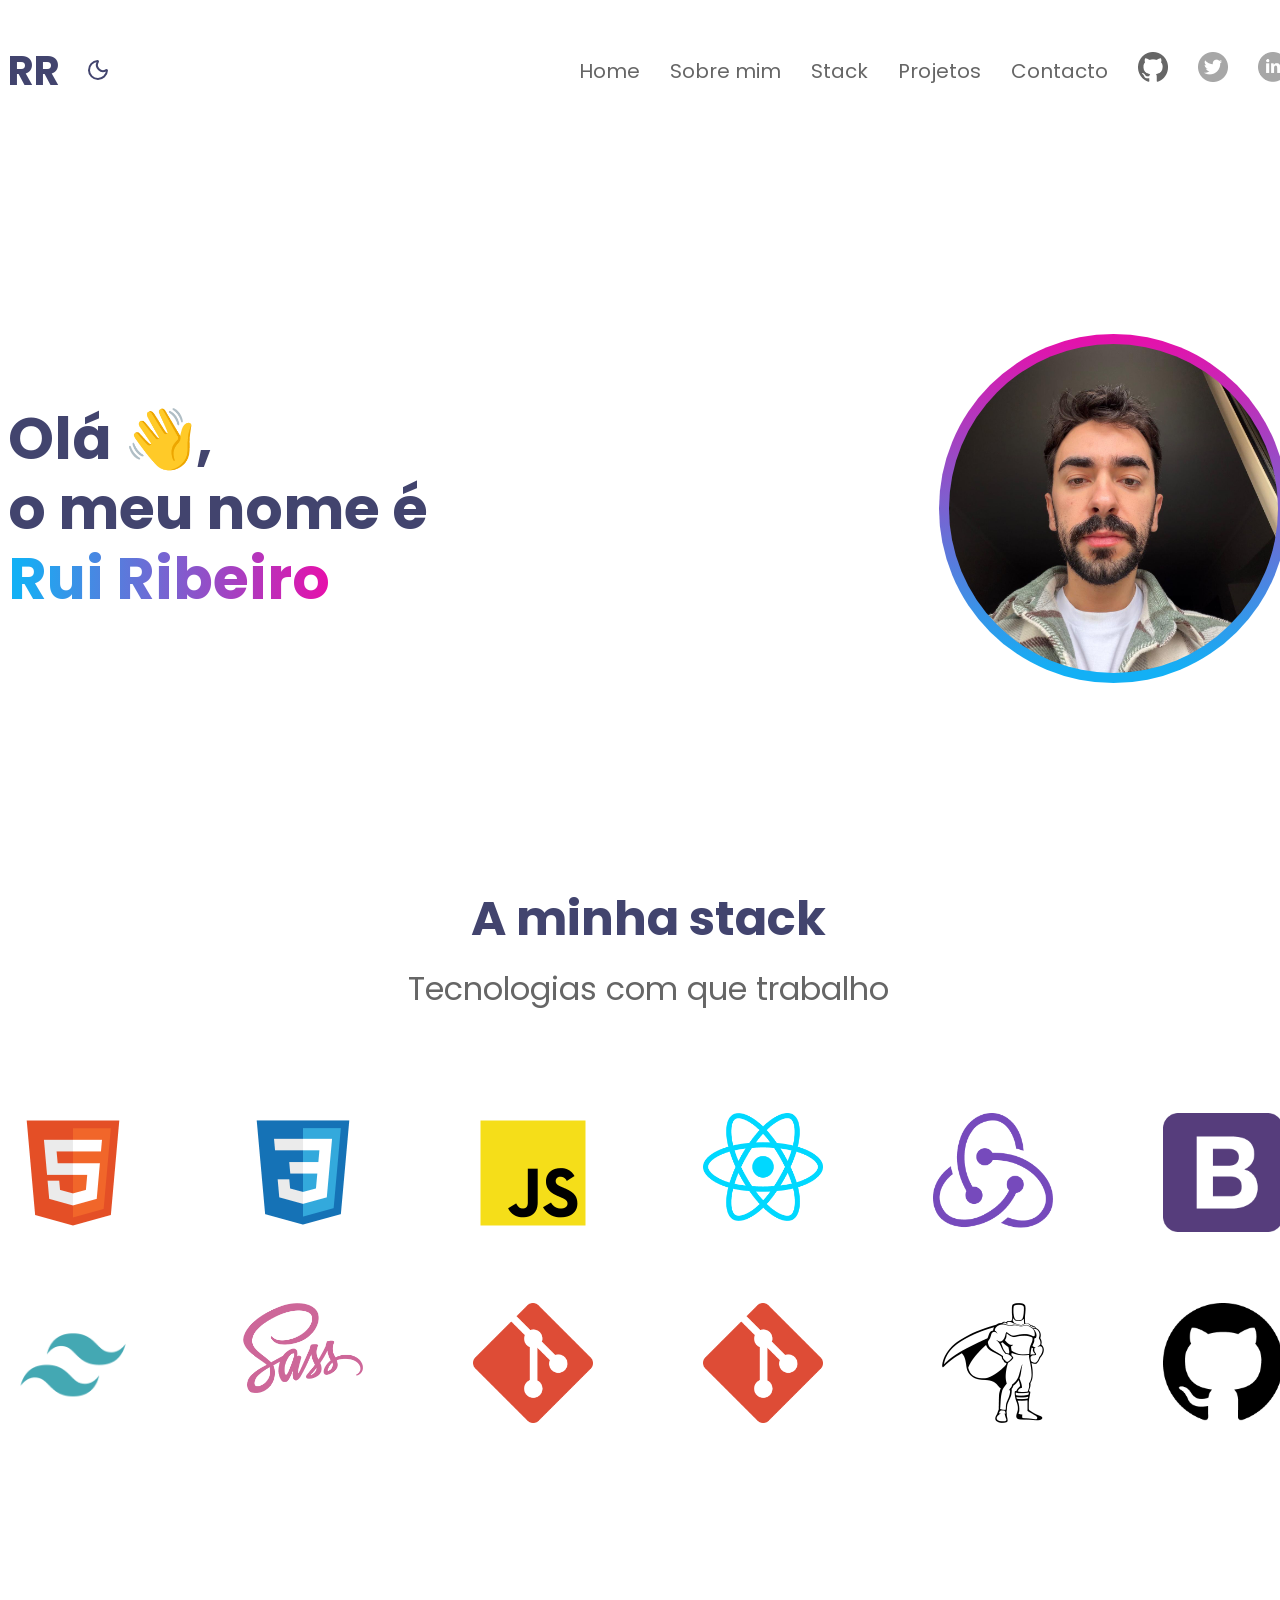
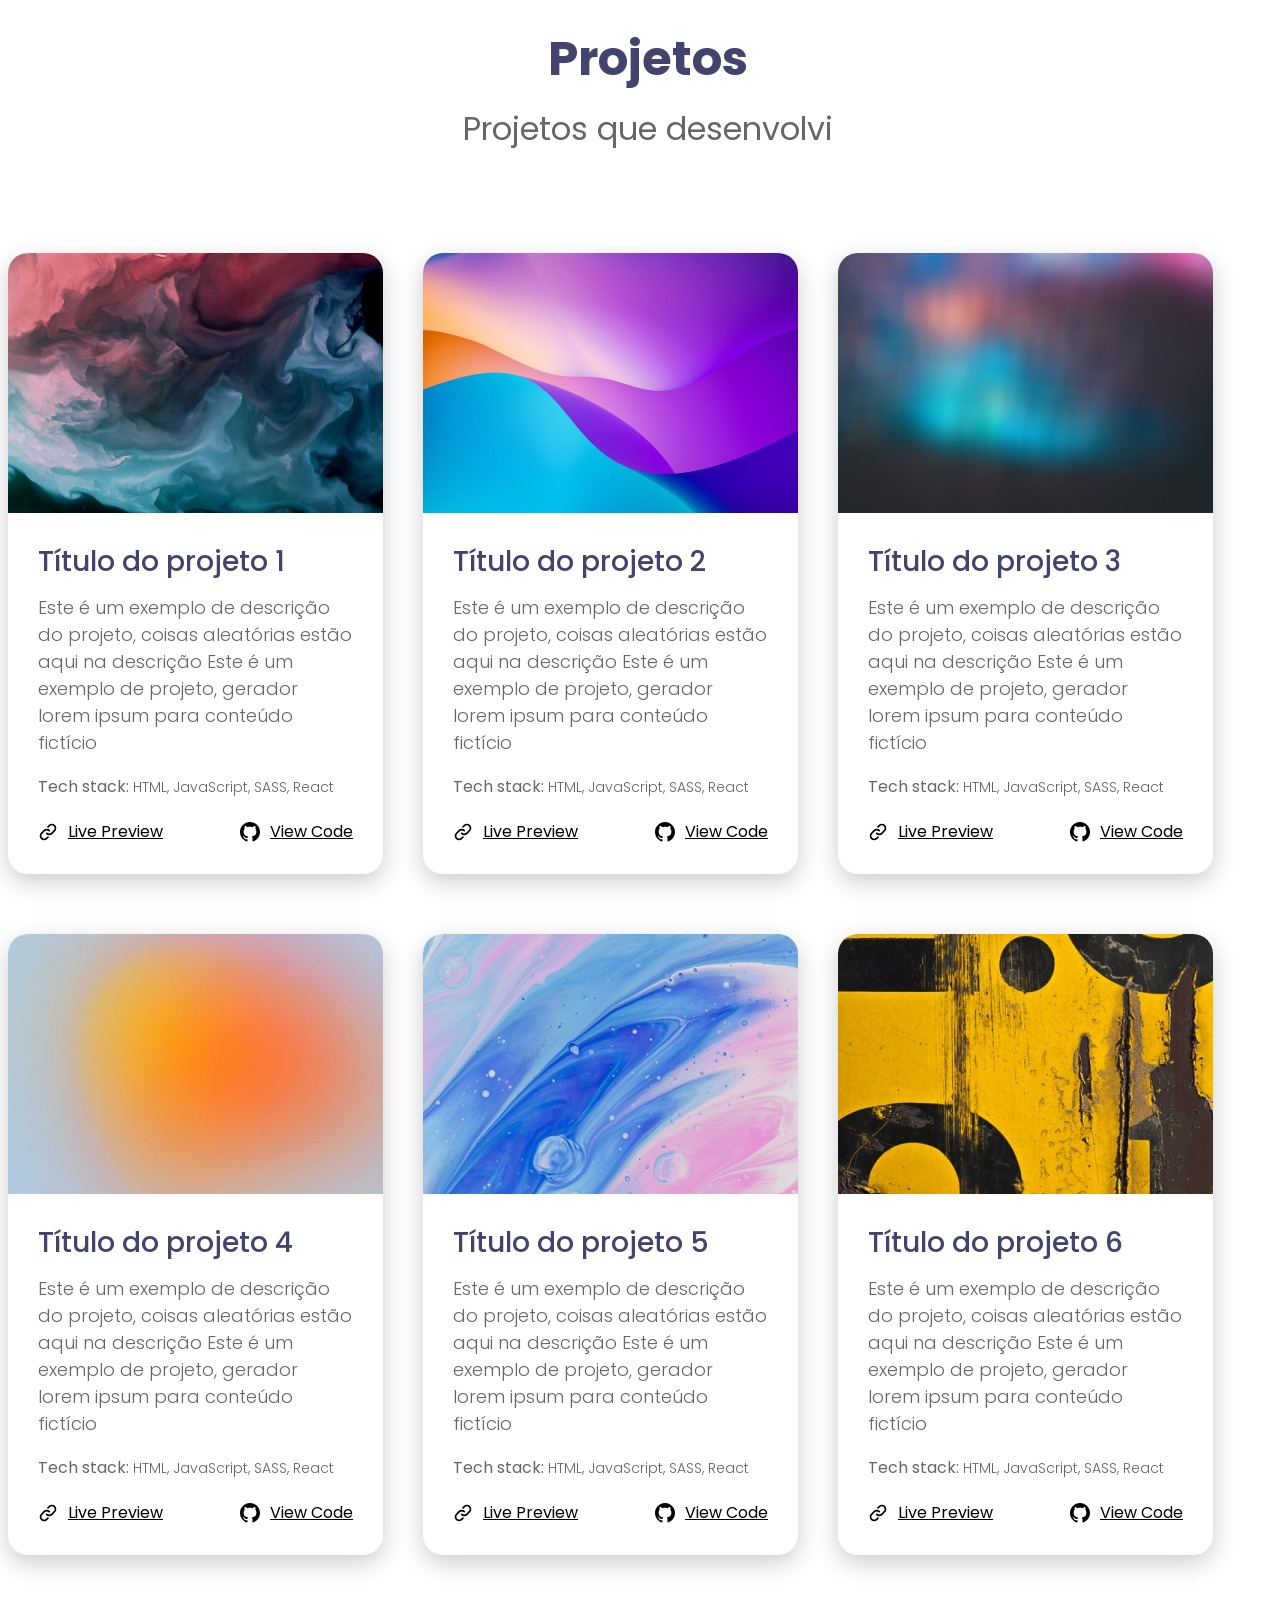
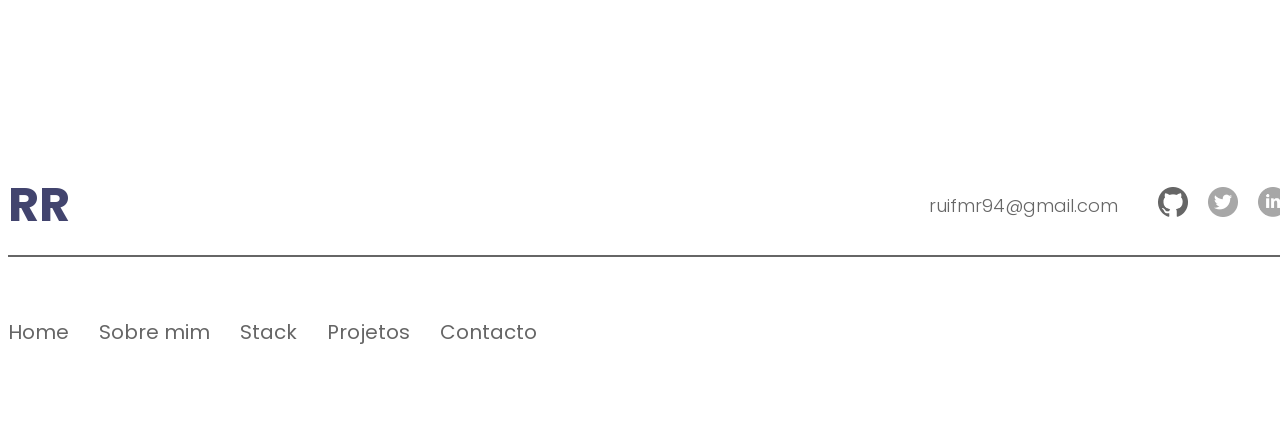
<file: index.html>
<!DOCTYPE html>
<html lang="pt" data-theme="light">
    <head>
        <title>Hello World</title>
        <meta charset="UTF-8" />
        <link rel="preconnect" href="https://fonts.googleapis.com">
        <link rel="preconnect" href="https://fonts.gstatic.com" crossorigin>
        <link 
            href="https://fonts.googleapis.com/css2?family=Poppins:ital,wght@0,100;0,200;0,300;0,400;0,500;0,600;0,700;0,800;0,900;1,100;1,200;1,300;1,400;1,500;1,600;1,700;1,800;1,900&family=Roboto:ital,wght@0,100..900;1,100..900&display=swap" 
            rel="stylesheet">
        <link rel="stylesheet" href="assets/css/main.css"/>
    </head>
    <body>
        <div class="container">
            <header class="primaryHeader">
            <div class="columnLeft">
                <h2>RR</h2>
                <button id="toggleDarkMode" onclick="toggleDarkMode()">
                    <svg xmlns="http://www.w3.org/2000/svg" 
                    width="24" 
                    height="24" 
                    viewBox="0 0 24 24" 
                    fill="none" 
                    stroke="currentColor" 
                    stroke-width="2" 
                    stroke-linecap="round" 
                    stroke-linejoin="round" 
                    class="lucide lucide-moon-icon lucide-moon">
                    <path d="M20.985 12.486a9 9 0 1 1-9.473-9.472c.405-.022.617.46.402.803a6 6 0 0 0 8.268 8.268c.344-.215.825-.004.803.401"/>
                    </svg>
                </button>
            </div>
            <div class="columnRight">
                <nav>
                    <ul>
                        <li>
                            <a href="index.html">Home</a>
                        </li>
                        <li>
                            <a href="about.html">Sobre mim</a>
                        </li>
                        <li>
                            <a href="stack.html">Stack</a>
                        </li>
                        <li>
                            <a href="projects.html">Projetos</a>
                        </li>
                        <li>
                            <a href="contact.html">Contacto</a>
                        </li>
                        <li>
                            <a href="https://github.com/FilipeCovas" target="_blank">
                                <img 
                                src="assets/images/logos_github.png" 
                                alt="icon github" 
                                width="30" 
                                height="30"/>
                            </a>    
                        </li>
                        <li>
                            <a href="https://x.com/ruiribeirooo" target="_blank">
                                <img 
                                src="assets/images/icon-twitter.png" 
                                alt="icon twitter" 
                                width="30" 
                                height="30"/>
                            </a>
                        </li>
                        <li>
                            <a href="https://www.linkedin.com/in/rui-ribeiro-93a347181/" target="_blank">
                                <img 
                                src="assets/images/icon-linkedin.png" 
                                alt="icon linkedin" 
                                width="30" 
                                height="30"/>
                            </a>
                        </li>
                    </ul>
                </nav>
            </div>
        </header>
        <main>
            <section class="sectionBanner">
                <div class="columnLeft">
                    <h1>Olá 👋, <br/>
                        o meu nome é <br/>
                        <span>Rui Ribeiro</span>
                    </h1>
                </div>
                <div class="columnRight">
                    <img 
                        src="assets/images/avatar.jpeg" 
                        alt="foto Rui Ribeiro"
                        width="349"
                        height="349"/>
                </div>
            </section>
            <section class="sectionStack">
                <header>
                    <h2>A minha stack</h2>
                    <h3>Tecnologias com que trabalho</h3>
                </header>
                <div class="stackImagesContainer">
                    <img 
                        src="assets/images/vscode-icons_file-type-html.png" 
                        alt="html" 
                        width="120"
                    />
                    <img 
                        src="assets/images/vscode-icons_file-type-css.png" 
                        alt="css" 
                        width="120"
                    />
                    <img 
                        src="assets/images/vscode-icons_file-type-js-official.png" 
                        alt="javascript" 
                        width="120"
                    />
                    <img 
                        src="assets/images/logos_react.png" 
                        alt="react" 
                        width="120"
                    />
                    <img 
                        src="assets/images/electron.png" 
                        alt="electron" 
                        width="120"
                    />
                     <img 
                        src="assets/images/logos_bootstrap.png" 
                        alt="bootstrap" 
                        width="120"
                    />
                    <img 
                        src="assets/images/vscode-icons_file-type-tailwind.png" 
                        alt="tailwind" 
                        width="120"
                    />
                    <img 
                        src="assets/images/logos_sass.png" 
                        alt="sass" 
                        width="120"
                    />
                    <img 
                        src="assets/images/logos_git-icon.png" 
                        alt="git" 
                        width="120"
                    />
                    <img 
                        src="assets/images/logos_git-icon.png" 
                        alt="git" 
                        width="120"
                    />
                    <img 
                        src="assets/images/cib_greensock (1).png" 
                        alt="greensock" 
                        width="120"
                        class="imageDark"
                    />
                    <img 
                        src="assets/images/cib_greensock_black.png" 
                        alt="greensock" 
                        width="120"
                        class="imageLight"
                    />
                    <img 
                        src="assets/images/akar-icons_github-fill (1).png" 
                        alt="github" 
                        width="120"
                        class="imageDark"
                    />
                    <img 
                        src="assets/images/akar-icons_github-fill_black.png" 
                        alt="github" 
                        width="120"
                        class="imageLight"
                    />
                </div>
            </section>
            <section class="sectionProjects">
                <header>
                    <h2>Projetos</h2>
                    <h3>Projetos que desenvolvi</h3>
                </header>
                <div class="projectsContainer">
                    <article class="projectBox">
                        <header>
                            <img 
                            src="assets/images/project1img.jpg" 
                            alt="img1"
                            width="375" />
                        </header>
                        <div class="projectContent">
                            <h4>Título do projeto 1</h4>
                            <p>
                                Este é um exemplo de descrição do projeto, coisas aleatórias 
                                estão aqui na descrição Este é um exemplo de projeto, gerador 
                                lorem ipsum para conteúdo fictício
                            </p>
                            <small>
                                <strong>Tech stack:</strong> HTML, JavaScript, SASS, React
                            </small>
                            <div class="projectActions">
                                <div class="linkWithIcon">
                                    <svg width="20" height="20" viewBox="0 0 20 20" fill="none" xmlns="http://www.w3.org/2000/svg">
                                        <path d="M11.2867 8.7133C10.6041 8.031 9.67846 7.64771 8.71334 7.64771C7.74821 7.64771 6.82259 8.031 6.14 8.7133L3.56584 11.2866C2.88324 11.9692 2.49976 12.895 2.49976 13.8604C2.49976 14.8257 2.88324 15.7515 3.56584 16.4341C4.24844 17.1167 5.17424 17.5002 6.13959 17.5002C7.10493 17.5002 8.03074 17.1167 8.71334 16.4341L10 15.1475" stroke="black" stroke-width="1.66667" stroke-linecap="round" stroke-linejoin="round"/>
                                        <path d="M8.71332 11.2867C9.39591 11.969 10.3215 12.3523 11.2867 12.3523C12.2518 12.3523 13.1774 11.969 13.86 11.2867L16.4342 8.71334C17.1168 8.03074 17.5002 7.10493 17.5002 6.13959C17.5002 5.17424 17.1168 4.24844 16.4342 3.56584C15.7516 2.88324 14.8257 2.49976 13.8604 2.49976C12.8951 2.49976 11.9693 2.88324 11.2867 3.56584L9.99998 4.8525" stroke="black" stroke-width="1.66667" stroke-linecap="round" stroke-linejoin="round"/>
                                    </svg>
                                    <a href="#">Live Preview</a>
                                </div>
                                <div class="linkWithIcon">
                                    <svg width="20" height="20" viewBox="0 0 20 20" fill="none" xmlns="http://www.w3.org/2000/svg">
                                        <g clip-path="url(#clip0_10_90)">
                                        <path fill-rule="evenodd" clip-rule="evenodd" d="M10 0C4.475 0 0 4.475 0 10C0 14.425 2.8625 18.1625 6.8375 19.4875C7.3375 19.575 7.525 19.275 7.525 19.0125C7.525 18.775 7.5125 17.9875 7.5125 17.15C5 17.6125 4.35 16.5375 4.15 15.975C4.0375 15.6875 3.55 14.8 3.125 14.5625C2.775 14.375 2.275 13.9125 3.1125 13.9C3.9 13.8875 4.4625 14.625 4.65 14.925C5.55 16.4375 6.9875 16.0125 7.5625 15.75C7.65 15.1 7.9125 14.6625 8.2 14.4125C5.975 14.1625 3.65 13.3 3.65 9.475C3.65 8.3875 4.0375 7.4875 4.675 6.7875C4.575 6.5375 4.225 5.5125 4.775 4.1375C4.775 4.1375 5.6125 3.875 7.525 5.1625C8.325 4.9375 9.175 4.825 10.025 4.825C10.875 4.825 11.725 4.9375 12.525 5.1625C14.4375 3.8625 15.275 4.1375 15.275 4.1375C15.825 5.5125 15.475 6.5375 15.375 6.7875C16.0125 7.4875 16.4 8.375 16.4 9.475C16.4 13.3125 14.0625 14.1625 11.8375 14.4125C12.2 14.725 12.5125 15.325 12.5125 16.2625C12.5125 17.6 12.5 18.675 12.5 19.0125C12.5 19.275 12.6875 19.5875 13.1875 19.4875C15.1726 18.8173 16.8976 17.5414 18.1197 15.8395C19.3418 14.1375 19.9994 12.0952 20 10C20 4.475 15.525 0 10 0Z" fill="black"/>
                                        </g>
                                        <defs>
                                        <clipPath id="clip0_10_90">
                                        <rect width="20" height="20" fill="white"/>
                                        </clipPath>
                                        </defs>
                                    </svg>
                                    <a href="#">View Code</a>
                                </div>
                            </div>
                        </div>
                    </article>
                    <article class="projectBox">
                        <header>
                            <img 
                            src="assets/images/project2img.jpg" 
                            alt="img1"
                            width="375" />
                        </header>
                        <div class="projectContent">
                            <h4>Título do projeto 2</h4>
                            <p>
                                Este é um exemplo de descrição do projeto, coisas aleatórias 
                                estão aqui na descrição Este é um exemplo de projeto, gerador 
                                lorem ipsum para conteúdo fictício
                            </p>
                            <small>
                                <strong>Tech stack:</strong> HTML, JavaScript, SASS, React
                            </small>
                            <div class="projectActions">
                                <div class="linkWithIcon">
                                    <svg width="20" height="20" viewBox="0 0 20 20" fill="none" xmlns="http://www.w3.org/2000/svg">
                                        <path d="M11.2867 8.7133C10.6041 8.031 9.67846 7.64771 8.71334 7.64771C7.74821 7.64771 6.82259 8.031 6.14 8.7133L3.56584 11.2866C2.88324 11.9692 2.49976 12.895 2.49976 13.8604C2.49976 14.8257 2.88324 15.7515 3.56584 16.4341C4.24844 17.1167 5.17424 17.5002 6.13959 17.5002C7.10493 17.5002 8.03074 17.1167 8.71334 16.4341L10 15.1475" stroke="black" stroke-width="1.66667" stroke-linecap="round" stroke-linejoin="round"/>
                                        <path d="M8.71332 11.2867C9.39591 11.969 10.3215 12.3523 11.2867 12.3523C12.2518 12.3523 13.1774 11.969 13.86 11.2867L16.4342 8.71334C17.1168 8.03074 17.5002 7.10493 17.5002 6.13959C17.5002 5.17424 17.1168 4.24844 16.4342 3.56584C15.7516 2.88324 14.8257 2.49976 13.8604 2.49976C12.8951 2.49976 11.9693 2.88324 11.2867 3.56584L9.99998 4.8525" stroke="black" stroke-width="1.66667" stroke-linecap="round" stroke-linejoin="round"/>
                                    </svg>
                                    <a href="#">Live Preview</a>
                                </div>
                                <div class="linkWithIcon">
                                    <svg width="20" height="20" viewBox="0 0 20 20" fill="none" xmlns="http://www.w3.org/2000/svg">
                                        <g clip-path="url(#clip0_10_90)">
                                        <path fill-rule="evenodd" clip-rule="evenodd" d="M10 0C4.475 0 0 4.475 0 10C0 14.425 2.8625 18.1625 6.8375 19.4875C7.3375 19.575 7.525 19.275 7.525 19.0125C7.525 18.775 7.5125 17.9875 7.5125 17.15C5 17.6125 4.35 16.5375 4.15 15.975C4.0375 15.6875 3.55 14.8 3.125 14.5625C2.775 14.375 2.275 13.9125 3.1125 13.9C3.9 13.8875 4.4625 14.625 4.65 14.925C5.55 16.4375 6.9875 16.0125 7.5625 15.75C7.65 15.1 7.9125 14.6625 8.2 14.4125C5.975 14.1625 3.65 13.3 3.65 9.475C3.65 8.3875 4.0375 7.4875 4.675 6.7875C4.575 6.5375 4.225 5.5125 4.775 4.1375C4.775 4.1375 5.6125 3.875 7.525 5.1625C8.325 4.9375 9.175 4.825 10.025 4.825C10.875 4.825 11.725 4.9375 12.525 5.1625C14.4375 3.8625 15.275 4.1375 15.275 4.1375C15.825 5.5125 15.475 6.5375 15.375 6.7875C16.0125 7.4875 16.4 8.375 16.4 9.475C16.4 13.3125 14.0625 14.1625 11.8375 14.4125C12.2 14.725 12.5125 15.325 12.5125 16.2625C12.5125 17.6 12.5 18.675 12.5 19.0125C12.5 19.275 12.6875 19.5875 13.1875 19.4875C15.1726 18.8173 16.8976 17.5414 18.1197 15.8395C19.3418 14.1375 19.9994 12.0952 20 10C20 4.475 15.525 0 10 0Z" fill="black"/>
                                        </g>
                                        <defs>
                                        <clipPath id="clip0_10_90">
                                        <rect width="20" height="20" fill="white"/>
                                        </clipPath>
                                        </defs>
                                    </svg>
                                    <a href="#">View Code</a>
                                </div>
                            </div>
                        </div>
                    </article>
                    <article class="projectBox">
                        <header>
                            <img 
                            src="assets/images/project3img.jpg" 
                            alt="img1"
                            width="375" />
                        </header>
                        <div class="projectContent">
                            <h4>Título do projeto 3</h4>
                            <p>
                                Este é um exemplo de descrição do projeto, coisas aleatórias 
                                estão aqui na descrição Este é um exemplo de projeto, gerador 
                                lorem ipsum para conteúdo fictício
                            </p>
                            <small>
                                <strong>Tech stack:</strong> HTML, JavaScript, SASS, React
                            </small>
                            <div class="projectActions">
                                <div class="linkWithIcon">
                                    <svg width="20" height="20" viewBox="0 0 20 20" fill="none" xmlns="http://www.w3.org/2000/svg">
                                        <path d="M11.2867 8.7133C10.6041 8.031 9.67846 7.64771 8.71334 7.64771C7.74821 7.64771 6.82259 8.031 6.14 8.7133L3.56584 11.2866C2.88324 11.9692 2.49976 12.895 2.49976 13.8604C2.49976 14.8257 2.88324 15.7515 3.56584 16.4341C4.24844 17.1167 5.17424 17.5002 6.13959 17.5002C7.10493 17.5002 8.03074 17.1167 8.71334 16.4341L10 15.1475" stroke="black" stroke-width="1.66667" stroke-linecap="round" stroke-linejoin="round"/>
                                        <path d="M8.71332 11.2867C9.39591 11.969 10.3215 12.3523 11.2867 12.3523C12.2518 12.3523 13.1774 11.969 13.86 11.2867L16.4342 8.71334C17.1168 8.03074 17.5002 7.10493 17.5002 6.13959C17.5002 5.17424 17.1168 4.24844 16.4342 3.56584C15.7516 2.88324 14.8257 2.49976 13.8604 2.49976C12.8951 2.49976 11.9693 2.88324 11.2867 3.56584L9.99998 4.8525" stroke="black" stroke-width="1.66667" stroke-linecap="round" stroke-linejoin="round"/>
                                    </svg>
                                    <a href="#">Live Preview</a>
                                </div>
                                <div class="linkWithIcon">
                                    <svg width="20" height="20" viewBox="0 0 20 20" fill="none" xmlns="http://www.w3.org/2000/svg">
                                        <g clip-path="url(#clip0_10_90)">
                                        <path fill-rule="evenodd" clip-rule="evenodd" d="M10 0C4.475 0 0 4.475 0 10C0 14.425 2.8625 18.1625 6.8375 19.4875C7.3375 19.575 7.525 19.275 7.525 19.0125C7.525 18.775 7.5125 17.9875 7.5125 17.15C5 17.6125 4.35 16.5375 4.15 15.975C4.0375 15.6875 3.55 14.8 3.125 14.5625C2.775 14.375 2.275 13.9125 3.1125 13.9C3.9 13.8875 4.4625 14.625 4.65 14.925C5.55 16.4375 6.9875 16.0125 7.5625 15.75C7.65 15.1 7.9125 14.6625 8.2 14.4125C5.975 14.1625 3.65 13.3 3.65 9.475C3.65 8.3875 4.0375 7.4875 4.675 6.7875C4.575 6.5375 4.225 5.5125 4.775 4.1375C4.775 4.1375 5.6125 3.875 7.525 5.1625C8.325 4.9375 9.175 4.825 10.025 4.825C10.875 4.825 11.725 4.9375 12.525 5.1625C14.4375 3.8625 15.275 4.1375 15.275 4.1375C15.825 5.5125 15.475 6.5375 15.375 6.7875C16.0125 7.4875 16.4 8.375 16.4 9.475C16.4 13.3125 14.0625 14.1625 11.8375 14.4125C12.2 14.725 12.5125 15.325 12.5125 16.2625C12.5125 17.6 12.5 18.675 12.5 19.0125C12.5 19.275 12.6875 19.5875 13.1875 19.4875C15.1726 18.8173 16.8976 17.5414 18.1197 15.8395C19.3418 14.1375 19.9994 12.0952 20 10C20 4.475 15.525 0 10 0Z" fill="black"/>
                                        </g>
                                        <defs>
                                        <clipPath id="clip0_10_90">
                                        <rect width="20" height="20" fill="white"/>
                                        </clipPath>
                                        </defs>
                                    </svg>
                                    <a href="#">View Code</a>
                                </div>
                            </div>
                        </div>
                    </article>
                    <article class="projectBox">
                        <header>
                            <img 
                            src="assets/images/project4img.jpg" 
                            alt="img1"
                            width="375" />
                        </header>
                        <div class="projectContent">
                            <h4>Título do projeto 4</h4>
                            <p>
                                Este é um exemplo de descrição do projeto, coisas aleatórias 
                                estão aqui na descrição Este é um exemplo de projeto, gerador 
                                lorem ipsum para conteúdo fictício
                            </p>
                            <small>
                                <strong>Tech stack:</strong> HTML, JavaScript, SASS, React
                            </small>
                            <div class="projectActions">
                                <div class="linkWithIcon">
                                    <svg width="20" height="20" viewBox="0 0 20 20" fill="none" xmlns="http://www.w3.org/2000/svg">
                                        <path d="M11.2867 8.7133C10.6041 8.031 9.67846 7.64771 8.71334 7.64771C7.74821 7.64771 6.82259 8.031 6.14 8.7133L3.56584 11.2866C2.88324 11.9692 2.49976 12.895 2.49976 13.8604C2.49976 14.8257 2.88324 15.7515 3.56584 16.4341C4.24844 17.1167 5.17424 17.5002 6.13959 17.5002C7.10493 17.5002 8.03074 17.1167 8.71334 16.4341L10 15.1475" stroke="black" stroke-width="1.66667" stroke-linecap="round" stroke-linejoin="round"/>
                                        <path d="M8.71332 11.2867C9.39591 11.969 10.3215 12.3523 11.2867 12.3523C12.2518 12.3523 13.1774 11.969 13.86 11.2867L16.4342 8.71334C17.1168 8.03074 17.5002 7.10493 17.5002 6.13959C17.5002 5.17424 17.1168 4.24844 16.4342 3.56584C15.7516 2.88324 14.8257 2.49976 13.8604 2.49976C12.8951 2.49976 11.9693 2.88324 11.2867 3.56584L9.99998 4.8525" stroke="black" stroke-width="1.66667" stroke-linecap="round" stroke-linejoin="round"/>
                                    </svg>
                                    <a href="#">Live Preview</a>
                                </div>
                                <div class="linkWithIcon">
                                    <svg width="20" height="20" viewBox="0 0 20 20" fill="none" xmlns="http://www.w3.org/2000/svg">
                                        <g clip-path="url(#clip0_10_90)">
                                        <path fill-rule="evenodd" clip-rule="evenodd" d="M10 0C4.475 0 0 4.475 0 10C0 14.425 2.8625 18.1625 6.8375 19.4875C7.3375 19.575 7.525 19.275 7.525 19.0125C7.525 18.775 7.5125 17.9875 7.5125 17.15C5 17.6125 4.35 16.5375 4.15 15.975C4.0375 15.6875 3.55 14.8 3.125 14.5625C2.775 14.375 2.275 13.9125 3.1125 13.9C3.9 13.8875 4.4625 14.625 4.65 14.925C5.55 16.4375 6.9875 16.0125 7.5625 15.75C7.65 15.1 7.9125 14.6625 8.2 14.4125C5.975 14.1625 3.65 13.3 3.65 9.475C3.65 8.3875 4.0375 7.4875 4.675 6.7875C4.575 6.5375 4.225 5.5125 4.775 4.1375C4.775 4.1375 5.6125 3.875 7.525 5.1625C8.325 4.9375 9.175 4.825 10.025 4.825C10.875 4.825 11.725 4.9375 12.525 5.1625C14.4375 3.8625 15.275 4.1375 15.275 4.1375C15.825 5.5125 15.475 6.5375 15.375 6.7875C16.0125 7.4875 16.4 8.375 16.4 9.475C16.4 13.3125 14.0625 14.1625 11.8375 14.4125C12.2 14.725 12.5125 15.325 12.5125 16.2625C12.5125 17.6 12.5 18.675 12.5 19.0125C12.5 19.275 12.6875 19.5875 13.1875 19.4875C15.1726 18.8173 16.8976 17.5414 18.1197 15.8395C19.3418 14.1375 19.9994 12.0952 20 10C20 4.475 15.525 0 10 0Z" fill="black"/>
                                        </g>
                                        <defs>
                                        <clipPath id="clip0_10_90">
                                        <rect width="20" height="20" fill="white"/>
                                        </clipPath>
                                        </defs>
                                    </svg>
                                    <a href="#">View Code</a>
                                </div>
                            </div>
                        </div>
                    </article>
                    <article class="projectBox">
                        <header>
                            <img 
                            src="assets/images/project5img.jpg" 
                            alt="img1"
                            width="375" />
                        </header>
                        <div class="projectContent">
                            <h4>Título do projeto 5</h4>
                            <p>
                                Este é um exemplo de descrição do projeto, coisas aleatórias 
                                estão aqui na descrição Este é um exemplo de projeto, gerador 
                                lorem ipsum para conteúdo fictício
                            </p>
                            <small>
                                <strong>Tech stack:</strong> HTML, JavaScript, SASS, React
                            </small>
                            <div class="projectActions">
                                <div class="linkWithIcon">
                                    <svg width="20" height="20" viewBox="0 0 20 20" fill="none" xmlns="http://www.w3.org/2000/svg">
                                        <path d="M11.2867 8.7133C10.6041 8.031 9.67846 7.64771 8.71334 7.64771C7.74821 7.64771 6.82259 8.031 6.14 8.7133L3.56584 11.2866C2.88324 11.9692 2.49976 12.895 2.49976 13.8604C2.49976 14.8257 2.88324 15.7515 3.56584 16.4341C4.24844 17.1167 5.17424 17.5002 6.13959 17.5002C7.10493 17.5002 8.03074 17.1167 8.71334 16.4341L10 15.1475" stroke="black" stroke-width="1.66667" stroke-linecap="round" stroke-linejoin="round"/>
                                        <path d="M8.71332 11.2867C9.39591 11.969 10.3215 12.3523 11.2867 12.3523C12.2518 12.3523 13.1774 11.969 13.86 11.2867L16.4342 8.71334C17.1168 8.03074 17.5002 7.10493 17.5002 6.13959C17.5002 5.17424 17.1168 4.24844 16.4342 3.56584C15.7516 2.88324 14.8257 2.49976 13.8604 2.49976C12.8951 2.49976 11.9693 2.88324 11.2867 3.56584L9.99998 4.8525" stroke="black" stroke-width="1.66667" stroke-linecap="round" stroke-linejoin="round"/>
                                    </svg>
                                    <a href="#">Live Preview</a>
                                </div>
                                <div class="linkWithIcon">
                                    <svg width="20" height="20" viewBox="0 0 20 20" fill="none" xmlns="http://www.w3.org/2000/svg">
                                        <g clip-path="url(#clip0_10_90)">
                                        <path fill-rule="evenodd" clip-rule="evenodd" d="M10 0C4.475 0 0 4.475 0 10C0 14.425 2.8625 18.1625 6.8375 19.4875C7.3375 19.575 7.525 19.275 7.525 19.0125C7.525 18.775 7.5125 17.9875 7.5125 17.15C5 17.6125 4.35 16.5375 4.15 15.975C4.0375 15.6875 3.55 14.8 3.125 14.5625C2.775 14.375 2.275 13.9125 3.1125 13.9C3.9 13.8875 4.4625 14.625 4.65 14.925C5.55 16.4375 6.9875 16.0125 7.5625 15.75C7.65 15.1 7.9125 14.6625 8.2 14.4125C5.975 14.1625 3.65 13.3 3.65 9.475C3.65 8.3875 4.0375 7.4875 4.675 6.7875C4.575 6.5375 4.225 5.5125 4.775 4.1375C4.775 4.1375 5.6125 3.875 7.525 5.1625C8.325 4.9375 9.175 4.825 10.025 4.825C10.875 4.825 11.725 4.9375 12.525 5.1625C14.4375 3.8625 15.275 4.1375 15.275 4.1375C15.825 5.5125 15.475 6.5375 15.375 6.7875C16.0125 7.4875 16.4 8.375 16.4 9.475C16.4 13.3125 14.0625 14.1625 11.8375 14.4125C12.2 14.725 12.5125 15.325 12.5125 16.2625C12.5125 17.6 12.5 18.675 12.5 19.0125C12.5 19.275 12.6875 19.5875 13.1875 19.4875C15.1726 18.8173 16.8976 17.5414 18.1197 15.8395C19.3418 14.1375 19.9994 12.0952 20 10C20 4.475 15.525 0 10 0Z" fill="black"/>
                                        </g>
                                        <defs>
                                        <clipPath id="clip0_10_90">
                                        <rect width="20" height="20" fill="white"/>
                                        </clipPath>
                                        </defs>
                                    </svg>
                                    <a href="#">View Code</a>
                                </div>
                            </div>
                        </div>
                    </article>
                    <article class="projectBox">
                        <header>
                            <img 
                            src="assets/images/project6img.jpg" 
                            alt="img1"
                            width="375" />
                        </header>
                        <div class="projectContent">
                            <h4>Título do projeto 6</h4>
                            <p>
                                Este é um exemplo de descrição do projeto, coisas aleatórias 
                                estão aqui na descrição Este é um exemplo de projeto, gerador 
                                lorem ipsum para conteúdo fictício
                            </p>
                            <small>
                                <strong>Tech stack:</strong> HTML, JavaScript, SASS, React
                            </small>
                            <div class="projectActions">
                                <div class="linkWithIcon">
                                    <svg width="20" height="20" viewBox="0 0 20 20" fill="none" xmlns="http://www.w3.org/2000/svg">
                                        <path d="M11.2867 8.7133C10.6041 8.031 9.67846 7.64771 8.71334 7.64771C7.74821 7.64771 6.82259 8.031 6.14 8.7133L3.56584 11.2866C2.88324 11.9692 2.49976 12.895 2.49976 13.8604C2.49976 14.8257 2.88324 15.7515 3.56584 16.4341C4.24844 17.1167 5.17424 17.5002 6.13959 17.5002C7.10493 17.5002 8.03074 17.1167 8.71334 16.4341L10 15.1475" stroke="black" stroke-width="1.66667" stroke-linecap="round" stroke-linejoin="round"/>
                                        <path d="M8.71332 11.2867C9.39591 11.969 10.3215 12.3523 11.2867 12.3523C12.2518 12.3523 13.1774 11.969 13.86 11.2867L16.4342 8.71334C17.1168 8.03074 17.5002 7.10493 17.5002 6.13959C17.5002 5.17424 17.1168 4.24844 16.4342 3.56584C15.7516 2.88324 14.8257 2.49976 13.8604 2.49976C12.8951 2.49976 11.9693 2.88324 11.2867 3.56584L9.99998 4.8525" stroke="black" stroke-width="1.66667" stroke-linecap="round" stroke-linejoin="round"/>
                                    </svg>
                                    <a href="#">Live Preview</a>
                                </div>
                                <div class="linkWithIcon">
                                    <svg width="20" height="20" viewBox="0 0 20 20" fill="none" xmlns="http://www.w3.org/2000/svg">
                                        <g clip-path="url(#clip0_10_90)">
                                        <path fill-rule="evenodd" clip-rule="evenodd" d="M10 0C4.475 0 0 4.475 0 10C0 14.425 2.8625 18.1625 6.8375 19.4875C7.3375 19.575 7.525 19.275 7.525 19.0125C7.525 18.775 7.5125 17.9875 7.5125 17.15C5 17.6125 4.35 16.5375 4.15 15.975C4.0375 15.6875 3.55 14.8 3.125 14.5625C2.775 14.375 2.275 13.9125 3.1125 13.9C3.9 13.8875 4.4625 14.625 4.65 14.925C5.55 16.4375 6.9875 16.0125 7.5625 15.75C7.65 15.1 7.9125 14.6625 8.2 14.4125C5.975 14.1625 3.65 13.3 3.65 9.475C3.65 8.3875 4.0375 7.4875 4.675 6.7875C4.575 6.5375 4.225 5.5125 4.775 4.1375C4.775 4.1375 5.6125 3.875 7.525 5.1625C8.325 4.9375 9.175 4.825 10.025 4.825C10.875 4.825 11.725 4.9375 12.525 5.1625C14.4375 3.8625 15.275 4.1375 15.275 4.1375C15.825 5.5125 15.475 6.5375 15.375 6.7875C16.0125 7.4875 16.4 8.375 16.4 9.475C16.4 13.3125 14.0625 14.1625 11.8375 14.4125C12.2 14.725 12.5125 15.325 12.5125 16.2625C12.5125 17.6 12.5 18.675 12.5 19.0125C12.5 19.275 12.6875 19.5875 13.1875 19.4875C15.1726 18.8173 16.8976 17.5414 18.1197 15.8395C19.3418 14.1375 19.9994 12.0952 20 10C20 4.475 15.525 0 10 0Z" fill="black"/>
                                        </g>
                                        <defs>
                                        <clipPath id="clip0_10_90">
                                        <rect width="20" height="20" fill="white"/>
                                        </clipPath>
                                        </defs>
                                    </svg>
                                    <a href="#">View Code</a>
                                </div>
                            </div>
                        </div>
                    </article>
                </div>
            </section>
            <footer class="footerWrapper">
                <div class="mainFooter">
                    <div class="mainFooterColumn left">
                        <h2>RR</h2>
                    </div>
                    <div class="mainFooterColumn right">
                        <div>
                            <a href="mailto:">ruifmr94@gmail.com</a>
                        </div>
                        <div>
                            <ul>
                            <li>
                            <a href="https://github.com/FilipeCovas" target="_blank">
                                <img 
                                src="assets/images/logos_github.png" 
                                alt="icon github" 
                                width="30" 
                                height="30"/>
                            </a>    
                        </li>
                        <li>
                            <a href="https://x.com/ruiribeirooo" target="_blank">
                                <img 
                                src="assets/images/icon-twitter.png" 
                                alt="icon twitter" 
                                width="30" 
                                height="30"/>
                            </a>
                        </li>
                        <li>
                            <a href="https://www.linkedin.com/in/rui-ribeiro-93a347181/" target="_blank">
                                <img 
                                src="assets/images/icon-linkedin.png" 
                                alt="icon linkedin" 
                                width="30" 
                                height="30"/>
                            </a>
                        </li>
                        </ul>
                        </div>
                    </div>
                </div>
                <div class="miniFooter">
                     <nav>
                    <ul>
                        <li>
                            <a href="index.html">Home</a>
                        </li>
                        <li>
                            <a href="about.html">Sobre mim</a>
                        </li>
                        <li>
                            <a href="stack.html">Stack</a>
                        </li>
                        <li>
                            <a href="projects.html">Projetos</a>
                        </li>
                        <li>
                            <a href="contact.html">Contacto</a>
                        </li>
                    </ul>
                </nav>
                </div>

            </footer>
        </main>
        </div>
        <script src="assets/js/main.js"></script>
    </body>
</html>
</file>
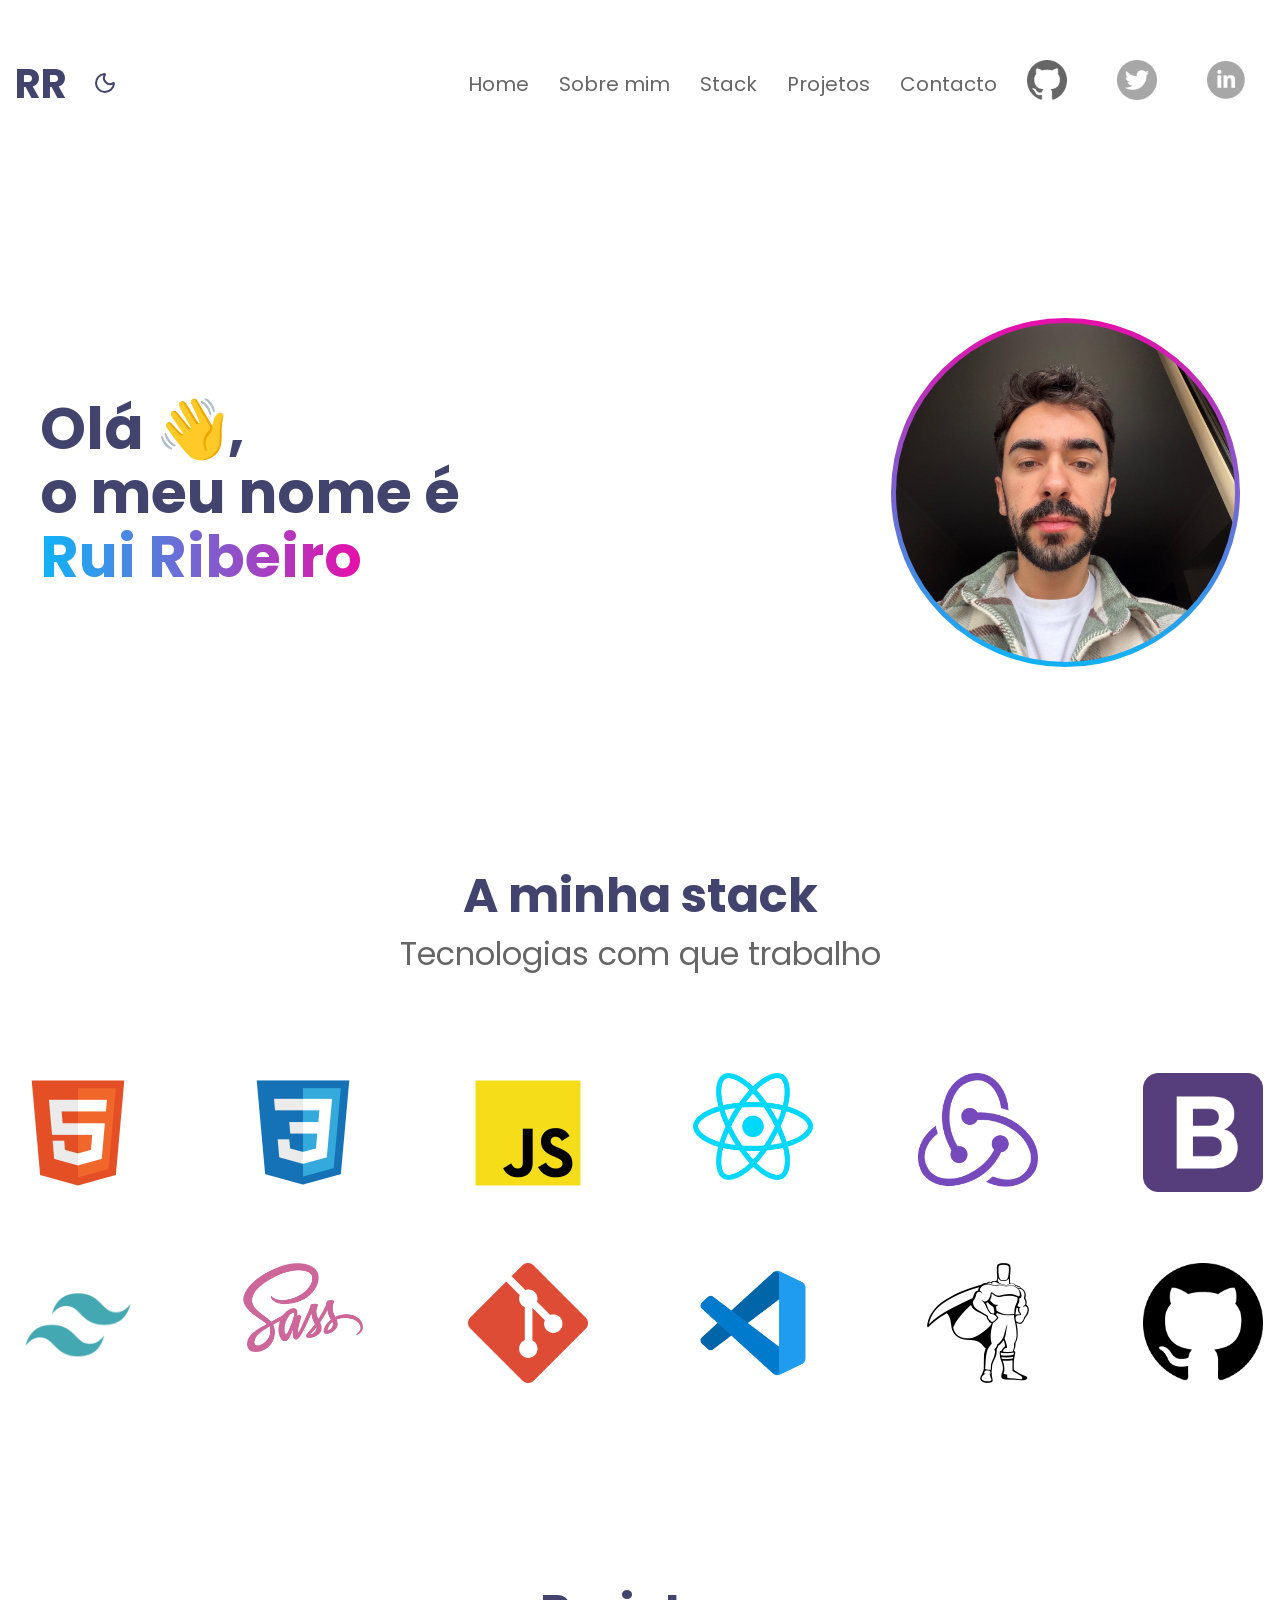
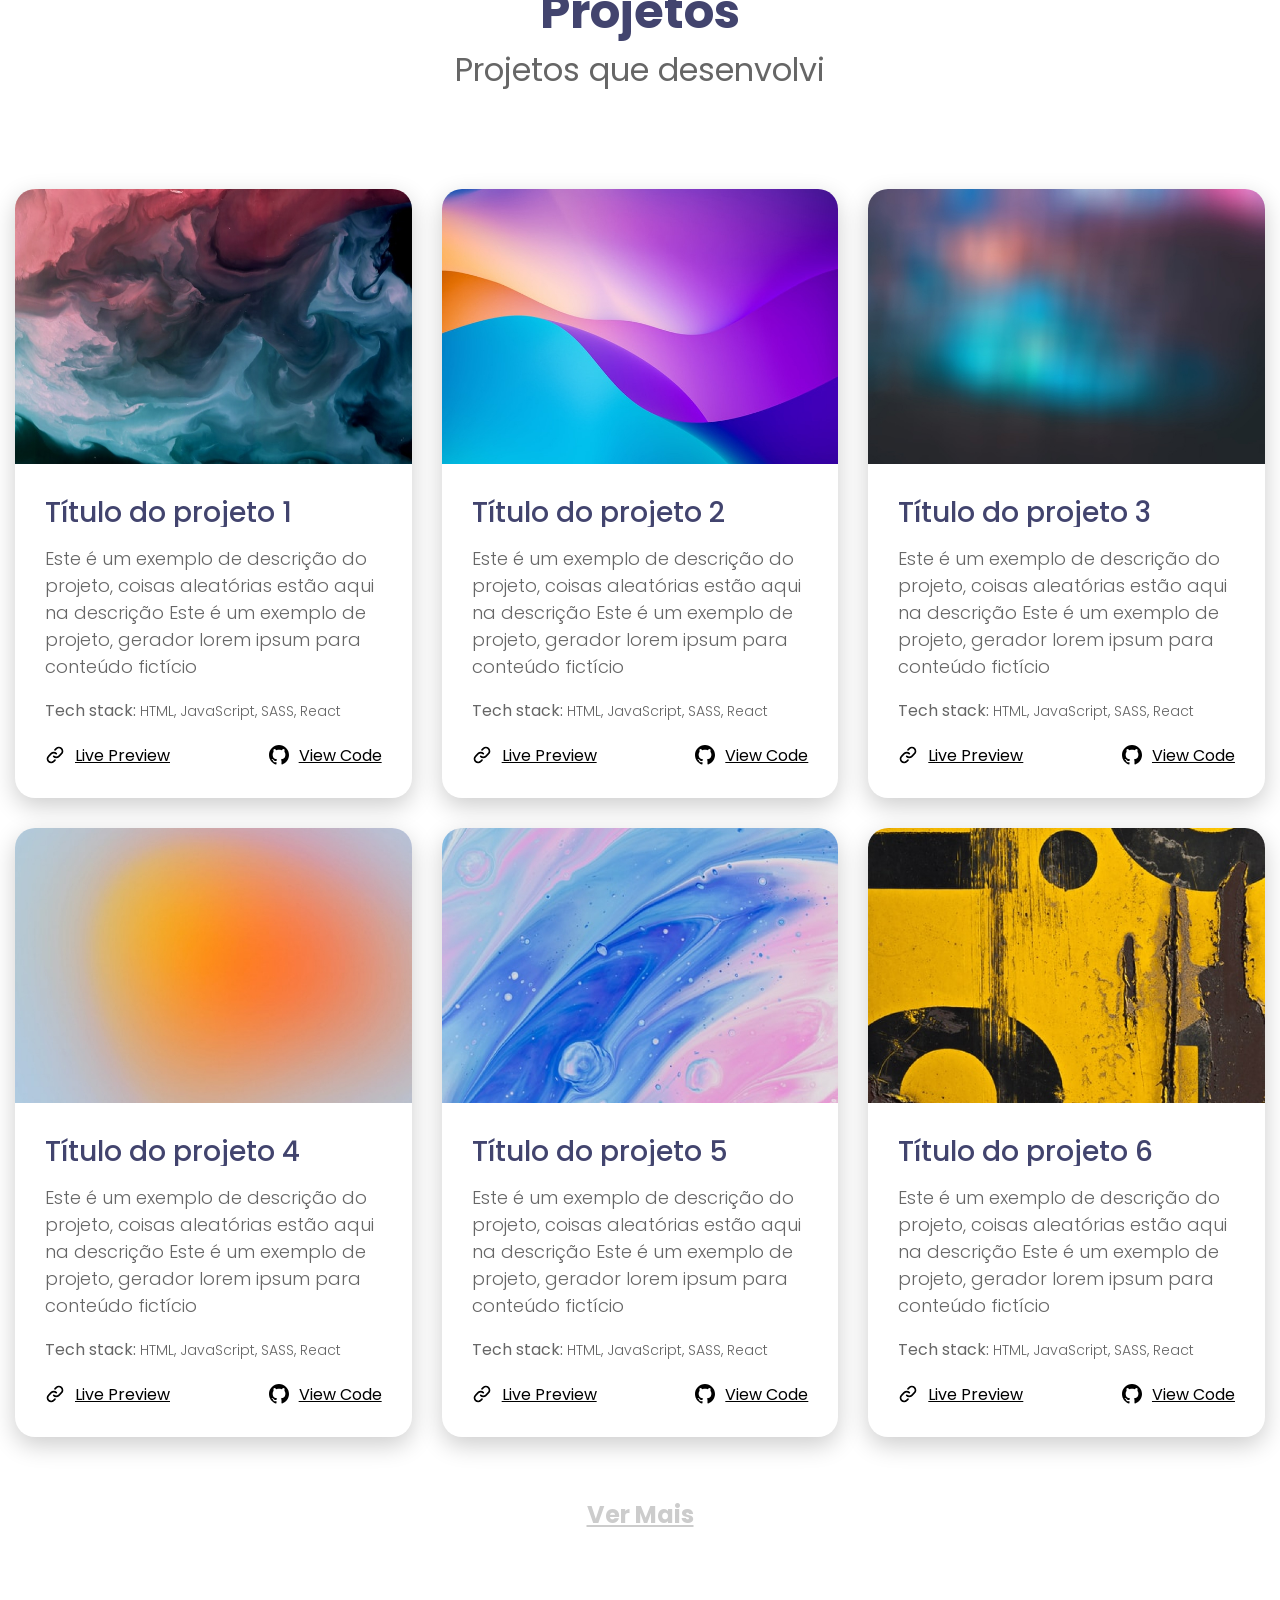
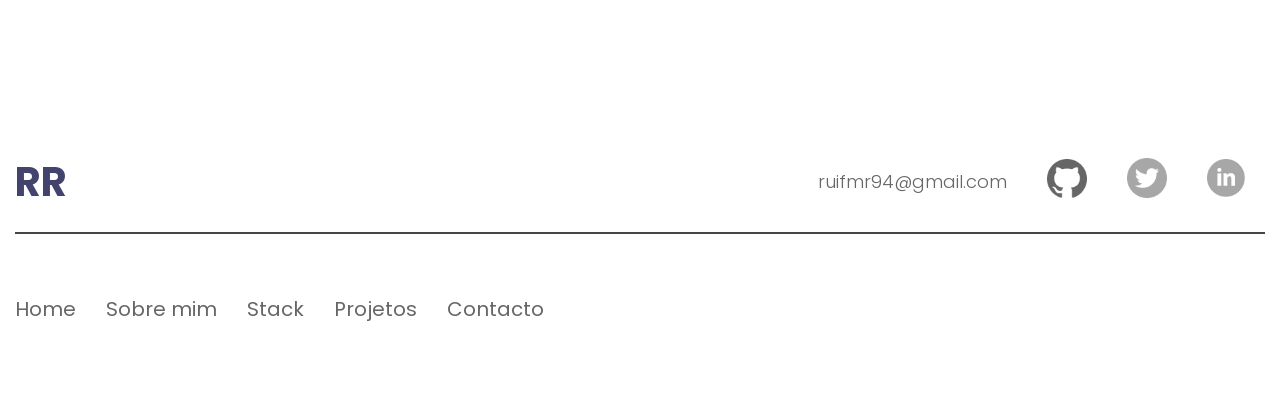
<file: src/index.html>
<!DOCTYPE html>
<html lang="pt" data-theme="light">

<head>
    <title>Hello World</title>
    <meta charset="UTF-8" />
    <link rel="preconnect" href="https://fonts.googleapis.com">
    <link rel="preconnect" href="https://fonts.gstatic.com" crossorigin>
    <link
        href="https://fonts.googleapis.com/css2?family=Poppins:ital,wght@0,100;0,200;0,300;0,400;0,500;0,600;0,700;0,800;0,900;1,100;1,200;1,300;1,400;1,500;1,600;1,700;1,800;1,900&family=Roboto:ital,wght@0,100..900;1,100..900&display=swap"
        rel="stylesheet">
    <link rel="stylesheet" href="css/main.css" />
    <meta name="viewport" content="width=device-width, initial-scale=1.0" />
</head>

<body>
    <div class="container">
        <header class="primaryHeader">
            <div class="columnLeft">
                <a href="index.html">RR</a>
                <button id="toggleDarkMode" onclick="toggleDarkMode()">
                    <svg xmlns="http://www.w3.org/2000/svg" width="24" height="24" viewBox="0 0 24 24" fill="none"
                        stroke="currentColor" stroke-width="2" stroke-linecap="round" stroke-linejoin="round"
                        class="lucide lucide-moon-icon lucide-moon">
                        <path
                            d="M20.985 12.486a9 9 0 1 1-9.473-9.472c.405-.022.617.46.402.803a6 6 0 0 0 8.268 8.268c.344-.215.825-.004.803.401" />
                    </svg>
                </button>
            </div>
            <div class="columnRight">
                <nav>
                    <ul>
                        <li>
                            <a href="index.html">Home</a>
                        </li>
                        <li>
                            <a href="about.html">Sobre mim</a>
                        </li>
                        <li>
                            <a href="stack.html">Stack</a>
                        </li>
                        <li>
                            <a href="projects.html">Projetos</a>
                        </li>
                        <li>
                            <a href="contact.html">Contacto</a>
                        </li>
                        <li>
                            <a href="https://github.com/ruiribeiroo" target="_blank">
                                <img src="assets/images/logos_github.png" alt="icon github" width="30" height="30" />
                            </a>
                        </li>
                        <li>
                            <a href="https://x.com/ruiribeirooo" target="_blank">
                                <img src="assets/images/icon-twitter.png" alt="icon twitter" width="30" height="30" />
                            </a>
                        </li>
                        <li>
                            <a href="https://www.linkedin.com/in/rui-ribeiro-93a347181/" target="_blank">
                                <img src="assets/images/icon-linkedin.png" alt="icon linkedin" width="30" height="30" />
                            </a>
                        </li>
                    </ul>
                </nav>
                <div class="menuMobileWrapper">
                    <button onclick="openMenuMobile()" class="btnOpenMenuMobile">
                        <svg width="32" height="32" viewBox="0 0 32 32" fill="none" xmlns="http://www.w3.org/2000/svg">
                            <path d="M5.33337 6.66667H26.6667" stroke="white" stroke-width="4" stroke-linecap="round"
                                stroke-linejoin="round" />
                            <path d="M5.33337 16H26.6667" stroke="white" stroke-width="4" stroke-linecap="round"
                                stroke-linejoin="round" />
                            <path d="M5.33337 25.3333H26.6667" stroke="white" stroke-width="4" stroke-linecap="round"
                                stroke-linejoin="round" />
                        </svg>
                    </button>
                    <div class="drawerMenu">
                        <div>
                            <button onclick="closeMenuMobile()" class="btnCloseMenuMobile">
                                <svg width="37" height="37" viewBox="0 0 37 37" fill="none"
                                    xmlns="http://www.w3.org/2000/svg">
                                    <path
                                        d="M29.2917 4.625H7.70833C6.00546 4.625 4.625 6.00546 4.625 7.70833V29.2917C4.625 30.9945 6.00546 32.375 7.70833 32.375H29.2917C30.9945 32.375 32.375 30.9945 32.375 29.2917V7.70833C32.375 6.00546 30.9945 4.625 29.2917 4.625Z"
                                        stroke="#42446E" stroke-width="3" stroke-linecap="round"
                                        stroke-linejoin="round" />
                                    <path d="M23.125 4.625V32.375" stroke="#42446E" stroke-width="3"
                                        stroke-linecap="round" stroke-linejoin="round" />
                                    <path d="M12.3334 13.875L16.9584 18.5L12.3334 23.125" stroke="#42446E"
                                        stroke-width="3" stroke-linecap="round" stroke-linejoin="round" />
                                </svg>
                            </button>
                            <nav>
                                <ul>
                                    <li>
                                        <a href="index.html">Home</a>
                                    </li>
                                    <li>
                                        <a href="about.html">Sobre mim</a>
                                    </li>
                                    <li>
                                        <a href="stack.html">Stack</a>
                                    </li>
                                    <li>
                                        <a href="projects.html">Projetos</a>
                                    </li>
                                    <li>
                                        <a href="contact.html">Contacto</a>
                                    </li>
                                </ul>
                            </nav>
                        </div>
                        <div class="footerWrapper">
                            <div class="mainFooter">
                                <div class="mainFooterColumn left">
                                    <h2>RR</h2>
                                </div>
                                <div class="mainFooterColumn right">
                                    <div>
                                        <a href="mailto:">ruifmr94@gmail.com</a>
                                    </div>
                                    <div>
                                        <ul>
                                            <li>
                                                <a href="https://github.com/FilipeCovas" target="_blank">
                                                    <img src="assets/images/logos_github.png" alt="icon github"
                                                        width="30" height="30" />
                                                </a>
                                            </li>
                                            <li>
                                                <a href="https://x.com/ruiribeirooo" target="_blank">
                                                    <img src="assets/images/icon-twitter.png" alt="icon twitter"
                                                        width="30" height="30" />
                                                </a>
                                            </li>
                                            <li>
                                                <a href="https://www.linkedin.com/in/rui-ribeiro-93a347181/"
                                                    target="_blank">
                                                    <img src="assets/images/icon-linkedin.png" alt="icon linkedin"
                                                        width="30" height="30" />
                                                </a>
                                            </li>
                                        </ul>
                                    </div>
                                </div>
                            </div>
                            </footer>
                        </div>
                    </div>
                </div>
        </header>
        <main>
            <section class="sectionBanner">
                <div class="columnLeft">
                    <h1>Olá 👋, <br />
                        o meu nome é <br />
                        <span>Rui Ribeiro</span>
                    </h1>
                </div>
                <div class="columnRight">
                    <img src="assets/images/avatar.jpeg" alt="foto Rui Ribeiro" width="349" height="349" />
                </div>
            </section>
            <section class="sectionStack">
                <header>
                    <h2>A minha stack</h2>
                    <h3>Tecnologias com que trabalho</h3>
                </header>
                <div class="stackImagesContainer">
                    <img src="assets/images/vscode-icons_file-type-html.png" alt="html" />
                    <img src="assets/images/vscode-icons_file-type-css.png" alt="css" />
                    <img src="assets/images/vscode-icons_file-type-js-official.png" alt="javascript" />
                    <img src="assets/images/logos_react.png" alt="react" />
                    <img src="assets/images/electron.png" alt="electron" />
                    <img src="assets/images/logos_bootstrap.png" alt="bootstrap" />
                    <img src="assets/images/vscode-icons_file-type-tailwind.png" alt="tailwind" />
                    <img src="assets/images/logos_sass.png" alt="sass" />
                    <img src="assets/images/logos_git-icon.png" alt="git" />
                    <img src="assets/images/vscode-icons_file-type-vscode.png" alt="vscode" />
                    <img src="assets/images/cib_greensock (1).png" alt="greensock" class="imageDark" />
                    <img src="assets/images/cib_greensock_black.png" alt="greensock" class="imageLight" />
                    <img src="assets/images/akar-icons_github-fill (1).png" alt="github" class="imageDark" />
                    <img src="assets/images/akar-icons_github-fill_black.png" alt="github" class="imageLight" />
                </div>
            </section>
            <section class="sectionProjects">
                <header>
                    <h2>Projetos</h2>
                    <h3>Projetos que desenvolvi</h3>
                </header>
                <div class="projectsContainer">
                    <article class="projectBox">
                        <header>
                            <img src="assets/images/project1img.jpg" alt="img1" />
                        </header>
                        <div class="projectContent">
                            <h4>Título do projeto 1</h4>
                            <p>
                                Este é um exemplo de descrição do projeto, coisas aleatórias
                                estão aqui na descrição Este é um exemplo de projeto, gerador
                                lorem ipsum para conteúdo fictício
                            </p>
                            <small>
                                <strong>Tech stack:</strong> HTML, JavaScript, SASS, React
                            </small>
                            <div class="projectActions">
                                <div class="linkWithIcon">
                                    <svg width="20" height="20" viewBox="0 0 20 20" fill="none"
                                        xmlns="http://www.w3.org/2000/svg">
                                        <path
                                            d="M11.2867 8.7133C10.6041 8.031 9.67846 7.64771 8.71334 7.64771C7.74821 7.64771 6.82259 8.031 6.14 8.7133L3.56584 11.2866C2.88324 11.9692 2.49976 12.895 2.49976 13.8604C2.49976 14.8257 2.88324 15.7515 3.56584 16.4341C4.24844 17.1167 5.17424 17.5002 6.13959 17.5002C7.10493 17.5002 8.03074 17.1167 8.71334 16.4341L10 15.1475"
                                            stroke="black" stroke-width="1.66667" stroke-linecap="round"
                                            stroke-linejoin="round" />
                                        <path
                                            d="M8.71332 11.2867C9.39591 11.969 10.3215 12.3523 11.2867 12.3523C12.2518 12.3523 13.1774 11.969 13.86 11.2867L16.4342 8.71334C17.1168 8.03074 17.5002 7.10493 17.5002 6.13959C17.5002 5.17424 17.1168 4.24844 16.4342 3.56584C15.7516 2.88324 14.8257 2.49976 13.8604 2.49976C12.8951 2.49976 11.9693 2.88324 11.2867 3.56584L9.99998 4.8525"
                                            stroke="black" stroke-width="1.66667" stroke-linecap="round"
                                            stroke-linejoin="round" />
                                    </svg>
                                    <a href="#">Live Preview</a>
                                </div>
                                <div class="linkWithIcon">
                                    <svg width="20" height="20" viewBox="0 0 20 20" fill="none"
                                        xmlns="http://www.w3.org/2000/svg">
                                        <g clip-path="url(#clip0_10_90)">
                                            <path fill-rule="evenodd" clip-rule="evenodd"
                                                d="M10 0C4.475 0 0 4.475 0 10C0 14.425 2.8625 18.1625 6.8375 19.4875C7.3375 19.575 7.525 19.275 7.525 19.0125C7.525 18.775 7.5125 17.9875 7.5125 17.15C5 17.6125 4.35 16.5375 4.15 15.975C4.0375 15.6875 3.55 14.8 3.125 14.5625C2.775 14.375 2.275 13.9125 3.1125 13.9C3.9 13.8875 4.4625 14.625 4.65 14.925C5.55 16.4375 6.9875 16.0125 7.5625 15.75C7.65 15.1 7.9125 14.6625 8.2 14.4125C5.975 14.1625 3.65 13.3 3.65 9.475C3.65 8.3875 4.0375 7.4875 4.675 6.7875C4.575 6.5375 4.225 5.5125 4.775 4.1375C4.775 4.1375 5.6125 3.875 7.525 5.1625C8.325 4.9375 9.175 4.825 10.025 4.825C10.875 4.825 11.725 4.9375 12.525 5.1625C14.4375 3.8625 15.275 4.1375 15.275 4.1375C15.825 5.5125 15.475 6.5375 15.375 6.7875C16.0125 7.4875 16.4 8.375 16.4 9.475C16.4 13.3125 14.0625 14.1625 11.8375 14.4125C12.2 14.725 12.5125 15.325 12.5125 16.2625C12.5125 17.6 12.5 18.675 12.5 19.0125C12.5 19.275 12.6875 19.5875 13.1875 19.4875C15.1726 18.8173 16.8976 17.5414 18.1197 15.8395C19.3418 14.1375 19.9994 12.0952 20 10C20 4.475 15.525 0 10 0Z"
                                                fill="black" />
                                        </g>
                                        <defs>
                                            <clipPath id="clip0_10_90">
                                                <rect width="20" height="20" fill="white" />
                                            </clipPath>
                                        </defs>
                                    </svg>
                                    <a href="#">View Code</a>
                                </div>
                            </div>
                        </div>
                    </article>
                    <article class="projectBox">
                        <header>
                            <img src="assets/images/project2img.jpg" alt="img1" />
                        </header>
                        <div class="projectContent">
                            <h4>Título do projeto 2</h4>
                            <p>
                                Este é um exemplo de descrição do projeto, coisas aleatórias
                                estão aqui na descrição Este é um exemplo de projeto, gerador
                                lorem ipsum para conteúdo fictício
                            </p>
                            <small>
                                <strong>Tech stack:</strong> HTML, JavaScript, SASS, React
                            </small>
                            <div class="projectActions">
                                <div class="linkWithIcon">
                                    <svg width="20" height="20" viewBox="0 0 20 20" fill="none"
                                        xmlns="http://www.w3.org/2000/svg">
                                        <path
                                            d="M11.2867 8.7133C10.6041 8.031 9.67846 7.64771 8.71334 7.64771C7.74821 7.64771 6.82259 8.031 6.14 8.7133L3.56584 11.2866C2.88324 11.9692 2.49976 12.895 2.49976 13.8604C2.49976 14.8257 2.88324 15.7515 3.56584 16.4341C4.24844 17.1167 5.17424 17.5002 6.13959 17.5002C7.10493 17.5002 8.03074 17.1167 8.71334 16.4341L10 15.1475"
                                            stroke="black" stroke-width="1.66667" stroke-linecap="round"
                                            stroke-linejoin="round" />
                                        <path
                                            d="M8.71332 11.2867C9.39591 11.969 10.3215 12.3523 11.2867 12.3523C12.2518 12.3523 13.1774 11.969 13.86 11.2867L16.4342 8.71334C17.1168 8.03074 17.5002 7.10493 17.5002 6.13959C17.5002 5.17424 17.1168 4.24844 16.4342 3.56584C15.7516 2.88324 14.8257 2.49976 13.8604 2.49976C12.8951 2.49976 11.9693 2.88324 11.2867 3.56584L9.99998 4.8525"
                                            stroke="black" stroke-width="1.66667" stroke-linecap="round"
                                            stroke-linejoin="round" />
                                    </svg>
                                    <a href="#">Live Preview</a>
                                </div>
                                <div class="linkWithIcon">
                                    <svg width="20" height="20" viewBox="0 0 20 20" fill="none"
                                        xmlns="http://www.w3.org/2000/svg">
                                        <g clip-path="url(#clip0_10_90)">
                                            <path fill-rule="evenodd" clip-rule="evenodd"
                                                d="M10 0C4.475 0 0 4.475 0 10C0 14.425 2.8625 18.1625 6.8375 19.4875C7.3375 19.575 7.525 19.275 7.525 19.0125C7.525 18.775 7.5125 17.9875 7.5125 17.15C5 17.6125 4.35 16.5375 4.15 15.975C4.0375 15.6875 3.55 14.8 3.125 14.5625C2.775 14.375 2.275 13.9125 3.1125 13.9C3.9 13.8875 4.4625 14.625 4.65 14.925C5.55 16.4375 6.9875 16.0125 7.5625 15.75C7.65 15.1 7.9125 14.6625 8.2 14.4125C5.975 14.1625 3.65 13.3 3.65 9.475C3.65 8.3875 4.0375 7.4875 4.675 6.7875C4.575 6.5375 4.225 5.5125 4.775 4.1375C4.775 4.1375 5.6125 3.875 7.525 5.1625C8.325 4.9375 9.175 4.825 10.025 4.825C10.875 4.825 11.725 4.9375 12.525 5.1625C14.4375 3.8625 15.275 4.1375 15.275 4.1375C15.825 5.5125 15.475 6.5375 15.375 6.7875C16.0125 7.4875 16.4 8.375 16.4 9.475C16.4 13.3125 14.0625 14.1625 11.8375 14.4125C12.2 14.725 12.5125 15.325 12.5125 16.2625C12.5125 17.6 12.5 18.675 12.5 19.0125C12.5 19.275 12.6875 19.5875 13.1875 19.4875C15.1726 18.8173 16.8976 17.5414 18.1197 15.8395C19.3418 14.1375 19.9994 12.0952 20 10C20 4.475 15.525 0 10 0Z"
                                                fill="black" />
                                        </g>
                                        <defs>
                                            <clipPath id="clip0_10_90">
                                                <rect width="20" height="20" fill="white" />
                                            </clipPath>
                                        </defs>
                                    </svg>
                                    <a href="#">View Code</a>
                                </div>
                            </div>
                        </div>
                    </article>
                    <article class="projectBox">
                        <header>
                            <img src="assets/images/project3img.jpg" alt="img1" />
                        </header>
                        <div class="projectContent">
                            <h4>Título do projeto 3</h4>
                            <p>
                                Este é um exemplo de descrição do projeto, coisas aleatórias
                                estão aqui na descrição Este é um exemplo de projeto, gerador
                                lorem ipsum para conteúdo fictício
                            </p>
                            <small>
                                <strong>Tech stack:</strong> HTML, JavaScript, SASS, React
                            </small>
                            <div class="projectActions">
                                <div class="linkWithIcon">
                                    <svg width="20" height="20" viewBox="0 0 20 20" fill="none"
                                        xmlns="http://www.w3.org/2000/svg">
                                        <path
                                            d="M11.2867 8.7133C10.6041 8.031 9.67846 7.64771 8.71334 7.64771C7.74821 7.64771 6.82259 8.031 6.14 8.7133L3.56584 11.2866C2.88324 11.9692 2.49976 12.895 2.49976 13.8604C2.49976 14.8257 2.88324 15.7515 3.56584 16.4341C4.24844 17.1167 5.17424 17.5002 6.13959 17.5002C7.10493 17.5002 8.03074 17.1167 8.71334 16.4341L10 15.1475"
                                            stroke="black" stroke-width="1.66667" stroke-linecap="round"
                                            stroke-linejoin="round" />
                                        <path
                                            d="M8.71332 11.2867C9.39591 11.969 10.3215 12.3523 11.2867 12.3523C12.2518 12.3523 13.1774 11.969 13.86 11.2867L16.4342 8.71334C17.1168 8.03074 17.5002 7.10493 17.5002 6.13959C17.5002 5.17424 17.1168 4.24844 16.4342 3.56584C15.7516 2.88324 14.8257 2.49976 13.8604 2.49976C12.8951 2.49976 11.9693 2.88324 11.2867 3.56584L9.99998 4.8525"
                                            stroke="black" stroke-width="1.66667" stroke-linecap="round"
                                            stroke-linejoin="round" />
                                    </svg>
                                    <a href="#">Live Preview</a>
                                </div>
                                <div class="linkWithIcon">
                                    <svg width="20" height="20" viewBox="0 0 20 20" fill="none"
                                        xmlns="http://www.w3.org/2000/svg">
                                        <g clip-path="url(#clip0_10_90)">
                                            <path fill-rule="evenodd" clip-rule="evenodd"
                                                d="M10 0C4.475 0 0 4.475 0 10C0 14.425 2.8625 18.1625 6.8375 19.4875C7.3375 19.575 7.525 19.275 7.525 19.0125C7.525 18.775 7.5125 17.9875 7.5125 17.15C5 17.6125 4.35 16.5375 4.15 15.975C4.0375 15.6875 3.55 14.8 3.125 14.5625C2.775 14.375 2.275 13.9125 3.1125 13.9C3.9 13.8875 4.4625 14.625 4.65 14.925C5.55 16.4375 6.9875 16.0125 7.5625 15.75C7.65 15.1 7.9125 14.6625 8.2 14.4125C5.975 14.1625 3.65 13.3 3.65 9.475C3.65 8.3875 4.0375 7.4875 4.675 6.7875C4.575 6.5375 4.225 5.5125 4.775 4.1375C4.775 4.1375 5.6125 3.875 7.525 5.1625C8.325 4.9375 9.175 4.825 10.025 4.825C10.875 4.825 11.725 4.9375 12.525 5.1625C14.4375 3.8625 15.275 4.1375 15.275 4.1375C15.825 5.5125 15.475 6.5375 15.375 6.7875C16.0125 7.4875 16.4 8.375 16.4 9.475C16.4 13.3125 14.0625 14.1625 11.8375 14.4125C12.2 14.725 12.5125 15.325 12.5125 16.2625C12.5125 17.6 12.5 18.675 12.5 19.0125C12.5 19.275 12.6875 19.5875 13.1875 19.4875C15.1726 18.8173 16.8976 17.5414 18.1197 15.8395C19.3418 14.1375 19.9994 12.0952 20 10C20 4.475 15.525 0 10 0Z"
                                                fill="black" />
                                        </g>
                                        <defs>
                                            <clipPath id="clip0_10_90">
                                                <rect width="20" height="20" fill="white" />
                                            </clipPath>
                                        </defs>
                                    </svg>
                                    <a href="#">View Code</a>
                                </div>
                            </div>
                        </div>
                    </article>
                    <article class="projectBox">
                        <header>
                            <img src="assets/images/project4img.jpg" alt="img1" />
                        </header>
                        <div class="projectContent">
                            <h4>Título do projeto 4</h4>
                            <p>
                                Este é um exemplo de descrição do projeto, coisas aleatórias
                                estão aqui na descrição Este é um exemplo de projeto, gerador
                                lorem ipsum para conteúdo fictício
                            </p>
                            <small>
                                <strong>Tech stack:</strong> HTML, JavaScript, SASS, React
                            </small>
                            <div class="projectActions">
                                <div class="linkWithIcon">
                                    <svg width="20" height="20" viewBox="0 0 20 20" fill="none"
                                        xmlns="http://www.w3.org/2000/svg">
                                        <path
                                            d="M11.2867 8.7133C10.6041 8.031 9.67846 7.64771 8.71334 7.64771C7.74821 7.64771 6.82259 8.031 6.14 8.7133L3.56584 11.2866C2.88324 11.9692 2.49976 12.895 2.49976 13.8604C2.49976 14.8257 2.88324 15.7515 3.56584 16.4341C4.24844 17.1167 5.17424 17.5002 6.13959 17.5002C7.10493 17.5002 8.03074 17.1167 8.71334 16.4341L10 15.1475"
                                            stroke="black" stroke-width="1.66667" stroke-linecap="round"
                                            stroke-linejoin="round" />
                                        <path
                                            d="M8.71332 11.2867C9.39591 11.969 10.3215 12.3523 11.2867 12.3523C12.2518 12.3523 13.1774 11.969 13.86 11.2867L16.4342 8.71334C17.1168 8.03074 17.5002 7.10493 17.5002 6.13959C17.5002 5.17424 17.1168 4.24844 16.4342 3.56584C15.7516 2.88324 14.8257 2.49976 13.8604 2.49976C12.8951 2.49976 11.9693 2.88324 11.2867 3.56584L9.99998 4.8525"
                                            stroke="black" stroke-width="1.66667" stroke-linecap="round"
                                            stroke-linejoin="round" />
                                    </svg>
                                    <a href="#">Live Preview</a>
                                </div>
                                <div class="linkWithIcon">
                                    <svg width="20" height="20" viewBox="0 0 20 20" fill="none"
                                        xmlns="http://www.w3.org/2000/svg">
                                        <g clip-path="url(#clip0_10_90)">
                                            <path fill-rule="evenodd" clip-rule="evenodd"
                                                d="M10 0C4.475 0 0 4.475 0 10C0 14.425 2.8625 18.1625 6.8375 19.4875C7.3375 19.575 7.525 19.275 7.525 19.0125C7.525 18.775 7.5125 17.9875 7.5125 17.15C5 17.6125 4.35 16.5375 4.15 15.975C4.0375 15.6875 3.55 14.8 3.125 14.5625C2.775 14.375 2.275 13.9125 3.1125 13.9C3.9 13.8875 4.4625 14.625 4.65 14.925C5.55 16.4375 6.9875 16.0125 7.5625 15.75C7.65 15.1 7.9125 14.6625 8.2 14.4125C5.975 14.1625 3.65 13.3 3.65 9.475C3.65 8.3875 4.0375 7.4875 4.675 6.7875C4.575 6.5375 4.225 5.5125 4.775 4.1375C4.775 4.1375 5.6125 3.875 7.525 5.1625C8.325 4.9375 9.175 4.825 10.025 4.825C10.875 4.825 11.725 4.9375 12.525 5.1625C14.4375 3.8625 15.275 4.1375 15.275 4.1375C15.825 5.5125 15.475 6.5375 15.375 6.7875C16.0125 7.4875 16.4 8.375 16.4 9.475C16.4 13.3125 14.0625 14.1625 11.8375 14.4125C12.2 14.725 12.5125 15.325 12.5125 16.2625C12.5125 17.6 12.5 18.675 12.5 19.0125C12.5 19.275 12.6875 19.5875 13.1875 19.4875C15.1726 18.8173 16.8976 17.5414 18.1197 15.8395C19.3418 14.1375 19.9994 12.0952 20 10C20 4.475 15.525 0 10 0Z"
                                                fill="black" />
                                        </g>
                                        <defs>
                                            <clipPath id="clip0_10_90">
                                                <rect width="20" height="20" fill="white" />
                                            </clipPath>
                                        </defs>
                                    </svg>
                                    <a href="#">View Code</a>
                                </div>
                            </div>
                        </div>
                    </article>
                    <article class="projectBox">
                        <header>
                            <img src="assets/images/project5img.jpg" alt="img1" />
                        </header>
                        <div class="projectContent">
                            <h4>Título do projeto 5</h4>
                            <p>
                                Este é um exemplo de descrição do projeto, coisas aleatórias
                                estão aqui na descrição Este é um exemplo de projeto, gerador
                                lorem ipsum para conteúdo fictício
                            </p>
                            <small>
                                <strong>Tech stack:</strong> HTML, JavaScript, SASS, React
                            </small>
                            <div class="projectActions">
                                <div class="linkWithIcon">
                                    <svg width="20" height="20" viewBox="0 0 20 20" fill="none"
                                        xmlns="http://www.w3.org/2000/svg">
                                        <path
                                            d="M11.2867 8.7133C10.6041 8.031 9.67846 7.64771 8.71334 7.64771C7.74821 7.64771 6.82259 8.031 6.14 8.7133L3.56584 11.2866C2.88324 11.9692 2.49976 12.895 2.49976 13.8604C2.49976 14.8257 2.88324 15.7515 3.56584 16.4341C4.24844 17.1167 5.17424 17.5002 6.13959 17.5002C7.10493 17.5002 8.03074 17.1167 8.71334 16.4341L10 15.1475"
                                            stroke="black" stroke-width="1.66667" stroke-linecap="round"
                                            stroke-linejoin="round" />
                                        <path
                                            d="M8.71332 11.2867C9.39591 11.969 10.3215 12.3523 11.2867 12.3523C12.2518 12.3523 13.1774 11.969 13.86 11.2867L16.4342 8.71334C17.1168 8.03074 17.5002 7.10493 17.5002 6.13959C17.5002 5.17424 17.1168 4.24844 16.4342 3.56584C15.7516 2.88324 14.8257 2.49976 13.8604 2.49976C12.8951 2.49976 11.9693 2.88324 11.2867 3.56584L9.99998 4.8525"
                                            stroke="black" stroke-width="1.66667" stroke-linecap="round"
                                            stroke-linejoin="round" />
                                    </svg>
                                    <a href="#">Live Preview</a>
                                </div>
                                <div class="linkWithIcon">
                                    <svg width="20" height="20" viewBox="0 0 20 20" fill="none"
                                        xmlns="http://www.w3.org/2000/svg">
                                        <g clip-path="url(#clip0_10_90)">
                                            <path fill-rule="evenodd" clip-rule="evenodd"
                                                d="M10 0C4.475 0 0 4.475 0 10C0 14.425 2.8625 18.1625 6.8375 19.4875C7.3375 19.575 7.525 19.275 7.525 19.0125C7.525 18.775 7.5125 17.9875 7.5125 17.15C5 17.6125 4.35 16.5375 4.15 15.975C4.0375 15.6875 3.55 14.8 3.125 14.5625C2.775 14.375 2.275 13.9125 3.1125 13.9C3.9 13.8875 4.4625 14.625 4.65 14.925C5.55 16.4375 6.9875 16.0125 7.5625 15.75C7.65 15.1 7.9125 14.6625 8.2 14.4125C5.975 14.1625 3.65 13.3 3.65 9.475C3.65 8.3875 4.0375 7.4875 4.675 6.7875C4.575 6.5375 4.225 5.5125 4.775 4.1375C4.775 4.1375 5.6125 3.875 7.525 5.1625C8.325 4.9375 9.175 4.825 10.025 4.825C10.875 4.825 11.725 4.9375 12.525 5.1625C14.4375 3.8625 15.275 4.1375 15.275 4.1375C15.825 5.5125 15.475 6.5375 15.375 6.7875C16.0125 7.4875 16.4 8.375 16.4 9.475C16.4 13.3125 14.0625 14.1625 11.8375 14.4125C12.2 14.725 12.5125 15.325 12.5125 16.2625C12.5125 17.6 12.5 18.675 12.5 19.0125C12.5 19.275 12.6875 19.5875 13.1875 19.4875C15.1726 18.8173 16.8976 17.5414 18.1197 15.8395C19.3418 14.1375 19.9994 12.0952 20 10C20 4.475 15.525 0 10 0Z"
                                                fill="black" />
                                        </g>
                                        <defs>
                                            <clipPath id="clip0_10_90">
                                                <rect width="20" height="20" fill="white" />
                                            </clipPath>
                                        </defs>
                                    </svg>
                                    <a href="#">View Code</a>
                                </div>
                            </div>
                        </div>
                    </article>
                    <article class="projectBox">
                        <header>
                            <img src="assets/images/project6img.jpg" alt="img1" />
                        </header>
                        <div class="projectContent">
                            <h4>Título do projeto 6</h4>
                            <p>
                                Este é um exemplo de descrição do projeto, coisas aleatórias
                                estão aqui na descrição Este é um exemplo de projeto, gerador
                                lorem ipsum para conteúdo fictício
                            </p>
                            <small>
                                <strong>Tech stack:</strong> HTML, JavaScript, SASS, React
                            </small>
                            <div class="projectActions">
                                <div class="linkWithIcon">
                                    <svg width="20" height="20" viewBox="0 0 20 20" fill="none"
                                        xmlns="http://www.w3.org/2000/svg">
                                        <path
                                            d="M11.2867 8.7133C10.6041 8.031 9.67846 7.64771 8.71334 7.64771C7.74821 7.64771 6.82259 8.031 6.14 8.7133L3.56584 11.2866C2.88324 11.9692 2.49976 12.895 2.49976 13.8604C2.49976 14.8257 2.88324 15.7515 3.56584 16.4341C4.24844 17.1167 5.17424 17.5002 6.13959 17.5002C7.10493 17.5002 8.03074 17.1167 8.71334 16.4341L10 15.1475"
                                            stroke="black" stroke-width="1.66667" stroke-linecap="round"
                                            stroke-linejoin="round" />
                                        <path
                                            d="M8.71332 11.2867C9.39591 11.969 10.3215 12.3523 11.2867 12.3523C12.2518 12.3523 13.1774 11.969 13.86 11.2867L16.4342 8.71334C17.1168 8.03074 17.5002 7.10493 17.5002 6.13959C17.5002 5.17424 17.1168 4.24844 16.4342 3.56584C15.7516 2.88324 14.8257 2.49976 13.8604 2.49976C12.8951 2.49976 11.9693 2.88324 11.2867 3.56584L9.99998 4.8525"
                                            stroke="black" stroke-width="1.66667" stroke-linecap="round"
                                            stroke-linejoin="round" />
                                    </svg>
                                    <a href="#">Live Preview</a>
                                </div>
                                <div class="linkWithIcon">
                                    <svg width="20" height="20" viewBox="0 0 20 20" fill="none"
                                        xmlns="http://www.w3.org/2000/svg">
                                        <g clip-path="url(#clip0_10_90)">
                                            <path fill-rule="evenodd" clip-rule="evenodd"
                                                d="M10 0C4.475 0 0 4.475 0 10C0 14.425 2.8625 18.1625 6.8375 19.4875C7.3375 19.575 7.525 19.275 7.525 19.0125C7.525 18.775 7.5125 17.9875 7.5125 17.15C5 17.6125 4.35 16.5375 4.15 15.975C4.0375 15.6875 3.55 14.8 3.125 14.5625C2.775 14.375 2.275 13.9125 3.1125 13.9C3.9 13.8875 4.4625 14.625 4.65 14.925C5.55 16.4375 6.9875 16.0125 7.5625 15.75C7.65 15.1 7.9125 14.6625 8.2 14.4125C5.975 14.1625 3.65 13.3 3.65 9.475C3.65 8.3875 4.0375 7.4875 4.675 6.7875C4.575 6.5375 4.225 5.5125 4.775 4.1375C4.775 4.1375 5.6125 3.875 7.525 5.1625C8.325 4.9375 9.175 4.825 10.025 4.825C10.875 4.825 11.725 4.9375 12.525 5.1625C14.4375 3.8625 15.275 4.1375 15.275 4.1375C15.825 5.5125 15.475 6.5375 15.375 6.7875C16.0125 7.4875 16.4 8.375 16.4 9.475C16.4 13.3125 14.0625 14.1625 11.8375 14.4125C12.2 14.725 12.5125 15.325 12.5125 16.2625C12.5125 17.6 12.5 18.675 12.5 19.0125C12.5 19.275 12.6875 19.5875 13.1875 19.4875C15.1726 18.8173 16.8976 17.5414 18.1197 15.8395C19.3418 14.1375 19.9994 12.0952 20 10C20 4.475 15.525 0 10 0Z"
                                                fill="black" />
                                        </g>
                                        <defs>
                                            <clipPath id="clip0_10_90">
                                                <rect width="20" height="20" fill="white" />
                                            </clipPath>
                                        </defs>
                                    </svg>
                                    <a href="#">View Code</a>
                                </div>
                            </div>
                        </div>
                    </article>
                </div>
                <div class="viewMoreContainer">
                    <a href="projects.html">Ver Mais</a>
                </div>
            </section>
            <footer class="footerWrapper">
                <div class="mainFooter">
                    <div class="mainFooterColumn left">
                        <h2>RR</h2>
                    </div>
                    <div class="mainFooterColumn right">
                        <div>
                            <a href="mailto:">ruifmr94@gmail.com</a>
                        </div>
                        <div>
                            <ul>
                                <li>
                                    <a href="https://github.com/FilipeCovas" target="_blank">
                                        <img src="assets/images/logos_github.png" alt="icon github" width="30"
                                            height="30" />
                                    </a>
                                </li>
                                <li>
                                    <a href="https://x.com/ruiribeirooo" target="_blank">
                                        <img src="assets/images/icon-twitter.png" alt="icon twitter" width="30"
                                            height="30" />
                                    </a>
                                </li>
                                <li>
                                    <a href="https://www.linkedin.com/in/rui-ribeiro-93a347181/" target="_blank">
                                        <img src="assets/images/icon-linkedin.png" alt="icon linkedin" width="30"
                                            height="30" />
                                    </a>
                                </li>
                            </ul>
                        </div>
                    </div>
                </div>
                <div class="miniFooter">
                    <nav>
                        <ul>
                            <li>
                                <a href="index.html">Home</a>
                            </li>
                            <li>
                                <a href="about.html">Sobre mim</a>
                            </li>
                            <li>
                                <a href="stack.html">Stack</a>
                            </li>
                            <li>
                                <a href="projects.html">Projetos</a>
                            </li>
                            <li>
                                <a href="contact.html">Contacto</a>
                            </li>
                        </ul>
                    </nav>
                </div>

            </footer>
        </main>
    </div>
    <script src="js/main.js"></script>
</body>

</html>
</file>
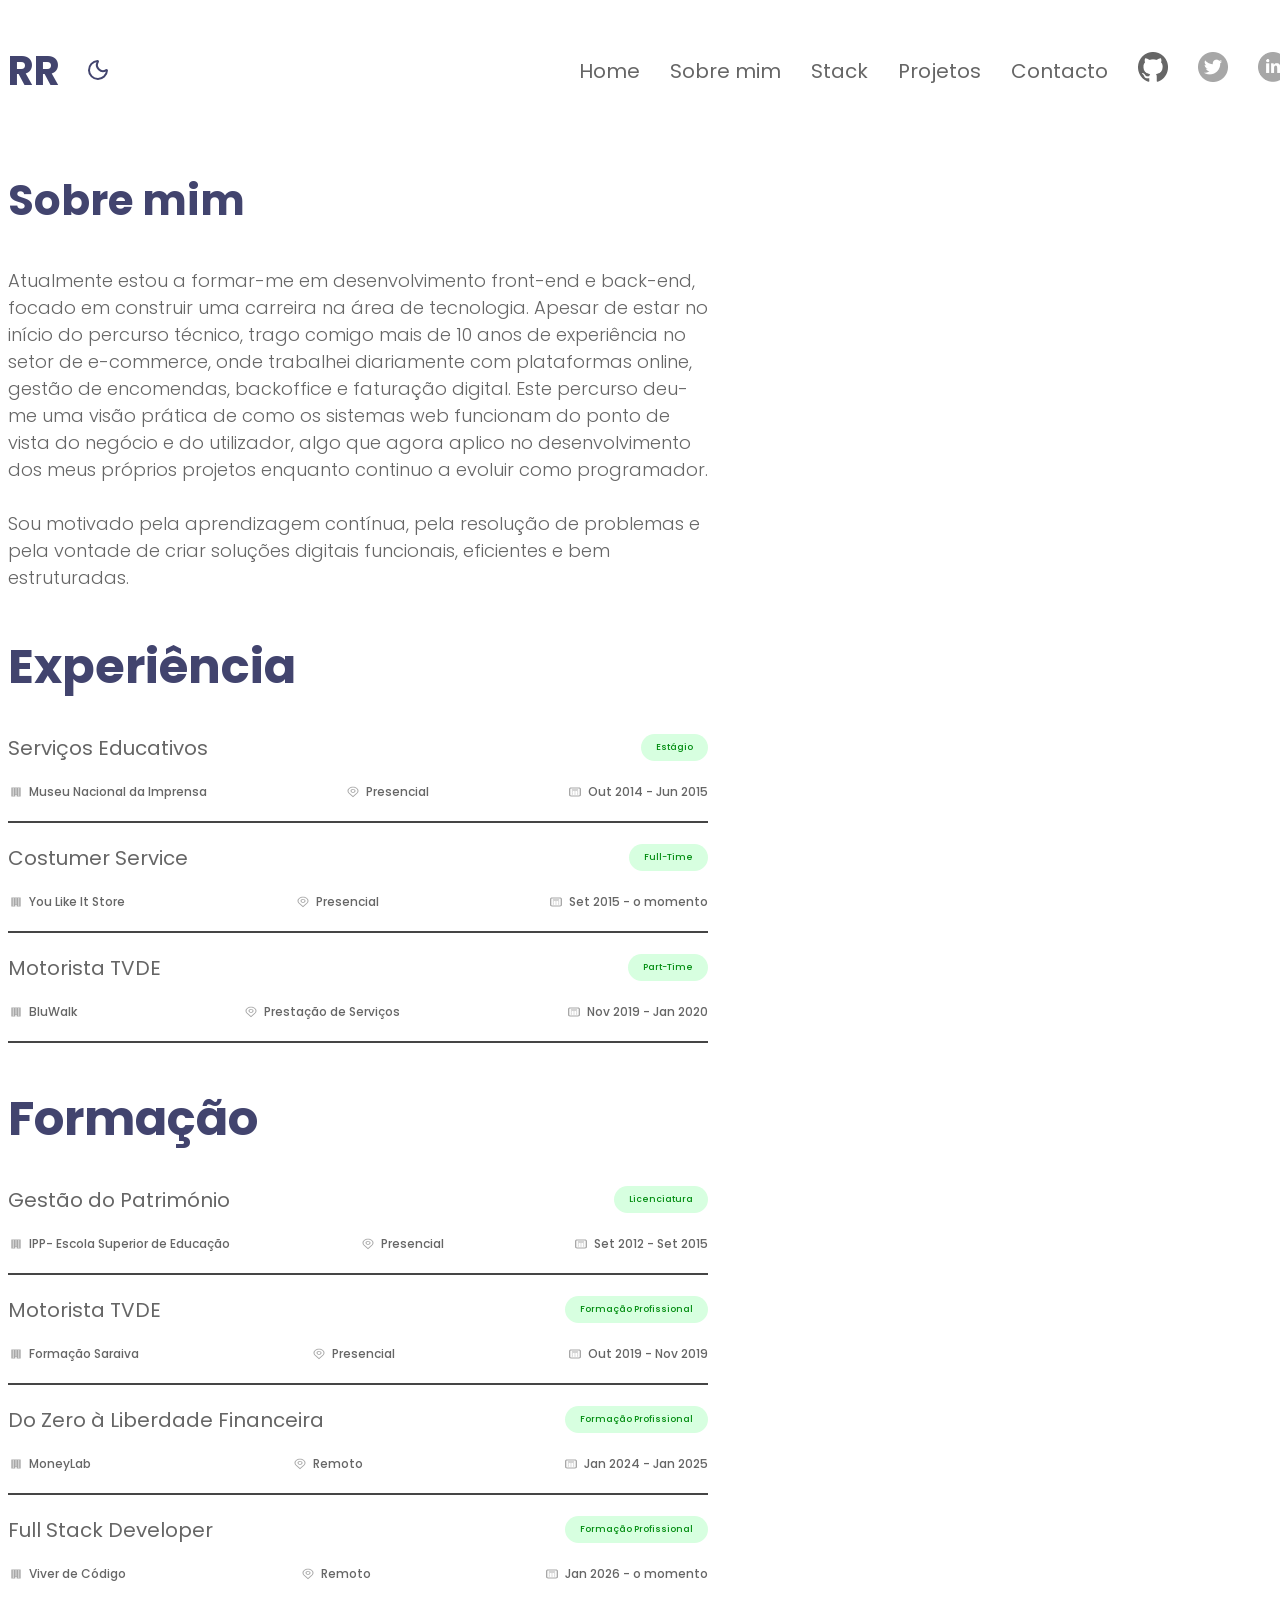
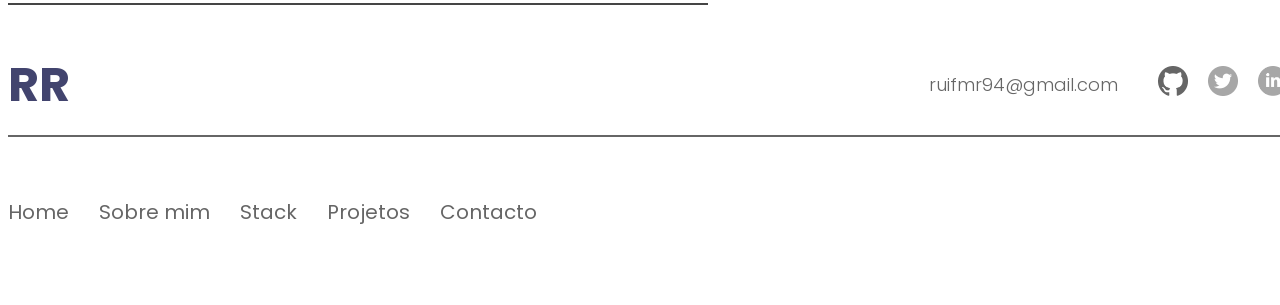
<file: about.html>
<!DOCTYPE html>
<html lang="pt" data-theme="light">
    <head>
        <title>Hello World</title>
        <meta charset="UTF-8" />
        <link rel="preconnect" href="https://fonts.googleapis.com">
        <link rel="preconnect" href="https://fonts.gstatic.com" crossorigin>
        <link 
            href="https://fonts.googleapis.com/css2?family=Poppins:ital,wght@0,100;0,200;0,300;0,400;0,500;0,600;0,700;0,800;0,900;1,100;1,200;1,300;1,400;1,500;1,600;1,700;1,800;1,900&family=Roboto:ital,wght@0,100..900;1,100..900&display=swap" 
            rel="stylesheet">
        <link rel="stylesheet" href="assets/css/main.css"/>
    </head>
    <body class="about-page">
        <div class="container">
            <header class="primaryHeader">
            <div class="columnLeft">
                <h2>RR</h2>
                <button id="toggleDarkMode" onclick="toggleDarkMode()">
                    <svg xmlns="http://www.w3.org/2000/svg" 
                    width="24" 
                    height="24" 
                    viewBox="0 0 24 24" 
                    fill="none" 
                    stroke="currentColor" 
                    stroke-width="2" 
                    stroke-linecap="round" 
                    stroke-linejoin="round" 
                    class="lucide lucide-moon-icon lucide-moon">
                    <path d="M20.985 12.486a9 9 0 1 1-9.473-9.472c.405-.022.617.46.402.803a6 6 0 0 0 8.268 8.268c.344-.215.825-.004.803.401"/>
                    </svg>
                </button>
            </div>
            <div class="columnRight">
                <nav>
                    <ul>
                        <li>
                            <a href="index.html">Home</a>
                        </li>
                        <li>
                            <a href="about.html">Sobre mim</a>
                        </li>
                        <li>
                            <a href="stack.html">Stack</a>
                        </li>
                        <li>
                            <a href="projects.html">Projetos</a>
                        </li>
                        <li>
                            <a href="contact.html">Contacto</a>
                        </li>
                        <li>
                            <a href="https://github.com/FilipeCovas" target="_blank">
                                <img 
                                src="assets/images/logos_github.png" 
                                alt="icon github" 
                                width="30" 
                                height="30"/>
                            </a>    
                        </li>
                        <li>
                            <a href="https://x.com/ruiribeirooo" target="_blank">
                                <img 
                                src="assets/images/icon-twitter.png" 
                                alt="icon twitter" 
                                width="30" 
                                height="30"/>
                            </a>
                        </li>
                        <li>
                            <a href="https://www.linkedin.com/in/rui-ribeiro-93a347181/" target="_blank">
                                <img 
                                src="assets/images/icon-linkedin.png" 
                                alt="icon linkedin" 
                                width="30" 
                                height="30"/>
                            </a>
                        </li>
                    </ul>
                </nav>
            </div>
        </header>
        <main>
            <section class="sectionAbout">
                <header>
                    <!--CONTEÚDO-->
                    <h1>Sobre mim</h1>
                </header>
            <p>
                Atualmente estou a formar-me em desenvolvimento front-end e back-end, focado em construir uma carreira na área de tecnologia. 
                Apesar de estar no início do percurso técnico, trago comigo mais de 10 anos de experiência no setor de e-commerce, onde trabalhei diariamente com plataformas online, gestão de encomendas, backoffice e faturação digital. 
                Este percurso deu-me uma visão prática de como os sistemas web funcionam do ponto de vista do negócio e do utilizador, algo que agora aplico no desenvolvimento dos meus próprios projetos enquanto continuo a evoluir como programador.
                <br/> <br/>
                Sou motivado pela aprendizagem contínua, pela resolução de problemas e pela vontade de criar soluções digitais funcionais, eficientes e bem estruturadas.
            </p>
            </section> 
            <section>
                <header>
                    <!--CONTEÚDO-->
                    <h2>Experiência</h2>
                </header>
                <ul class="expList">
                    <li class="expListItem">
                        <div class="expFirstLine">
                            <div>
                                <h3>Serviços Educativos</h3>
                            </div>
                            <div class="expBadge">Estágio</div>
                        </div>
                        <div class="expSecondLine">
                            <div>
                                <svg width="16" height="12" viewBox="0 0 16 12" fill="none" xmlns="http://www.w3.org/2000/svg">
                                <path d="M3.33331 1.5V10.5H7.33331V8.75H8.66665V10.5H12.6666V1.5H3.33331ZM4.66665 2.5H5.99998V3.5H4.66665V2.5ZM7.33331 2.5H8.66665V3.5H7.33331V2.5ZM9.99998 2.5H11.3333V3.5H9.99998V2.5ZM4.66665 4.5H5.99998V5.5H4.66665V4.5ZM7.33331 4.5H8.66665V5.5H7.33331V4.5ZM9.99998 4.5H11.3333V5.5H9.99998V4.5ZM4.66665 6.5H5.99998V7.5H4.66665V6.5ZM7.33331 6.5H8.66665V7.5H7.33331V6.5ZM9.99998 6.5H11.3333V7.5H9.99998V6.5ZM4.66665 8.5H5.99998V9.5H4.66665V8.5ZM9.99998 8.5H11.3333V9.5H9.99998V8.5Z" fill="#A7A7A7"></path>
                                </svg>
                                Museu Nacional da Imprensa
                            </div>
                            <div>
                                <svg width="16" height="12" viewBox="0 0 16 12" fill="none" xmlns="http://www.w3.org/2000/svg">
                                <path d="M8 6.75C7.50555 6.75 7.0222 6.64003 6.61108 6.43401C6.19995 6.22798 5.87952 5.93514 5.6903 5.59253C5.50108 5.24992 5.45157 4.87292 5.54804 4.50921C5.6445 4.14549 5.8826 3.8114 6.23223 3.54918C6.58187 3.28695 7.02732 3.10838 7.51228 3.03603C7.99723 2.96368 8.4999 3.00081 8.95671 3.14273C9.41353 3.28464 9.80397 3.52496 10.0787 3.83331C10.3534 4.14165 10.5 4.50416 10.5 4.875C10.4992 5.3721 10.2356 5.84867 9.76689 6.20017C9.29822 6.55167 8.6628 6.74941 8 6.75ZM8 3.75C7.70333 3.75 7.41332 3.81598 7.16665 3.9396C6.91997 4.06321 6.72771 4.23892 6.61418 4.44448C6.50065 4.65005 6.47095 4.87625 6.52882 5.09448C6.5867 5.31271 6.72956 5.51316 6.93934 5.6705C7.14912 5.82783 7.41639 5.93498 7.70737 5.97838C7.99834 6.02179 8.29994 5.99951 8.57403 5.91437C8.84812 5.82922 9.08238 5.68502 9.24721 5.50002C9.41203 5.31501 9.5 5.09751 9.5 4.875C9.4996 4.57672 9.34144 4.29075 9.06022 4.07983C8.779 3.86892 8.3977 3.7503 8 3.75Z" fill="#A7A7A7"></path>
                                <path d="M8.00001 11.25L3.78201 7.51912C3.7234 7.4631 3.66539 7.40673 3.60801 7.35C2.8875 6.63817 2.49826 5.76871 2.50001 4.875C2.50001 3.78098 3.07947 2.73177 4.11092 1.95818C5.14237 1.1846 6.54132 0.75 8.00001 0.75C9.4587 0.75 10.8576 1.1846 11.8891 1.95818C12.9205 2.73177 13.5 3.78098 13.5 4.875C13.5018 5.7683 13.1127 6.63737 12.3925 7.34888L12.392 7.35C12.392 7.35 12.242 7.49775 12.2195 7.51763L8.00001 11.25ZM4.40601 6.89813C4.40701 6.89813 4.52301 7.01362 4.54951 7.03837L8.00001 10.0905L11.455 7.03425C11.477 7.01362 11.594 6.89738 11.5945 6.897C12.1831 6.31542 12.5012 5.60514 12.5 4.875C12.5 3.97989 12.0259 3.12145 11.182 2.48851C10.3381 1.85558 9.19348 1.5 8.00001 1.5C6.80653 1.5 5.66194 1.85558 4.81803 2.48851C3.97411 3.12145 3.50001 3.97989 3.50001 4.875C3.49896 5.60559 3.81739 6.31628 4.40651 6.89813H4.40601Z" fill="#A7A7A7"></path>
                                </svg>
                                Presencial
                            </div>
                            <div>
                                <svg width="16" height="12" viewBox="0 0 16 12" fill="none" xmlns="http://www.w3.org/2000/svg">
                                <path d="M5.33329 6.5C5.15648 6.5 4.98691 6.44732 4.86189 6.35355C4.73686 6.25979 4.66663 6.13261 4.66663 6C4.66663 5.86739 4.73686 5.74021 4.86189 5.64645C4.98691 5.55268 5.15648 5.5 5.33329 5.5C5.5101 5.5 5.67967 5.55268 5.8047 5.64645C5.92972 5.74021 5.99996 5.86739 5.99996 6C5.99996 6.13261 5.92972 6.25979 5.8047 6.35355C5.67967 6.44732 5.5101 6.5 5.33329 6.5ZM5.33329 8.5C5.15648 8.5 4.98691 8.44732 4.86189 8.35355C4.73686 8.25979 4.66663 8.13261 4.66663 8C4.66663 7.86739 4.73686 7.74021 4.86189 7.64645C4.98691 7.55268 5.15648 7.5 5.33329 7.5C5.5101 7.5 5.67967 7.55268 5.8047 7.64645C5.92972 7.74021 5.99996 7.86739 5.99996 8C5.99996 8.13261 5.92972 8.25979 5.8047 8.35355C5.67967 8.44732 5.5101 8.5 5.33329 8.5ZM7.33329 8C7.33329 8.13261 7.40353 8.25979 7.52855 8.35355C7.65358 8.44732 7.82315 8.5 7.99996 8.5C8.17677 8.5 8.34634 8.44732 8.47136 8.35355C8.59639 8.25979 8.66663 8.13261 8.66663 8C8.66663 7.86739 8.59639 7.74021 8.47136 7.64645C8.34634 7.55268 8.17677 7.5 7.99996 7.5C7.82315 7.5 7.65358 7.55268 7.52855 7.64645C7.40353 7.74021 7.33329 7.86739 7.33329 8ZM10.6666 8.5C10.4898 8.5 10.3202 8.44732 10.1952 8.35355C10.0702 8.25979 9.99996 8.13261 9.99996 8C9.99996 7.86739 10.0702 7.74021 10.1952 7.64645C10.3202 7.55268 10.4898 7.5 10.6666 7.5C10.8434 7.5 11.013 7.55268 11.138 7.64645C11.2631 7.74021 11.3333 7.86739 11.3333 8C11.3333 8.13261 11.2631 8.25979 11.138 8.35355C11.013 8.44732 10.8434 8.5 10.6666 8.5ZM7.33329 6C7.33329 6.13261 7.40353 6.25979 7.52855 6.35355C7.65358 6.44732 7.82315 6.5 7.99996 6.5C8.17677 6.5 8.34634 6.44732 8.47136 6.35355C8.59639 6.25979 8.66663 6.13261 8.66663 6C8.66663 5.86739 8.59639 5.74021 8.47136 5.64645C8.34634 5.55268 8.17677 5.5 7.99996 5.5C7.82315 5.5 7.65358 5.55268 7.52855 5.64645C7.40353 5.74021 7.33329 5.86739 7.33329 6ZM10.6666 6.5C10.4898 6.5 10.3202 6.44732 10.1952 6.35355C10.0702 6.25979 9.99996 6.13261 9.99996 6C9.99996 5.86739 10.0702 5.74021 10.1952 5.64645C10.3202 5.55268 10.4898 5.5 10.6666 5.5C10.8434 5.5 11.013 5.55268 11.138 5.64645C11.2631 5.74021 11.3333 5.86739 11.3333 6C11.3333 6.13261 11.2631 6.25979 11.138 6.35355C11.013 6.44732 10.8434 6.5 10.6666 6.5ZM5.33329 3.5C5.15648 3.5 4.98691 3.55268 4.86189 3.64645C4.73686 3.74021 4.66663 3.86739 4.66663 4C4.66663 4.13261 4.73686 4.25979 4.86189 4.35355C4.98691 4.44732 5.15648 4.5 5.33329 4.5H10.6666C10.8434 4.5 11.013 4.44732 11.138 4.35355C11.2631 4.25979 11.3333 4.13261 11.3333 4C11.3333 3.86739 11.2631 3.74021 11.138 3.64645C11.013 3.55268 10.8434 3.5 10.6666 3.5H5.33329Z" fill="#A7A7A7"></path>
                                <path fill-rule="evenodd" clip-rule="evenodd" d="M4 1.5C3.46957 1.5 2.96086 1.65804 2.58579 1.93934C2.21071 2.22064 2 2.60218 2 3V9C2 9.39782 2.21071 9.77936 2.58579 10.0607C2.96086 10.342 3.46957 10.5 4 10.5H12C12.5304 10.5 13.0391 10.342 13.4142 10.0607C13.7893 9.77936 14 9.39782 14 9V3C14 2.60218 13.7893 2.22064 13.4142 1.93934C13.0391 1.65804 12.5304 1.5 12 1.5H4ZM12 2.5H4C3.82319 2.5 3.65362 2.55268 3.5286 2.64645C3.40357 2.74021 3.33333 2.86739 3.33333 3V9C3.33333 9.13261 3.40357 9.25979 3.5286 9.35355C3.65362 9.44732 3.82319 9.5 4 9.5H12C12.1768 9.5 12.3464 9.44732 12.4714 9.35355C12.5964 9.25979 12.6667 9.13261 12.6667 9V3C12.6667 2.86739 12.5964 2.74021 12.4714 2.64645C12.3464 2.55268 12.1768 2.5 12 2.5Z" fill="#A7A7A7"></path>
                                </svg>
                                Out 2014 - Jun 2015
                            </div>
                        </div>
                    </li>
                    <li class="expListItem">
                        <div class="expFirstLine">
                            <div>
                                <h3>Costumer Service</h3>
                            </div>
                            <div class="expBadge">Full-Time</div>
                        </div>
                        <div class="expSecondLine">
                            <div>
                                <svg width="16" height="12" viewBox="0 0 16 12" fill="none" xmlns="http://www.w3.org/2000/svg">
                                <path d="M3.33331 1.5V10.5H7.33331V8.75H8.66665V10.5H12.6666V1.5H3.33331ZM4.66665 2.5H5.99998V3.5H4.66665V2.5ZM7.33331 2.5H8.66665V3.5H7.33331V2.5ZM9.99998 2.5H11.3333V3.5H9.99998V2.5ZM4.66665 4.5H5.99998V5.5H4.66665V4.5ZM7.33331 4.5H8.66665V5.5H7.33331V4.5ZM9.99998 4.5H11.3333V5.5H9.99998V4.5ZM4.66665 6.5H5.99998V7.5H4.66665V6.5ZM7.33331 6.5H8.66665V7.5H7.33331V6.5ZM9.99998 6.5H11.3333V7.5H9.99998V6.5ZM4.66665 8.5H5.99998V9.5H4.66665V8.5ZM9.99998 8.5H11.3333V9.5H9.99998V8.5Z" fill="#A7A7A7"></path>
                                </svg>
                                You Like It Store
                            </div>
                            <div>
                                <svg width="16" height="12" viewBox="0 0 16 12" fill="none" xmlns="http://www.w3.org/2000/svg">
                                <path d="M8 6.75C7.50555 6.75 7.0222 6.64003 6.61108 6.43401C6.19995 6.22798 5.87952 5.93514 5.6903 5.59253C5.50108 5.24992 5.45157 4.87292 5.54804 4.50921C5.6445 4.14549 5.8826 3.8114 6.23223 3.54918C6.58187 3.28695 7.02732 3.10838 7.51228 3.03603C7.99723 2.96368 8.4999 3.00081 8.95671 3.14273C9.41353 3.28464 9.80397 3.52496 10.0787 3.83331C10.3534 4.14165 10.5 4.50416 10.5 4.875C10.4992 5.3721 10.2356 5.84867 9.76689 6.20017C9.29822 6.55167 8.6628 6.74941 8 6.75ZM8 3.75C7.70333 3.75 7.41332 3.81598 7.16665 3.9396C6.91997 4.06321 6.72771 4.23892 6.61418 4.44448C6.50065 4.65005 6.47095 4.87625 6.52882 5.09448C6.5867 5.31271 6.72956 5.51316 6.93934 5.6705C7.14912 5.82783 7.41639 5.93498 7.70737 5.97838C7.99834 6.02179 8.29994 5.99951 8.57403 5.91437C8.84812 5.82922 9.08238 5.68502 9.24721 5.50002C9.41203 5.31501 9.5 5.09751 9.5 4.875C9.4996 4.57672 9.34144 4.29075 9.06022 4.07983C8.779 3.86892 8.3977 3.7503 8 3.75Z" fill="#A7A7A7"></path>
                                <path d="M8.00001 11.25L3.78201 7.51912C3.7234 7.4631 3.66539 7.40673 3.60801 7.35C2.8875 6.63817 2.49826 5.76871 2.50001 4.875C2.50001 3.78098 3.07947 2.73177 4.11092 1.95818C5.14237 1.1846 6.54132 0.75 8.00001 0.75C9.4587 0.75 10.8576 1.1846 11.8891 1.95818C12.9205 2.73177 13.5 3.78098 13.5 4.875C13.5018 5.7683 13.1127 6.63737 12.3925 7.34888L12.392 7.35C12.392 7.35 12.242 7.49775 12.2195 7.51763L8.00001 11.25ZM4.40601 6.89813C4.40701 6.89813 4.52301 7.01362 4.54951 7.03837L8.00001 10.0905L11.455 7.03425C11.477 7.01362 11.594 6.89738 11.5945 6.897C12.1831 6.31542 12.5012 5.60514 12.5 4.875C12.5 3.97989 12.0259 3.12145 11.182 2.48851C10.3381 1.85558 9.19348 1.5 8.00001 1.5C6.80653 1.5 5.66194 1.85558 4.81803 2.48851C3.97411 3.12145 3.50001 3.97989 3.50001 4.875C3.49896 5.60559 3.81739 6.31628 4.40651 6.89813H4.40601Z" fill="#A7A7A7"></path>
                                </svg>
                                Presencial
                            </div>
                            <div>
                                <svg width="16" height="12" viewBox="0 0 16 12" fill="none" xmlns="http://www.w3.org/2000/svg">
                                <path d="M5.33329 6.5C5.15648 6.5 4.98691 6.44732 4.86189 6.35355C4.73686 6.25979 4.66663 6.13261 4.66663 6C4.66663 5.86739 4.73686 5.74021 4.86189 5.64645C4.98691 5.55268 5.15648 5.5 5.33329 5.5C5.5101 5.5 5.67967 5.55268 5.8047 5.64645C5.92972 5.74021 5.99996 5.86739 5.99996 6C5.99996 6.13261 5.92972 6.25979 5.8047 6.35355C5.67967 6.44732 5.5101 6.5 5.33329 6.5ZM5.33329 8.5C5.15648 8.5 4.98691 8.44732 4.86189 8.35355C4.73686 8.25979 4.66663 8.13261 4.66663 8C4.66663 7.86739 4.73686 7.74021 4.86189 7.64645C4.98691 7.55268 5.15648 7.5 5.33329 7.5C5.5101 7.5 5.67967 7.55268 5.8047 7.64645C5.92972 7.74021 5.99996 7.86739 5.99996 8C5.99996 8.13261 5.92972 8.25979 5.8047 8.35355C5.67967 8.44732 5.5101 8.5 5.33329 8.5ZM7.33329 8C7.33329 8.13261 7.40353 8.25979 7.52855 8.35355C7.65358 8.44732 7.82315 8.5 7.99996 8.5C8.17677 8.5 8.34634 8.44732 8.47136 8.35355C8.59639 8.25979 8.66663 8.13261 8.66663 8C8.66663 7.86739 8.59639 7.74021 8.47136 7.64645C8.34634 7.55268 8.17677 7.5 7.99996 7.5C7.82315 7.5 7.65358 7.55268 7.52855 7.64645C7.40353 7.74021 7.33329 7.86739 7.33329 8ZM10.6666 8.5C10.4898 8.5 10.3202 8.44732 10.1952 8.35355C10.0702 8.25979 9.99996 8.13261 9.99996 8C9.99996 7.86739 10.0702 7.74021 10.1952 7.64645C10.3202 7.55268 10.4898 7.5 10.6666 7.5C10.8434 7.5 11.013 7.55268 11.138 7.64645C11.2631 7.74021 11.3333 7.86739 11.3333 8C11.3333 8.13261 11.2631 8.25979 11.138 8.35355C11.013 8.44732 10.8434 8.5 10.6666 8.5ZM7.33329 6C7.33329 6.13261 7.40353 6.25979 7.52855 6.35355C7.65358 6.44732 7.82315 6.5 7.99996 6.5C8.17677 6.5 8.34634 6.44732 8.47136 6.35355C8.59639 6.25979 8.66663 6.13261 8.66663 6C8.66663 5.86739 8.59639 5.74021 8.47136 5.64645C8.34634 5.55268 8.17677 5.5 7.99996 5.5C7.82315 5.5 7.65358 5.55268 7.52855 5.64645C7.40353 5.74021 7.33329 5.86739 7.33329 6ZM10.6666 6.5C10.4898 6.5 10.3202 6.44732 10.1952 6.35355C10.0702 6.25979 9.99996 6.13261 9.99996 6C9.99996 5.86739 10.0702 5.74021 10.1952 5.64645C10.3202 5.55268 10.4898 5.5 10.6666 5.5C10.8434 5.5 11.013 5.55268 11.138 5.64645C11.2631 5.74021 11.3333 5.86739 11.3333 6C11.3333 6.13261 11.2631 6.25979 11.138 6.35355C11.013 6.44732 10.8434 6.5 10.6666 6.5ZM5.33329 3.5C5.15648 3.5 4.98691 3.55268 4.86189 3.64645C4.73686 3.74021 4.66663 3.86739 4.66663 4C4.66663 4.13261 4.73686 4.25979 4.86189 4.35355C4.98691 4.44732 5.15648 4.5 5.33329 4.5H10.6666C10.8434 4.5 11.013 4.44732 11.138 4.35355C11.2631 4.25979 11.3333 4.13261 11.3333 4C11.3333 3.86739 11.2631 3.74021 11.138 3.64645C11.013 3.55268 10.8434 3.5 10.6666 3.5H5.33329Z" fill="#A7A7A7"></path>
                                <path fill-rule="evenodd" clip-rule="evenodd" d="M4 1.5C3.46957 1.5 2.96086 1.65804 2.58579 1.93934C2.21071 2.22064 2 2.60218 2 3V9C2 9.39782 2.21071 9.77936 2.58579 10.0607C2.96086 10.342 3.46957 10.5 4 10.5H12C12.5304 10.5 13.0391 10.342 13.4142 10.0607C13.7893 9.77936 14 9.39782 14 9V3C14 2.60218 13.7893 2.22064 13.4142 1.93934C13.0391 1.65804 12.5304 1.5 12 1.5H4ZM12 2.5H4C3.82319 2.5 3.65362 2.55268 3.5286 2.64645C3.40357 2.74021 3.33333 2.86739 3.33333 3V9C3.33333 9.13261 3.40357 9.25979 3.5286 9.35355C3.65362 9.44732 3.82319 9.5 4 9.5H12C12.1768 9.5 12.3464 9.44732 12.4714 9.35355C12.5964 9.25979 12.6667 9.13261 12.6667 9V3C12.6667 2.86739 12.5964 2.74021 12.4714 2.64645C12.3464 2.55268 12.1768 2.5 12 2.5Z" fill="#A7A7A7"></path>
                                </svg>
                                Set 2015 - o momento
                            </div>
                        </div>
                    </li>
                    <li class="expListItem">
                        <div class="expFirstLine">
                            <div>
                                <h3>Motorista TVDE</h3>
                            </div>
                            <div class="expBadge">Part-Time</div>
                        </div>
                        <div class="expSecondLine">
                            <div>
                                <svg width="16" height="12" viewBox="0 0 16 12" fill="none" xmlns="http://www.w3.org/2000/svg">
                                <path d="M3.33331 1.5V10.5H7.33331V8.75H8.66665V10.5H12.6666V1.5H3.33331ZM4.66665 2.5H5.99998V3.5H4.66665V2.5ZM7.33331 2.5H8.66665V3.5H7.33331V2.5ZM9.99998 2.5H11.3333V3.5H9.99998V2.5ZM4.66665 4.5H5.99998V5.5H4.66665V4.5ZM7.33331 4.5H8.66665V5.5H7.33331V4.5ZM9.99998 4.5H11.3333V5.5H9.99998V4.5ZM4.66665 6.5H5.99998V7.5H4.66665V6.5ZM7.33331 6.5H8.66665V7.5H7.33331V6.5ZM9.99998 6.5H11.3333V7.5H9.99998V6.5ZM4.66665 8.5H5.99998V9.5H4.66665V8.5ZM9.99998 8.5H11.3333V9.5H9.99998V8.5Z" fill="#A7A7A7"></path>
                                </svg>
                                BluWalk
                            </div>
                            <div>
                                <svg width="16" height="12" viewBox="0 0 16 12" fill="none" xmlns="http://www.w3.org/2000/svg">
                                <path d="M8 6.75C7.50555 6.75 7.0222 6.64003 6.61108 6.43401C6.19995 6.22798 5.87952 5.93514 5.6903 5.59253C5.50108 5.24992 5.45157 4.87292 5.54804 4.50921C5.6445 4.14549 5.8826 3.8114 6.23223 3.54918C6.58187 3.28695 7.02732 3.10838 7.51228 3.03603C7.99723 2.96368 8.4999 3.00081 8.95671 3.14273C9.41353 3.28464 9.80397 3.52496 10.0787 3.83331C10.3534 4.14165 10.5 4.50416 10.5 4.875C10.4992 5.3721 10.2356 5.84867 9.76689 6.20017C9.29822 6.55167 8.6628 6.74941 8 6.75ZM8 3.75C7.70333 3.75 7.41332 3.81598 7.16665 3.9396C6.91997 4.06321 6.72771 4.23892 6.61418 4.44448C6.50065 4.65005 6.47095 4.87625 6.52882 5.09448C6.5867 5.31271 6.72956 5.51316 6.93934 5.6705C7.14912 5.82783 7.41639 5.93498 7.70737 5.97838C7.99834 6.02179 8.29994 5.99951 8.57403 5.91437C8.84812 5.82922 9.08238 5.68502 9.24721 5.50002C9.41203 5.31501 9.5 5.09751 9.5 4.875C9.4996 4.57672 9.34144 4.29075 9.06022 4.07983C8.779 3.86892 8.3977 3.7503 8 3.75Z" fill="#A7A7A7"></path>
                                <path d="M8.00001 11.25L3.78201 7.51912C3.7234 7.4631 3.66539 7.40673 3.60801 7.35C2.8875 6.63817 2.49826 5.76871 2.50001 4.875C2.50001 3.78098 3.07947 2.73177 4.11092 1.95818C5.14237 1.1846 6.54132 0.75 8.00001 0.75C9.4587 0.75 10.8576 1.1846 11.8891 1.95818C12.9205 2.73177 13.5 3.78098 13.5 4.875C13.5018 5.7683 13.1127 6.63737 12.3925 7.34888L12.392 7.35C12.392 7.35 12.242 7.49775 12.2195 7.51763L8.00001 11.25ZM4.40601 6.89813C4.40701 6.89813 4.52301 7.01362 4.54951 7.03837L8.00001 10.0905L11.455 7.03425C11.477 7.01362 11.594 6.89738 11.5945 6.897C12.1831 6.31542 12.5012 5.60514 12.5 4.875C12.5 3.97989 12.0259 3.12145 11.182 2.48851C10.3381 1.85558 9.19348 1.5 8.00001 1.5C6.80653 1.5 5.66194 1.85558 4.81803 2.48851C3.97411 3.12145 3.50001 3.97989 3.50001 4.875C3.49896 5.60559 3.81739 6.31628 4.40651 6.89813H4.40601Z" fill="#A7A7A7"></path>
                                </svg>
                                Prestação de Serviços
                            </div>
                            <div>
                                <svg width="16" height="12" viewBox="0 0 16 12" fill="none" xmlns="http://www.w3.org/2000/svg">
                                <path d="M5.33329 6.5C5.15648 6.5 4.98691 6.44732 4.86189 6.35355C4.73686 6.25979 4.66663 6.13261 4.66663 6C4.66663 5.86739 4.73686 5.74021 4.86189 5.64645C4.98691 5.55268 5.15648 5.5 5.33329 5.5C5.5101 5.5 5.67967 5.55268 5.8047 5.64645C5.92972 5.74021 5.99996 5.86739 5.99996 6C5.99996 6.13261 5.92972 6.25979 5.8047 6.35355C5.67967 6.44732 5.5101 6.5 5.33329 6.5ZM5.33329 8.5C5.15648 8.5 4.98691 8.44732 4.86189 8.35355C4.73686 8.25979 4.66663 8.13261 4.66663 8C4.66663 7.86739 4.73686 7.74021 4.86189 7.64645C4.98691 7.55268 5.15648 7.5 5.33329 7.5C5.5101 7.5 5.67967 7.55268 5.8047 7.64645C5.92972 7.74021 5.99996 7.86739 5.99996 8C5.99996 8.13261 5.92972 8.25979 5.8047 8.35355C5.67967 8.44732 5.5101 8.5 5.33329 8.5ZM7.33329 8C7.33329 8.13261 7.40353 8.25979 7.52855 8.35355C7.65358 8.44732 7.82315 8.5 7.99996 8.5C8.17677 8.5 8.34634 8.44732 8.47136 8.35355C8.59639 8.25979 8.66663 8.13261 8.66663 8C8.66663 7.86739 8.59639 7.74021 8.47136 7.64645C8.34634 7.55268 8.17677 7.5 7.99996 7.5C7.82315 7.5 7.65358 7.55268 7.52855 7.64645C7.40353 7.74021 7.33329 7.86739 7.33329 8ZM10.6666 8.5C10.4898 8.5 10.3202 8.44732 10.1952 8.35355C10.0702 8.25979 9.99996 8.13261 9.99996 8C9.99996 7.86739 10.0702 7.74021 10.1952 7.64645C10.3202 7.55268 10.4898 7.5 10.6666 7.5C10.8434 7.5 11.013 7.55268 11.138 7.64645C11.2631 7.74021 11.3333 7.86739 11.3333 8C11.3333 8.13261 11.2631 8.25979 11.138 8.35355C11.013 8.44732 10.8434 8.5 10.6666 8.5ZM7.33329 6C7.33329 6.13261 7.40353 6.25979 7.52855 6.35355C7.65358 6.44732 7.82315 6.5 7.99996 6.5C8.17677 6.5 8.34634 6.44732 8.47136 6.35355C8.59639 6.25979 8.66663 6.13261 8.66663 6C8.66663 5.86739 8.59639 5.74021 8.47136 5.64645C8.34634 5.55268 8.17677 5.5 7.99996 5.5C7.82315 5.5 7.65358 5.55268 7.52855 5.64645C7.40353 5.74021 7.33329 5.86739 7.33329 6ZM10.6666 6.5C10.4898 6.5 10.3202 6.44732 10.1952 6.35355C10.0702 6.25979 9.99996 6.13261 9.99996 6C9.99996 5.86739 10.0702 5.74021 10.1952 5.64645C10.3202 5.55268 10.4898 5.5 10.6666 5.5C10.8434 5.5 11.013 5.55268 11.138 5.64645C11.2631 5.74021 11.3333 5.86739 11.3333 6C11.3333 6.13261 11.2631 6.25979 11.138 6.35355C11.013 6.44732 10.8434 6.5 10.6666 6.5ZM5.33329 3.5C5.15648 3.5 4.98691 3.55268 4.86189 3.64645C4.73686 3.74021 4.66663 3.86739 4.66663 4C4.66663 4.13261 4.73686 4.25979 4.86189 4.35355C4.98691 4.44732 5.15648 4.5 5.33329 4.5H10.6666C10.8434 4.5 11.013 4.44732 11.138 4.35355C11.2631 4.25979 11.3333 4.13261 11.3333 4C11.3333 3.86739 11.2631 3.74021 11.138 3.64645C11.013 3.55268 10.8434 3.5 10.6666 3.5H5.33329Z" fill="#A7A7A7"></path>
                                <path fill-rule="evenodd" clip-rule="evenodd" d="M4 1.5C3.46957 1.5 2.96086 1.65804 2.58579 1.93934C2.21071 2.22064 2 2.60218 2 3V9C2 9.39782 2.21071 9.77936 2.58579 10.0607C2.96086 10.342 3.46957 10.5 4 10.5H12C12.5304 10.5 13.0391 10.342 13.4142 10.0607C13.7893 9.77936 14 9.39782 14 9V3C14 2.60218 13.7893 2.22064 13.4142 1.93934C13.0391 1.65804 12.5304 1.5 12 1.5H4ZM12 2.5H4C3.82319 2.5 3.65362 2.55268 3.5286 2.64645C3.40357 2.74021 3.33333 2.86739 3.33333 3V9C3.33333 9.13261 3.40357 9.25979 3.5286 9.35355C3.65362 9.44732 3.82319 9.5 4 9.5H12C12.1768 9.5 12.3464 9.44732 12.4714 9.35355C12.5964 9.25979 12.6667 9.13261 12.6667 9V3C12.6667 2.86739 12.5964 2.74021 12.4714 2.64645C12.3464 2.55268 12.1768 2.5 12 2.5Z" fill="#A7A7A7"></path>
                                </svg>
                                Nov 2019 - Jan 2020
                            </div>
                        </div>
                    </li>
                </ul>
            </section> 
            <section>
                <header>
                    <!--CONTEÚDO-->
                    <h2>Formação</h2>
                </header>
                <ul class="expList">
                    <li class="expListItem">
                        <div class="expFirstLine">
                            <div>
                                <h3>Gestão do Património</h3>
                            </div>
                            <div class="expBadge">Licenciatura</div>
                        </div>
                        <div class="expSecondLine">
                            <div>
                                <svg width="16" height="12" viewBox="0 0 16 12" fill="none" xmlns="http://www.w3.org/2000/svg">
                                <path d="M3.33331 1.5V10.5H7.33331V8.75H8.66665V10.5H12.6666V1.5H3.33331ZM4.66665 2.5H5.99998V3.5H4.66665V2.5ZM7.33331 2.5H8.66665V3.5H7.33331V2.5ZM9.99998 2.5H11.3333V3.5H9.99998V2.5ZM4.66665 4.5H5.99998V5.5H4.66665V4.5ZM7.33331 4.5H8.66665V5.5H7.33331V4.5ZM9.99998 4.5H11.3333V5.5H9.99998V4.5ZM4.66665 6.5H5.99998V7.5H4.66665V6.5ZM7.33331 6.5H8.66665V7.5H7.33331V6.5ZM9.99998 6.5H11.3333V7.5H9.99998V6.5ZM4.66665 8.5H5.99998V9.5H4.66665V8.5ZM9.99998 8.5H11.3333V9.5H9.99998V8.5Z" fill="#A7A7A7"></path>
                                </svg>
                                IPP- Escola Superior de Educação
                            </div>
                             <div>
                                <svg width="16" height="12" viewBox="0 0 16 12" fill="none" xmlns="http://www.w3.org/2000/svg">
                                <path d="M8 6.75C7.50555 6.75 7.0222 6.64003 6.61108 6.43401C6.19995 6.22798 5.87952 5.93514 5.6903 5.59253C5.50108 5.24992 5.45157 4.87292 5.54804 4.50921C5.6445 4.14549 5.8826 3.8114 6.23223 3.54918C6.58187 3.28695 7.02732 3.10838 7.51228 3.03603C7.99723 2.96368 8.4999 3.00081 8.95671 3.14273C9.41353 3.28464 9.80397 3.52496 10.0787 3.83331C10.3534 4.14165 10.5 4.50416 10.5 4.875C10.4992 5.3721 10.2356 5.84867 9.76689 6.20017C9.29822 6.55167 8.6628 6.74941 8 6.75ZM8 3.75C7.70333 3.75 7.41332 3.81598 7.16665 3.9396C6.91997 4.06321 6.72771 4.23892 6.61418 4.44448C6.50065 4.65005 6.47095 4.87625 6.52882 5.09448C6.5867 5.31271 6.72956 5.51316 6.93934 5.6705C7.14912 5.82783 7.41639 5.93498 7.70737 5.97838C7.99834 6.02179 8.29994 5.99951 8.57403 5.91437C8.84812 5.82922 9.08238 5.68502 9.24721 5.50002C9.41203 5.31501 9.5 5.09751 9.5 4.875C9.4996 4.57672 9.34144 4.29075 9.06022 4.07983C8.779 3.86892 8.3977 3.7503 8 3.75Z" fill="#A7A7A7"></path>
                                <path d="M8.00001 11.25L3.78201 7.51912C3.7234 7.4631 3.66539 7.40673 3.60801 7.35C2.8875 6.63817 2.49826 5.76871 2.50001 4.875C2.50001 3.78098 3.07947 2.73177 4.11092 1.95818C5.14237 1.1846 6.54132 0.75 8.00001 0.75C9.4587 0.75 10.8576 1.1846 11.8891 1.95818C12.9205 2.73177 13.5 3.78098 13.5 4.875C13.5018 5.7683 13.1127 6.63737 12.3925 7.34888L12.392 7.35C12.392 7.35 12.242 7.49775 12.2195 7.51763L8.00001 11.25ZM4.40601 6.89813C4.40701 6.89813 4.52301 7.01362 4.54951 7.03837L8.00001 10.0905L11.455 7.03425C11.477 7.01362 11.594 6.89738 11.5945 6.897C12.1831 6.31542 12.5012 5.60514 12.5 4.875C12.5 3.97989 12.0259 3.12145 11.182 2.48851C10.3381 1.85558 9.19348 1.5 8.00001 1.5C6.80653 1.5 5.66194 1.85558 4.81803 2.48851C3.97411 3.12145 3.50001 3.97989 3.50001 4.875C3.49896 5.60559 3.81739 6.31628 4.40651 6.89813H4.40601Z" fill="#A7A7A7"></path>
                                </svg>
                                Presencial
                            </div>
                            <div>
                                <svg width="16" height="12" viewBox="0 0 16 12" fill="none" xmlns="http://www.w3.org/2000/svg">
                                <path d="M5.33329 6.5C5.15648 6.5 4.98691 6.44732 4.86189 6.35355C4.73686 6.25979 4.66663 6.13261 4.66663 6C4.66663 5.86739 4.73686 5.74021 4.86189 5.64645C4.98691 5.55268 5.15648 5.5 5.33329 5.5C5.5101 5.5 5.67967 5.55268 5.8047 5.64645C5.92972 5.74021 5.99996 5.86739 5.99996 6C5.99996 6.13261 5.92972 6.25979 5.8047 6.35355C5.67967 6.44732 5.5101 6.5 5.33329 6.5ZM5.33329 8.5C5.15648 8.5 4.98691 8.44732 4.86189 8.35355C4.73686 8.25979 4.66663 8.13261 4.66663 8C4.66663 7.86739 4.73686 7.74021 4.86189 7.64645C4.98691 7.55268 5.15648 7.5 5.33329 7.5C5.5101 7.5 5.67967 7.55268 5.8047 7.64645C5.92972 7.74021 5.99996 7.86739 5.99996 8C5.99996 8.13261 5.92972 8.25979 5.8047 8.35355C5.67967 8.44732 5.5101 8.5 5.33329 8.5ZM7.33329 8C7.33329 8.13261 7.40353 8.25979 7.52855 8.35355C7.65358 8.44732 7.82315 8.5 7.99996 8.5C8.17677 8.5 8.34634 8.44732 8.47136 8.35355C8.59639 8.25979 8.66663 8.13261 8.66663 8C8.66663 7.86739 8.59639 7.74021 8.47136 7.64645C8.34634 7.55268 8.17677 7.5 7.99996 7.5C7.82315 7.5 7.65358 7.55268 7.52855 7.64645C7.40353 7.74021 7.33329 7.86739 7.33329 8ZM10.6666 8.5C10.4898 8.5 10.3202 8.44732 10.1952 8.35355C10.0702 8.25979 9.99996 8.13261 9.99996 8C9.99996 7.86739 10.0702 7.74021 10.1952 7.64645C10.3202 7.55268 10.4898 7.5 10.6666 7.5C10.8434 7.5 11.013 7.55268 11.138 7.64645C11.2631 7.74021 11.3333 7.86739 11.3333 8C11.3333 8.13261 11.2631 8.25979 11.138 8.35355C11.013 8.44732 10.8434 8.5 10.6666 8.5ZM7.33329 6C7.33329 6.13261 7.40353 6.25979 7.52855 6.35355C7.65358 6.44732 7.82315 6.5 7.99996 6.5C8.17677 6.5 8.34634 6.44732 8.47136 6.35355C8.59639 6.25979 8.66663 6.13261 8.66663 6C8.66663 5.86739 8.59639 5.74021 8.47136 5.64645C8.34634 5.55268 8.17677 5.5 7.99996 5.5C7.82315 5.5 7.65358 5.55268 7.52855 5.64645C7.40353 5.74021 7.33329 5.86739 7.33329 6ZM10.6666 6.5C10.4898 6.5 10.3202 6.44732 10.1952 6.35355C10.0702 6.25979 9.99996 6.13261 9.99996 6C9.99996 5.86739 10.0702 5.74021 10.1952 5.64645C10.3202 5.55268 10.4898 5.5 10.6666 5.5C10.8434 5.5 11.013 5.55268 11.138 5.64645C11.2631 5.74021 11.3333 5.86739 11.3333 6C11.3333 6.13261 11.2631 6.25979 11.138 6.35355C11.013 6.44732 10.8434 6.5 10.6666 6.5ZM5.33329 3.5C5.15648 3.5 4.98691 3.55268 4.86189 3.64645C4.73686 3.74021 4.66663 3.86739 4.66663 4C4.66663 4.13261 4.73686 4.25979 4.86189 4.35355C4.98691 4.44732 5.15648 4.5 5.33329 4.5H10.6666C10.8434 4.5 11.013 4.44732 11.138 4.35355C11.2631 4.25979 11.3333 4.13261 11.3333 4C11.3333 3.86739 11.2631 3.74021 11.138 3.64645C11.013 3.55268 10.8434 3.5 10.6666 3.5H5.33329Z" fill="#A7A7A7"></path>
                                <path fill-rule="evenodd" clip-rule="evenodd" d="M4 1.5C3.46957 1.5 2.96086 1.65804 2.58579 1.93934C2.21071 2.22064 2 2.60218 2 3V9C2 9.39782 2.21071 9.77936 2.58579 10.0607C2.96086 10.342 3.46957 10.5 4 10.5H12C12.5304 10.5 13.0391 10.342 13.4142 10.0607C13.7893 9.77936 14 9.39782 14 9V3C14 2.60218 13.7893 2.22064 13.4142 1.93934C13.0391 1.65804 12.5304 1.5 12 1.5H4ZM12 2.5H4C3.82319 2.5 3.65362 2.55268 3.5286 2.64645C3.40357 2.74021 3.33333 2.86739 3.33333 3V9C3.33333 9.13261 3.40357 9.25979 3.5286 9.35355C3.65362 9.44732 3.82319 9.5 4 9.5H12C12.1768 9.5 12.3464 9.44732 12.4714 9.35355C12.5964 9.25979 12.6667 9.13261 12.6667 9V3C12.6667 2.86739 12.5964 2.74021 12.4714 2.64645C12.3464 2.55268 12.1768 2.5 12 2.5Z" fill="#A7A7A7"></path>
                                </svg>
                                Set 2012 - Set 2015
                            </div>
                        </div>
                    </li>
                    <li class="expListItem">
                        <div class="expFirstLine">
                            <div>
                                <h3>Motorista TVDE</h3>
                            </div>
                            <div class="expBadge">Formação Profissional</div>
                        </div>
                        <div class="expSecondLine">
                            <div>
                                <svg width="16" height="12" viewBox="0 0 16 12" fill="none" xmlns="http://www.w3.org/2000/svg">
                                <path d="M3.33331 1.5V10.5H7.33331V8.75H8.66665V10.5H12.6666V1.5H3.33331ZM4.66665 2.5H5.99998V3.5H4.66665V2.5ZM7.33331 2.5H8.66665V3.5H7.33331V2.5ZM9.99998 2.5H11.3333V3.5H9.99998V2.5ZM4.66665 4.5H5.99998V5.5H4.66665V4.5ZM7.33331 4.5H8.66665V5.5H7.33331V4.5ZM9.99998 4.5H11.3333V5.5H9.99998V4.5ZM4.66665 6.5H5.99998V7.5H4.66665V6.5ZM7.33331 6.5H8.66665V7.5H7.33331V6.5ZM9.99998 6.5H11.3333V7.5H9.99998V6.5ZM4.66665 8.5H5.99998V9.5H4.66665V8.5ZM9.99998 8.5H11.3333V9.5H9.99998V8.5Z" fill="#A7A7A7"></path>
                                </svg>
                                Formação Saraiva
                            </div>
                             <div>
                                <svg width="16" height="12" viewBox="0 0 16 12" fill="none" xmlns="http://www.w3.org/2000/svg">
                                <path d="M8 6.75C7.50555 6.75 7.0222 6.64003 6.61108 6.43401C6.19995 6.22798 5.87952 5.93514 5.6903 5.59253C5.50108 5.24992 5.45157 4.87292 5.54804 4.50921C5.6445 4.14549 5.8826 3.8114 6.23223 3.54918C6.58187 3.28695 7.02732 3.10838 7.51228 3.03603C7.99723 2.96368 8.4999 3.00081 8.95671 3.14273C9.41353 3.28464 9.80397 3.52496 10.0787 3.83331C10.3534 4.14165 10.5 4.50416 10.5 4.875C10.4992 5.3721 10.2356 5.84867 9.76689 6.20017C9.29822 6.55167 8.6628 6.74941 8 6.75ZM8 3.75C7.70333 3.75 7.41332 3.81598 7.16665 3.9396C6.91997 4.06321 6.72771 4.23892 6.61418 4.44448C6.50065 4.65005 6.47095 4.87625 6.52882 5.09448C6.5867 5.31271 6.72956 5.51316 6.93934 5.6705C7.14912 5.82783 7.41639 5.93498 7.70737 5.97838C7.99834 6.02179 8.29994 5.99951 8.57403 5.91437C8.84812 5.82922 9.08238 5.68502 9.24721 5.50002C9.41203 5.31501 9.5 5.09751 9.5 4.875C9.4996 4.57672 9.34144 4.29075 9.06022 4.07983C8.779 3.86892 8.3977 3.7503 8 3.75Z" fill="#A7A7A7"></path>
                                <path d="M8.00001 11.25L3.78201 7.51912C3.7234 7.4631 3.66539 7.40673 3.60801 7.35C2.8875 6.63817 2.49826 5.76871 2.50001 4.875C2.50001 3.78098 3.07947 2.73177 4.11092 1.95818C5.14237 1.1846 6.54132 0.75 8.00001 0.75C9.4587 0.75 10.8576 1.1846 11.8891 1.95818C12.9205 2.73177 13.5 3.78098 13.5 4.875C13.5018 5.7683 13.1127 6.63737 12.3925 7.34888L12.392 7.35C12.392 7.35 12.242 7.49775 12.2195 7.51763L8.00001 11.25ZM4.40601 6.89813C4.40701 6.89813 4.52301 7.01362 4.54951 7.03837L8.00001 10.0905L11.455 7.03425C11.477 7.01362 11.594 6.89738 11.5945 6.897C12.1831 6.31542 12.5012 5.60514 12.5 4.875C12.5 3.97989 12.0259 3.12145 11.182 2.48851C10.3381 1.85558 9.19348 1.5 8.00001 1.5C6.80653 1.5 5.66194 1.85558 4.81803 2.48851C3.97411 3.12145 3.50001 3.97989 3.50001 4.875C3.49896 5.60559 3.81739 6.31628 4.40651 6.89813H4.40601Z" fill="#A7A7A7"></path>
                                </svg>
                                Presencial
                            </div>
                            <div>
                                <svg width="16" height="12" viewBox="0 0 16 12" fill="none" xmlns="http://www.w3.org/2000/svg">
                                <path d="M5.33329 6.5C5.15648 6.5 4.98691 6.44732 4.86189 6.35355C4.73686 6.25979 4.66663 6.13261 4.66663 6C4.66663 5.86739 4.73686 5.74021 4.86189 5.64645C4.98691 5.55268 5.15648 5.5 5.33329 5.5C5.5101 5.5 5.67967 5.55268 5.8047 5.64645C5.92972 5.74021 5.99996 5.86739 5.99996 6C5.99996 6.13261 5.92972 6.25979 5.8047 6.35355C5.67967 6.44732 5.5101 6.5 5.33329 6.5ZM5.33329 8.5C5.15648 8.5 4.98691 8.44732 4.86189 8.35355C4.73686 8.25979 4.66663 8.13261 4.66663 8C4.66663 7.86739 4.73686 7.74021 4.86189 7.64645C4.98691 7.55268 5.15648 7.5 5.33329 7.5C5.5101 7.5 5.67967 7.55268 5.8047 7.64645C5.92972 7.74021 5.99996 7.86739 5.99996 8C5.99996 8.13261 5.92972 8.25979 5.8047 8.35355C5.67967 8.44732 5.5101 8.5 5.33329 8.5ZM7.33329 8C7.33329 8.13261 7.40353 8.25979 7.52855 8.35355C7.65358 8.44732 7.82315 8.5 7.99996 8.5C8.17677 8.5 8.34634 8.44732 8.47136 8.35355C8.59639 8.25979 8.66663 8.13261 8.66663 8C8.66663 7.86739 8.59639 7.74021 8.47136 7.64645C8.34634 7.55268 8.17677 7.5 7.99996 7.5C7.82315 7.5 7.65358 7.55268 7.52855 7.64645C7.40353 7.74021 7.33329 7.86739 7.33329 8ZM10.6666 8.5C10.4898 8.5 10.3202 8.44732 10.1952 8.35355C10.0702 8.25979 9.99996 8.13261 9.99996 8C9.99996 7.86739 10.0702 7.74021 10.1952 7.64645C10.3202 7.55268 10.4898 7.5 10.6666 7.5C10.8434 7.5 11.013 7.55268 11.138 7.64645C11.2631 7.74021 11.3333 7.86739 11.3333 8C11.3333 8.13261 11.2631 8.25979 11.138 8.35355C11.013 8.44732 10.8434 8.5 10.6666 8.5ZM7.33329 6C7.33329 6.13261 7.40353 6.25979 7.52855 6.35355C7.65358 6.44732 7.82315 6.5 7.99996 6.5C8.17677 6.5 8.34634 6.44732 8.47136 6.35355C8.59639 6.25979 8.66663 6.13261 8.66663 6C8.66663 5.86739 8.59639 5.74021 8.47136 5.64645C8.34634 5.55268 8.17677 5.5 7.99996 5.5C7.82315 5.5 7.65358 5.55268 7.52855 5.64645C7.40353 5.74021 7.33329 5.86739 7.33329 6ZM10.6666 6.5C10.4898 6.5 10.3202 6.44732 10.1952 6.35355C10.0702 6.25979 9.99996 6.13261 9.99996 6C9.99996 5.86739 10.0702 5.74021 10.1952 5.64645C10.3202 5.55268 10.4898 5.5 10.6666 5.5C10.8434 5.5 11.013 5.55268 11.138 5.64645C11.2631 5.74021 11.3333 5.86739 11.3333 6C11.3333 6.13261 11.2631 6.25979 11.138 6.35355C11.013 6.44732 10.8434 6.5 10.6666 6.5ZM5.33329 3.5C5.15648 3.5 4.98691 3.55268 4.86189 3.64645C4.73686 3.74021 4.66663 3.86739 4.66663 4C4.66663 4.13261 4.73686 4.25979 4.86189 4.35355C4.98691 4.44732 5.15648 4.5 5.33329 4.5H10.6666C10.8434 4.5 11.013 4.44732 11.138 4.35355C11.2631 4.25979 11.3333 4.13261 11.3333 4C11.3333 3.86739 11.2631 3.74021 11.138 3.64645C11.013 3.55268 10.8434 3.5 10.6666 3.5H5.33329Z" fill="#A7A7A7"></path>
                                <path fill-rule="evenodd" clip-rule="evenodd" d="M4 1.5C3.46957 1.5 2.96086 1.65804 2.58579 1.93934C2.21071 2.22064 2 2.60218 2 3V9C2 9.39782 2.21071 9.77936 2.58579 10.0607C2.96086 10.342 3.46957 10.5 4 10.5H12C12.5304 10.5 13.0391 10.342 13.4142 10.0607C13.7893 9.77936 14 9.39782 14 9V3C14 2.60218 13.7893 2.22064 13.4142 1.93934C13.0391 1.65804 12.5304 1.5 12 1.5H4ZM12 2.5H4C3.82319 2.5 3.65362 2.55268 3.5286 2.64645C3.40357 2.74021 3.33333 2.86739 3.33333 3V9C3.33333 9.13261 3.40357 9.25979 3.5286 9.35355C3.65362 9.44732 3.82319 9.5 4 9.5H12C12.1768 9.5 12.3464 9.44732 12.4714 9.35355C12.5964 9.25979 12.6667 9.13261 12.6667 9V3C12.6667 2.86739 12.5964 2.74021 12.4714 2.64645C12.3464 2.55268 12.1768 2.5 12 2.5Z" fill="#A7A7A7"></path>
                                </svg>
                                Out 2019 - Nov 2019
                            </div>
                        </div>
                    </li>
                    <li class="expListItem">
                        <div class="expFirstLine">
                            <div>
                                <h3>Do Zero à Liberdade Financeira</h3>
                            </div>
                            <div class="expBadge">Formação Profissional</div>
                        </div>
                        <div class="expSecondLine">
                            <div>
                                <svg width="16" height="12" viewBox="0 0 16 12" fill="none" xmlns="http://www.w3.org/2000/svg">
                                <path d="M3.33331 1.5V10.5H7.33331V8.75H8.66665V10.5H12.6666V1.5H3.33331ZM4.66665 2.5H5.99998V3.5H4.66665V2.5ZM7.33331 2.5H8.66665V3.5H7.33331V2.5ZM9.99998 2.5H11.3333V3.5H9.99998V2.5ZM4.66665 4.5H5.99998V5.5H4.66665V4.5ZM7.33331 4.5H8.66665V5.5H7.33331V4.5ZM9.99998 4.5H11.3333V5.5H9.99998V4.5ZM4.66665 6.5H5.99998V7.5H4.66665V6.5ZM7.33331 6.5H8.66665V7.5H7.33331V6.5ZM9.99998 6.5H11.3333V7.5H9.99998V6.5ZM4.66665 8.5H5.99998V9.5H4.66665V8.5ZM9.99998 8.5H11.3333V9.5H9.99998V8.5Z" fill="#A7A7A7"></path>
                                </svg>
                                MoneyLab
                            </div>
                            <div>
                                <svg width="16" height="12" viewBox="0 0 16 12" fill="none" xmlns="http://www.w3.org/2000/svg">
                                <path d="M8 6.75C7.50555 6.75 7.0222 6.64003 6.61108 6.43401C6.19995 6.22798 5.87952 5.93514 5.6903 5.59253C5.50108 5.24992 5.45157 4.87292 5.54804 4.50921C5.6445 4.14549 5.8826 3.8114 6.23223 3.54918C6.58187 3.28695 7.02732 3.10838 7.51228 3.03603C7.99723 2.96368 8.4999 3.00081 8.95671 3.14273C9.41353 3.28464 9.80397 3.52496 10.0787 3.83331C10.3534 4.14165 10.5 4.50416 10.5 4.875C10.4992 5.3721 10.2356 5.84867 9.76689 6.20017C9.29822 6.55167 8.6628 6.74941 8 6.75ZM8 3.75C7.70333 3.75 7.41332 3.81598 7.16665 3.9396C6.91997 4.06321 6.72771 4.23892 6.61418 4.44448C6.50065 4.65005 6.47095 4.87625 6.52882 5.09448C6.5867 5.31271 6.72956 5.51316 6.93934 5.6705C7.14912 5.82783 7.41639 5.93498 7.70737 5.97838C7.99834 6.02179 8.29994 5.99951 8.57403 5.91437C8.84812 5.82922 9.08238 5.68502 9.24721 5.50002C9.41203 5.31501 9.5 5.09751 9.5 4.875C9.4996 4.57672 9.34144 4.29075 9.06022 4.07983C8.779 3.86892 8.3977 3.7503 8 3.75Z" fill="#A7A7A7"></path>
                                <path d="M8.00001 11.25L3.78201 7.51912C3.7234 7.4631 3.66539 7.40673 3.60801 7.35C2.8875 6.63817 2.49826 5.76871 2.50001 4.875C2.50001 3.78098 3.07947 2.73177 4.11092 1.95818C5.14237 1.1846 6.54132 0.75 8.00001 0.75C9.4587 0.75 10.8576 1.1846 11.8891 1.95818C12.9205 2.73177 13.5 3.78098 13.5 4.875C13.5018 5.7683 13.1127 6.63737 12.3925 7.34888L12.392 7.35C12.392 7.35 12.242 7.49775 12.2195 7.51763L8.00001 11.25ZM4.40601 6.89813C4.40701 6.89813 4.52301 7.01362 4.54951 7.03837L8.00001 10.0905L11.455 7.03425C11.477 7.01362 11.594 6.89738 11.5945 6.897C12.1831 6.31542 12.5012 5.60514 12.5 4.875C12.5 3.97989 12.0259 3.12145 11.182 2.48851C10.3381 1.85558 9.19348 1.5 8.00001 1.5C6.80653 1.5 5.66194 1.85558 4.81803 2.48851C3.97411 3.12145 3.50001 3.97989 3.50001 4.875C3.49896 5.60559 3.81739 6.31628 4.40651 6.89813H4.40601Z" fill="#A7A7A7"></path>
                                </svg>
                                Remoto
                            </div>
                            <div>
                                <svg width="16" height="12" viewBox="0 0 16 12" fill="none" xmlns="http://www.w3.org/2000/svg">
                                <path d="M5.33329 6.5C5.15648 6.5 4.98691 6.44732 4.86189 6.35355C4.73686 6.25979 4.66663 6.13261 4.66663 6C4.66663 5.86739 4.73686 5.74021 4.86189 5.64645C4.98691 5.55268 5.15648 5.5 5.33329 5.5C5.5101 5.5 5.67967 5.55268 5.8047 5.64645C5.92972 5.74021 5.99996 5.86739 5.99996 6C5.99996 6.13261 5.92972 6.25979 5.8047 6.35355C5.67967 6.44732 5.5101 6.5 5.33329 6.5ZM5.33329 8.5C5.15648 8.5 4.98691 8.44732 4.86189 8.35355C4.73686 8.25979 4.66663 8.13261 4.66663 8C4.66663 7.86739 4.73686 7.74021 4.86189 7.64645C4.98691 7.55268 5.15648 7.5 5.33329 7.5C5.5101 7.5 5.67967 7.55268 5.8047 7.64645C5.92972 7.74021 5.99996 7.86739 5.99996 8C5.99996 8.13261 5.92972 8.25979 5.8047 8.35355C5.67967 8.44732 5.5101 8.5 5.33329 8.5ZM7.33329 8C7.33329 8.13261 7.40353 8.25979 7.52855 8.35355C7.65358 8.44732 7.82315 8.5 7.99996 8.5C8.17677 8.5 8.34634 8.44732 8.47136 8.35355C8.59639 8.25979 8.66663 8.13261 8.66663 8C8.66663 7.86739 8.59639 7.74021 8.47136 7.64645C8.34634 7.55268 8.17677 7.5 7.99996 7.5C7.82315 7.5 7.65358 7.55268 7.52855 7.64645C7.40353 7.74021 7.33329 7.86739 7.33329 8ZM10.6666 8.5C10.4898 8.5 10.3202 8.44732 10.1952 8.35355C10.0702 8.25979 9.99996 8.13261 9.99996 8C9.99996 7.86739 10.0702 7.74021 10.1952 7.64645C10.3202 7.55268 10.4898 7.5 10.6666 7.5C10.8434 7.5 11.013 7.55268 11.138 7.64645C11.2631 7.74021 11.3333 7.86739 11.3333 8C11.3333 8.13261 11.2631 8.25979 11.138 8.35355C11.013 8.44732 10.8434 8.5 10.6666 8.5ZM7.33329 6C7.33329 6.13261 7.40353 6.25979 7.52855 6.35355C7.65358 6.44732 7.82315 6.5 7.99996 6.5C8.17677 6.5 8.34634 6.44732 8.47136 6.35355C8.59639 6.25979 8.66663 6.13261 8.66663 6C8.66663 5.86739 8.59639 5.74021 8.47136 5.64645C8.34634 5.55268 8.17677 5.5 7.99996 5.5C7.82315 5.5 7.65358 5.55268 7.52855 5.64645C7.40353 5.74021 7.33329 5.86739 7.33329 6ZM10.6666 6.5C10.4898 6.5 10.3202 6.44732 10.1952 6.35355C10.0702 6.25979 9.99996 6.13261 9.99996 6C9.99996 5.86739 10.0702 5.74021 10.1952 5.64645C10.3202 5.55268 10.4898 5.5 10.6666 5.5C10.8434 5.5 11.013 5.55268 11.138 5.64645C11.2631 5.74021 11.3333 5.86739 11.3333 6C11.3333 6.13261 11.2631 6.25979 11.138 6.35355C11.013 6.44732 10.8434 6.5 10.6666 6.5ZM5.33329 3.5C5.15648 3.5 4.98691 3.55268 4.86189 3.64645C4.73686 3.74021 4.66663 3.86739 4.66663 4C4.66663 4.13261 4.73686 4.25979 4.86189 4.35355C4.98691 4.44732 5.15648 4.5 5.33329 4.5H10.6666C10.8434 4.5 11.013 4.44732 11.138 4.35355C11.2631 4.25979 11.3333 4.13261 11.3333 4C11.3333 3.86739 11.2631 3.74021 11.138 3.64645C11.013 3.55268 10.8434 3.5 10.6666 3.5H5.33329Z" fill="#A7A7A7"></path>
                                <path fill-rule="evenodd" clip-rule="evenodd" d="M4 1.5C3.46957 1.5 2.96086 1.65804 2.58579 1.93934C2.21071 2.22064 2 2.60218 2 3V9C2 9.39782 2.21071 9.77936 2.58579 10.0607C2.96086 10.342 3.46957 10.5 4 10.5H12C12.5304 10.5 13.0391 10.342 13.4142 10.0607C13.7893 9.77936 14 9.39782 14 9V3C14 2.60218 13.7893 2.22064 13.4142 1.93934C13.0391 1.65804 12.5304 1.5 12 1.5H4ZM12 2.5H4C3.82319 2.5 3.65362 2.55268 3.5286 2.64645C3.40357 2.74021 3.33333 2.86739 3.33333 3V9C3.33333 9.13261 3.40357 9.25979 3.5286 9.35355C3.65362 9.44732 3.82319 9.5 4 9.5H12C12.1768 9.5 12.3464 9.44732 12.4714 9.35355C12.5964 9.25979 12.6667 9.13261 12.6667 9V3C12.6667 2.86739 12.5964 2.74021 12.4714 2.64645C12.3464 2.55268 12.1768 2.5 12 2.5Z" fill="#A7A7A7"></path>
                                </svg>
                                Jan 2024 - Jan 2025
                            </div>
                        </div>
                    </li>
                    <li class="expListItem">
                        <div class="expFirstLine">
                            <div>
                                <h3>Full Stack Developer</h3>
                            </div>
                            <div class="expBadge">Formação Profissional</div>
                        </div>
                        <div class="expSecondLine">
                            <div>
                                <svg width="16" height="12" viewBox="0 0 16 12" fill="none" xmlns="http://www.w3.org/2000/svg">
                                <path d="M3.33331 1.5V10.5H7.33331V8.75H8.66665V10.5H12.6666V1.5H3.33331ZM4.66665 2.5H5.99998V3.5H4.66665V2.5ZM7.33331 2.5H8.66665V3.5H7.33331V2.5ZM9.99998 2.5H11.3333V3.5H9.99998V2.5ZM4.66665 4.5H5.99998V5.5H4.66665V4.5ZM7.33331 4.5H8.66665V5.5H7.33331V4.5ZM9.99998 4.5H11.3333V5.5H9.99998V4.5ZM4.66665 6.5H5.99998V7.5H4.66665V6.5ZM7.33331 6.5H8.66665V7.5H7.33331V6.5ZM9.99998 6.5H11.3333V7.5H9.99998V6.5ZM4.66665 8.5H5.99998V9.5H4.66665V8.5ZM9.99998 8.5H11.3333V9.5H9.99998V8.5Z" fill="#A7A7A7"></path>
                                </svg>
                                Viver de Código
                            </div>
                            <div>
                                <svg width="16" height="12" viewBox="0 0 16 12" fill="none" xmlns="http://www.w3.org/2000/svg">
                                <path d="M8 6.75C7.50555 6.75 7.0222 6.64003 6.61108 6.43401C6.19995 6.22798 5.87952 5.93514 5.6903 5.59253C5.50108 5.24992 5.45157 4.87292 5.54804 4.50921C5.6445 4.14549 5.8826 3.8114 6.23223 3.54918C6.58187 3.28695 7.02732 3.10838 7.51228 3.03603C7.99723 2.96368 8.4999 3.00081 8.95671 3.14273C9.41353 3.28464 9.80397 3.52496 10.0787 3.83331C10.3534 4.14165 10.5 4.50416 10.5 4.875C10.4992 5.3721 10.2356 5.84867 9.76689 6.20017C9.29822 6.55167 8.6628 6.74941 8 6.75ZM8 3.75C7.70333 3.75 7.41332 3.81598 7.16665 3.9396C6.91997 4.06321 6.72771 4.23892 6.61418 4.44448C6.50065 4.65005 6.47095 4.87625 6.52882 5.09448C6.5867 5.31271 6.72956 5.51316 6.93934 5.6705C7.14912 5.82783 7.41639 5.93498 7.70737 5.97838C7.99834 6.02179 8.29994 5.99951 8.57403 5.91437C8.84812 5.82922 9.08238 5.68502 9.24721 5.50002C9.41203 5.31501 9.5 5.09751 9.5 4.875C9.4996 4.57672 9.34144 4.29075 9.06022 4.07983C8.779 3.86892 8.3977 3.7503 8 3.75Z" fill="#A7A7A7"></path>
                                <path d="M8.00001 11.25L3.78201 7.51912C3.7234 7.4631 3.66539 7.40673 3.60801 7.35C2.8875 6.63817 2.49826 5.76871 2.50001 4.875C2.50001 3.78098 3.07947 2.73177 4.11092 1.95818C5.14237 1.1846 6.54132 0.75 8.00001 0.75C9.4587 0.75 10.8576 1.1846 11.8891 1.95818C12.9205 2.73177 13.5 3.78098 13.5 4.875C13.5018 5.7683 13.1127 6.63737 12.3925 7.34888L12.392 7.35C12.392 7.35 12.242 7.49775 12.2195 7.51763L8.00001 11.25ZM4.40601 6.89813C4.40701 6.89813 4.52301 7.01362 4.54951 7.03837L8.00001 10.0905L11.455 7.03425C11.477 7.01362 11.594 6.89738 11.5945 6.897C12.1831 6.31542 12.5012 5.60514 12.5 4.875C12.5 3.97989 12.0259 3.12145 11.182 2.48851C10.3381 1.85558 9.19348 1.5 8.00001 1.5C6.80653 1.5 5.66194 1.85558 4.81803 2.48851C3.97411 3.12145 3.50001 3.97989 3.50001 4.875C3.49896 5.60559 3.81739 6.31628 4.40651 6.89813H4.40601Z" fill="#A7A7A7"></path>
                                </svg>
                                Remoto
                            </div>
                            <div>
                                <svg width="16" height="12" viewBox="0 0 16 12" fill="none" xmlns="http://www.w3.org/2000/svg">
                                <path d="M5.33329 6.5C5.15648 6.5 4.98691 6.44732 4.86189 6.35355C4.73686 6.25979 4.66663 6.13261 4.66663 6C4.66663 5.86739 4.73686 5.74021 4.86189 5.64645C4.98691 5.55268 5.15648 5.5 5.33329 5.5C5.5101 5.5 5.67967 5.55268 5.8047 5.64645C5.92972 5.74021 5.99996 5.86739 5.99996 6C5.99996 6.13261 5.92972 6.25979 5.8047 6.35355C5.67967 6.44732 5.5101 6.5 5.33329 6.5ZM5.33329 8.5C5.15648 8.5 4.98691 8.44732 4.86189 8.35355C4.73686 8.25979 4.66663 8.13261 4.66663 8C4.66663 7.86739 4.73686 7.74021 4.86189 7.64645C4.98691 7.55268 5.15648 7.5 5.33329 7.5C5.5101 7.5 5.67967 7.55268 5.8047 7.64645C5.92972 7.74021 5.99996 7.86739 5.99996 8C5.99996 8.13261 5.92972 8.25979 5.8047 8.35355C5.67967 8.44732 5.5101 8.5 5.33329 8.5ZM7.33329 8C7.33329 8.13261 7.40353 8.25979 7.52855 8.35355C7.65358 8.44732 7.82315 8.5 7.99996 8.5C8.17677 8.5 8.34634 8.44732 8.47136 8.35355C8.59639 8.25979 8.66663 8.13261 8.66663 8C8.66663 7.86739 8.59639 7.74021 8.47136 7.64645C8.34634 7.55268 8.17677 7.5 7.99996 7.5C7.82315 7.5 7.65358 7.55268 7.52855 7.64645C7.40353 7.74021 7.33329 7.86739 7.33329 8ZM10.6666 8.5C10.4898 8.5 10.3202 8.44732 10.1952 8.35355C10.0702 8.25979 9.99996 8.13261 9.99996 8C9.99996 7.86739 10.0702 7.74021 10.1952 7.64645C10.3202 7.55268 10.4898 7.5 10.6666 7.5C10.8434 7.5 11.013 7.55268 11.138 7.64645C11.2631 7.74021 11.3333 7.86739 11.3333 8C11.3333 8.13261 11.2631 8.25979 11.138 8.35355C11.013 8.44732 10.8434 8.5 10.6666 8.5ZM7.33329 6C7.33329 6.13261 7.40353 6.25979 7.52855 6.35355C7.65358 6.44732 7.82315 6.5 7.99996 6.5C8.17677 6.5 8.34634 6.44732 8.47136 6.35355C8.59639 6.25979 8.66663 6.13261 8.66663 6C8.66663 5.86739 8.59639 5.74021 8.47136 5.64645C8.34634 5.55268 8.17677 5.5 7.99996 5.5C7.82315 5.5 7.65358 5.55268 7.52855 5.64645C7.40353 5.74021 7.33329 5.86739 7.33329 6ZM10.6666 6.5C10.4898 6.5 10.3202 6.44732 10.1952 6.35355C10.0702 6.25979 9.99996 6.13261 9.99996 6C9.99996 5.86739 10.0702 5.74021 10.1952 5.64645C10.3202 5.55268 10.4898 5.5 10.6666 5.5C10.8434 5.5 11.013 5.55268 11.138 5.64645C11.2631 5.74021 11.3333 5.86739 11.3333 6C11.3333 6.13261 11.2631 6.25979 11.138 6.35355C11.013 6.44732 10.8434 6.5 10.6666 6.5ZM5.33329 3.5C5.15648 3.5 4.98691 3.55268 4.86189 3.64645C4.73686 3.74021 4.66663 3.86739 4.66663 4C4.66663 4.13261 4.73686 4.25979 4.86189 4.35355C4.98691 4.44732 5.15648 4.5 5.33329 4.5H10.6666C10.8434 4.5 11.013 4.44732 11.138 4.35355C11.2631 4.25979 11.3333 4.13261 11.3333 4C11.3333 3.86739 11.2631 3.74021 11.138 3.64645C11.013 3.55268 10.8434 3.5 10.6666 3.5H5.33329Z" fill="#A7A7A7"></path>
                                <path fill-rule="evenodd" clip-rule="evenodd" d="M4 1.5C3.46957 1.5 2.96086 1.65804 2.58579 1.93934C2.21071 2.22064 2 2.60218 2 3V9C2 9.39782 2.21071 9.77936 2.58579 10.0607C2.96086 10.342 3.46957 10.5 4 10.5H12C12.5304 10.5 13.0391 10.342 13.4142 10.0607C13.7893 9.77936 14 9.39782 14 9V3C14 2.60218 13.7893 2.22064 13.4142 1.93934C13.0391 1.65804 12.5304 1.5 12 1.5H4ZM12 2.5H4C3.82319 2.5 3.65362 2.55268 3.5286 2.64645C3.40357 2.74021 3.33333 2.86739 3.33333 3V9C3.33333 9.13261 3.40357 9.25979 3.5286 9.35355C3.65362 9.44732 3.82319 9.5 4 9.5H12C12.1768 9.5 12.3464 9.44732 12.4714 9.35355C12.5964 9.25979 12.6667 9.13261 12.6667 9V3C12.6667 2.86739 12.5964 2.74021 12.4714 2.64645C12.3464 2.55268 12.1768 2.5 12 2.5Z" fill="#A7A7A7"></path>
                                </svg>
                                Jan 2026 - o momento
                            </div>
                        </div>
                    </li>
                </ul>
            </section> 
            <footer class="footerWrapper">
                <div class="mainFooter">
                    <div class="mainFooterColumn left">
                        <h2>RR</h2>
                    </div>
                    <div class="mainFooterColumn right">
                        <div>
                            <a href="mailto:">ruifmr94@gmail.com</a>
                        </div>
                        <div>
                            <ul>
                            <li>
                            <a href="https://github.com/FilipeCovas" target="_blank">
                                <img 
                                src="assets/images/logos_github.png" 
                                alt="icon github" 
                                width="30" 
                                height="30"/>
                            </a>    
                        </li>
                        <li>
                            <a href="https://x.com/ruiribeirooo" target="_blank">
                                <img 
                                src="assets/images/icon-twitter.png" 
                                alt="icon twitter" 
                                width="30" 
                                height="30"/>
                            </a>
                        </li>
                        <li>
                            <a href="https://www.linkedin.com/in/rui-ribeiro-93a347181/" target="_blank">
                                <img 
                                src="assets/images/icon-linkedin.png" 
                                alt="icon linkedin" 
                                width="30" 
                                height="30"/>
                            </a>
                        </li>
                        </ul>
                        </div>
                    </div>
                </div>
                <div class="miniFooter">
                     <nav>
                    <ul>
                        <li>
                            <a href="index.html">Home</a>
                        </li>
                        <li>
                            <a href="about.html">Sobre mim</a>
                        </li>
                        <li>
                            <a href="stack.html">Stack</a>
                        </li>
                        <li>
                            <a href="projects.html">Projetos</a>
                        </li>
                        <li>
                            <a href="contact.html">Contacto</a>
                        </li>
                    </ul>
                </nav>
                </div>

            </footer>
        </main>
        </div>
        <script src="assets/js/main.js"></script>
    </body>
</html>
</file>
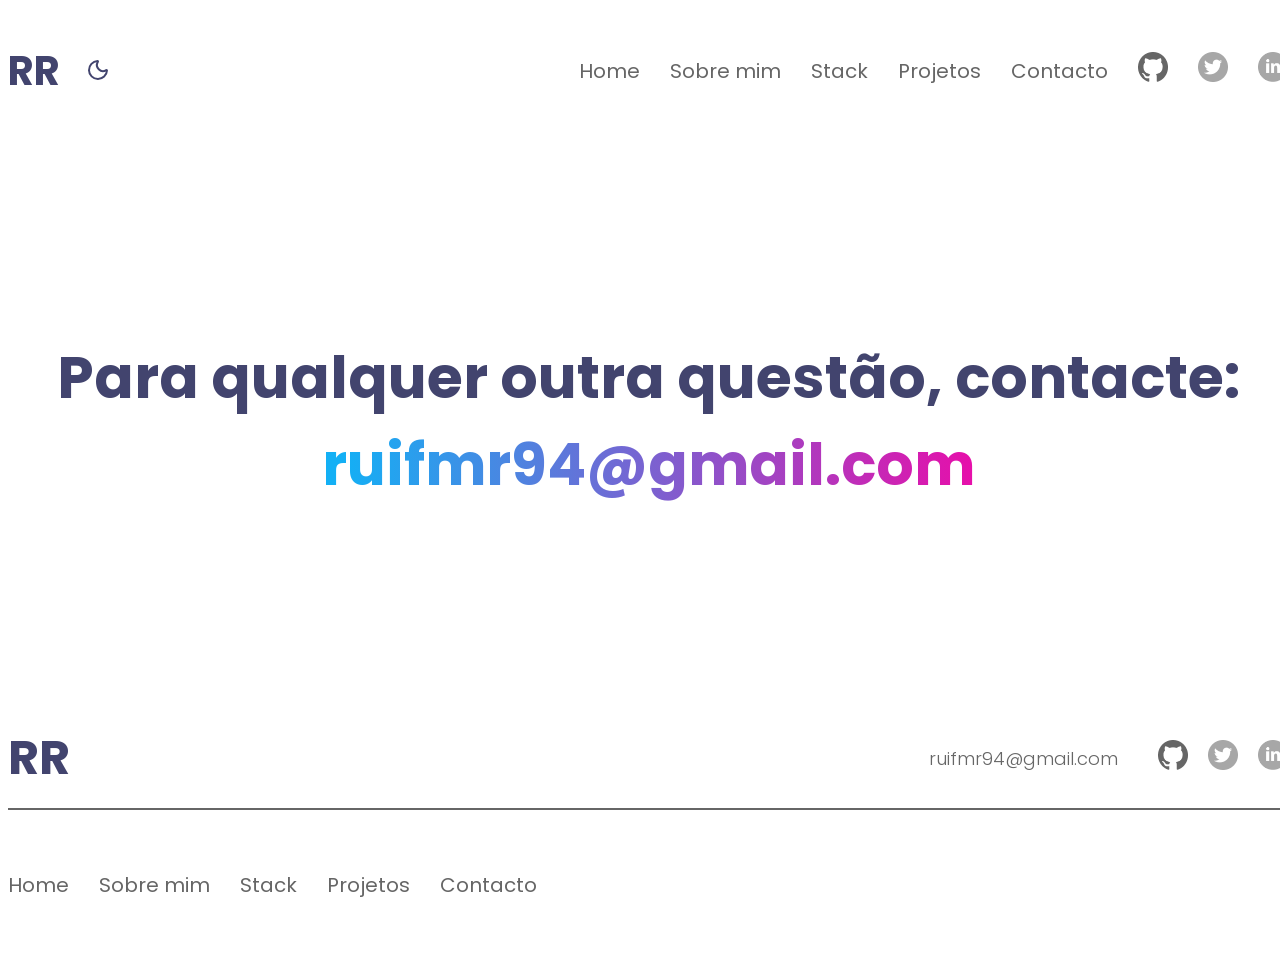
<file: contact.html>
<!DOCTYPE html>
<html lang="pt" data-theme="light">
    <head>
        <title>Hello World</title>
        <meta charset="UTF-8" />
        <link rel="preconnect" href="https://fonts.googleapis.com">
        <link rel="preconnect" href="https://fonts.gstatic.com" crossorigin>
        <link 
            href="https://fonts.googleapis.com/css2?family=Poppins:ital,wght@0,100;0,200;0,300;0,400;0,500;0,600;0,700;0,800;0,900;1,100;1,200;1,300;1,400;1,500;1,600;1,700;1,800;1,900&family=Roboto:ital,wght@0,100..900;1,100..900&display=swap" 
            rel="stylesheet">
        <link rel="stylesheet" href="assets/css/main.css"/>
    </head>
    <body class="contact-page">
        <div class="container">
            <header class="primaryHeader">
            <div class="columnLeft">
                <h2>RR</h2>
                <button id="toggleDarkMode" onclick="toggleDarkMode()">
                    <svg xmlns="http://www.w3.org/2000/svg" 
                    width="24" 
                    height="24" 
                    viewBox="0 0 24 24" 
                    fill="none" 
                    stroke="currentColor" 
                    stroke-width="2" 
                    stroke-linecap="round" 
                    stroke-linejoin="round" 
                    class="lucide lucide-moon-icon lucide-moon">
                    <path d="M20.985 12.486a9 9 0 1 1-9.473-9.472c.405-.022.617.46.402.803a6 6 0 0 0 8.268 8.268c.344-.215.825-.004.803.401"/>
                    </svg>
                </button>
            </div>
            <div class="columnRight">
                <nav>
                    <ul>
                        <li>
                            <a href="index.html">Home</a>
                        </li>
                        <li>
                            <a href="about.html">Sobre mim</a>
                        </li>
                        <li>
                            <a href="stack.html">Stack</a>
                        </li>
                        <li>
                            <a href="projects.html">Projetos</a>
                        </li>
                        <li>
                            <a href="contact.html">Contacto</a>
                        </li>
                        <li>
                            <a href="https://github.com/FilipeCovas" target="_blank">
                                <img 
                                src="assets/images/logos_github.png" 
                                alt="icon github" 
                                width="30" 
                                height="30"/>
                            </a>    
                        </li>
                        <li>
                            <a href="https://x.com/ruiribeirooo" target="_blank">
                                <img 
                                src="assets/images/icon-twitter.png" 
                                alt="icon twitter" 
                                width="30" 
                                height="30"/>
                            </a>
                        </li>
                        <li>
                            <a href="https://www.linkedin.com/in/rui-ribeiro-93a347181/" target="_blank">
                                <img 
                                src="assets/images/icon-linkedin.png" 
                                alt="icon linkedin" 
                                width="30" 
                                height="30"/>
                            </a>
                        </li>
                    </ul>
                </nav>
            </div>
        </header>
        <main>
            <!--CONTEÚDO-->
            <section class="sectionContact">
                <header>
                    <h1>Para qualquer outra questão, contacte:</h1>
                </header>
                <a class="contentEmail" href="mailto:ruifmr94@gmail.com">ruifmr94@gmail.com</a>
            </section>
            <footer class="footerWrapper">
                <div class="mainFooter">
                    <div class="mainFooterColumn left">
                        <h2>RR</h2>
                    </div>
                    <div class="mainFooterColumn right">
                        <div>
                            <a href="mailto:">ruifmr94@gmail.com</a>
                        </div>
                        <div>
                            <ul>
                            <li>
                            <a href="https://github.com/FilipeCovas" target="_blank">
                                <img 
                                src="assets/images/logos_github.png" 
                                alt="icon github" 
                                width="30" 
                                height="30"/>
                            </a>    
                        </li>
                        <li>
                            <a href="https://x.com/ruiribeirooo" target="_blank">
                                <img 
                                src="assets/images/icon-twitter.png" 
                                alt="icon twitter" 
                                width="30" 
                                height="30"/>
                            </a>
                        </li>
                        <li>
                            <a href="https://www.linkedin.com/in/rui-ribeiro-93a347181/" target="_blank">
                                <img 
                                src="assets/images/icon-linkedin.png" 
                                alt="icon linkedin" 
                                width="30" 
                                height="30"/>
                            </a>
                        </li>
                        </ul>
                        </div>
                    </div>
                </div>
                <div class="miniFooter">
                     <nav>
                    <ul>
                        <li>
                            <a href="index.html">Home</a>
                        </li>
                        <li>
                            <a href="about.html">Sobre mim</a>
                        </li>
                        <li>
                            <a href="stack.html">Stack</a>
                        </li>
                        <li>
                            <a href="projects.html">Projetos</a>
                        </li>
                        <li>
                            <a href="contact.html">Contacto</a>
                        </li>
                    </ul>
                </nav>
                </div>

            </footer>
        </main>
        </div>
        <script src="assets/js/main.js"></script>
    </body>
</html>
</file>
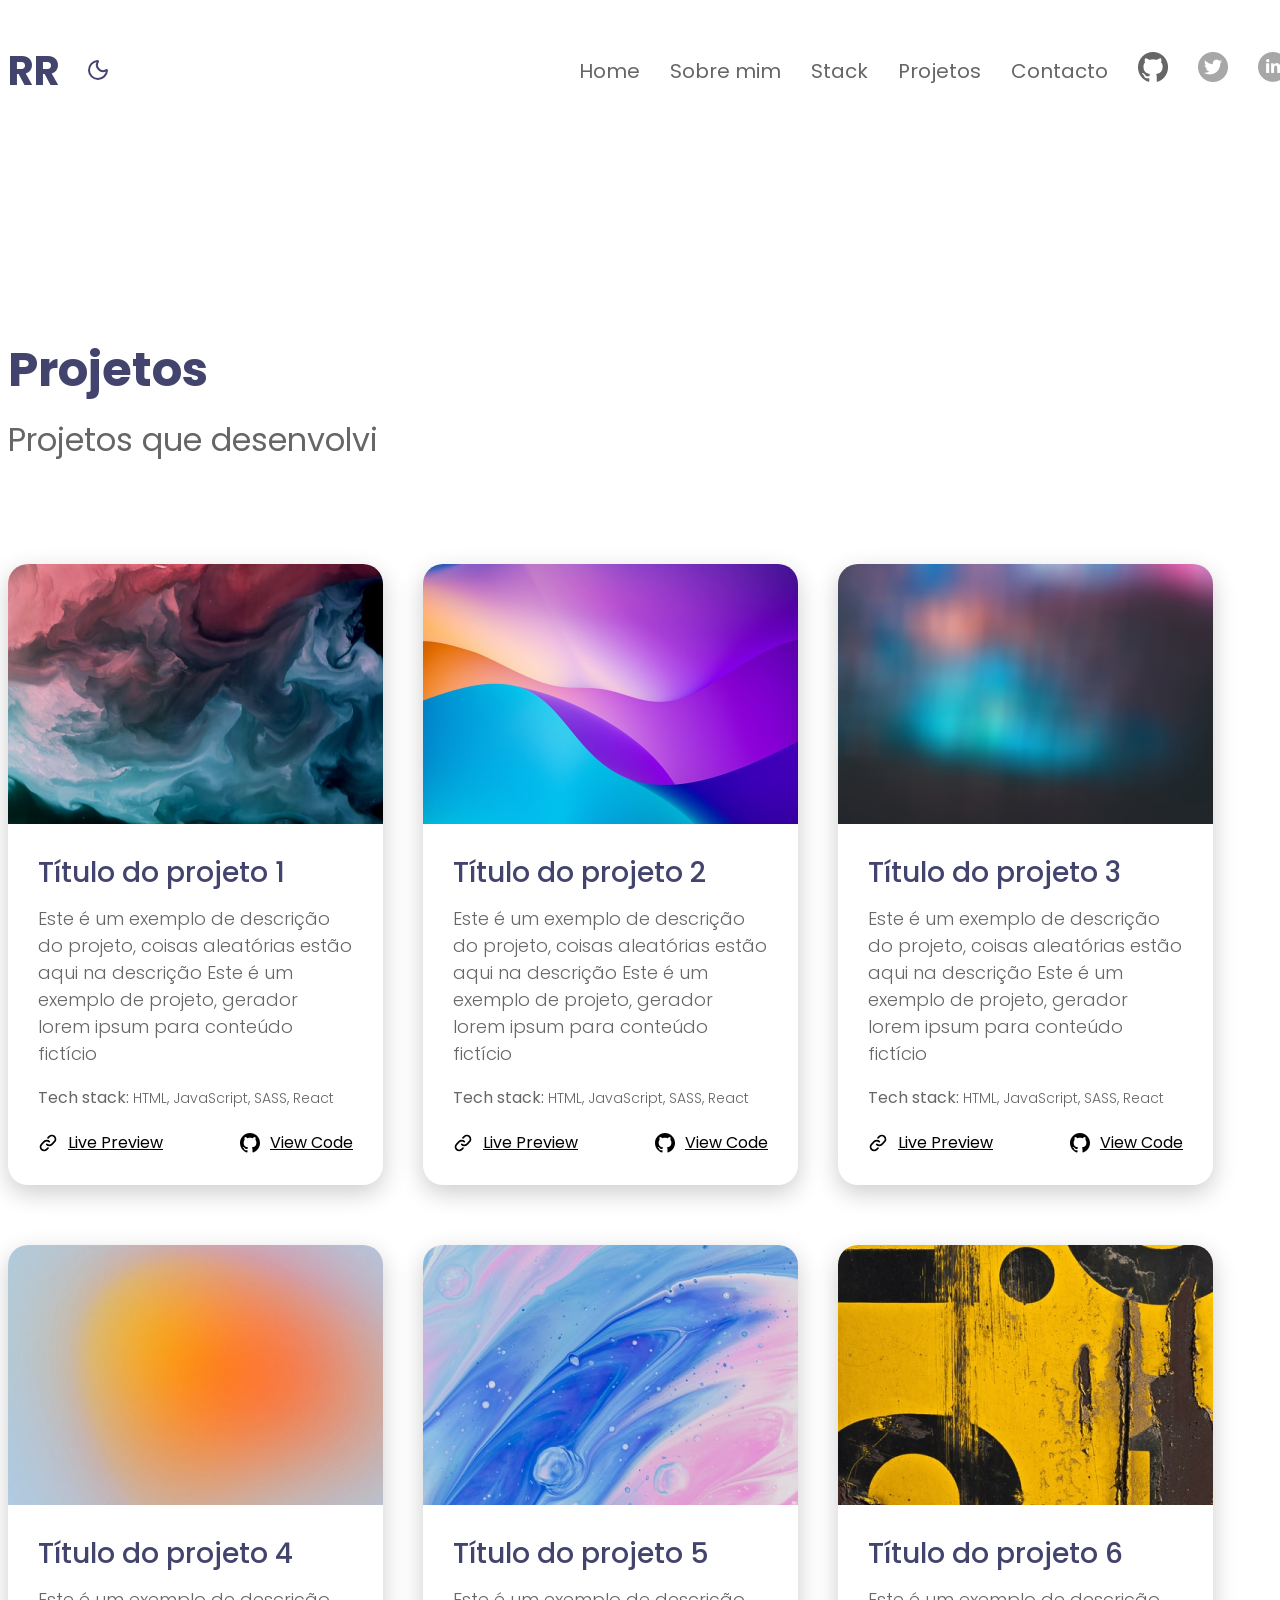
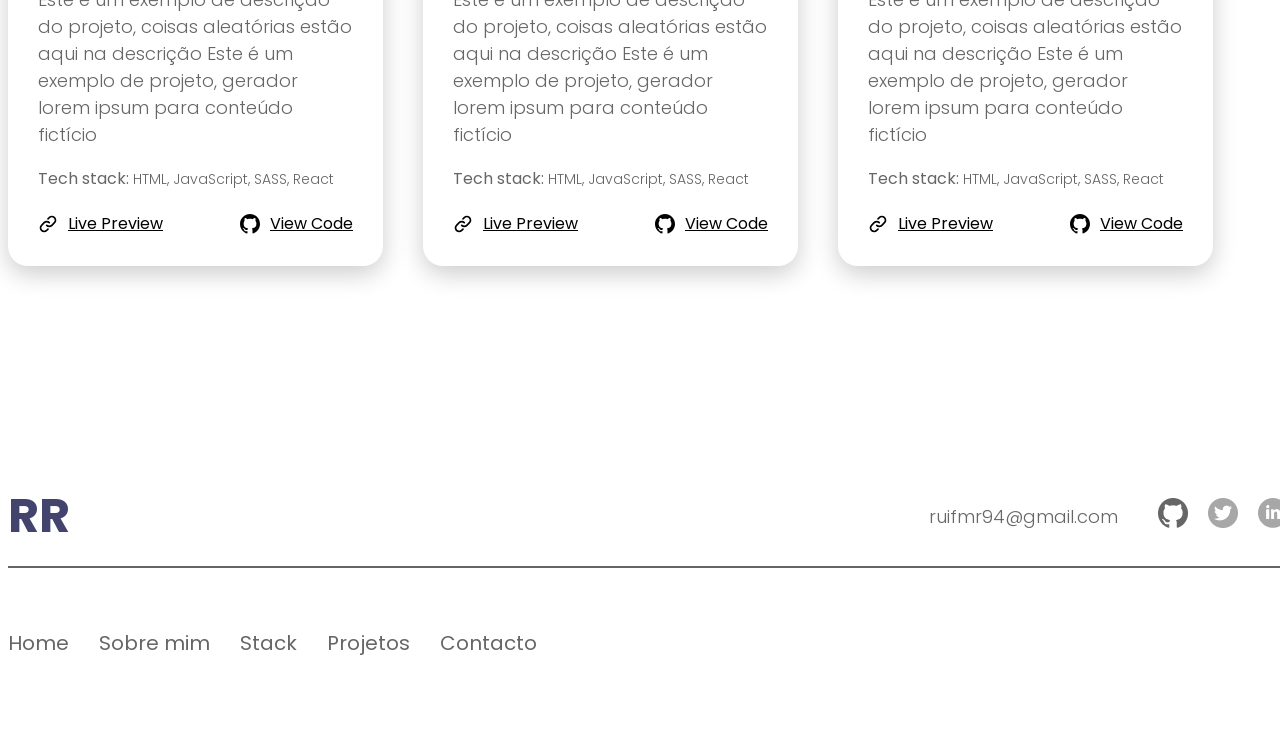
<file: projects.html>
<!DOCTYPE html>
<html lang="pt" data-theme="light">
    <head>
        <title>Hello World</title>
        <meta charset="UTF-8" />
        <link rel="preconnect" href="https://fonts.googleapis.com">
        <link rel="preconnect" href="https://fonts.gstatic.com" crossorigin>
        <link 
            href="https://fonts.googleapis.com/css2?family=Poppins:ital,wght@0,100;0,200;0,300;0,400;0,500;0,600;0,700;0,800;0,900;1,100;1,200;1,300;1,400;1,500;1,600;1,700;1,800;1,900&family=Roboto:ital,wght@0,100..900;1,100..900&display=swap" 
            rel="stylesheet">
        <link rel="stylesheet" href="assets/css/main.css"/>
    </head>
    <body class="projects-page">
        <div class="container">
            <header class="primaryHeader">
            <div class="columnLeft">
                <h2>RR</h2>
                <button id="toggleDarkMode" onclick="toggleDarkMode()">
                    <svg xmlns="http://www.w3.org/2000/svg" 
                    width="24" 
                    height="24" 
                    viewBox="0 0 24 24" 
                    fill="none" 
                    stroke="currentColor" 
                    stroke-width="2" 
                    stroke-linecap="round" 
                    stroke-linejoin="round" 
                    class="lucide lucide-moon-icon lucide-moon">
                    <path d="M20.985 12.486a9 9 0 1 1-9.473-9.472c.405-.022.617.46.402.803a6 6 0 0 0 8.268 8.268c.344-.215.825-.004.803.401"/>
                    </svg>
                </button>
            </div>
            <div class="columnRight">
                <nav>
                    <ul>
                        <li>
                            <a href="index.html">Home</a>
                        </li>
                        <li>
                            <a href="about.html">Sobre mim</a>
                        </li>
                        <li>
                            <a href="stack.html">Stack</a>
                        </li>
                        <li>
                            <a href="projects.html">Projetos</a>
                        </li>
                        <li>
                            <a href="contact.html">Contacto</a>
                        </li>
                        <li>
                            <a href="https://github.com/FilipeCovas" target="_blank">
                                <img 
                                src="assets/images/logos_github.png" 
                                alt="icon github" 
                                width="30" 
                                height="30"/>
                            </a>    
                        </li>
                        <li>
                            <a href="https://x.com/ruiribeirooo" target="_blank">
                                <img 
                                src="assets/images/icon-twitter.png" 
                                alt="icon twitter" 
                                width="30" 
                                height="30"/>
                            </a>
                        </li>
                        <li>
                            <a href="https://www.linkedin.com/in/rui-ribeiro-93a347181/" target="_blank">
                                <img 
                                src="assets/images/icon-linkedin.png" 
                                alt="icon linkedin" 
                                width="30" 
                                height="30"/>
                            </a>
                        </li>
                    </ul>
                </nav>
            </div>
        </header>
        <main>
            <!--CONTEÚDO-->
             <section class="sectionProjects">
                <header>
                    <h2>Projetos</h2>
                    <h3>Projetos que desenvolvi</h3>
                </header>
                <div class="projectsContainer">
                    <article class="projectBox">
                        <header>
                            <img 
                            src="assets/images/project1img.jpg" 
                            alt="img1"
                            width="375" />
                        </header>
                        <div class="projectContent">
                            <h4>Título do projeto 1</h4>
                            <p>
                                Este é um exemplo de descrição do projeto, coisas aleatórias 
                                estão aqui na descrição Este é um exemplo de projeto, gerador 
                                lorem ipsum para conteúdo fictício
                            </p>
                            <small>
                                <strong>Tech stack:</strong> HTML, JavaScript, SASS, React
                            </small>
                            <div class="projectActions">
                                <div class="linkWithIcon">
                                    <svg width="20" height="20" viewBox="0 0 20 20" fill="none" xmlns="http://www.w3.org/2000/svg">
                                        <path d="M11.2867 8.7133C10.6041 8.031 9.67846 7.64771 8.71334 7.64771C7.74821 7.64771 6.82259 8.031 6.14 8.7133L3.56584 11.2866C2.88324 11.9692 2.49976 12.895 2.49976 13.8604C2.49976 14.8257 2.88324 15.7515 3.56584 16.4341C4.24844 17.1167 5.17424 17.5002 6.13959 17.5002C7.10493 17.5002 8.03074 17.1167 8.71334 16.4341L10 15.1475" stroke="black" stroke-width="1.66667" stroke-linecap="round" stroke-linejoin="round"/>
                                        <path d="M8.71332 11.2867C9.39591 11.969 10.3215 12.3523 11.2867 12.3523C12.2518 12.3523 13.1774 11.969 13.86 11.2867L16.4342 8.71334C17.1168 8.03074 17.5002 7.10493 17.5002 6.13959C17.5002 5.17424 17.1168 4.24844 16.4342 3.56584C15.7516 2.88324 14.8257 2.49976 13.8604 2.49976C12.8951 2.49976 11.9693 2.88324 11.2867 3.56584L9.99998 4.8525" stroke="black" stroke-width="1.66667" stroke-linecap="round" stroke-linejoin="round"/>
                                    </svg>
                                    <a href="#">Live Preview</a>
                                </div>
                                <div class="linkWithIcon">
                                    <svg width="20" height="20" viewBox="0 0 20 20" fill="none" xmlns="http://www.w3.org/2000/svg">
                                        <g clip-path="url(#clip0_10_90)">
                                        <path fill-rule="evenodd" clip-rule="evenodd" d="M10 0C4.475 0 0 4.475 0 10C0 14.425 2.8625 18.1625 6.8375 19.4875C7.3375 19.575 7.525 19.275 7.525 19.0125C7.525 18.775 7.5125 17.9875 7.5125 17.15C5 17.6125 4.35 16.5375 4.15 15.975C4.0375 15.6875 3.55 14.8 3.125 14.5625C2.775 14.375 2.275 13.9125 3.1125 13.9C3.9 13.8875 4.4625 14.625 4.65 14.925C5.55 16.4375 6.9875 16.0125 7.5625 15.75C7.65 15.1 7.9125 14.6625 8.2 14.4125C5.975 14.1625 3.65 13.3 3.65 9.475C3.65 8.3875 4.0375 7.4875 4.675 6.7875C4.575 6.5375 4.225 5.5125 4.775 4.1375C4.775 4.1375 5.6125 3.875 7.525 5.1625C8.325 4.9375 9.175 4.825 10.025 4.825C10.875 4.825 11.725 4.9375 12.525 5.1625C14.4375 3.8625 15.275 4.1375 15.275 4.1375C15.825 5.5125 15.475 6.5375 15.375 6.7875C16.0125 7.4875 16.4 8.375 16.4 9.475C16.4 13.3125 14.0625 14.1625 11.8375 14.4125C12.2 14.725 12.5125 15.325 12.5125 16.2625C12.5125 17.6 12.5 18.675 12.5 19.0125C12.5 19.275 12.6875 19.5875 13.1875 19.4875C15.1726 18.8173 16.8976 17.5414 18.1197 15.8395C19.3418 14.1375 19.9994 12.0952 20 10C20 4.475 15.525 0 10 0Z" fill="black"/>
                                        </g>
                                        <defs>
                                        <clipPath id="clip0_10_90">
                                        <rect width="20" height="20" fill="white"/>
                                        </clipPath>
                                        </defs>
                                    </svg>
                                    <a href="#">View Code</a>
                                </div>
                            </div>
                        </div>
                    </article>
                    <article class="projectBox">
                        <header>
                            <img 
                            src="assets/images/project2img.jpg" 
                            alt="img1"
                            width="375" />
                        </header>
                        <div class="projectContent">
                            <h4>Título do projeto 2</h4>
                            <p>
                                Este é um exemplo de descrição do projeto, coisas aleatórias 
                                estão aqui na descrição Este é um exemplo de projeto, gerador 
                                lorem ipsum para conteúdo fictício
                            </p>
                            <small>
                                <strong>Tech stack:</strong> HTML, JavaScript, SASS, React
                            </small>
                            <div class="projectActions">
                                <div class="linkWithIcon">
                                    <svg width="20" height="20" viewBox="0 0 20 20" fill="none" xmlns="http://www.w3.org/2000/svg">
                                        <path d="M11.2867 8.7133C10.6041 8.031 9.67846 7.64771 8.71334 7.64771C7.74821 7.64771 6.82259 8.031 6.14 8.7133L3.56584 11.2866C2.88324 11.9692 2.49976 12.895 2.49976 13.8604C2.49976 14.8257 2.88324 15.7515 3.56584 16.4341C4.24844 17.1167 5.17424 17.5002 6.13959 17.5002C7.10493 17.5002 8.03074 17.1167 8.71334 16.4341L10 15.1475" stroke="black" stroke-width="1.66667" stroke-linecap="round" stroke-linejoin="round"/>
                                        <path d="M8.71332 11.2867C9.39591 11.969 10.3215 12.3523 11.2867 12.3523C12.2518 12.3523 13.1774 11.969 13.86 11.2867L16.4342 8.71334C17.1168 8.03074 17.5002 7.10493 17.5002 6.13959C17.5002 5.17424 17.1168 4.24844 16.4342 3.56584C15.7516 2.88324 14.8257 2.49976 13.8604 2.49976C12.8951 2.49976 11.9693 2.88324 11.2867 3.56584L9.99998 4.8525" stroke="black" stroke-width="1.66667" stroke-linecap="round" stroke-linejoin="round"/>
                                    </svg>
                                    <a href="#">Live Preview</a>
                                </div>
                                <div class="linkWithIcon">
                                    <svg width="20" height="20" viewBox="0 0 20 20" fill="none" xmlns="http://www.w3.org/2000/svg">
                                        <g clip-path="url(#clip0_10_90)">
                                        <path fill-rule="evenodd" clip-rule="evenodd" d="M10 0C4.475 0 0 4.475 0 10C0 14.425 2.8625 18.1625 6.8375 19.4875C7.3375 19.575 7.525 19.275 7.525 19.0125C7.525 18.775 7.5125 17.9875 7.5125 17.15C5 17.6125 4.35 16.5375 4.15 15.975C4.0375 15.6875 3.55 14.8 3.125 14.5625C2.775 14.375 2.275 13.9125 3.1125 13.9C3.9 13.8875 4.4625 14.625 4.65 14.925C5.55 16.4375 6.9875 16.0125 7.5625 15.75C7.65 15.1 7.9125 14.6625 8.2 14.4125C5.975 14.1625 3.65 13.3 3.65 9.475C3.65 8.3875 4.0375 7.4875 4.675 6.7875C4.575 6.5375 4.225 5.5125 4.775 4.1375C4.775 4.1375 5.6125 3.875 7.525 5.1625C8.325 4.9375 9.175 4.825 10.025 4.825C10.875 4.825 11.725 4.9375 12.525 5.1625C14.4375 3.8625 15.275 4.1375 15.275 4.1375C15.825 5.5125 15.475 6.5375 15.375 6.7875C16.0125 7.4875 16.4 8.375 16.4 9.475C16.4 13.3125 14.0625 14.1625 11.8375 14.4125C12.2 14.725 12.5125 15.325 12.5125 16.2625C12.5125 17.6 12.5 18.675 12.5 19.0125C12.5 19.275 12.6875 19.5875 13.1875 19.4875C15.1726 18.8173 16.8976 17.5414 18.1197 15.8395C19.3418 14.1375 19.9994 12.0952 20 10C20 4.475 15.525 0 10 0Z" fill="black"/>
                                        </g>
                                        <defs>
                                        <clipPath id="clip0_10_90">
                                        <rect width="20" height="20" fill="white"/>
                                        </clipPath>
                                        </defs>
                                    </svg>
                                    <a href="#">View Code</a>
                                </div>
                            </div>
                        </div>
                    </article>
                    <article class="projectBox">
                        <header>
                            <img 
                            src="assets/images/project3img.jpg" 
                            alt="img1"
                            width="375" />
                        </header>
                        <div class="projectContent">
                            <h4>Título do projeto 3</h4>
                            <p>
                                Este é um exemplo de descrição do projeto, coisas aleatórias 
                                estão aqui na descrição Este é um exemplo de projeto, gerador 
                                lorem ipsum para conteúdo fictício
                            </p>
                            <small>
                                <strong>Tech stack:</strong> HTML, JavaScript, SASS, React
                            </small>
                            <div class="projectActions">
                                <div class="linkWithIcon">
                                    <svg width="20" height="20" viewBox="0 0 20 20" fill="none" xmlns="http://www.w3.org/2000/svg">
                                        <path d="M11.2867 8.7133C10.6041 8.031 9.67846 7.64771 8.71334 7.64771C7.74821 7.64771 6.82259 8.031 6.14 8.7133L3.56584 11.2866C2.88324 11.9692 2.49976 12.895 2.49976 13.8604C2.49976 14.8257 2.88324 15.7515 3.56584 16.4341C4.24844 17.1167 5.17424 17.5002 6.13959 17.5002C7.10493 17.5002 8.03074 17.1167 8.71334 16.4341L10 15.1475" stroke="black" stroke-width="1.66667" stroke-linecap="round" stroke-linejoin="round"/>
                                        <path d="M8.71332 11.2867C9.39591 11.969 10.3215 12.3523 11.2867 12.3523C12.2518 12.3523 13.1774 11.969 13.86 11.2867L16.4342 8.71334C17.1168 8.03074 17.5002 7.10493 17.5002 6.13959C17.5002 5.17424 17.1168 4.24844 16.4342 3.56584C15.7516 2.88324 14.8257 2.49976 13.8604 2.49976C12.8951 2.49976 11.9693 2.88324 11.2867 3.56584L9.99998 4.8525" stroke="black" stroke-width="1.66667" stroke-linecap="round" stroke-linejoin="round"/>
                                    </svg>
                                    <a href="#">Live Preview</a>
                                </div>
                                <div class="linkWithIcon">
                                    <svg width="20" height="20" viewBox="0 0 20 20" fill="none" xmlns="http://www.w3.org/2000/svg">
                                        <g clip-path="url(#clip0_10_90)">
                                        <path fill-rule="evenodd" clip-rule="evenodd" d="M10 0C4.475 0 0 4.475 0 10C0 14.425 2.8625 18.1625 6.8375 19.4875C7.3375 19.575 7.525 19.275 7.525 19.0125C7.525 18.775 7.5125 17.9875 7.5125 17.15C5 17.6125 4.35 16.5375 4.15 15.975C4.0375 15.6875 3.55 14.8 3.125 14.5625C2.775 14.375 2.275 13.9125 3.1125 13.9C3.9 13.8875 4.4625 14.625 4.65 14.925C5.55 16.4375 6.9875 16.0125 7.5625 15.75C7.65 15.1 7.9125 14.6625 8.2 14.4125C5.975 14.1625 3.65 13.3 3.65 9.475C3.65 8.3875 4.0375 7.4875 4.675 6.7875C4.575 6.5375 4.225 5.5125 4.775 4.1375C4.775 4.1375 5.6125 3.875 7.525 5.1625C8.325 4.9375 9.175 4.825 10.025 4.825C10.875 4.825 11.725 4.9375 12.525 5.1625C14.4375 3.8625 15.275 4.1375 15.275 4.1375C15.825 5.5125 15.475 6.5375 15.375 6.7875C16.0125 7.4875 16.4 8.375 16.4 9.475C16.4 13.3125 14.0625 14.1625 11.8375 14.4125C12.2 14.725 12.5125 15.325 12.5125 16.2625C12.5125 17.6 12.5 18.675 12.5 19.0125C12.5 19.275 12.6875 19.5875 13.1875 19.4875C15.1726 18.8173 16.8976 17.5414 18.1197 15.8395C19.3418 14.1375 19.9994 12.0952 20 10C20 4.475 15.525 0 10 0Z" fill="black"/>
                                        </g>
                                        <defs>
                                        <clipPath id="clip0_10_90">
                                        <rect width="20" height="20" fill="white"/>
                                        </clipPath>
                                        </defs>
                                    </svg>
                                    <a href="#">View Code</a>
                                </div>
                            </div>
                        </div>
                    </article>
                    <article class="projectBox">
                        <header>
                            <img 
                            src="assets/images/project4img.jpg" 
                            alt="img1"
                            width="375" />
                        </header>
                        <div class="projectContent">
                            <h4>Título do projeto 4</h4>
                            <p>
                                Este é um exemplo de descrição do projeto, coisas aleatórias 
                                estão aqui na descrição Este é um exemplo de projeto, gerador 
                                lorem ipsum para conteúdo fictício
                            </p>
                            <small>
                                <strong>Tech stack:</strong> HTML, JavaScript, SASS, React
                            </small>
                            <div class="projectActions">
                                <div class="linkWithIcon">
                                    <svg width="20" height="20" viewBox="0 0 20 20" fill="none" xmlns="http://www.w3.org/2000/svg">
                                        <path d="M11.2867 8.7133C10.6041 8.031 9.67846 7.64771 8.71334 7.64771C7.74821 7.64771 6.82259 8.031 6.14 8.7133L3.56584 11.2866C2.88324 11.9692 2.49976 12.895 2.49976 13.8604C2.49976 14.8257 2.88324 15.7515 3.56584 16.4341C4.24844 17.1167 5.17424 17.5002 6.13959 17.5002C7.10493 17.5002 8.03074 17.1167 8.71334 16.4341L10 15.1475" stroke="black" stroke-width="1.66667" stroke-linecap="round" stroke-linejoin="round"/>
                                        <path d="M8.71332 11.2867C9.39591 11.969 10.3215 12.3523 11.2867 12.3523C12.2518 12.3523 13.1774 11.969 13.86 11.2867L16.4342 8.71334C17.1168 8.03074 17.5002 7.10493 17.5002 6.13959C17.5002 5.17424 17.1168 4.24844 16.4342 3.56584C15.7516 2.88324 14.8257 2.49976 13.8604 2.49976C12.8951 2.49976 11.9693 2.88324 11.2867 3.56584L9.99998 4.8525" stroke="black" stroke-width="1.66667" stroke-linecap="round" stroke-linejoin="round"/>
                                    </svg>
                                    <a href="#">Live Preview</a>
                                </div>
                                <div class="linkWithIcon">
                                    <svg width="20" height="20" viewBox="0 0 20 20" fill="none" xmlns="http://www.w3.org/2000/svg">
                                        <g clip-path="url(#clip0_10_90)">
                                        <path fill-rule="evenodd" clip-rule="evenodd" d="M10 0C4.475 0 0 4.475 0 10C0 14.425 2.8625 18.1625 6.8375 19.4875C7.3375 19.575 7.525 19.275 7.525 19.0125C7.525 18.775 7.5125 17.9875 7.5125 17.15C5 17.6125 4.35 16.5375 4.15 15.975C4.0375 15.6875 3.55 14.8 3.125 14.5625C2.775 14.375 2.275 13.9125 3.1125 13.9C3.9 13.8875 4.4625 14.625 4.65 14.925C5.55 16.4375 6.9875 16.0125 7.5625 15.75C7.65 15.1 7.9125 14.6625 8.2 14.4125C5.975 14.1625 3.65 13.3 3.65 9.475C3.65 8.3875 4.0375 7.4875 4.675 6.7875C4.575 6.5375 4.225 5.5125 4.775 4.1375C4.775 4.1375 5.6125 3.875 7.525 5.1625C8.325 4.9375 9.175 4.825 10.025 4.825C10.875 4.825 11.725 4.9375 12.525 5.1625C14.4375 3.8625 15.275 4.1375 15.275 4.1375C15.825 5.5125 15.475 6.5375 15.375 6.7875C16.0125 7.4875 16.4 8.375 16.4 9.475C16.4 13.3125 14.0625 14.1625 11.8375 14.4125C12.2 14.725 12.5125 15.325 12.5125 16.2625C12.5125 17.6 12.5 18.675 12.5 19.0125C12.5 19.275 12.6875 19.5875 13.1875 19.4875C15.1726 18.8173 16.8976 17.5414 18.1197 15.8395C19.3418 14.1375 19.9994 12.0952 20 10C20 4.475 15.525 0 10 0Z" fill="black"/>
                                        </g>
                                        <defs>
                                        <clipPath id="clip0_10_90">
                                        <rect width="20" height="20" fill="white"/>
                                        </clipPath>
                                        </defs>
                                    </svg>
                                    <a href="#">View Code</a>
                                </div>
                            </div>
                        </div>
                    </article>
                    <article class="projectBox">
                        <header>
                            <img 
                            src="assets/images/project5img.jpg" 
                            alt="img1"
                            width="375" />
                        </header>
                        <div class="projectContent">
                            <h4>Título do projeto 5</h4>
                            <p>
                                Este é um exemplo de descrição do projeto, coisas aleatórias 
                                estão aqui na descrição Este é um exemplo de projeto, gerador 
                                lorem ipsum para conteúdo fictício
                            </p>
                            <small>
                                <strong>Tech stack:</strong> HTML, JavaScript, SASS, React
                            </small>
                            <div class="projectActions">
                                <div class="linkWithIcon">
                                    <svg width="20" height="20" viewBox="0 0 20 20" fill="none" xmlns="http://www.w3.org/2000/svg">
                                        <path d="M11.2867 8.7133C10.6041 8.031 9.67846 7.64771 8.71334 7.64771C7.74821 7.64771 6.82259 8.031 6.14 8.7133L3.56584 11.2866C2.88324 11.9692 2.49976 12.895 2.49976 13.8604C2.49976 14.8257 2.88324 15.7515 3.56584 16.4341C4.24844 17.1167 5.17424 17.5002 6.13959 17.5002C7.10493 17.5002 8.03074 17.1167 8.71334 16.4341L10 15.1475" stroke="black" stroke-width="1.66667" stroke-linecap="round" stroke-linejoin="round"/>
                                        <path d="M8.71332 11.2867C9.39591 11.969 10.3215 12.3523 11.2867 12.3523C12.2518 12.3523 13.1774 11.969 13.86 11.2867L16.4342 8.71334C17.1168 8.03074 17.5002 7.10493 17.5002 6.13959C17.5002 5.17424 17.1168 4.24844 16.4342 3.56584C15.7516 2.88324 14.8257 2.49976 13.8604 2.49976C12.8951 2.49976 11.9693 2.88324 11.2867 3.56584L9.99998 4.8525" stroke="black" stroke-width="1.66667" stroke-linecap="round" stroke-linejoin="round"/>
                                    </svg>
                                    <a href="#">Live Preview</a>
                                </div>
                                <div class="linkWithIcon">
                                    <svg width="20" height="20" viewBox="0 0 20 20" fill="none" xmlns="http://www.w3.org/2000/svg">
                                        <g clip-path="url(#clip0_10_90)">
                                        <path fill-rule="evenodd" clip-rule="evenodd" d="M10 0C4.475 0 0 4.475 0 10C0 14.425 2.8625 18.1625 6.8375 19.4875C7.3375 19.575 7.525 19.275 7.525 19.0125C7.525 18.775 7.5125 17.9875 7.5125 17.15C5 17.6125 4.35 16.5375 4.15 15.975C4.0375 15.6875 3.55 14.8 3.125 14.5625C2.775 14.375 2.275 13.9125 3.1125 13.9C3.9 13.8875 4.4625 14.625 4.65 14.925C5.55 16.4375 6.9875 16.0125 7.5625 15.75C7.65 15.1 7.9125 14.6625 8.2 14.4125C5.975 14.1625 3.65 13.3 3.65 9.475C3.65 8.3875 4.0375 7.4875 4.675 6.7875C4.575 6.5375 4.225 5.5125 4.775 4.1375C4.775 4.1375 5.6125 3.875 7.525 5.1625C8.325 4.9375 9.175 4.825 10.025 4.825C10.875 4.825 11.725 4.9375 12.525 5.1625C14.4375 3.8625 15.275 4.1375 15.275 4.1375C15.825 5.5125 15.475 6.5375 15.375 6.7875C16.0125 7.4875 16.4 8.375 16.4 9.475C16.4 13.3125 14.0625 14.1625 11.8375 14.4125C12.2 14.725 12.5125 15.325 12.5125 16.2625C12.5125 17.6 12.5 18.675 12.5 19.0125C12.5 19.275 12.6875 19.5875 13.1875 19.4875C15.1726 18.8173 16.8976 17.5414 18.1197 15.8395C19.3418 14.1375 19.9994 12.0952 20 10C20 4.475 15.525 0 10 0Z" fill="black"/>
                                        </g>
                                        <defs>
                                        <clipPath id="clip0_10_90">
                                        <rect width="20" height="20" fill="white"/>
                                        </clipPath>
                                        </defs>
                                    </svg>
                                    <a href="#">View Code</a>
                                </div>
                            </div>
                        </div>
                    </article>
                    <article class="projectBox">
                        <header>
                            <img 
                            src="assets/images/project6img.jpg" 
                            alt="img1"
                            width="375" />
                        </header>
                        <div class="projectContent">
                            <h4>Título do projeto 6</h4>
                            <p>
                                Este é um exemplo de descrição do projeto, coisas aleatórias 
                                estão aqui na descrição Este é um exemplo de projeto, gerador 
                                lorem ipsum para conteúdo fictício
                            </p>
                            <small>
                                <strong>Tech stack:</strong> HTML, JavaScript, SASS, React
                            </small>
                            <div class="projectActions">
                                <div class="linkWithIcon">
                                    <svg width="20" height="20" viewBox="0 0 20 20" fill="none" xmlns="http://www.w3.org/2000/svg">
                                        <path d="M11.2867 8.7133C10.6041 8.031 9.67846 7.64771 8.71334 7.64771C7.74821 7.64771 6.82259 8.031 6.14 8.7133L3.56584 11.2866C2.88324 11.9692 2.49976 12.895 2.49976 13.8604C2.49976 14.8257 2.88324 15.7515 3.56584 16.4341C4.24844 17.1167 5.17424 17.5002 6.13959 17.5002C7.10493 17.5002 8.03074 17.1167 8.71334 16.4341L10 15.1475" stroke="black" stroke-width="1.66667" stroke-linecap="round" stroke-linejoin="round"/>
                                        <path d="M8.71332 11.2867C9.39591 11.969 10.3215 12.3523 11.2867 12.3523C12.2518 12.3523 13.1774 11.969 13.86 11.2867L16.4342 8.71334C17.1168 8.03074 17.5002 7.10493 17.5002 6.13959C17.5002 5.17424 17.1168 4.24844 16.4342 3.56584C15.7516 2.88324 14.8257 2.49976 13.8604 2.49976C12.8951 2.49976 11.9693 2.88324 11.2867 3.56584L9.99998 4.8525" stroke="black" stroke-width="1.66667" stroke-linecap="round" stroke-linejoin="round"/>
                                    </svg>
                                    <a href="#">Live Preview</a>
                                </div>
                                <div class="linkWithIcon">
                                    <svg width="20" height="20" viewBox="0 0 20 20" fill="none" xmlns="http://www.w3.org/2000/svg">
                                        <g clip-path="url(#clip0_10_90)">
                                        <path fill-rule="evenodd" clip-rule="evenodd" d="M10 0C4.475 0 0 4.475 0 10C0 14.425 2.8625 18.1625 6.8375 19.4875C7.3375 19.575 7.525 19.275 7.525 19.0125C7.525 18.775 7.5125 17.9875 7.5125 17.15C5 17.6125 4.35 16.5375 4.15 15.975C4.0375 15.6875 3.55 14.8 3.125 14.5625C2.775 14.375 2.275 13.9125 3.1125 13.9C3.9 13.8875 4.4625 14.625 4.65 14.925C5.55 16.4375 6.9875 16.0125 7.5625 15.75C7.65 15.1 7.9125 14.6625 8.2 14.4125C5.975 14.1625 3.65 13.3 3.65 9.475C3.65 8.3875 4.0375 7.4875 4.675 6.7875C4.575 6.5375 4.225 5.5125 4.775 4.1375C4.775 4.1375 5.6125 3.875 7.525 5.1625C8.325 4.9375 9.175 4.825 10.025 4.825C10.875 4.825 11.725 4.9375 12.525 5.1625C14.4375 3.8625 15.275 4.1375 15.275 4.1375C15.825 5.5125 15.475 6.5375 15.375 6.7875C16.0125 7.4875 16.4 8.375 16.4 9.475C16.4 13.3125 14.0625 14.1625 11.8375 14.4125C12.2 14.725 12.5125 15.325 12.5125 16.2625C12.5125 17.6 12.5 18.675 12.5 19.0125C12.5 19.275 12.6875 19.5875 13.1875 19.4875C15.1726 18.8173 16.8976 17.5414 18.1197 15.8395C19.3418 14.1375 19.9994 12.0952 20 10C20 4.475 15.525 0 10 0Z" fill="black"/>
                                        </g>
                                        <defs>
                                        <clipPath id="clip0_10_90">
                                        <rect width="20" height="20" fill="white"/>
                                        </clipPath>
                                        </defs>
                                    </svg>
                                    <a href="#">View Code</a>
                                </div>
                            </div>
                        </div>
                    </article>
                </div>
            </section>
            <footer class="footerWrapper">
                <div class="mainFooter">
                    <div class="mainFooterColumn left">
                        <h2>RR</h2>
                    </div>
                    <div class="mainFooterColumn right">
                        <div>
                            <a href="mailto:">ruifmr94@gmail.com</a>
                        </div>
                        <div>
                            <ul>
                            <li>
                            <a href="https://github.com/FilipeCovas" target="_blank">
                                <img 
                                src="assets/images/logos_github.png" 
                                alt="icon github" 
                                width="30" 
                                height="30"/>
                            </a>    
                        </li>
                        <li>
                            <a href="https://x.com/ruiribeirooo" target="_blank">
                                <img 
                                src="assets/images/icon-twitter.png" 
                                alt="icon twitter" 
                                width="30" 
                                height="30"/>
                            </a>
                        </li>
                        <li>
                            <a href="https://www.linkedin.com/in/rui-ribeiro-93a347181/" target="_blank">
                                <img 
                                src="assets/images/icon-linkedin.png" 
                                alt="icon linkedin" 
                                width="30" 
                                height="30"/>
                            </a>
                        </li>
                        </ul>
                        </div>
                    </div>
                </div>
                <div class="miniFooter">
                     <nav>
                    <ul>
                        <li>
                            <a href="index.html">Home</a>
                        </li>
                        <li>
                            <a href="about.html">Sobre mim</a>
                        </li>
                        <li>
                            <a href="stack.html">Stack</a>
                        </li>
                        <li>
                            <a href="projects.html">Projetos</a>
                        </li>
                        <li>
                            <a href="contact.html">Contacto</a>
                        </li>
                    </ul>
                </nav>
                </div>

            </footer>
        </main>
        </div>
        <script src="assets/js/main.js"></script>
    </body>
</html>
</file>
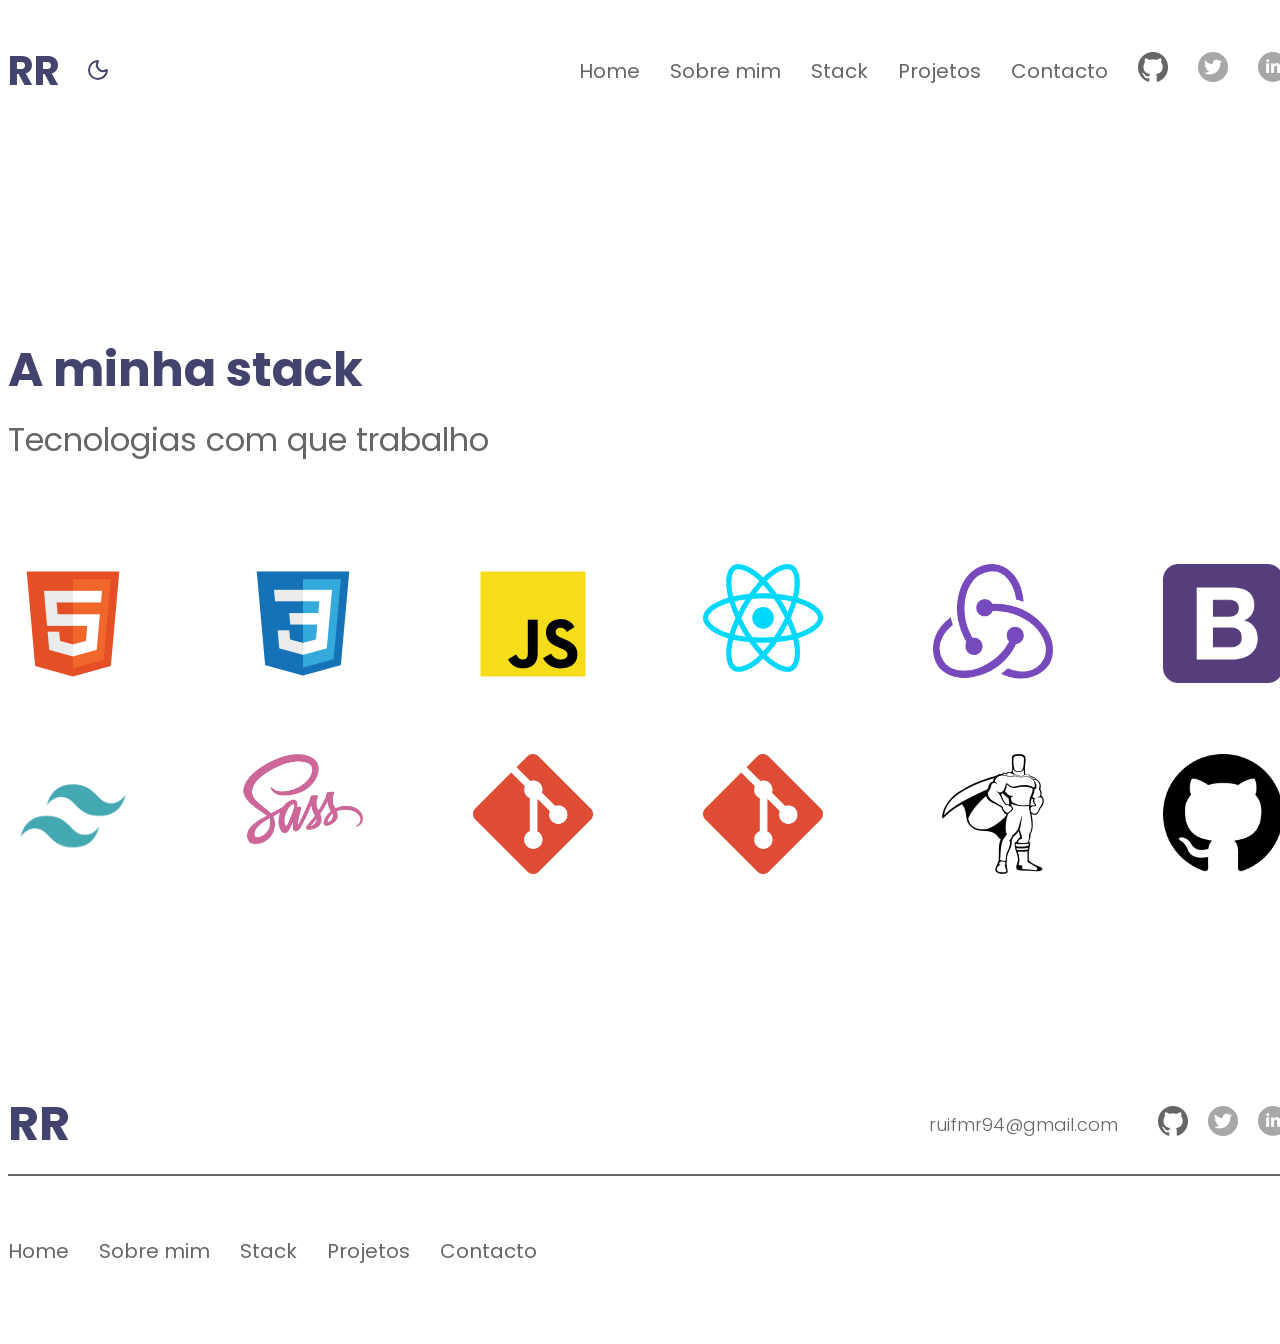
<file: stack.html>
<!DOCTYPE html>
<html lang="pt" data-theme="light">
    <head>
        <title>Hello World</title>
        <meta charset="UTF-8" />
        <link rel="preconnect" href="https://fonts.googleapis.com">
        <link rel="preconnect" href="https://fonts.gstatic.com" crossorigin>
        <link 
            href="https://fonts.googleapis.com/css2?family=Poppins:ital,wght@0,100;0,200;0,300;0,400;0,500;0,600;0,700;0,800;0,900;1,100;1,200;1,300;1,400;1,500;1,600;1,700;1,800;1,900&family=Roboto:ital,wght@0,100..900;1,100..900&display=swap" 
            rel="stylesheet">
        <link rel="stylesheet" href="assets/css/main.css"/>
    </head>
    <body class="stack-page">
        <div class="container">
            <header class="primaryHeader">
            <div class="columnLeft">
                <h2>RR</h2>
                <button id="toggleDarkMode" onclick="toggleDarkMode()">
                    <svg xmlns="http://www.w3.org/2000/svg" 
                    width="24" 
                    height="24" 
                    viewBox="0 0 24 24" 
                    fill="none" 
                    stroke="currentColor" 
                    stroke-width="2" 
                    stroke-linecap="round" 
                    stroke-linejoin="round" 
                    class="lucide lucide-moon-icon lucide-moon">
                    <path d="M20.985 12.486a9 9 0 1 1-9.473-9.472c.405-.022.617.46.402.803a6 6 0 0 0 8.268 8.268c.344-.215.825-.004.803.401"/>
                    </svg>
                </button>
            </div>
            <div class="columnRight">
                <nav>
                    <ul>
                        <li>
                            <a href="index.html">Home</a>
                        </li>
                        <li>
                            <a href="about.html">Sobre mim</a>
                        </li>
                        <li>
                            <a href="stack.html">Stack</a>
                        </li>
                        <li>
                            <a href="projects.html">Projetos</a>
                        </li>
                        <li>
                            <a href="contact.html">Contacto</a>
                        </li>
                        <li>
                            <a href="https://github.com/FilipeCovas" target="_blank">
                                <img 
                                src="assets/images/logos_github.png" 
                                alt="icon github" 
                                width="30" 
                                height="30"/>
                            </a>    
                        </li>
                        <li>
                            <a href="https://x.com/ruiribeirooo" target="_blank">
                                <img 
                                src="assets/images/icon-twitter.png" 
                                alt="icon twitter" 
                                width="30" 
                                height="30"/>
                            </a>
                        </li>
                        <li>
                            <a href="https://www.linkedin.com/in/rui-ribeiro-93a347181/" target="_blank">
                                <img 
                                src="assets/images/icon-linkedin.png" 
                                alt="icon linkedin" 
                                width="30" 
                                height="30"/>
                            </a>
                        </li>
                    </ul>
                </nav>
            </div>
        </header>
        <main>
            <!--CONTEÚDO-->
            <section class="sectionStack">
                <header>
                    <h2>A minha stack</h2>
                    <h3>Tecnologias com que trabalho</h3>
                </header>
                <div class="stackImagesContainer">
                    <img 
                        src="assets/images/vscode-icons_file-type-html.png" 
                        alt="html" 
                        width="120"
                    />
                    <img 
                        src="assets/images/vscode-icons_file-type-css.png" 
                        alt="css" 
                        width="120"
                    />
                    <img 
                        src="assets/images/vscode-icons_file-type-js-official.png" 
                        alt="javascript" 
                        width="120"
                    />
                    <img 
                        src="assets/images/logos_react.png" 
                        alt="react" 
                        width="120"
                    />
                    <img 
                        src="assets/images/electron.png" 
                        alt="electron" 
                        width="120"
                    />
                     <img 
                        src="assets/images/logos_bootstrap.png" 
                        alt="bootstrap" 
                        width="120"
                    />
                    <img 
                        src="assets/images/vscode-icons_file-type-tailwind.png" 
                        alt="tailwind" 
                        width="120"
                    />
                    <img 
                        src="assets/images/logos_sass.png" 
                        alt="sass" 
                        width="120"
                    />
                    <img 
                        src="assets/images/logos_git-icon.png" 
                        alt="git" 
                        width="120"
                    />
                    <img 
                        src="assets/images/logos_git-icon.png" 
                        alt="git" 
                        width="120"
                    />
                    <img 
                        src="assets/images/cib_greensock (1).png" 
                        alt="greensock" 
                        width="120"
                        class="imageDark"
                    />
                    <img 
                        src="assets/images/cib_greensock_black.png" 
                        alt="greensock" 
                        width="120"
                        class="imageLight"
                    />
                    <img 
                        src="assets/images/akar-icons_github-fill (1).png" 
                        alt="github" 
                        width="120"
                        class="imageDark"
                    />
                    <img 
                        src="assets/images/akar-icons_github-fill_black.png" 
                        alt="github" 
                        width="120"
                        class="imageLight"
                    />
                </div>
            </section>
            <footer class="footerWrapper">
                <div class="mainFooter">
                    <div class="mainFooterColumn left">
                        <h2>RR</h2>
                    </div>
                    <div class="mainFooterColumn right">
                        <div>
                            <a href="mailto:">ruifmr94@gmail.com</a>
                        </div>
                        <div>
                            <ul>
                            <li>
                            <a href="https://github.com/FilipeCovas" target="_blank">
                                <img 
                                src="assets/images/logos_github.png" 
                                alt="icon github" 
                                width="30" 
                                height="30"/>
                            </a>    
                        </li>
                        <li>
                            <a href="https://x.com/ruiribeirooo" target="_blank">
                                <img 
                                src="assets/images/icon-twitter.png" 
                                alt="icon twitter" 
                                width="30" 
                                height="30"/>
                            </a>
                        </li>
                        <li>
                            <a href="https://www.linkedin.com/in/rui-ribeiro-93a347181/" target="_blank">
                                <img 
                                src="assets/images/icon-linkedin.png" 
                                alt="icon linkedin" 
                                width="30" 
                                height="30"/>
                            </a>
                        </li>
                        </ul>
                        </div>
                    </div>
                </div>
                <div class="miniFooter">
                     <nav>
                    <ul>
                        <li>
                            <a href="index.html">Home</a>
                        </li>
                        <li>
                            <a href="about.html">Sobre mim</a>
                        </li>
                        <li>
                            <a href="stack.html">Stack</a>
                        </li>
                        <li>
                            <a href="projects.html">Projetos</a>
                        </li>
                        <li>
                            <a href="contact.html">Contacto</a>
                        </li>
                    </ul>
                </nav>
                </div>

            </footer>
        </main>
        </div>
        <script src="assets/js/main.js"></script>
    </body>
</html>
</file>
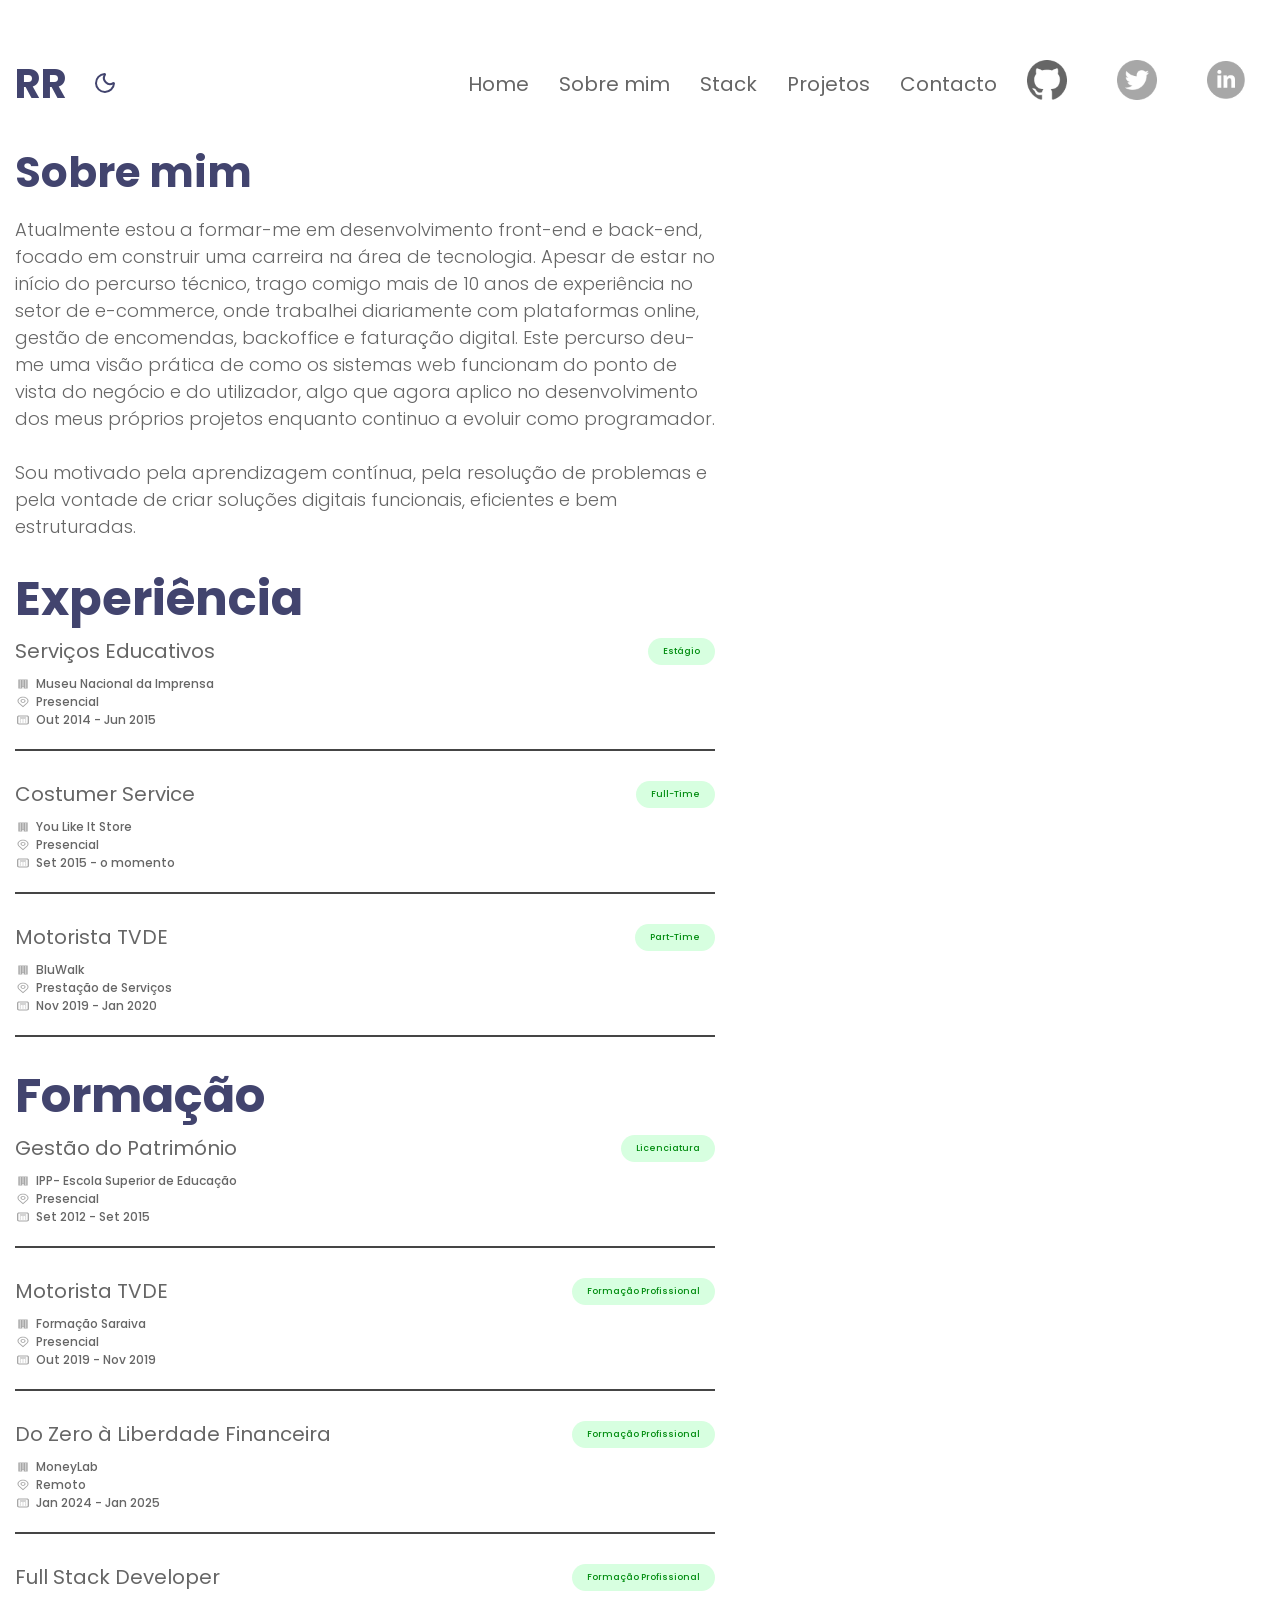
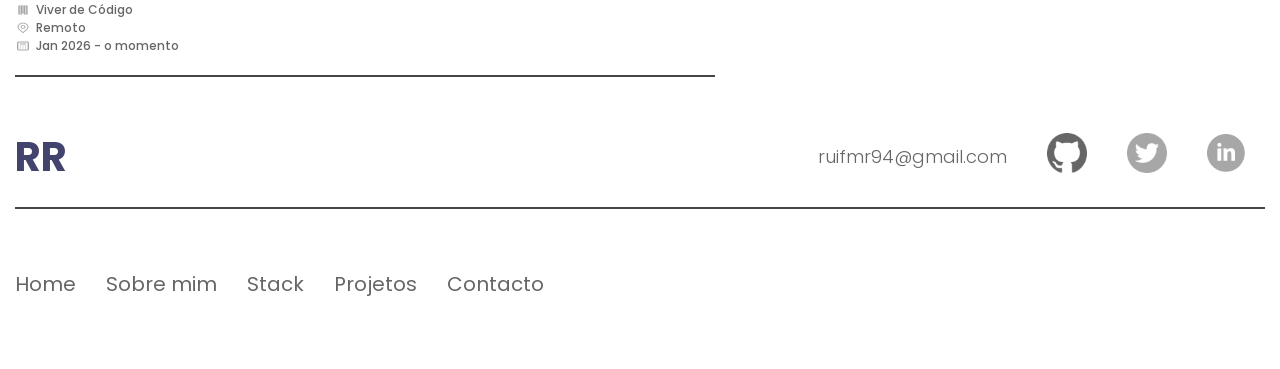
<file: src/about.html>
<!DOCTYPE html>
<html lang="pt" data-theme="light">

<head>
    <title>Hello World</title>
    <meta charset="UTF-8" />
    <link rel="preconnect" href="https://fonts.googleapis.com">
    <link rel="preconnect" href="https://fonts.gstatic.com" crossorigin>
    <link
        href="https://fonts.googleapis.com/css2?family=Poppins:ital,wght@0,100;0,200;0,300;0,400;0,500;0,600;0,700;0,800;0,900;1,100;1,200;1,300;1,400;1,500;1,600;1,700;1,800;1,900&family=Roboto:ital,wght@0,100..900;1,100..900&display=swap"
        rel="stylesheet">
    <link rel="stylesheet" href="css/main.css" />
    <meta name="viewport" content="width=device-width, initial-scale=1.0" />
</head>

<body class="about-page">
    <div class="container">
        <header class="primaryHeader">
            <div class="columnLeft">
                <a href="index.html">RR</a>
                <button id="toggleDarkMode" onclick="toggleDarkMode()">
                    <svg xmlns="http://www.w3.org/2000/svg" width="24" height="24" viewBox="0 0 24 24" fill="none"
                        stroke="currentColor" stroke-width="2" stroke-linecap="round" stroke-linejoin="round"
                        class="lucide lucide-moon-icon lucide-moon">
                        <path
                            d="M20.985 12.486a9 9 0 1 1-9.473-9.472c.405-.022.617.46.402.803a6 6 0 0 0 8.268 8.268c.344-.215.825-.004.803.401" />
                    </svg>
                </button>
            </div>
            <div class="columnRight">
                <nav>
                    <ul>
                        <li>
                            <a href="index.html">Home</a>
                        </li>
                        <li>
                            <a href="about.html">Sobre mim</a>
                        </li>
                        <li>
                            <a href="stack.html">Stack</a>
                        </li>
                        <li>
                            <a href="projects.html">Projetos</a>
                        </li>
                        <li>
                            <a href="contact.html">Contacto</a>
                        </li>
                        <li>
                            <a href="https://github.com/ruiribeiroo" target="_blank">
                                <img src="assets/images/logos_github.png" alt="icon github" width="30" height="30" />
                            </a>
                        </li>
                        <li>
                            <a href="https://x.com/ruiribeirooo" target="_blank">
                                <img src="assets/images/icon-twitter.png" alt="icon twitter" width="30" height="30" />
                            </a>
                        </li>
                        <li>
                            <a href="https://www.linkedin.com/in/rui-ribeiro-93a347181/" target="_blank">
                                <img src="assets/images/icon-linkedin.png" alt="icon linkedin" width="30" height="30" />
                            </a>
                        </li>
                    </ul>
                </nav>
                <div class="menuMobileWrapper">
                    <button onclick="openMenuMobile()" class="btnOpenMenuMobile">
                        <svg width="32" height="32" viewBox="0 0 32 32" fill="none" xmlns="http://www.w3.org/2000/svg">
                            <path d="M5.33337 6.66667H26.6667" stroke="white" stroke-width="4" stroke-linecap="round"
                                stroke-linejoin="round" />
                            <path d="M5.33337 16H26.6667" stroke="white" stroke-width="4" stroke-linecap="round"
                                stroke-linejoin="round" />
                            <path d="M5.33337 25.3333H26.6667" stroke="white" stroke-width="4" stroke-linecap="round"
                                stroke-linejoin="round" />
                        </svg>
                    </button>
                    <div class="drawerMenu">
                        <div>
                            <button onclick="closeMenuMobile()" class="btnCloseMenuMobile">
                                <svg width="37" height="37" viewBox="0 0 37 37" fill="none"
                                    xmlns="http://www.w3.org/2000/svg">
                                    <path
                                        d="M29.2917 4.625H7.70833C6.00546 4.625 4.625 6.00546 4.625 7.70833V29.2917C4.625 30.9945 6.00546 32.375 7.70833 32.375H29.2917C30.9945 32.375 32.375 30.9945 32.375 29.2917V7.70833C32.375 6.00546 30.9945 4.625 29.2917 4.625Z"
                                        stroke="#42446E" stroke-width="3" stroke-linecap="round"
                                        stroke-linejoin="round" />
                                    <path d="M23.125 4.625V32.375" stroke="#42446E" stroke-width="3"
                                        stroke-linecap="round" stroke-linejoin="round" />
                                    <path d="M12.3334 13.875L16.9584 18.5L12.3334 23.125" stroke="#42446E"
                                        stroke-width="3" stroke-linecap="round" stroke-linejoin="round" />
                                </svg>
                            </button>
                            <nav>
                                <ul>
                                    <li>
                                        <a href="index.html">Home</a>
                                    </li>
                                    <li>
                                        <a href="about.html">Sobre mim</a>
                                    </li>
                                    <li>
                                        <a href="stack.html">Stack</a>
                                    </li>
                                    <li>
                                        <a href="projects.html">Projetos</a>
                                    </li>
                                    <li>
                                        <a href="contact.html">Contacto</a>
                                    </li>
                                </ul>
                            </nav>
                        </div>
                        <div class="footerWrapper">
                            <div class="mainFooter">
                                <div class="mainFooterColumn left">
                                    <h2>RR</h2>
                                </div>
                                <div class="mainFooterColumn right">
                                    <div>
                                        <a href="mailto:">ruifmr94@gmail.com</a>
                                    </div>
                                    <div>
                                        <ul>
                                            <li>
                                                <a href="https://github.com/FilipeCovas" target="_blank">
                                                    <img src="assets/images/logos_github.png" alt="icon github"
                                                        width="30" height="30" />
                                                </a>
                                            </li>
                                            <li>
                                                <a href="https://x.com/ruiribeirooo" target="_blank">
                                                    <img src="assets/images/icon-twitter.png" alt="icon twitter"
                                                        width="30" height="30" />
                                                </a>
                                            </li>
                                            <li>
                                                <a href="https://www.linkedin.com/in/rui-ribeiro-93a347181/"
                                                    target="_blank">
                                                    <img src="assets/images/icon-linkedin.png" alt="icon linkedin"
                                                        width="30" height="30" />
                                                </a>
                                            </li>
                                        </ul>
                                    </div>
                                </div>
                            </div>
                            </footer>
                        </div>
                    </div>
                </div>
            </div>
        </header>
        <main>
            <section class="sectionAbout">
                <header>
                    <!--CONTEÚDO-->
                    <h1>Sobre mim</h1>
                </header>
                <p>
                    Atualmente estou a formar-me em desenvolvimento front-end e back-end, focado em construir uma
                    carreira na área de tecnologia.
                    Apesar de estar no início do percurso técnico, trago comigo mais de 10 anos de experiência no setor
                    de e-commerce, onde trabalhei diariamente com plataformas online, gestão de encomendas, backoffice e
                    faturação digital.
                    Este percurso deu-me uma visão prática de como os sistemas web funcionam do ponto de vista do
                    negócio e do utilizador, algo que agora aplico no desenvolvimento dos meus próprios projetos
                    enquanto continuo a evoluir como programador.
                    <br /> <br />
                    Sou motivado pela aprendizagem contínua, pela resolução de problemas e pela vontade de criar
                    soluções digitais funcionais, eficientes e bem estruturadas.
                </p>
            </section>
            <section>
                <header>
                    <!--CONTEÚDO-->
                    <h2>Experiência</h2>
                </header>
                <ul class="expList">
                    <li class="expListItem">
                        <div class="expFirstLine">
                            <div>
                                <h3>Serviços Educativos</h3>
                            </div>
                            <div class="expBadge">Estágio</div>
                        </div>
                        <div class="expSecondLine">
                            <div>
                                <svg width="16" height="12" viewBox="0 0 16 12" fill="none"
                                    xmlns="http://www.w3.org/2000/svg">
                                    <path
                                        d="M3.33331 1.5V10.5H7.33331V8.75H8.66665V10.5H12.6666V1.5H3.33331ZM4.66665 2.5H5.99998V3.5H4.66665V2.5ZM7.33331 2.5H8.66665V3.5H7.33331V2.5ZM9.99998 2.5H11.3333V3.5H9.99998V2.5ZM4.66665 4.5H5.99998V5.5H4.66665V4.5ZM7.33331 4.5H8.66665V5.5H7.33331V4.5ZM9.99998 4.5H11.3333V5.5H9.99998V4.5ZM4.66665 6.5H5.99998V7.5H4.66665V6.5ZM7.33331 6.5H8.66665V7.5H7.33331V6.5ZM9.99998 6.5H11.3333V7.5H9.99998V6.5ZM4.66665 8.5H5.99998V9.5H4.66665V8.5ZM9.99998 8.5H11.3333V9.5H9.99998V8.5Z"
                                        fill="#A7A7A7"></path>
                                </svg>
                                Museu Nacional da Imprensa
                            </div>
                            <div>
                                <svg width="16" height="12" viewBox="0 0 16 12" fill="none"
                                    xmlns="http://www.w3.org/2000/svg">
                                    <path
                                        d="M8 6.75C7.50555 6.75 7.0222 6.64003 6.61108 6.43401C6.19995 6.22798 5.87952 5.93514 5.6903 5.59253C5.50108 5.24992 5.45157 4.87292 5.54804 4.50921C5.6445 4.14549 5.8826 3.8114 6.23223 3.54918C6.58187 3.28695 7.02732 3.10838 7.51228 3.03603C7.99723 2.96368 8.4999 3.00081 8.95671 3.14273C9.41353 3.28464 9.80397 3.52496 10.0787 3.83331C10.3534 4.14165 10.5 4.50416 10.5 4.875C10.4992 5.3721 10.2356 5.84867 9.76689 6.20017C9.29822 6.55167 8.6628 6.74941 8 6.75ZM8 3.75C7.70333 3.75 7.41332 3.81598 7.16665 3.9396C6.91997 4.06321 6.72771 4.23892 6.61418 4.44448C6.50065 4.65005 6.47095 4.87625 6.52882 5.09448C6.5867 5.31271 6.72956 5.51316 6.93934 5.6705C7.14912 5.82783 7.41639 5.93498 7.70737 5.97838C7.99834 6.02179 8.29994 5.99951 8.57403 5.91437C8.84812 5.82922 9.08238 5.68502 9.24721 5.50002C9.41203 5.31501 9.5 5.09751 9.5 4.875C9.4996 4.57672 9.34144 4.29075 9.06022 4.07983C8.779 3.86892 8.3977 3.7503 8 3.75Z"
                                        fill="#A7A7A7"></path>
                                    <path
                                        d="M8.00001 11.25L3.78201 7.51912C3.7234 7.4631 3.66539 7.40673 3.60801 7.35C2.8875 6.63817 2.49826 5.76871 2.50001 4.875C2.50001 3.78098 3.07947 2.73177 4.11092 1.95818C5.14237 1.1846 6.54132 0.75 8.00001 0.75C9.4587 0.75 10.8576 1.1846 11.8891 1.95818C12.9205 2.73177 13.5 3.78098 13.5 4.875C13.5018 5.7683 13.1127 6.63737 12.3925 7.34888L12.392 7.35C12.392 7.35 12.242 7.49775 12.2195 7.51763L8.00001 11.25ZM4.40601 6.89813C4.40701 6.89813 4.52301 7.01362 4.54951 7.03837L8.00001 10.0905L11.455 7.03425C11.477 7.01362 11.594 6.89738 11.5945 6.897C12.1831 6.31542 12.5012 5.60514 12.5 4.875C12.5 3.97989 12.0259 3.12145 11.182 2.48851C10.3381 1.85558 9.19348 1.5 8.00001 1.5C6.80653 1.5 5.66194 1.85558 4.81803 2.48851C3.97411 3.12145 3.50001 3.97989 3.50001 4.875C3.49896 5.60559 3.81739 6.31628 4.40651 6.89813H4.40601Z"
                                        fill="#A7A7A7"></path>
                                </svg>
                                Presencial
                            </div>
                            <div>
                                <svg width="16" height="12" viewBox="0 0 16 12" fill="none"
                                    xmlns="http://www.w3.org/2000/svg">
                                    <path
                                        d="M5.33329 6.5C5.15648 6.5 4.98691 6.44732 4.86189 6.35355C4.73686 6.25979 4.66663 6.13261 4.66663 6C4.66663 5.86739 4.73686 5.74021 4.86189 5.64645C4.98691 5.55268 5.15648 5.5 5.33329 5.5C5.5101 5.5 5.67967 5.55268 5.8047 5.64645C5.92972 5.74021 5.99996 5.86739 5.99996 6C5.99996 6.13261 5.92972 6.25979 5.8047 6.35355C5.67967 6.44732 5.5101 6.5 5.33329 6.5ZM5.33329 8.5C5.15648 8.5 4.98691 8.44732 4.86189 8.35355C4.73686 8.25979 4.66663 8.13261 4.66663 8C4.66663 7.86739 4.73686 7.74021 4.86189 7.64645C4.98691 7.55268 5.15648 7.5 5.33329 7.5C5.5101 7.5 5.67967 7.55268 5.8047 7.64645C5.92972 7.74021 5.99996 7.86739 5.99996 8C5.99996 8.13261 5.92972 8.25979 5.8047 8.35355C5.67967 8.44732 5.5101 8.5 5.33329 8.5ZM7.33329 8C7.33329 8.13261 7.40353 8.25979 7.52855 8.35355C7.65358 8.44732 7.82315 8.5 7.99996 8.5C8.17677 8.5 8.34634 8.44732 8.47136 8.35355C8.59639 8.25979 8.66663 8.13261 8.66663 8C8.66663 7.86739 8.59639 7.74021 8.47136 7.64645C8.34634 7.55268 8.17677 7.5 7.99996 7.5C7.82315 7.5 7.65358 7.55268 7.52855 7.64645C7.40353 7.74021 7.33329 7.86739 7.33329 8ZM10.6666 8.5C10.4898 8.5 10.3202 8.44732 10.1952 8.35355C10.0702 8.25979 9.99996 8.13261 9.99996 8C9.99996 7.86739 10.0702 7.74021 10.1952 7.64645C10.3202 7.55268 10.4898 7.5 10.6666 7.5C10.8434 7.5 11.013 7.55268 11.138 7.64645C11.2631 7.74021 11.3333 7.86739 11.3333 8C11.3333 8.13261 11.2631 8.25979 11.138 8.35355C11.013 8.44732 10.8434 8.5 10.6666 8.5ZM7.33329 6C7.33329 6.13261 7.40353 6.25979 7.52855 6.35355C7.65358 6.44732 7.82315 6.5 7.99996 6.5C8.17677 6.5 8.34634 6.44732 8.47136 6.35355C8.59639 6.25979 8.66663 6.13261 8.66663 6C8.66663 5.86739 8.59639 5.74021 8.47136 5.64645C8.34634 5.55268 8.17677 5.5 7.99996 5.5C7.82315 5.5 7.65358 5.55268 7.52855 5.64645C7.40353 5.74021 7.33329 5.86739 7.33329 6ZM10.6666 6.5C10.4898 6.5 10.3202 6.44732 10.1952 6.35355C10.0702 6.25979 9.99996 6.13261 9.99996 6C9.99996 5.86739 10.0702 5.74021 10.1952 5.64645C10.3202 5.55268 10.4898 5.5 10.6666 5.5C10.8434 5.5 11.013 5.55268 11.138 5.64645C11.2631 5.74021 11.3333 5.86739 11.3333 6C11.3333 6.13261 11.2631 6.25979 11.138 6.35355C11.013 6.44732 10.8434 6.5 10.6666 6.5ZM5.33329 3.5C5.15648 3.5 4.98691 3.55268 4.86189 3.64645C4.73686 3.74021 4.66663 3.86739 4.66663 4C4.66663 4.13261 4.73686 4.25979 4.86189 4.35355C4.98691 4.44732 5.15648 4.5 5.33329 4.5H10.6666C10.8434 4.5 11.013 4.44732 11.138 4.35355C11.2631 4.25979 11.3333 4.13261 11.3333 4C11.3333 3.86739 11.2631 3.74021 11.138 3.64645C11.013 3.55268 10.8434 3.5 10.6666 3.5H5.33329Z"
                                        fill="#A7A7A7"></path>
                                    <path fill-rule="evenodd" clip-rule="evenodd"
                                        d="M4 1.5C3.46957 1.5 2.96086 1.65804 2.58579 1.93934C2.21071 2.22064 2 2.60218 2 3V9C2 9.39782 2.21071 9.77936 2.58579 10.0607C2.96086 10.342 3.46957 10.5 4 10.5H12C12.5304 10.5 13.0391 10.342 13.4142 10.0607C13.7893 9.77936 14 9.39782 14 9V3C14 2.60218 13.7893 2.22064 13.4142 1.93934C13.0391 1.65804 12.5304 1.5 12 1.5H4ZM12 2.5H4C3.82319 2.5 3.65362 2.55268 3.5286 2.64645C3.40357 2.74021 3.33333 2.86739 3.33333 3V9C3.33333 9.13261 3.40357 9.25979 3.5286 9.35355C3.65362 9.44732 3.82319 9.5 4 9.5H12C12.1768 9.5 12.3464 9.44732 12.4714 9.35355C12.5964 9.25979 12.6667 9.13261 12.6667 9V3C12.6667 2.86739 12.5964 2.74021 12.4714 2.64645C12.3464 2.55268 12.1768 2.5 12 2.5Z"
                                        fill="#A7A7A7"></path>
                                </svg>
                                Out 2014 - Jun 2015
                            </div>
                        </div>
                    </li>
                    <li class="expListItem">
                        <div class="expFirstLine">
                            <div>
                                <h3>Costumer Service</h3>
                            </div>
                            <div class="expBadge">Full-Time</div>
                        </div>
                        <div class="expSecondLine">
                            <div>
                                <svg width="16" height="12" viewBox="0 0 16 12" fill="none"
                                    xmlns="http://www.w3.org/2000/svg">
                                    <path
                                        d="M3.33331 1.5V10.5H7.33331V8.75H8.66665V10.5H12.6666V1.5H3.33331ZM4.66665 2.5H5.99998V3.5H4.66665V2.5ZM7.33331 2.5H8.66665V3.5H7.33331V2.5ZM9.99998 2.5H11.3333V3.5H9.99998V2.5ZM4.66665 4.5H5.99998V5.5H4.66665V4.5ZM7.33331 4.5H8.66665V5.5H7.33331V4.5ZM9.99998 4.5H11.3333V5.5H9.99998V4.5ZM4.66665 6.5H5.99998V7.5H4.66665V6.5ZM7.33331 6.5H8.66665V7.5H7.33331V6.5ZM9.99998 6.5H11.3333V7.5H9.99998V6.5ZM4.66665 8.5H5.99998V9.5H4.66665V8.5ZM9.99998 8.5H11.3333V9.5H9.99998V8.5Z"
                                        fill="#A7A7A7"></path>
                                </svg>
                                You Like It Store
                            </div>
                            <div>
                                <svg width="16" height="12" viewBox="0 0 16 12" fill="none"
                                    xmlns="http://www.w3.org/2000/svg">
                                    <path
                                        d="M8 6.75C7.50555 6.75 7.0222 6.64003 6.61108 6.43401C6.19995 6.22798 5.87952 5.93514 5.6903 5.59253C5.50108 5.24992 5.45157 4.87292 5.54804 4.50921C5.6445 4.14549 5.8826 3.8114 6.23223 3.54918C6.58187 3.28695 7.02732 3.10838 7.51228 3.03603C7.99723 2.96368 8.4999 3.00081 8.95671 3.14273C9.41353 3.28464 9.80397 3.52496 10.0787 3.83331C10.3534 4.14165 10.5 4.50416 10.5 4.875C10.4992 5.3721 10.2356 5.84867 9.76689 6.20017C9.29822 6.55167 8.6628 6.74941 8 6.75ZM8 3.75C7.70333 3.75 7.41332 3.81598 7.16665 3.9396C6.91997 4.06321 6.72771 4.23892 6.61418 4.44448C6.50065 4.65005 6.47095 4.87625 6.52882 5.09448C6.5867 5.31271 6.72956 5.51316 6.93934 5.6705C7.14912 5.82783 7.41639 5.93498 7.70737 5.97838C7.99834 6.02179 8.29994 5.99951 8.57403 5.91437C8.84812 5.82922 9.08238 5.68502 9.24721 5.50002C9.41203 5.31501 9.5 5.09751 9.5 4.875C9.4996 4.57672 9.34144 4.29075 9.06022 4.07983C8.779 3.86892 8.3977 3.7503 8 3.75Z"
                                        fill="#A7A7A7"></path>
                                    <path
                                        d="M8.00001 11.25L3.78201 7.51912C3.7234 7.4631 3.66539 7.40673 3.60801 7.35C2.8875 6.63817 2.49826 5.76871 2.50001 4.875C2.50001 3.78098 3.07947 2.73177 4.11092 1.95818C5.14237 1.1846 6.54132 0.75 8.00001 0.75C9.4587 0.75 10.8576 1.1846 11.8891 1.95818C12.9205 2.73177 13.5 3.78098 13.5 4.875C13.5018 5.7683 13.1127 6.63737 12.3925 7.34888L12.392 7.35C12.392 7.35 12.242 7.49775 12.2195 7.51763L8.00001 11.25ZM4.40601 6.89813C4.40701 6.89813 4.52301 7.01362 4.54951 7.03837L8.00001 10.0905L11.455 7.03425C11.477 7.01362 11.594 6.89738 11.5945 6.897C12.1831 6.31542 12.5012 5.60514 12.5 4.875C12.5 3.97989 12.0259 3.12145 11.182 2.48851C10.3381 1.85558 9.19348 1.5 8.00001 1.5C6.80653 1.5 5.66194 1.85558 4.81803 2.48851C3.97411 3.12145 3.50001 3.97989 3.50001 4.875C3.49896 5.60559 3.81739 6.31628 4.40651 6.89813H4.40601Z"
                                        fill="#A7A7A7"></path>
                                </svg>
                                Presencial
                            </div>
                            <div>
                                <svg width="16" height="12" viewBox="0 0 16 12" fill="none"
                                    xmlns="http://www.w3.org/2000/svg">
                                    <path
                                        d="M5.33329 6.5C5.15648 6.5 4.98691 6.44732 4.86189 6.35355C4.73686 6.25979 4.66663 6.13261 4.66663 6C4.66663 5.86739 4.73686 5.74021 4.86189 5.64645C4.98691 5.55268 5.15648 5.5 5.33329 5.5C5.5101 5.5 5.67967 5.55268 5.8047 5.64645C5.92972 5.74021 5.99996 5.86739 5.99996 6C5.99996 6.13261 5.92972 6.25979 5.8047 6.35355C5.67967 6.44732 5.5101 6.5 5.33329 6.5ZM5.33329 8.5C5.15648 8.5 4.98691 8.44732 4.86189 8.35355C4.73686 8.25979 4.66663 8.13261 4.66663 8C4.66663 7.86739 4.73686 7.74021 4.86189 7.64645C4.98691 7.55268 5.15648 7.5 5.33329 7.5C5.5101 7.5 5.67967 7.55268 5.8047 7.64645C5.92972 7.74021 5.99996 7.86739 5.99996 8C5.99996 8.13261 5.92972 8.25979 5.8047 8.35355C5.67967 8.44732 5.5101 8.5 5.33329 8.5ZM7.33329 8C7.33329 8.13261 7.40353 8.25979 7.52855 8.35355C7.65358 8.44732 7.82315 8.5 7.99996 8.5C8.17677 8.5 8.34634 8.44732 8.47136 8.35355C8.59639 8.25979 8.66663 8.13261 8.66663 8C8.66663 7.86739 8.59639 7.74021 8.47136 7.64645C8.34634 7.55268 8.17677 7.5 7.99996 7.5C7.82315 7.5 7.65358 7.55268 7.52855 7.64645C7.40353 7.74021 7.33329 7.86739 7.33329 8ZM10.6666 8.5C10.4898 8.5 10.3202 8.44732 10.1952 8.35355C10.0702 8.25979 9.99996 8.13261 9.99996 8C9.99996 7.86739 10.0702 7.74021 10.1952 7.64645C10.3202 7.55268 10.4898 7.5 10.6666 7.5C10.8434 7.5 11.013 7.55268 11.138 7.64645C11.2631 7.74021 11.3333 7.86739 11.3333 8C11.3333 8.13261 11.2631 8.25979 11.138 8.35355C11.013 8.44732 10.8434 8.5 10.6666 8.5ZM7.33329 6C7.33329 6.13261 7.40353 6.25979 7.52855 6.35355C7.65358 6.44732 7.82315 6.5 7.99996 6.5C8.17677 6.5 8.34634 6.44732 8.47136 6.35355C8.59639 6.25979 8.66663 6.13261 8.66663 6C8.66663 5.86739 8.59639 5.74021 8.47136 5.64645C8.34634 5.55268 8.17677 5.5 7.99996 5.5C7.82315 5.5 7.65358 5.55268 7.52855 5.64645C7.40353 5.74021 7.33329 5.86739 7.33329 6ZM10.6666 6.5C10.4898 6.5 10.3202 6.44732 10.1952 6.35355C10.0702 6.25979 9.99996 6.13261 9.99996 6C9.99996 5.86739 10.0702 5.74021 10.1952 5.64645C10.3202 5.55268 10.4898 5.5 10.6666 5.5C10.8434 5.5 11.013 5.55268 11.138 5.64645C11.2631 5.74021 11.3333 5.86739 11.3333 6C11.3333 6.13261 11.2631 6.25979 11.138 6.35355C11.013 6.44732 10.8434 6.5 10.6666 6.5ZM5.33329 3.5C5.15648 3.5 4.98691 3.55268 4.86189 3.64645C4.73686 3.74021 4.66663 3.86739 4.66663 4C4.66663 4.13261 4.73686 4.25979 4.86189 4.35355C4.98691 4.44732 5.15648 4.5 5.33329 4.5H10.6666C10.8434 4.5 11.013 4.44732 11.138 4.35355C11.2631 4.25979 11.3333 4.13261 11.3333 4C11.3333 3.86739 11.2631 3.74021 11.138 3.64645C11.013 3.55268 10.8434 3.5 10.6666 3.5H5.33329Z"
                                        fill="#A7A7A7"></path>
                                    <path fill-rule="evenodd" clip-rule="evenodd"
                                        d="M4 1.5C3.46957 1.5 2.96086 1.65804 2.58579 1.93934C2.21071 2.22064 2 2.60218 2 3V9C2 9.39782 2.21071 9.77936 2.58579 10.0607C2.96086 10.342 3.46957 10.5 4 10.5H12C12.5304 10.5 13.0391 10.342 13.4142 10.0607C13.7893 9.77936 14 9.39782 14 9V3C14 2.60218 13.7893 2.22064 13.4142 1.93934C13.0391 1.65804 12.5304 1.5 12 1.5H4ZM12 2.5H4C3.82319 2.5 3.65362 2.55268 3.5286 2.64645C3.40357 2.74021 3.33333 2.86739 3.33333 3V9C3.33333 9.13261 3.40357 9.25979 3.5286 9.35355C3.65362 9.44732 3.82319 9.5 4 9.5H12C12.1768 9.5 12.3464 9.44732 12.4714 9.35355C12.5964 9.25979 12.6667 9.13261 12.6667 9V3C12.6667 2.86739 12.5964 2.74021 12.4714 2.64645C12.3464 2.55268 12.1768 2.5 12 2.5Z"
                                        fill="#A7A7A7"></path>
                                </svg>
                                Set 2015 - o momento
                            </div>
                        </div>
                    </li>
                    <li class="expListItem">
                        <div class="expFirstLine">
                            <div>
                                <h3>Motorista TVDE</h3>
                            </div>
                            <div class="expBadge">Part-Time</div>
                        </div>
                        <div class="expSecondLine">
                            <div>
                                <svg width="16" height="12" viewBox="0 0 16 12" fill="none"
                                    xmlns="http://www.w3.org/2000/svg">
                                    <path
                                        d="M3.33331 1.5V10.5H7.33331V8.75H8.66665V10.5H12.6666V1.5H3.33331ZM4.66665 2.5H5.99998V3.5H4.66665V2.5ZM7.33331 2.5H8.66665V3.5H7.33331V2.5ZM9.99998 2.5H11.3333V3.5H9.99998V2.5ZM4.66665 4.5H5.99998V5.5H4.66665V4.5ZM7.33331 4.5H8.66665V5.5H7.33331V4.5ZM9.99998 4.5H11.3333V5.5H9.99998V4.5ZM4.66665 6.5H5.99998V7.5H4.66665V6.5ZM7.33331 6.5H8.66665V7.5H7.33331V6.5ZM9.99998 6.5H11.3333V7.5H9.99998V6.5ZM4.66665 8.5H5.99998V9.5H4.66665V8.5ZM9.99998 8.5H11.3333V9.5H9.99998V8.5Z"
                                        fill="#A7A7A7"></path>
                                </svg>
                                BluWalk
                            </div>
                            <div>
                                <svg width="16" height="12" viewBox="0 0 16 12" fill="none"
                                    xmlns="http://www.w3.org/2000/svg">
                                    <path
                                        d="M8 6.75C7.50555 6.75 7.0222 6.64003 6.61108 6.43401C6.19995 6.22798 5.87952 5.93514 5.6903 5.59253C5.50108 5.24992 5.45157 4.87292 5.54804 4.50921C5.6445 4.14549 5.8826 3.8114 6.23223 3.54918C6.58187 3.28695 7.02732 3.10838 7.51228 3.03603C7.99723 2.96368 8.4999 3.00081 8.95671 3.14273C9.41353 3.28464 9.80397 3.52496 10.0787 3.83331C10.3534 4.14165 10.5 4.50416 10.5 4.875C10.4992 5.3721 10.2356 5.84867 9.76689 6.20017C9.29822 6.55167 8.6628 6.74941 8 6.75ZM8 3.75C7.70333 3.75 7.41332 3.81598 7.16665 3.9396C6.91997 4.06321 6.72771 4.23892 6.61418 4.44448C6.50065 4.65005 6.47095 4.87625 6.52882 5.09448C6.5867 5.31271 6.72956 5.51316 6.93934 5.6705C7.14912 5.82783 7.41639 5.93498 7.70737 5.97838C7.99834 6.02179 8.29994 5.99951 8.57403 5.91437C8.84812 5.82922 9.08238 5.68502 9.24721 5.50002C9.41203 5.31501 9.5 5.09751 9.5 4.875C9.4996 4.57672 9.34144 4.29075 9.06022 4.07983C8.779 3.86892 8.3977 3.7503 8 3.75Z"
                                        fill="#A7A7A7"></path>
                                    <path
                                        d="M8.00001 11.25L3.78201 7.51912C3.7234 7.4631 3.66539 7.40673 3.60801 7.35C2.8875 6.63817 2.49826 5.76871 2.50001 4.875C2.50001 3.78098 3.07947 2.73177 4.11092 1.95818C5.14237 1.1846 6.54132 0.75 8.00001 0.75C9.4587 0.75 10.8576 1.1846 11.8891 1.95818C12.9205 2.73177 13.5 3.78098 13.5 4.875C13.5018 5.7683 13.1127 6.63737 12.3925 7.34888L12.392 7.35C12.392 7.35 12.242 7.49775 12.2195 7.51763L8.00001 11.25ZM4.40601 6.89813C4.40701 6.89813 4.52301 7.01362 4.54951 7.03837L8.00001 10.0905L11.455 7.03425C11.477 7.01362 11.594 6.89738 11.5945 6.897C12.1831 6.31542 12.5012 5.60514 12.5 4.875C12.5 3.97989 12.0259 3.12145 11.182 2.48851C10.3381 1.85558 9.19348 1.5 8.00001 1.5C6.80653 1.5 5.66194 1.85558 4.81803 2.48851C3.97411 3.12145 3.50001 3.97989 3.50001 4.875C3.49896 5.60559 3.81739 6.31628 4.40651 6.89813H4.40601Z"
                                        fill="#A7A7A7"></path>
                                </svg>
                                Prestação de Serviços
                            </div>
                            <div>
                                <svg width="16" height="12" viewBox="0 0 16 12" fill="none"
                                    xmlns="http://www.w3.org/2000/svg">
                                    <path
                                        d="M5.33329 6.5C5.15648 6.5 4.98691 6.44732 4.86189 6.35355C4.73686 6.25979 4.66663 6.13261 4.66663 6C4.66663 5.86739 4.73686 5.74021 4.86189 5.64645C4.98691 5.55268 5.15648 5.5 5.33329 5.5C5.5101 5.5 5.67967 5.55268 5.8047 5.64645C5.92972 5.74021 5.99996 5.86739 5.99996 6C5.99996 6.13261 5.92972 6.25979 5.8047 6.35355C5.67967 6.44732 5.5101 6.5 5.33329 6.5ZM5.33329 8.5C5.15648 8.5 4.98691 8.44732 4.86189 8.35355C4.73686 8.25979 4.66663 8.13261 4.66663 8C4.66663 7.86739 4.73686 7.74021 4.86189 7.64645C4.98691 7.55268 5.15648 7.5 5.33329 7.5C5.5101 7.5 5.67967 7.55268 5.8047 7.64645C5.92972 7.74021 5.99996 7.86739 5.99996 8C5.99996 8.13261 5.92972 8.25979 5.8047 8.35355C5.67967 8.44732 5.5101 8.5 5.33329 8.5ZM7.33329 8C7.33329 8.13261 7.40353 8.25979 7.52855 8.35355C7.65358 8.44732 7.82315 8.5 7.99996 8.5C8.17677 8.5 8.34634 8.44732 8.47136 8.35355C8.59639 8.25979 8.66663 8.13261 8.66663 8C8.66663 7.86739 8.59639 7.74021 8.47136 7.64645C8.34634 7.55268 8.17677 7.5 7.99996 7.5C7.82315 7.5 7.65358 7.55268 7.52855 7.64645C7.40353 7.74021 7.33329 7.86739 7.33329 8ZM10.6666 8.5C10.4898 8.5 10.3202 8.44732 10.1952 8.35355C10.0702 8.25979 9.99996 8.13261 9.99996 8C9.99996 7.86739 10.0702 7.74021 10.1952 7.64645C10.3202 7.55268 10.4898 7.5 10.6666 7.5C10.8434 7.5 11.013 7.55268 11.138 7.64645C11.2631 7.74021 11.3333 7.86739 11.3333 8C11.3333 8.13261 11.2631 8.25979 11.138 8.35355C11.013 8.44732 10.8434 8.5 10.6666 8.5ZM7.33329 6C7.33329 6.13261 7.40353 6.25979 7.52855 6.35355C7.65358 6.44732 7.82315 6.5 7.99996 6.5C8.17677 6.5 8.34634 6.44732 8.47136 6.35355C8.59639 6.25979 8.66663 6.13261 8.66663 6C8.66663 5.86739 8.59639 5.74021 8.47136 5.64645C8.34634 5.55268 8.17677 5.5 7.99996 5.5C7.82315 5.5 7.65358 5.55268 7.52855 5.64645C7.40353 5.74021 7.33329 5.86739 7.33329 6ZM10.6666 6.5C10.4898 6.5 10.3202 6.44732 10.1952 6.35355C10.0702 6.25979 9.99996 6.13261 9.99996 6C9.99996 5.86739 10.0702 5.74021 10.1952 5.64645C10.3202 5.55268 10.4898 5.5 10.6666 5.5C10.8434 5.5 11.013 5.55268 11.138 5.64645C11.2631 5.74021 11.3333 5.86739 11.3333 6C11.3333 6.13261 11.2631 6.25979 11.138 6.35355C11.013 6.44732 10.8434 6.5 10.6666 6.5ZM5.33329 3.5C5.15648 3.5 4.98691 3.55268 4.86189 3.64645C4.73686 3.74021 4.66663 3.86739 4.66663 4C4.66663 4.13261 4.73686 4.25979 4.86189 4.35355C4.98691 4.44732 5.15648 4.5 5.33329 4.5H10.6666C10.8434 4.5 11.013 4.44732 11.138 4.35355C11.2631 4.25979 11.3333 4.13261 11.3333 4C11.3333 3.86739 11.2631 3.74021 11.138 3.64645C11.013 3.55268 10.8434 3.5 10.6666 3.5H5.33329Z"
                                        fill="#A7A7A7"></path>
                                    <path fill-rule="evenodd" clip-rule="evenodd"
                                        d="M4 1.5C3.46957 1.5 2.96086 1.65804 2.58579 1.93934C2.21071 2.22064 2 2.60218 2 3V9C2 9.39782 2.21071 9.77936 2.58579 10.0607C2.96086 10.342 3.46957 10.5 4 10.5H12C12.5304 10.5 13.0391 10.342 13.4142 10.0607C13.7893 9.77936 14 9.39782 14 9V3C14 2.60218 13.7893 2.22064 13.4142 1.93934C13.0391 1.65804 12.5304 1.5 12 1.5H4ZM12 2.5H4C3.82319 2.5 3.65362 2.55268 3.5286 2.64645C3.40357 2.74021 3.33333 2.86739 3.33333 3V9C3.33333 9.13261 3.40357 9.25979 3.5286 9.35355C3.65362 9.44732 3.82319 9.5 4 9.5H12C12.1768 9.5 12.3464 9.44732 12.4714 9.35355C12.5964 9.25979 12.6667 9.13261 12.6667 9V3C12.6667 2.86739 12.5964 2.74021 12.4714 2.64645C12.3464 2.55268 12.1768 2.5 12 2.5Z"
                                        fill="#A7A7A7"></path>
                                </svg>
                                Nov 2019 - Jan 2020
                            </div>
                        </div>
                    </li>
                </ul>
            </section>
            <section>
                <header>
                    <!--CONTEÚDO-->
                    <h2>Formação</h2>
                </header>
                <ul class="expList">
                    <li class="expListItem">
                        <div class="expFirstLine">
                            <div>
                                <h3>Gestão do Património</h3>
                            </div>
                            <div class="expBadge">Licenciatura</div>
                        </div>
                        <div class="expSecondLine">
                            <div>
                                <svg width="16" height="12" viewBox="0 0 16 12" fill="none"
                                    xmlns="http://www.w3.org/2000/svg">
                                    <path
                                        d="M3.33331 1.5V10.5H7.33331V8.75H8.66665V10.5H12.6666V1.5H3.33331ZM4.66665 2.5H5.99998V3.5H4.66665V2.5ZM7.33331 2.5H8.66665V3.5H7.33331V2.5ZM9.99998 2.5H11.3333V3.5H9.99998V2.5ZM4.66665 4.5H5.99998V5.5H4.66665V4.5ZM7.33331 4.5H8.66665V5.5H7.33331V4.5ZM9.99998 4.5H11.3333V5.5H9.99998V4.5ZM4.66665 6.5H5.99998V7.5H4.66665V6.5ZM7.33331 6.5H8.66665V7.5H7.33331V6.5ZM9.99998 6.5H11.3333V7.5H9.99998V6.5ZM4.66665 8.5H5.99998V9.5H4.66665V8.5ZM9.99998 8.5H11.3333V9.5H9.99998V8.5Z"
                                        fill="#A7A7A7"></path>
                                </svg>
                                IPP- Escola Superior de Educação
                            </div>
                            <div>
                                <svg width="16" height="12" viewBox="0 0 16 12" fill="none"
                                    xmlns="http://www.w3.org/2000/svg">
                                    <path
                                        d="M8 6.75C7.50555 6.75 7.0222 6.64003 6.61108 6.43401C6.19995 6.22798 5.87952 5.93514 5.6903 5.59253C5.50108 5.24992 5.45157 4.87292 5.54804 4.50921C5.6445 4.14549 5.8826 3.8114 6.23223 3.54918C6.58187 3.28695 7.02732 3.10838 7.51228 3.03603C7.99723 2.96368 8.4999 3.00081 8.95671 3.14273C9.41353 3.28464 9.80397 3.52496 10.0787 3.83331C10.3534 4.14165 10.5 4.50416 10.5 4.875C10.4992 5.3721 10.2356 5.84867 9.76689 6.20017C9.29822 6.55167 8.6628 6.74941 8 6.75ZM8 3.75C7.70333 3.75 7.41332 3.81598 7.16665 3.9396C6.91997 4.06321 6.72771 4.23892 6.61418 4.44448C6.50065 4.65005 6.47095 4.87625 6.52882 5.09448C6.5867 5.31271 6.72956 5.51316 6.93934 5.6705C7.14912 5.82783 7.41639 5.93498 7.70737 5.97838C7.99834 6.02179 8.29994 5.99951 8.57403 5.91437C8.84812 5.82922 9.08238 5.68502 9.24721 5.50002C9.41203 5.31501 9.5 5.09751 9.5 4.875C9.4996 4.57672 9.34144 4.29075 9.06022 4.07983C8.779 3.86892 8.3977 3.7503 8 3.75Z"
                                        fill="#A7A7A7"></path>
                                    <path
                                        d="M8.00001 11.25L3.78201 7.51912C3.7234 7.4631 3.66539 7.40673 3.60801 7.35C2.8875 6.63817 2.49826 5.76871 2.50001 4.875C2.50001 3.78098 3.07947 2.73177 4.11092 1.95818C5.14237 1.1846 6.54132 0.75 8.00001 0.75C9.4587 0.75 10.8576 1.1846 11.8891 1.95818C12.9205 2.73177 13.5 3.78098 13.5 4.875C13.5018 5.7683 13.1127 6.63737 12.3925 7.34888L12.392 7.35C12.392 7.35 12.242 7.49775 12.2195 7.51763L8.00001 11.25ZM4.40601 6.89813C4.40701 6.89813 4.52301 7.01362 4.54951 7.03837L8.00001 10.0905L11.455 7.03425C11.477 7.01362 11.594 6.89738 11.5945 6.897C12.1831 6.31542 12.5012 5.60514 12.5 4.875C12.5 3.97989 12.0259 3.12145 11.182 2.48851C10.3381 1.85558 9.19348 1.5 8.00001 1.5C6.80653 1.5 5.66194 1.85558 4.81803 2.48851C3.97411 3.12145 3.50001 3.97989 3.50001 4.875C3.49896 5.60559 3.81739 6.31628 4.40651 6.89813H4.40601Z"
                                        fill="#A7A7A7"></path>
                                </svg>
                                Presencial
                            </div>
                            <div>
                                <svg width="16" height="12" viewBox="0 0 16 12" fill="none"
                                    xmlns="http://www.w3.org/2000/svg">
                                    <path
                                        d="M5.33329 6.5C5.15648 6.5 4.98691 6.44732 4.86189 6.35355C4.73686 6.25979 4.66663 6.13261 4.66663 6C4.66663 5.86739 4.73686 5.74021 4.86189 5.64645C4.98691 5.55268 5.15648 5.5 5.33329 5.5C5.5101 5.5 5.67967 5.55268 5.8047 5.64645C5.92972 5.74021 5.99996 5.86739 5.99996 6C5.99996 6.13261 5.92972 6.25979 5.8047 6.35355C5.67967 6.44732 5.5101 6.5 5.33329 6.5ZM5.33329 8.5C5.15648 8.5 4.98691 8.44732 4.86189 8.35355C4.73686 8.25979 4.66663 8.13261 4.66663 8C4.66663 7.86739 4.73686 7.74021 4.86189 7.64645C4.98691 7.55268 5.15648 7.5 5.33329 7.5C5.5101 7.5 5.67967 7.55268 5.8047 7.64645C5.92972 7.74021 5.99996 7.86739 5.99996 8C5.99996 8.13261 5.92972 8.25979 5.8047 8.35355C5.67967 8.44732 5.5101 8.5 5.33329 8.5ZM7.33329 8C7.33329 8.13261 7.40353 8.25979 7.52855 8.35355C7.65358 8.44732 7.82315 8.5 7.99996 8.5C8.17677 8.5 8.34634 8.44732 8.47136 8.35355C8.59639 8.25979 8.66663 8.13261 8.66663 8C8.66663 7.86739 8.59639 7.74021 8.47136 7.64645C8.34634 7.55268 8.17677 7.5 7.99996 7.5C7.82315 7.5 7.65358 7.55268 7.52855 7.64645C7.40353 7.74021 7.33329 7.86739 7.33329 8ZM10.6666 8.5C10.4898 8.5 10.3202 8.44732 10.1952 8.35355C10.0702 8.25979 9.99996 8.13261 9.99996 8C9.99996 7.86739 10.0702 7.74021 10.1952 7.64645C10.3202 7.55268 10.4898 7.5 10.6666 7.5C10.8434 7.5 11.013 7.55268 11.138 7.64645C11.2631 7.74021 11.3333 7.86739 11.3333 8C11.3333 8.13261 11.2631 8.25979 11.138 8.35355C11.013 8.44732 10.8434 8.5 10.6666 8.5ZM7.33329 6C7.33329 6.13261 7.40353 6.25979 7.52855 6.35355C7.65358 6.44732 7.82315 6.5 7.99996 6.5C8.17677 6.5 8.34634 6.44732 8.47136 6.35355C8.59639 6.25979 8.66663 6.13261 8.66663 6C8.66663 5.86739 8.59639 5.74021 8.47136 5.64645C8.34634 5.55268 8.17677 5.5 7.99996 5.5C7.82315 5.5 7.65358 5.55268 7.52855 5.64645C7.40353 5.74021 7.33329 5.86739 7.33329 6ZM10.6666 6.5C10.4898 6.5 10.3202 6.44732 10.1952 6.35355C10.0702 6.25979 9.99996 6.13261 9.99996 6C9.99996 5.86739 10.0702 5.74021 10.1952 5.64645C10.3202 5.55268 10.4898 5.5 10.6666 5.5C10.8434 5.5 11.013 5.55268 11.138 5.64645C11.2631 5.74021 11.3333 5.86739 11.3333 6C11.3333 6.13261 11.2631 6.25979 11.138 6.35355C11.013 6.44732 10.8434 6.5 10.6666 6.5ZM5.33329 3.5C5.15648 3.5 4.98691 3.55268 4.86189 3.64645C4.73686 3.74021 4.66663 3.86739 4.66663 4C4.66663 4.13261 4.73686 4.25979 4.86189 4.35355C4.98691 4.44732 5.15648 4.5 5.33329 4.5H10.6666C10.8434 4.5 11.013 4.44732 11.138 4.35355C11.2631 4.25979 11.3333 4.13261 11.3333 4C11.3333 3.86739 11.2631 3.74021 11.138 3.64645C11.013 3.55268 10.8434 3.5 10.6666 3.5H5.33329Z"
                                        fill="#A7A7A7"></path>
                                    <path fill-rule="evenodd" clip-rule="evenodd"
                                        d="M4 1.5C3.46957 1.5 2.96086 1.65804 2.58579 1.93934C2.21071 2.22064 2 2.60218 2 3V9C2 9.39782 2.21071 9.77936 2.58579 10.0607C2.96086 10.342 3.46957 10.5 4 10.5H12C12.5304 10.5 13.0391 10.342 13.4142 10.0607C13.7893 9.77936 14 9.39782 14 9V3C14 2.60218 13.7893 2.22064 13.4142 1.93934C13.0391 1.65804 12.5304 1.5 12 1.5H4ZM12 2.5H4C3.82319 2.5 3.65362 2.55268 3.5286 2.64645C3.40357 2.74021 3.33333 2.86739 3.33333 3V9C3.33333 9.13261 3.40357 9.25979 3.5286 9.35355C3.65362 9.44732 3.82319 9.5 4 9.5H12C12.1768 9.5 12.3464 9.44732 12.4714 9.35355C12.5964 9.25979 12.6667 9.13261 12.6667 9V3C12.6667 2.86739 12.5964 2.74021 12.4714 2.64645C12.3464 2.55268 12.1768 2.5 12 2.5Z"
                                        fill="#A7A7A7"></path>
                                </svg>
                                Set 2012 - Set 2015
                            </div>
                        </div>
                    </li>
                    <li class="expListItem">
                        <div class="expFirstLine">
                            <div>
                                <h3>Motorista TVDE</h3>
                            </div>
                            <div class="expBadge">Formação Profissional</div>
                        </div>
                        <div class="expSecondLine">
                            <div>
                                <svg width="16" height="12" viewBox="0 0 16 12" fill="none"
                                    xmlns="http://www.w3.org/2000/svg">
                                    <path
                                        d="M3.33331 1.5V10.5H7.33331V8.75H8.66665V10.5H12.6666V1.5H3.33331ZM4.66665 2.5H5.99998V3.5H4.66665V2.5ZM7.33331 2.5H8.66665V3.5H7.33331V2.5ZM9.99998 2.5H11.3333V3.5H9.99998V2.5ZM4.66665 4.5H5.99998V5.5H4.66665V4.5ZM7.33331 4.5H8.66665V5.5H7.33331V4.5ZM9.99998 4.5H11.3333V5.5H9.99998V4.5ZM4.66665 6.5H5.99998V7.5H4.66665V6.5ZM7.33331 6.5H8.66665V7.5H7.33331V6.5ZM9.99998 6.5H11.3333V7.5H9.99998V6.5ZM4.66665 8.5H5.99998V9.5H4.66665V8.5ZM9.99998 8.5H11.3333V9.5H9.99998V8.5Z"
                                        fill="#A7A7A7"></path>
                                </svg>
                                Formação Saraiva
                            </div>
                            <div>
                                <svg width="16" height="12" viewBox="0 0 16 12" fill="none"
                                    xmlns="http://www.w3.org/2000/svg">
                                    <path
                                        d="M8 6.75C7.50555 6.75 7.0222 6.64003 6.61108 6.43401C6.19995 6.22798 5.87952 5.93514 5.6903 5.59253C5.50108 5.24992 5.45157 4.87292 5.54804 4.50921C5.6445 4.14549 5.8826 3.8114 6.23223 3.54918C6.58187 3.28695 7.02732 3.10838 7.51228 3.03603C7.99723 2.96368 8.4999 3.00081 8.95671 3.14273C9.41353 3.28464 9.80397 3.52496 10.0787 3.83331C10.3534 4.14165 10.5 4.50416 10.5 4.875C10.4992 5.3721 10.2356 5.84867 9.76689 6.20017C9.29822 6.55167 8.6628 6.74941 8 6.75ZM8 3.75C7.70333 3.75 7.41332 3.81598 7.16665 3.9396C6.91997 4.06321 6.72771 4.23892 6.61418 4.44448C6.50065 4.65005 6.47095 4.87625 6.52882 5.09448C6.5867 5.31271 6.72956 5.51316 6.93934 5.6705C7.14912 5.82783 7.41639 5.93498 7.70737 5.97838C7.99834 6.02179 8.29994 5.99951 8.57403 5.91437C8.84812 5.82922 9.08238 5.68502 9.24721 5.50002C9.41203 5.31501 9.5 5.09751 9.5 4.875C9.4996 4.57672 9.34144 4.29075 9.06022 4.07983C8.779 3.86892 8.3977 3.7503 8 3.75Z"
                                        fill="#A7A7A7"></path>
                                    <path
                                        d="M8.00001 11.25L3.78201 7.51912C3.7234 7.4631 3.66539 7.40673 3.60801 7.35C2.8875 6.63817 2.49826 5.76871 2.50001 4.875C2.50001 3.78098 3.07947 2.73177 4.11092 1.95818C5.14237 1.1846 6.54132 0.75 8.00001 0.75C9.4587 0.75 10.8576 1.1846 11.8891 1.95818C12.9205 2.73177 13.5 3.78098 13.5 4.875C13.5018 5.7683 13.1127 6.63737 12.3925 7.34888L12.392 7.35C12.392 7.35 12.242 7.49775 12.2195 7.51763L8.00001 11.25ZM4.40601 6.89813C4.40701 6.89813 4.52301 7.01362 4.54951 7.03837L8.00001 10.0905L11.455 7.03425C11.477 7.01362 11.594 6.89738 11.5945 6.897C12.1831 6.31542 12.5012 5.60514 12.5 4.875C12.5 3.97989 12.0259 3.12145 11.182 2.48851C10.3381 1.85558 9.19348 1.5 8.00001 1.5C6.80653 1.5 5.66194 1.85558 4.81803 2.48851C3.97411 3.12145 3.50001 3.97989 3.50001 4.875C3.49896 5.60559 3.81739 6.31628 4.40651 6.89813H4.40601Z"
                                        fill="#A7A7A7"></path>
                                </svg>
                                Presencial
                            </div>
                            <div>
                                <svg width="16" height="12" viewBox="0 0 16 12" fill="none"
                                    xmlns="http://www.w3.org/2000/svg">
                                    <path
                                        d="M5.33329 6.5C5.15648 6.5 4.98691 6.44732 4.86189 6.35355C4.73686 6.25979 4.66663 6.13261 4.66663 6C4.66663 5.86739 4.73686 5.74021 4.86189 5.64645C4.98691 5.55268 5.15648 5.5 5.33329 5.5C5.5101 5.5 5.67967 5.55268 5.8047 5.64645C5.92972 5.74021 5.99996 5.86739 5.99996 6C5.99996 6.13261 5.92972 6.25979 5.8047 6.35355C5.67967 6.44732 5.5101 6.5 5.33329 6.5ZM5.33329 8.5C5.15648 8.5 4.98691 8.44732 4.86189 8.35355C4.73686 8.25979 4.66663 8.13261 4.66663 8C4.66663 7.86739 4.73686 7.74021 4.86189 7.64645C4.98691 7.55268 5.15648 7.5 5.33329 7.5C5.5101 7.5 5.67967 7.55268 5.8047 7.64645C5.92972 7.74021 5.99996 7.86739 5.99996 8C5.99996 8.13261 5.92972 8.25979 5.8047 8.35355C5.67967 8.44732 5.5101 8.5 5.33329 8.5ZM7.33329 8C7.33329 8.13261 7.40353 8.25979 7.52855 8.35355C7.65358 8.44732 7.82315 8.5 7.99996 8.5C8.17677 8.5 8.34634 8.44732 8.47136 8.35355C8.59639 8.25979 8.66663 8.13261 8.66663 8C8.66663 7.86739 8.59639 7.74021 8.47136 7.64645C8.34634 7.55268 8.17677 7.5 7.99996 7.5C7.82315 7.5 7.65358 7.55268 7.52855 7.64645C7.40353 7.74021 7.33329 7.86739 7.33329 8ZM10.6666 8.5C10.4898 8.5 10.3202 8.44732 10.1952 8.35355C10.0702 8.25979 9.99996 8.13261 9.99996 8C9.99996 7.86739 10.0702 7.74021 10.1952 7.64645C10.3202 7.55268 10.4898 7.5 10.6666 7.5C10.8434 7.5 11.013 7.55268 11.138 7.64645C11.2631 7.74021 11.3333 7.86739 11.3333 8C11.3333 8.13261 11.2631 8.25979 11.138 8.35355C11.013 8.44732 10.8434 8.5 10.6666 8.5ZM7.33329 6C7.33329 6.13261 7.40353 6.25979 7.52855 6.35355C7.65358 6.44732 7.82315 6.5 7.99996 6.5C8.17677 6.5 8.34634 6.44732 8.47136 6.35355C8.59639 6.25979 8.66663 6.13261 8.66663 6C8.66663 5.86739 8.59639 5.74021 8.47136 5.64645C8.34634 5.55268 8.17677 5.5 7.99996 5.5C7.82315 5.5 7.65358 5.55268 7.52855 5.64645C7.40353 5.74021 7.33329 5.86739 7.33329 6ZM10.6666 6.5C10.4898 6.5 10.3202 6.44732 10.1952 6.35355C10.0702 6.25979 9.99996 6.13261 9.99996 6C9.99996 5.86739 10.0702 5.74021 10.1952 5.64645C10.3202 5.55268 10.4898 5.5 10.6666 5.5C10.8434 5.5 11.013 5.55268 11.138 5.64645C11.2631 5.74021 11.3333 5.86739 11.3333 6C11.3333 6.13261 11.2631 6.25979 11.138 6.35355C11.013 6.44732 10.8434 6.5 10.6666 6.5ZM5.33329 3.5C5.15648 3.5 4.98691 3.55268 4.86189 3.64645C4.73686 3.74021 4.66663 3.86739 4.66663 4C4.66663 4.13261 4.73686 4.25979 4.86189 4.35355C4.98691 4.44732 5.15648 4.5 5.33329 4.5H10.6666C10.8434 4.5 11.013 4.44732 11.138 4.35355C11.2631 4.25979 11.3333 4.13261 11.3333 4C11.3333 3.86739 11.2631 3.74021 11.138 3.64645C11.013 3.55268 10.8434 3.5 10.6666 3.5H5.33329Z"
                                        fill="#A7A7A7"></path>
                                    <path fill-rule="evenodd" clip-rule="evenodd"
                                        d="M4 1.5C3.46957 1.5 2.96086 1.65804 2.58579 1.93934C2.21071 2.22064 2 2.60218 2 3V9C2 9.39782 2.21071 9.77936 2.58579 10.0607C2.96086 10.342 3.46957 10.5 4 10.5H12C12.5304 10.5 13.0391 10.342 13.4142 10.0607C13.7893 9.77936 14 9.39782 14 9V3C14 2.60218 13.7893 2.22064 13.4142 1.93934C13.0391 1.65804 12.5304 1.5 12 1.5H4ZM12 2.5H4C3.82319 2.5 3.65362 2.55268 3.5286 2.64645C3.40357 2.74021 3.33333 2.86739 3.33333 3V9C3.33333 9.13261 3.40357 9.25979 3.5286 9.35355C3.65362 9.44732 3.82319 9.5 4 9.5H12C12.1768 9.5 12.3464 9.44732 12.4714 9.35355C12.5964 9.25979 12.6667 9.13261 12.6667 9V3C12.6667 2.86739 12.5964 2.74021 12.4714 2.64645C12.3464 2.55268 12.1768 2.5 12 2.5Z"
                                        fill="#A7A7A7"></path>
                                </svg>
                                Out 2019 - Nov 2019
                            </div>
                        </div>
                    </li>
                    <li class="expListItem">
                        <div class="expFirstLine">
                            <div>
                                <h3>Do Zero à Liberdade Financeira</h3>
                            </div>
                            <div class="expBadge">Formação Profissional</div>
                        </div>
                        <div class="expSecondLine">
                            <div>
                                <svg width="16" height="12" viewBox="0 0 16 12" fill="none"
                                    xmlns="http://www.w3.org/2000/svg">
                                    <path
                                        d="M3.33331 1.5V10.5H7.33331V8.75H8.66665V10.5H12.6666V1.5H3.33331ZM4.66665 2.5H5.99998V3.5H4.66665V2.5ZM7.33331 2.5H8.66665V3.5H7.33331V2.5ZM9.99998 2.5H11.3333V3.5H9.99998V2.5ZM4.66665 4.5H5.99998V5.5H4.66665V4.5ZM7.33331 4.5H8.66665V5.5H7.33331V4.5ZM9.99998 4.5H11.3333V5.5H9.99998V4.5ZM4.66665 6.5H5.99998V7.5H4.66665V6.5ZM7.33331 6.5H8.66665V7.5H7.33331V6.5ZM9.99998 6.5H11.3333V7.5H9.99998V6.5ZM4.66665 8.5H5.99998V9.5H4.66665V8.5ZM9.99998 8.5H11.3333V9.5H9.99998V8.5Z"
                                        fill="#A7A7A7"></path>
                                </svg>
                                MoneyLab
                            </div>
                            <div>
                                <svg width="16" height="12" viewBox="0 0 16 12" fill="none"
                                    xmlns="http://www.w3.org/2000/svg">
                                    <path
                                        d="M8 6.75C7.50555 6.75 7.0222 6.64003 6.61108 6.43401C6.19995 6.22798 5.87952 5.93514 5.6903 5.59253C5.50108 5.24992 5.45157 4.87292 5.54804 4.50921C5.6445 4.14549 5.8826 3.8114 6.23223 3.54918C6.58187 3.28695 7.02732 3.10838 7.51228 3.03603C7.99723 2.96368 8.4999 3.00081 8.95671 3.14273C9.41353 3.28464 9.80397 3.52496 10.0787 3.83331C10.3534 4.14165 10.5 4.50416 10.5 4.875C10.4992 5.3721 10.2356 5.84867 9.76689 6.20017C9.29822 6.55167 8.6628 6.74941 8 6.75ZM8 3.75C7.70333 3.75 7.41332 3.81598 7.16665 3.9396C6.91997 4.06321 6.72771 4.23892 6.61418 4.44448C6.50065 4.65005 6.47095 4.87625 6.52882 5.09448C6.5867 5.31271 6.72956 5.51316 6.93934 5.6705C7.14912 5.82783 7.41639 5.93498 7.70737 5.97838C7.99834 6.02179 8.29994 5.99951 8.57403 5.91437C8.84812 5.82922 9.08238 5.68502 9.24721 5.50002C9.41203 5.31501 9.5 5.09751 9.5 4.875C9.4996 4.57672 9.34144 4.29075 9.06022 4.07983C8.779 3.86892 8.3977 3.7503 8 3.75Z"
                                        fill="#A7A7A7"></path>
                                    <path
                                        d="M8.00001 11.25L3.78201 7.51912C3.7234 7.4631 3.66539 7.40673 3.60801 7.35C2.8875 6.63817 2.49826 5.76871 2.50001 4.875C2.50001 3.78098 3.07947 2.73177 4.11092 1.95818C5.14237 1.1846 6.54132 0.75 8.00001 0.75C9.4587 0.75 10.8576 1.1846 11.8891 1.95818C12.9205 2.73177 13.5 3.78098 13.5 4.875C13.5018 5.7683 13.1127 6.63737 12.3925 7.34888L12.392 7.35C12.392 7.35 12.242 7.49775 12.2195 7.51763L8.00001 11.25ZM4.40601 6.89813C4.40701 6.89813 4.52301 7.01362 4.54951 7.03837L8.00001 10.0905L11.455 7.03425C11.477 7.01362 11.594 6.89738 11.5945 6.897C12.1831 6.31542 12.5012 5.60514 12.5 4.875C12.5 3.97989 12.0259 3.12145 11.182 2.48851C10.3381 1.85558 9.19348 1.5 8.00001 1.5C6.80653 1.5 5.66194 1.85558 4.81803 2.48851C3.97411 3.12145 3.50001 3.97989 3.50001 4.875C3.49896 5.60559 3.81739 6.31628 4.40651 6.89813H4.40601Z"
                                        fill="#A7A7A7"></path>
                                </svg>
                                Remoto
                            </div>
                            <div>
                                <svg width="16" height="12" viewBox="0 0 16 12" fill="none"
                                    xmlns="http://www.w3.org/2000/svg">
                                    <path
                                        d="M5.33329 6.5C5.15648 6.5 4.98691 6.44732 4.86189 6.35355C4.73686 6.25979 4.66663 6.13261 4.66663 6C4.66663 5.86739 4.73686 5.74021 4.86189 5.64645C4.98691 5.55268 5.15648 5.5 5.33329 5.5C5.5101 5.5 5.67967 5.55268 5.8047 5.64645C5.92972 5.74021 5.99996 5.86739 5.99996 6C5.99996 6.13261 5.92972 6.25979 5.8047 6.35355C5.67967 6.44732 5.5101 6.5 5.33329 6.5ZM5.33329 8.5C5.15648 8.5 4.98691 8.44732 4.86189 8.35355C4.73686 8.25979 4.66663 8.13261 4.66663 8C4.66663 7.86739 4.73686 7.74021 4.86189 7.64645C4.98691 7.55268 5.15648 7.5 5.33329 7.5C5.5101 7.5 5.67967 7.55268 5.8047 7.64645C5.92972 7.74021 5.99996 7.86739 5.99996 8C5.99996 8.13261 5.92972 8.25979 5.8047 8.35355C5.67967 8.44732 5.5101 8.5 5.33329 8.5ZM7.33329 8C7.33329 8.13261 7.40353 8.25979 7.52855 8.35355C7.65358 8.44732 7.82315 8.5 7.99996 8.5C8.17677 8.5 8.34634 8.44732 8.47136 8.35355C8.59639 8.25979 8.66663 8.13261 8.66663 8C8.66663 7.86739 8.59639 7.74021 8.47136 7.64645C8.34634 7.55268 8.17677 7.5 7.99996 7.5C7.82315 7.5 7.65358 7.55268 7.52855 7.64645C7.40353 7.74021 7.33329 7.86739 7.33329 8ZM10.6666 8.5C10.4898 8.5 10.3202 8.44732 10.1952 8.35355C10.0702 8.25979 9.99996 8.13261 9.99996 8C9.99996 7.86739 10.0702 7.74021 10.1952 7.64645C10.3202 7.55268 10.4898 7.5 10.6666 7.5C10.8434 7.5 11.013 7.55268 11.138 7.64645C11.2631 7.74021 11.3333 7.86739 11.3333 8C11.3333 8.13261 11.2631 8.25979 11.138 8.35355C11.013 8.44732 10.8434 8.5 10.6666 8.5ZM7.33329 6C7.33329 6.13261 7.40353 6.25979 7.52855 6.35355C7.65358 6.44732 7.82315 6.5 7.99996 6.5C8.17677 6.5 8.34634 6.44732 8.47136 6.35355C8.59639 6.25979 8.66663 6.13261 8.66663 6C8.66663 5.86739 8.59639 5.74021 8.47136 5.64645C8.34634 5.55268 8.17677 5.5 7.99996 5.5C7.82315 5.5 7.65358 5.55268 7.52855 5.64645C7.40353 5.74021 7.33329 5.86739 7.33329 6ZM10.6666 6.5C10.4898 6.5 10.3202 6.44732 10.1952 6.35355C10.0702 6.25979 9.99996 6.13261 9.99996 6C9.99996 5.86739 10.0702 5.74021 10.1952 5.64645C10.3202 5.55268 10.4898 5.5 10.6666 5.5C10.8434 5.5 11.013 5.55268 11.138 5.64645C11.2631 5.74021 11.3333 5.86739 11.3333 6C11.3333 6.13261 11.2631 6.25979 11.138 6.35355C11.013 6.44732 10.8434 6.5 10.6666 6.5ZM5.33329 3.5C5.15648 3.5 4.98691 3.55268 4.86189 3.64645C4.73686 3.74021 4.66663 3.86739 4.66663 4C4.66663 4.13261 4.73686 4.25979 4.86189 4.35355C4.98691 4.44732 5.15648 4.5 5.33329 4.5H10.6666C10.8434 4.5 11.013 4.44732 11.138 4.35355C11.2631 4.25979 11.3333 4.13261 11.3333 4C11.3333 3.86739 11.2631 3.74021 11.138 3.64645C11.013 3.55268 10.8434 3.5 10.6666 3.5H5.33329Z"
                                        fill="#A7A7A7"></path>
                                    <path fill-rule="evenodd" clip-rule="evenodd"
                                        d="M4 1.5C3.46957 1.5 2.96086 1.65804 2.58579 1.93934C2.21071 2.22064 2 2.60218 2 3V9C2 9.39782 2.21071 9.77936 2.58579 10.0607C2.96086 10.342 3.46957 10.5 4 10.5H12C12.5304 10.5 13.0391 10.342 13.4142 10.0607C13.7893 9.77936 14 9.39782 14 9V3C14 2.60218 13.7893 2.22064 13.4142 1.93934C13.0391 1.65804 12.5304 1.5 12 1.5H4ZM12 2.5H4C3.82319 2.5 3.65362 2.55268 3.5286 2.64645C3.40357 2.74021 3.33333 2.86739 3.33333 3V9C3.33333 9.13261 3.40357 9.25979 3.5286 9.35355C3.65362 9.44732 3.82319 9.5 4 9.5H12C12.1768 9.5 12.3464 9.44732 12.4714 9.35355C12.5964 9.25979 12.6667 9.13261 12.6667 9V3C12.6667 2.86739 12.5964 2.74021 12.4714 2.64645C12.3464 2.55268 12.1768 2.5 12 2.5Z"
                                        fill="#A7A7A7"></path>
                                </svg>
                                Jan 2024 - Jan 2025
                            </div>
                        </div>
                    </li>
                    <li class="expListItem">
                        <div class="expFirstLine">
                            <div>
                                <h3>Full Stack Developer</h3>
                            </div>
                            <div class="expBadge">Formação Profissional</div>
                        </div>
                        <div class="expSecondLine">
                            <div>
                                <svg width="16" height="12" viewBox="0 0 16 12" fill="none"
                                    xmlns="http://www.w3.org/2000/svg">
                                    <path
                                        d="M3.33331 1.5V10.5H7.33331V8.75H8.66665V10.5H12.6666V1.5H3.33331ZM4.66665 2.5H5.99998V3.5H4.66665V2.5ZM7.33331 2.5H8.66665V3.5H7.33331V2.5ZM9.99998 2.5H11.3333V3.5H9.99998V2.5ZM4.66665 4.5H5.99998V5.5H4.66665V4.5ZM7.33331 4.5H8.66665V5.5H7.33331V4.5ZM9.99998 4.5H11.3333V5.5H9.99998V4.5ZM4.66665 6.5H5.99998V7.5H4.66665V6.5ZM7.33331 6.5H8.66665V7.5H7.33331V6.5ZM9.99998 6.5H11.3333V7.5H9.99998V6.5ZM4.66665 8.5H5.99998V9.5H4.66665V8.5ZM9.99998 8.5H11.3333V9.5H9.99998V8.5Z"
                                        fill="#A7A7A7"></path>
                                </svg>
                                Viver de Código
                            </div>
                            <div>
                                <svg width="16" height="12" viewBox="0 0 16 12" fill="none"
                                    xmlns="http://www.w3.org/2000/svg">
                                    <path
                                        d="M8 6.75C7.50555 6.75 7.0222 6.64003 6.61108 6.43401C6.19995 6.22798 5.87952 5.93514 5.6903 5.59253C5.50108 5.24992 5.45157 4.87292 5.54804 4.50921C5.6445 4.14549 5.8826 3.8114 6.23223 3.54918C6.58187 3.28695 7.02732 3.10838 7.51228 3.03603C7.99723 2.96368 8.4999 3.00081 8.95671 3.14273C9.41353 3.28464 9.80397 3.52496 10.0787 3.83331C10.3534 4.14165 10.5 4.50416 10.5 4.875C10.4992 5.3721 10.2356 5.84867 9.76689 6.20017C9.29822 6.55167 8.6628 6.74941 8 6.75ZM8 3.75C7.70333 3.75 7.41332 3.81598 7.16665 3.9396C6.91997 4.06321 6.72771 4.23892 6.61418 4.44448C6.50065 4.65005 6.47095 4.87625 6.52882 5.09448C6.5867 5.31271 6.72956 5.51316 6.93934 5.6705C7.14912 5.82783 7.41639 5.93498 7.70737 5.97838C7.99834 6.02179 8.29994 5.99951 8.57403 5.91437C8.84812 5.82922 9.08238 5.68502 9.24721 5.50002C9.41203 5.31501 9.5 5.09751 9.5 4.875C9.4996 4.57672 9.34144 4.29075 9.06022 4.07983C8.779 3.86892 8.3977 3.7503 8 3.75Z"
                                        fill="#A7A7A7"></path>
                                    <path
                                        d="M8.00001 11.25L3.78201 7.51912C3.7234 7.4631 3.66539 7.40673 3.60801 7.35C2.8875 6.63817 2.49826 5.76871 2.50001 4.875C2.50001 3.78098 3.07947 2.73177 4.11092 1.95818C5.14237 1.1846 6.54132 0.75 8.00001 0.75C9.4587 0.75 10.8576 1.1846 11.8891 1.95818C12.9205 2.73177 13.5 3.78098 13.5 4.875C13.5018 5.7683 13.1127 6.63737 12.3925 7.34888L12.392 7.35C12.392 7.35 12.242 7.49775 12.2195 7.51763L8.00001 11.25ZM4.40601 6.89813C4.40701 6.89813 4.52301 7.01362 4.54951 7.03837L8.00001 10.0905L11.455 7.03425C11.477 7.01362 11.594 6.89738 11.5945 6.897C12.1831 6.31542 12.5012 5.60514 12.5 4.875C12.5 3.97989 12.0259 3.12145 11.182 2.48851C10.3381 1.85558 9.19348 1.5 8.00001 1.5C6.80653 1.5 5.66194 1.85558 4.81803 2.48851C3.97411 3.12145 3.50001 3.97989 3.50001 4.875C3.49896 5.60559 3.81739 6.31628 4.40651 6.89813H4.40601Z"
                                        fill="#A7A7A7"></path>
                                </svg>
                                Remoto
                            </div>
                            <div>
                                <svg width="16" height="12" viewBox="0 0 16 12" fill="none"
                                    xmlns="http://www.w3.org/2000/svg">
                                    <path
                                        d="M5.33329 6.5C5.15648 6.5 4.98691 6.44732 4.86189 6.35355C4.73686 6.25979 4.66663 6.13261 4.66663 6C4.66663 5.86739 4.73686 5.74021 4.86189 5.64645C4.98691 5.55268 5.15648 5.5 5.33329 5.5C5.5101 5.5 5.67967 5.55268 5.8047 5.64645C5.92972 5.74021 5.99996 5.86739 5.99996 6C5.99996 6.13261 5.92972 6.25979 5.8047 6.35355C5.67967 6.44732 5.5101 6.5 5.33329 6.5ZM5.33329 8.5C5.15648 8.5 4.98691 8.44732 4.86189 8.35355C4.73686 8.25979 4.66663 8.13261 4.66663 8C4.66663 7.86739 4.73686 7.74021 4.86189 7.64645C4.98691 7.55268 5.15648 7.5 5.33329 7.5C5.5101 7.5 5.67967 7.55268 5.8047 7.64645C5.92972 7.74021 5.99996 7.86739 5.99996 8C5.99996 8.13261 5.92972 8.25979 5.8047 8.35355C5.67967 8.44732 5.5101 8.5 5.33329 8.5ZM7.33329 8C7.33329 8.13261 7.40353 8.25979 7.52855 8.35355C7.65358 8.44732 7.82315 8.5 7.99996 8.5C8.17677 8.5 8.34634 8.44732 8.47136 8.35355C8.59639 8.25979 8.66663 8.13261 8.66663 8C8.66663 7.86739 8.59639 7.74021 8.47136 7.64645C8.34634 7.55268 8.17677 7.5 7.99996 7.5C7.82315 7.5 7.65358 7.55268 7.52855 7.64645C7.40353 7.74021 7.33329 7.86739 7.33329 8ZM10.6666 8.5C10.4898 8.5 10.3202 8.44732 10.1952 8.35355C10.0702 8.25979 9.99996 8.13261 9.99996 8C9.99996 7.86739 10.0702 7.74021 10.1952 7.64645C10.3202 7.55268 10.4898 7.5 10.6666 7.5C10.8434 7.5 11.013 7.55268 11.138 7.64645C11.2631 7.74021 11.3333 7.86739 11.3333 8C11.3333 8.13261 11.2631 8.25979 11.138 8.35355C11.013 8.44732 10.8434 8.5 10.6666 8.5ZM7.33329 6C7.33329 6.13261 7.40353 6.25979 7.52855 6.35355C7.65358 6.44732 7.82315 6.5 7.99996 6.5C8.17677 6.5 8.34634 6.44732 8.47136 6.35355C8.59639 6.25979 8.66663 6.13261 8.66663 6C8.66663 5.86739 8.59639 5.74021 8.47136 5.64645C8.34634 5.55268 8.17677 5.5 7.99996 5.5C7.82315 5.5 7.65358 5.55268 7.52855 5.64645C7.40353 5.74021 7.33329 5.86739 7.33329 6ZM10.6666 6.5C10.4898 6.5 10.3202 6.44732 10.1952 6.35355C10.0702 6.25979 9.99996 6.13261 9.99996 6C9.99996 5.86739 10.0702 5.74021 10.1952 5.64645C10.3202 5.55268 10.4898 5.5 10.6666 5.5C10.8434 5.5 11.013 5.55268 11.138 5.64645C11.2631 5.74021 11.3333 5.86739 11.3333 6C11.3333 6.13261 11.2631 6.25979 11.138 6.35355C11.013 6.44732 10.8434 6.5 10.6666 6.5ZM5.33329 3.5C5.15648 3.5 4.98691 3.55268 4.86189 3.64645C4.73686 3.74021 4.66663 3.86739 4.66663 4C4.66663 4.13261 4.73686 4.25979 4.86189 4.35355C4.98691 4.44732 5.15648 4.5 5.33329 4.5H10.6666C10.8434 4.5 11.013 4.44732 11.138 4.35355C11.2631 4.25979 11.3333 4.13261 11.3333 4C11.3333 3.86739 11.2631 3.74021 11.138 3.64645C11.013 3.55268 10.8434 3.5 10.6666 3.5H5.33329Z"
                                        fill="#A7A7A7"></path>
                                    <path fill-rule="evenodd" clip-rule="evenodd"
                                        d="M4 1.5C3.46957 1.5 2.96086 1.65804 2.58579 1.93934C2.21071 2.22064 2 2.60218 2 3V9C2 9.39782 2.21071 9.77936 2.58579 10.0607C2.96086 10.342 3.46957 10.5 4 10.5H12C12.5304 10.5 13.0391 10.342 13.4142 10.0607C13.7893 9.77936 14 9.39782 14 9V3C14 2.60218 13.7893 2.22064 13.4142 1.93934C13.0391 1.65804 12.5304 1.5 12 1.5H4ZM12 2.5H4C3.82319 2.5 3.65362 2.55268 3.5286 2.64645C3.40357 2.74021 3.33333 2.86739 3.33333 3V9C3.33333 9.13261 3.40357 9.25979 3.5286 9.35355C3.65362 9.44732 3.82319 9.5 4 9.5H12C12.1768 9.5 12.3464 9.44732 12.4714 9.35355C12.5964 9.25979 12.6667 9.13261 12.6667 9V3C12.6667 2.86739 12.5964 2.74021 12.4714 2.64645C12.3464 2.55268 12.1768 2.5 12 2.5Z"
                                        fill="#A7A7A7"></path>
                                </svg>
                                Jan 2026 - o momento
                            </div>
                        </div>
                    </li>
                </ul>
            </section>
            <footer class="footerWrapper">
                <div class="mainFooter">
                    <div class="mainFooterColumn left">
                        <h2>RR</h2>
                    </div>
                    <div class="mainFooterColumn right">
                        <div>
                            <a href="mailto:">ruifmr94@gmail.com</a>
                        </div>
                        <div>
                            <ul>
                                <li>
                                    <a href="https://github.com/FilipeCovas" target="_blank">
                                        <img src="assets/images/logos_github.png" alt="icon github" width="30"
                                            height="30" />
                                    </a>
                                </li>
                                <li>
                                    <a href="https://x.com/ruiribeirooo" target="_blank">
                                        <img src="assets/images/icon-twitter.png" alt="icon twitter" width="30"
                                            height="30" />
                                    </a>
                                </li>
                                <li>
                                    <a href="https://www.linkedin.com/in/rui-ribeiro-93a347181/" target="_blank">
                                        <img src="assets/images/icon-linkedin.png" alt="icon linkedin" width="30"
                                            height="30" />
                                    </a>
                                </li>
                            </ul>
                        </div>
                    </div>
                </div>
                <div class="miniFooter">
                    <nav>
                        <ul>
                            <li>
                                <a href="index.html">Home</a>
                            </li>
                            <li>
                                <a href="about.html">Sobre mim</a>
                            </li>
                            <li>
                                <a href="stack.html">Stack</a>
                            </li>
                            <li>
                                <a href="projects.html">Projetos</a>
                            </li>
                            <li>
                                <a href="contact.html">Contacto</a>
                            </li>
                        </ul>
                    </nav>
                </div>

            </footer>
        </main>
    </div>
    <script src="js/main.js"></script>
</body>

</html>
</file>
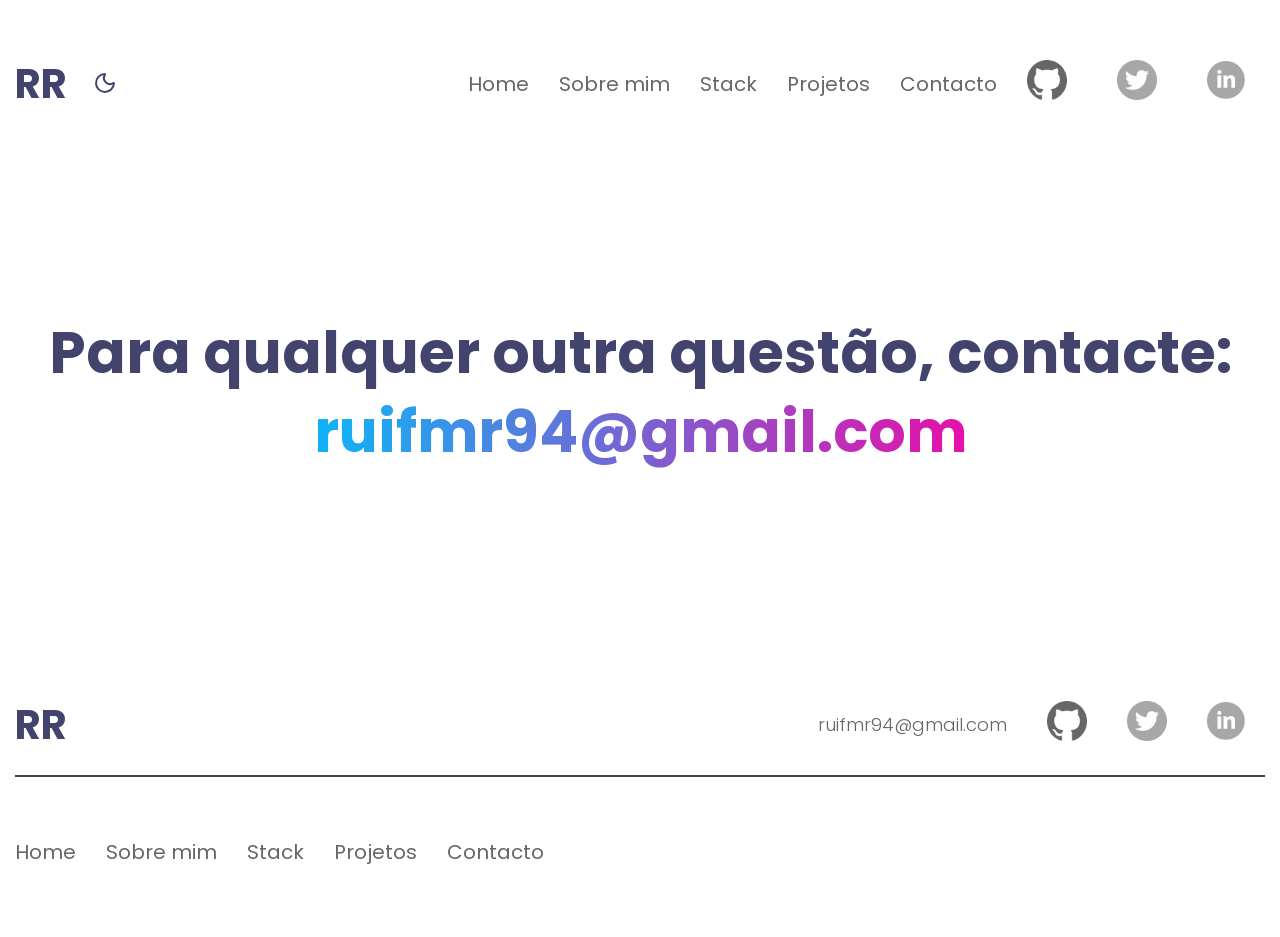
<file: src/contact.html>
<!DOCTYPE html>
<html lang="pt" data-theme="light">

<head>
    <title>Hello World</title>
    <meta charset="UTF-8" />
    <link rel="preconnect" href="https://fonts.googleapis.com">
    <link rel="preconnect" href="https://fonts.gstatic.com" crossorigin>
    <link
        href="https://fonts.googleapis.com/css2?family=Poppins:ital,wght@0,100;0,200;0,300;0,400;0,500;0,600;0,700;0,800;0,900;1,100;1,200;1,300;1,400;1,500;1,600;1,700;1,800;1,900&family=Roboto:ital,wght@0,100..900;1,100..900&display=swap"
        rel="stylesheet">
    <link rel="stylesheet" href="css/main.css" />
    <meta name="viewport" content="width=device-width, initial-scale=1.0" />
</head>

<body class="contact-page">
    <div class="container">
        <header class="primaryHeader">
            <div class="columnLeft">
                <a href="index.html">RR</a>
                <button id="toggleDarkMode" onclick="toggleDarkMode()">
                    <svg xmlns="http://www.w3.org/2000/svg" width="24" height="24" viewBox="0 0 24 24" fill="none"
                        stroke="currentColor" stroke-width="2" stroke-linecap="round" stroke-linejoin="round"
                        class="lucide lucide-moon-icon lucide-moon">
                        <path
                            d="M20.985 12.486a9 9 0 1 1-9.473-9.472c.405-.022.617.46.402.803a6 6 0 0 0 8.268 8.268c.344-.215.825-.004.803.401" />
                    </svg>
                </button>
            </div>
            <div class="columnRight">
                <nav>
                    <ul>
                        <li>
                            <a href="index.html">Home</a>
                        </li>
                        <li>
                            <a href="about.html">Sobre mim</a>
                        </li>
                        <li>
                            <a href="stack.html">Stack</a>
                        </li>
                        <li>
                            <a href="projects.html">Projetos</a>
                        </li>
                        <li>
                            <a href="contact.html">Contacto</a>
                        </li>
                        <li>
                            <a href="https://github.com/ruiribeiroo" target="_blank">
                                <img src="assets/images/logos_github.png" alt="icon github" width="30" height="30" />
                            </a>
                        </li>
                        <li>
                            <a href="https://x.com/ruiribeirooo" target="_blank">
                                <img src="assets/images/icon-twitter.png" alt="icon twitter" width="30" height="30" />
                            </a>
                        </li>
                        <li>
                            <a href="https://www.linkedin.com/in/rui-ribeiro-93a347181/" target="_blank">
                                <img src="assets/images/icon-linkedin.png" alt="icon linkedin" width="30" height="30" />
                            </a>
                        </li>
                    </ul>
                </nav>
                <div class="menuMobileWrapper">
                    <button onclick="openMenuMobile()" class="btnOpenMenuMobile">
                        <svg width="32" height="32" viewBox="0 0 32 32" fill="none" xmlns="http://www.w3.org/2000/svg">
                            <path d="M5.33337 6.66667H26.6667" stroke="white" stroke-width="4" stroke-linecap="round"
                                stroke-linejoin="round" />
                            <path d="M5.33337 16H26.6667" stroke="white" stroke-width="4" stroke-linecap="round"
                                stroke-linejoin="round" />
                            <path d="M5.33337 25.3333H26.6667" stroke="white" stroke-width="4" stroke-linecap="round"
                                stroke-linejoin="round" />
                        </svg>
                    </button>
                    <div class="drawerMenu">
                        <div>
                            <button onclick="closeMenuMobile()" class="btnCloseMenuMobile">
                                <svg width="37" height="37" viewBox="0 0 37 37" fill="none"
                                    xmlns="http://www.w3.org/2000/svg">
                                    <path
                                        d="M29.2917 4.625H7.70833C6.00546 4.625 4.625 6.00546 4.625 7.70833V29.2917C4.625 30.9945 6.00546 32.375 7.70833 32.375H29.2917C30.9945 32.375 32.375 30.9945 32.375 29.2917V7.70833C32.375 6.00546 30.9945 4.625 29.2917 4.625Z"
                                        stroke="#42446E" stroke-width="3" stroke-linecap="round"
                                        stroke-linejoin="round" />
                                    <path d="M23.125 4.625V32.375" stroke="#42446E" stroke-width="3"
                                        stroke-linecap="round" stroke-linejoin="round" />
                                    <path d="M12.3334 13.875L16.9584 18.5L12.3334 23.125" stroke="#42446E"
                                        stroke-width="3" stroke-linecap="round" stroke-linejoin="round" />
                                </svg>
                            </button>
                            <nav>
                                <ul>
                                    <li>
                                        <a href="index.html">Home</a>
                                    </li>
                                    <li>
                                        <a href="about.html">Sobre mim</a>
                                    </li>
                                    <li>
                                        <a href="stack.html">Stack</a>
                                    </li>
                                    <li>
                                        <a href="projects.html">Projetos</a>
                                    </li>
                                    <li>
                                        <a href="contact.html">Contacto</a>
                                    </li>
                                </ul>
                            </nav>
                        </div>
                        <div class="footerWrapper">
                            <div class="mainFooter">
                                <div class="mainFooterColumn left">
                                    <h2>RR</h2>
                                </div>
                                <div class="mainFooterColumn right">
                                    <div>
                                        <a href="mailto:">ruifmr94@gmail.com</a>
                                    </div>
                                    <div>
                                        <ul>
                                            <li>
                                                <a href="https://github.com/FilipeCovas" target="_blank">
                                                    <img src="assets/images/logos_github.png" alt="icon github"
                                                        width="30" height="30" />
                                                </a>
                                            </li>
                                            <li>
                                                <a href="https://x.com/ruiribeirooo" target="_blank">
                                                    <img src="assets/images/icon-twitter.png" alt="icon twitter"
                                                        width="30" height="30" />
                                                </a>
                                            </li>
                                            <li>
                                                <a href="https://www.linkedin.com/in/rui-ribeiro-93a347181/"
                                                    target="_blank">
                                                    <img src="assets/images/icon-linkedin.png" alt="icon linkedin"
                                                        width="30" height="30" />
                                                </a>
                                            </li>
                                        </ul>
                                    </div>
                                </div>
                            </div>
                            </footer>
                        </div>
                    </div>
                </div>
            </div>
        </header>
        <main>
            <!--CONTEÚDO-->
            <section class="sectionContact">
                <header>
                    <h1>Para qualquer outra questão, contacte:</h1>
                </header>
                <a class="contentEmail" href="mailto:ruifmr94@gmail.com">ruifmr94@gmail.com</a>
            </section>
            <footer class="footerWrapper">
                <div class="mainFooter">
                    <div class="mainFooterColumn left">
                        <h2>RR</h2>
                    </div>
                    <div class="mainFooterColumn right">
                        <div>
                            <a href="mailto:">ruifmr94@gmail.com</a>
                        </div>
                        <div>
                            <ul>
                                <li>
                                    <a href="https://github.com/FilipeCovas" target="_blank">
                                        <img src="assets/images/logos_github.png" alt="icon github" width="30"
                                            height="30" />
                                    </a>
                                </li>
                                <li>
                                    <a href="https://x.com/ruiribeirooo" target="_blank">
                                        <img src="assets/images/icon-twitter.png" alt="icon twitter" width="30"
                                            height="30" />
                                    </a>
                                </li>
                                <li>
                                    <a href="https://www.linkedin.com/in/rui-ribeiro-93a347181/" target="_blank">
                                        <img src="assets/images/icon-linkedin.png" alt="icon linkedin" width="30"
                                            height="30" />
                                    </a>
                                </li>
                            </ul>
                        </div>
                    </div>
                </div>
                <div class="miniFooter">
                    <nav>
                        <ul>
                            <li>
                                <a href="index.html">Home</a>
                            </li>
                            <li>
                                <a href="about.html">Sobre mim</a>
                            </li>
                            <li>
                                <a href="stack.html">Stack</a>
                            </li>
                            <li>
                                <a href="projects.html">Projetos</a>
                            </li>
                            <li>
                                <a href="contact.html">Contacto</a>
                            </li>
                        </ul>
                    </nav>
                </div>

            </footer>
        </main>
    </div>
    <script src="js/main.js"></script>
</body>

</html>
</file>
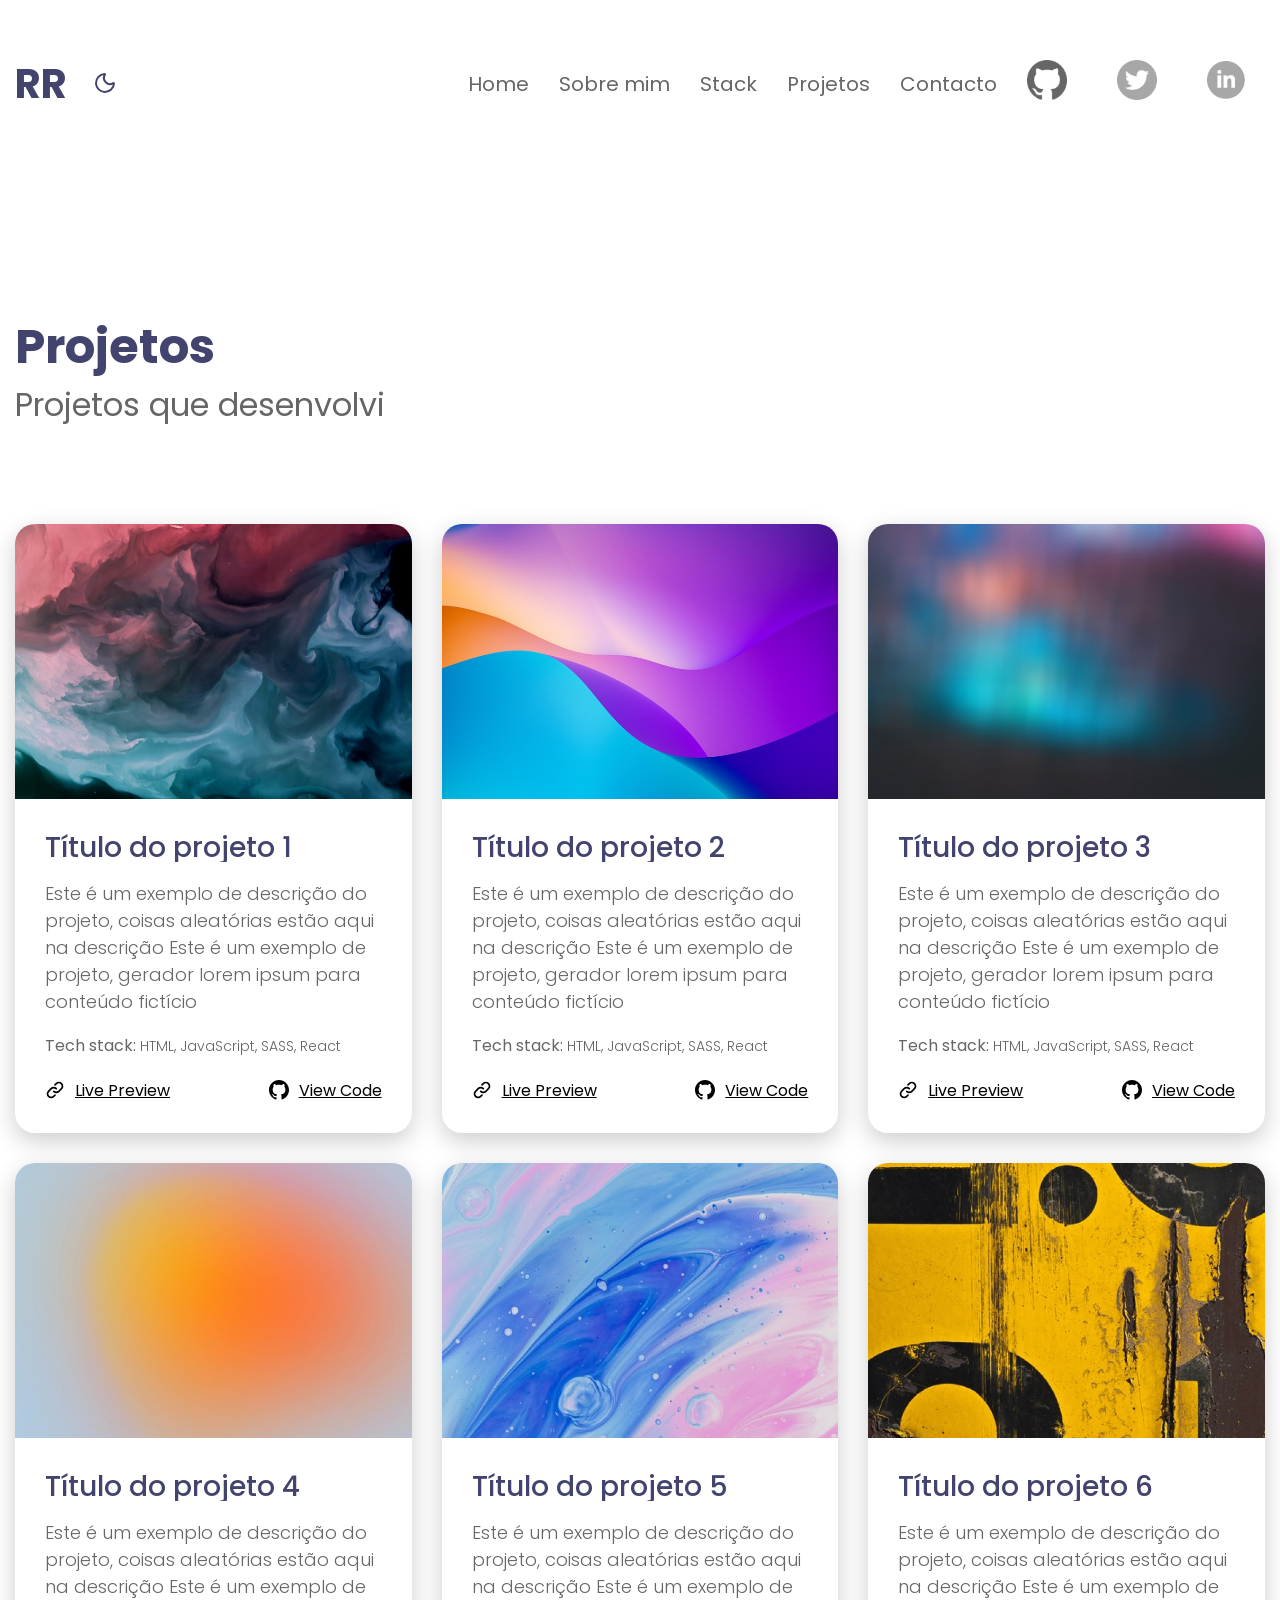
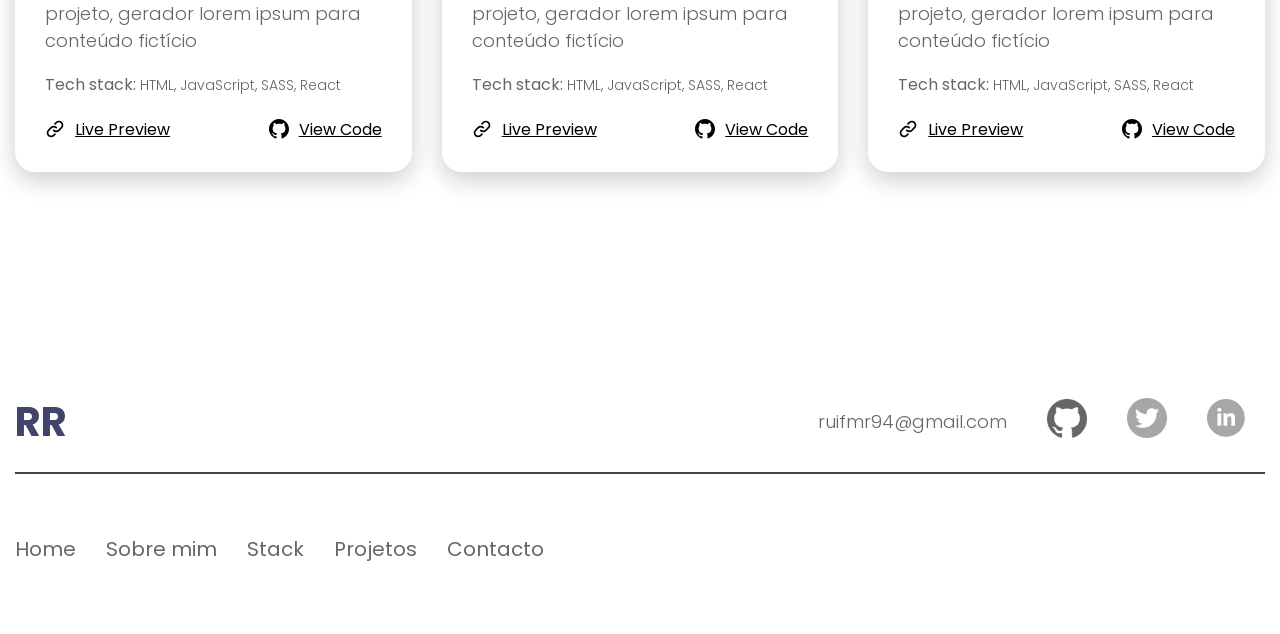
<file: src/projects.html>
<!DOCTYPE html>
<html lang="pt" data-theme="light">

<head>
    <title>Hello World</title>
    <meta charset="UTF-8" />
    <link rel="preconnect" href="https://fonts.googleapis.com">
    <link rel="preconnect" href="https://fonts.gstatic.com" crossorigin>
    <link
        href="https://fonts.googleapis.com/css2?family=Poppins:ital,wght@0,100;0,200;0,300;0,400;0,500;0,600;0,700;0,800;0,900;1,100;1,200;1,300;1,400;1,500;1,600;1,700;1,800;1,900&family=Roboto:ital,wght@0,100..900;1,100..900&display=swap"
        rel="stylesheet">
    <link rel="stylesheet" href="css/main.css" />
    <meta name="viewport" content="width=device-width, initial-scale=1.0" />

<body class="projects-page">
    <div class="container">
        <header class="primaryHeader">
            <div class="columnLeft">
                <a href="index.html">RR</a>
                <button id="toggleDarkMode" onclick="toggleDarkMode()">
                    <svg xmlns="http://www.w3.org/2000/svg" width="24" height="24" viewBox="0 0 24 24" fill="none"
                        stroke="currentColor" stroke-width="2" stroke-linecap="round" stroke-linejoin="round"
                        class="lucide lucide-moon-icon lucide-moon">
                        <path
                            d="M20.985 12.486a9 9 0 1 1-9.473-9.472c.405-.022.617.46.402.803a6 6 0 0 0 8.268 8.268c.344-.215.825-.004.803.401" />
                    </svg>
                </button>
            </div>
            <div class="columnRight">
                <nav>
                    <ul>
                        <li>
                            <a href="index.html">Home</a>
                        </li>
                        <li>
                            <a href="about.html">Sobre mim</a>
                        </li>
                        <li>
                            <a href="stack.html">Stack</a>
                        </li>
                        <li>
                            <a href="projects.html">Projetos</a>
                        </li>
                        <li>
                            <a href="contact.html">Contacto</a>
                        </li>
                        <li>
                            <a href="https://github.com/ruiribeiroo" target="_blank">
                                <img src="assets/images/logos_github.png" alt="icon github" width="30" height="30" />
                            </a>
                        </li>
                        <li>
                            <a href="https://x.com/ruiribeirooo" target="_blank">
                                <img src="assets/images/icon-twitter.png" alt="icon twitter" width="30" height="30" />
                            </a>
                        </li>
                        <li>
                            <a href="https://www.linkedin.com/in/rui-ribeiro-93a347181/" target="_blank">
                                <img src="assets/images/icon-linkedin.png" alt="icon linkedin" width="30" height="30" />
                            </a>
                        </li>
                    </ul>
                </nav>
                <div class="menuMobileWrapper">
                    <button onclick="openMenuMobile()" class="btnOpenMenuMobile">
                        <svg width="32" height="32" viewBox="0 0 32 32" fill="none" xmlns="http://www.w3.org/2000/svg">
                            <path d="M5.33337 6.66667H26.6667" stroke="white" stroke-width="4" stroke-linecap="round"
                                stroke-linejoin="round" />
                            <path d="M5.33337 16H26.6667" stroke="white" stroke-width="4" stroke-linecap="round"
                                stroke-linejoin="round" />
                            <path d="M5.33337 25.3333H26.6667" stroke="white" stroke-width="4" stroke-linecap="round"
                                stroke-linejoin="round" />
                        </svg>
                    </button>
                    <div class="drawerMenu">
                        <div>
                            <button onclick="closeMenuMobile()" class="btnCloseMenuMobile">
                                <svg width="37" height="37" viewBox="0 0 37 37" fill="none"
                                    xmlns="http://www.w3.org/2000/svg">
                                    <path
                                        d="M29.2917 4.625H7.70833C6.00546 4.625 4.625 6.00546 4.625 7.70833V29.2917C4.625 30.9945 6.00546 32.375 7.70833 32.375H29.2917C30.9945 32.375 32.375 30.9945 32.375 29.2917V7.70833C32.375 6.00546 30.9945 4.625 29.2917 4.625Z"
                                        stroke="#42446E" stroke-width="3" stroke-linecap="round"
                                        stroke-linejoin="round" />
                                    <path d="M23.125 4.625V32.375" stroke="#42446E" stroke-width="3"
                                        stroke-linecap="round" stroke-linejoin="round" />
                                    <path d="M12.3334 13.875L16.9584 18.5L12.3334 23.125" stroke="#42446E"
                                        stroke-width="3" stroke-linecap="round" stroke-linejoin="round" />
                                </svg>
                            </button>
                            <nav>
                                <ul>
                                    <li>
                                        <a href="index.html">Home</a>
                                    </li>
                                    <li>
                                        <a href="about.html">Sobre mim</a>
                                    </li>
                                    <li>
                                        <a href="stack.html">Stack</a>
                                    </li>
                                    <li>
                                        <a href="projects.html">Projetos</a>
                                    </li>
                                    <li>
                                        <a href="contact.html">Contacto</a>
                                    </li>
                                </ul>
                            </nav>
                        </div>
                        <div class="footerWrapper">
                            <div class="mainFooter">
                                <div class="mainFooterColumn left">
                                    <h2>RR</h2>
                                </div>
                                <div class="mainFooterColumn right">
                                    <div>
                                        <a href="mailto:">ruifmr94@gmail.com</a>
                                    </div>
                                    <div>
                                        <ul>
                                            <li>
                                                <a href="https://github.com/FilipeCovas" target="_blank">
                                                    <img src="assets/images/logos_github.png" alt="icon github"
                                                        width="30" height="30" />
                                                </a>
                                            </li>
                                            <li>
                                                <a href="https://x.com/ruiribeirooo" target="_blank">
                                                    <img src="assets/images/icon-twitter.png" alt="icon twitter"
                                                        width="30" height="30" />
                                                </a>
                                            </li>
                                            <li>
                                                <a href="https://www.linkedin.com/in/rui-ribeiro-93a347181/"
                                                    target="_blank">
                                                    <img src="assets/images/icon-linkedin.png" alt="icon linkedin"
                                                        width="30" height="30" />
                                                </a>
                                            </li>
                                        </ul>
                                    </div>
                                </div>
                            </div>
                            </footer>
                        </div>
                    </div>
                </div>
            </div>
        </header>
        <main>
            <!--CONTEÚDO-->
            <section class="sectionProjects">
                <header>
                    <h2>Projetos</h2>
                    <h3>Projetos que desenvolvi</h3>
                </header>
                <div class="projectsContainer">
                    <article class="projectBox">
                        <header>
                            <img src="assets/images/project1img.jpg" alt="img1" width="375" />
                        </header>
                        <div class="projectContent">
                            <h4>Título do projeto 1</h4>
                            <p>
                                Este é um exemplo de descrição do projeto, coisas aleatórias
                                estão aqui na descrição Este é um exemplo de projeto, gerador
                                lorem ipsum para conteúdo fictício
                            </p>
                            <small>
                                <strong>Tech stack:</strong> HTML, JavaScript, SASS, React
                            </small>
                            <div class="projectActions">
                                <div class="linkWithIcon">
                                    <svg width="20" height="20" viewBox="0 0 20 20" fill="none"
                                        xmlns="http://www.w3.org/2000/svg">
                                        <path
                                            d="M11.2867 8.7133C10.6041 8.031 9.67846 7.64771 8.71334 7.64771C7.74821 7.64771 6.82259 8.031 6.14 8.7133L3.56584 11.2866C2.88324 11.9692 2.49976 12.895 2.49976 13.8604C2.49976 14.8257 2.88324 15.7515 3.56584 16.4341C4.24844 17.1167 5.17424 17.5002 6.13959 17.5002C7.10493 17.5002 8.03074 17.1167 8.71334 16.4341L10 15.1475"
                                            stroke="black" stroke-width="1.66667" stroke-linecap="round"
                                            stroke-linejoin="round" />
                                        <path
                                            d="M8.71332 11.2867C9.39591 11.969 10.3215 12.3523 11.2867 12.3523C12.2518 12.3523 13.1774 11.969 13.86 11.2867L16.4342 8.71334C17.1168 8.03074 17.5002 7.10493 17.5002 6.13959C17.5002 5.17424 17.1168 4.24844 16.4342 3.56584C15.7516 2.88324 14.8257 2.49976 13.8604 2.49976C12.8951 2.49976 11.9693 2.88324 11.2867 3.56584L9.99998 4.8525"
                                            stroke="black" stroke-width="1.66667" stroke-linecap="round"
                                            stroke-linejoin="round" />
                                    </svg>
                                    <a href="#">Live Preview</a>
                                </div>
                                <div class="linkWithIcon">
                                    <svg width="20" height="20" viewBox="0 0 20 20" fill="none"
                                        xmlns="http://www.w3.org/2000/svg">
                                        <g clip-path="url(#clip0_10_90)">
                                            <path fill-rule="evenodd" clip-rule="evenodd"
                                                d="M10 0C4.475 0 0 4.475 0 10C0 14.425 2.8625 18.1625 6.8375 19.4875C7.3375 19.575 7.525 19.275 7.525 19.0125C7.525 18.775 7.5125 17.9875 7.5125 17.15C5 17.6125 4.35 16.5375 4.15 15.975C4.0375 15.6875 3.55 14.8 3.125 14.5625C2.775 14.375 2.275 13.9125 3.1125 13.9C3.9 13.8875 4.4625 14.625 4.65 14.925C5.55 16.4375 6.9875 16.0125 7.5625 15.75C7.65 15.1 7.9125 14.6625 8.2 14.4125C5.975 14.1625 3.65 13.3 3.65 9.475C3.65 8.3875 4.0375 7.4875 4.675 6.7875C4.575 6.5375 4.225 5.5125 4.775 4.1375C4.775 4.1375 5.6125 3.875 7.525 5.1625C8.325 4.9375 9.175 4.825 10.025 4.825C10.875 4.825 11.725 4.9375 12.525 5.1625C14.4375 3.8625 15.275 4.1375 15.275 4.1375C15.825 5.5125 15.475 6.5375 15.375 6.7875C16.0125 7.4875 16.4 8.375 16.4 9.475C16.4 13.3125 14.0625 14.1625 11.8375 14.4125C12.2 14.725 12.5125 15.325 12.5125 16.2625C12.5125 17.6 12.5 18.675 12.5 19.0125C12.5 19.275 12.6875 19.5875 13.1875 19.4875C15.1726 18.8173 16.8976 17.5414 18.1197 15.8395C19.3418 14.1375 19.9994 12.0952 20 10C20 4.475 15.525 0 10 0Z"
                                                fill="black" />
                                        </g>
                                        <defs>
                                            <clipPath id="clip0_10_90">
                                                <rect width="20" height="20" fill="white" />
                                            </clipPath>
                                        </defs>
                                    </svg>
                                    <a href="#">View Code</a>
                                </div>
                            </div>
                        </div>
                    </article>
                    <article class="projectBox">
                        <header>
                            <img src="assets/images/project2img.jpg" alt="img1" width="375" />
                        </header>
                        <div class="projectContent">
                            <h4>Título do projeto 2</h4>
                            <p>
                                Este é um exemplo de descrição do projeto, coisas aleatórias
                                estão aqui na descrição Este é um exemplo de projeto, gerador
                                lorem ipsum para conteúdo fictício
                            </p>
                            <small>
                                <strong>Tech stack:</strong> HTML, JavaScript, SASS, React
                            </small>
                            <div class="projectActions">
                                <div class="linkWithIcon">
                                    <svg width="20" height="20" viewBox="0 0 20 20" fill="none"
                                        xmlns="http://www.w3.org/2000/svg">
                                        <path
                                            d="M11.2867 8.7133C10.6041 8.031 9.67846 7.64771 8.71334 7.64771C7.74821 7.64771 6.82259 8.031 6.14 8.7133L3.56584 11.2866C2.88324 11.9692 2.49976 12.895 2.49976 13.8604C2.49976 14.8257 2.88324 15.7515 3.56584 16.4341C4.24844 17.1167 5.17424 17.5002 6.13959 17.5002C7.10493 17.5002 8.03074 17.1167 8.71334 16.4341L10 15.1475"
                                            stroke="black" stroke-width="1.66667" stroke-linecap="round"
                                            stroke-linejoin="round" />
                                        <path
                                            d="M8.71332 11.2867C9.39591 11.969 10.3215 12.3523 11.2867 12.3523C12.2518 12.3523 13.1774 11.969 13.86 11.2867L16.4342 8.71334C17.1168 8.03074 17.5002 7.10493 17.5002 6.13959C17.5002 5.17424 17.1168 4.24844 16.4342 3.56584C15.7516 2.88324 14.8257 2.49976 13.8604 2.49976C12.8951 2.49976 11.9693 2.88324 11.2867 3.56584L9.99998 4.8525"
                                            stroke="black" stroke-width="1.66667" stroke-linecap="round"
                                            stroke-linejoin="round" />
                                    </svg>
                                    <a href="#">Live Preview</a>
                                </div>
                                <div class="linkWithIcon">
                                    <svg width="20" height="20" viewBox="0 0 20 20" fill="none"
                                        xmlns="http://www.w3.org/2000/svg">
                                        <g clip-path="url(#clip0_10_90)">
                                            <path fill-rule="evenodd" clip-rule="evenodd"
                                                d="M10 0C4.475 0 0 4.475 0 10C0 14.425 2.8625 18.1625 6.8375 19.4875C7.3375 19.575 7.525 19.275 7.525 19.0125C7.525 18.775 7.5125 17.9875 7.5125 17.15C5 17.6125 4.35 16.5375 4.15 15.975C4.0375 15.6875 3.55 14.8 3.125 14.5625C2.775 14.375 2.275 13.9125 3.1125 13.9C3.9 13.8875 4.4625 14.625 4.65 14.925C5.55 16.4375 6.9875 16.0125 7.5625 15.75C7.65 15.1 7.9125 14.6625 8.2 14.4125C5.975 14.1625 3.65 13.3 3.65 9.475C3.65 8.3875 4.0375 7.4875 4.675 6.7875C4.575 6.5375 4.225 5.5125 4.775 4.1375C4.775 4.1375 5.6125 3.875 7.525 5.1625C8.325 4.9375 9.175 4.825 10.025 4.825C10.875 4.825 11.725 4.9375 12.525 5.1625C14.4375 3.8625 15.275 4.1375 15.275 4.1375C15.825 5.5125 15.475 6.5375 15.375 6.7875C16.0125 7.4875 16.4 8.375 16.4 9.475C16.4 13.3125 14.0625 14.1625 11.8375 14.4125C12.2 14.725 12.5125 15.325 12.5125 16.2625C12.5125 17.6 12.5 18.675 12.5 19.0125C12.5 19.275 12.6875 19.5875 13.1875 19.4875C15.1726 18.8173 16.8976 17.5414 18.1197 15.8395C19.3418 14.1375 19.9994 12.0952 20 10C20 4.475 15.525 0 10 0Z"
                                                fill="black" />
                                        </g>
                                        <defs>
                                            <clipPath id="clip0_10_90">
                                                <rect width="20" height="20" fill="white" />
                                            </clipPath>
                                        </defs>
                                    </svg>
                                    <a href="#">View Code</a>
                                </div>
                            </div>
                        </div>
                    </article>
                    <article class="projectBox">
                        <header>
                            <img src="assets/images/project3img.jpg" alt="img1" width="375" />
                        </header>
                        <div class="projectContent">
                            <h4>Título do projeto 3</h4>
                            <p>
                                Este é um exemplo de descrição do projeto, coisas aleatórias
                                estão aqui na descrição Este é um exemplo de projeto, gerador
                                lorem ipsum para conteúdo fictício
                            </p>
                            <small>
                                <strong>Tech stack:</strong> HTML, JavaScript, SASS, React
                            </small>
                            <div class="projectActions">
                                <div class="linkWithIcon">
                                    <svg width="20" height="20" viewBox="0 0 20 20" fill="none"
                                        xmlns="http://www.w3.org/2000/svg">
                                        <path
                                            d="M11.2867 8.7133C10.6041 8.031 9.67846 7.64771 8.71334 7.64771C7.74821 7.64771 6.82259 8.031 6.14 8.7133L3.56584 11.2866C2.88324 11.9692 2.49976 12.895 2.49976 13.8604C2.49976 14.8257 2.88324 15.7515 3.56584 16.4341C4.24844 17.1167 5.17424 17.5002 6.13959 17.5002C7.10493 17.5002 8.03074 17.1167 8.71334 16.4341L10 15.1475"
                                            stroke="black" stroke-width="1.66667" stroke-linecap="round"
                                            stroke-linejoin="round" />
                                        <path
                                            d="M8.71332 11.2867C9.39591 11.969 10.3215 12.3523 11.2867 12.3523C12.2518 12.3523 13.1774 11.969 13.86 11.2867L16.4342 8.71334C17.1168 8.03074 17.5002 7.10493 17.5002 6.13959C17.5002 5.17424 17.1168 4.24844 16.4342 3.56584C15.7516 2.88324 14.8257 2.49976 13.8604 2.49976C12.8951 2.49976 11.9693 2.88324 11.2867 3.56584L9.99998 4.8525"
                                            stroke="black" stroke-width="1.66667" stroke-linecap="round"
                                            stroke-linejoin="round" />
                                    </svg>
                                    <a href="#">Live Preview</a>
                                </div>
                                <div class="linkWithIcon">
                                    <svg width="20" height="20" viewBox="0 0 20 20" fill="none"
                                        xmlns="http://www.w3.org/2000/svg">
                                        <g clip-path="url(#clip0_10_90)">
                                            <path fill-rule="evenodd" clip-rule="evenodd"
                                                d="M10 0C4.475 0 0 4.475 0 10C0 14.425 2.8625 18.1625 6.8375 19.4875C7.3375 19.575 7.525 19.275 7.525 19.0125C7.525 18.775 7.5125 17.9875 7.5125 17.15C5 17.6125 4.35 16.5375 4.15 15.975C4.0375 15.6875 3.55 14.8 3.125 14.5625C2.775 14.375 2.275 13.9125 3.1125 13.9C3.9 13.8875 4.4625 14.625 4.65 14.925C5.55 16.4375 6.9875 16.0125 7.5625 15.75C7.65 15.1 7.9125 14.6625 8.2 14.4125C5.975 14.1625 3.65 13.3 3.65 9.475C3.65 8.3875 4.0375 7.4875 4.675 6.7875C4.575 6.5375 4.225 5.5125 4.775 4.1375C4.775 4.1375 5.6125 3.875 7.525 5.1625C8.325 4.9375 9.175 4.825 10.025 4.825C10.875 4.825 11.725 4.9375 12.525 5.1625C14.4375 3.8625 15.275 4.1375 15.275 4.1375C15.825 5.5125 15.475 6.5375 15.375 6.7875C16.0125 7.4875 16.4 8.375 16.4 9.475C16.4 13.3125 14.0625 14.1625 11.8375 14.4125C12.2 14.725 12.5125 15.325 12.5125 16.2625C12.5125 17.6 12.5 18.675 12.5 19.0125C12.5 19.275 12.6875 19.5875 13.1875 19.4875C15.1726 18.8173 16.8976 17.5414 18.1197 15.8395C19.3418 14.1375 19.9994 12.0952 20 10C20 4.475 15.525 0 10 0Z"
                                                fill="black" />
                                        </g>
                                        <defs>
                                            <clipPath id="clip0_10_90">
                                                <rect width="20" height="20" fill="white" />
                                            </clipPath>
                                        </defs>
                                    </svg>
                                    <a href="#">View Code</a>
                                </div>
                            </div>
                        </div>
                    </article>
                    <article class="projectBox">
                        <header>
                            <img src="assets/images/project4img.jpg" alt="img1" width="375" />
                        </header>
                        <div class="projectContent">
                            <h4>Título do projeto 4</h4>
                            <p>
                                Este é um exemplo de descrição do projeto, coisas aleatórias
                                estão aqui na descrição Este é um exemplo de projeto, gerador
                                lorem ipsum para conteúdo fictício
                            </p>
                            <small>
                                <strong>Tech stack:</strong> HTML, JavaScript, SASS, React
                            </small>
                            <div class="projectActions">
                                <div class="linkWithIcon">
                                    <svg width="20" height="20" viewBox="0 0 20 20" fill="none"
                                        xmlns="http://www.w3.org/2000/svg">
                                        <path
                                            d="M11.2867 8.7133C10.6041 8.031 9.67846 7.64771 8.71334 7.64771C7.74821 7.64771 6.82259 8.031 6.14 8.7133L3.56584 11.2866C2.88324 11.9692 2.49976 12.895 2.49976 13.8604C2.49976 14.8257 2.88324 15.7515 3.56584 16.4341C4.24844 17.1167 5.17424 17.5002 6.13959 17.5002C7.10493 17.5002 8.03074 17.1167 8.71334 16.4341L10 15.1475"
                                            stroke="black" stroke-width="1.66667" stroke-linecap="round"
                                            stroke-linejoin="round" />
                                        <path
                                            d="M8.71332 11.2867C9.39591 11.969 10.3215 12.3523 11.2867 12.3523C12.2518 12.3523 13.1774 11.969 13.86 11.2867L16.4342 8.71334C17.1168 8.03074 17.5002 7.10493 17.5002 6.13959C17.5002 5.17424 17.1168 4.24844 16.4342 3.56584C15.7516 2.88324 14.8257 2.49976 13.8604 2.49976C12.8951 2.49976 11.9693 2.88324 11.2867 3.56584L9.99998 4.8525"
                                            stroke="black" stroke-width="1.66667" stroke-linecap="round"
                                            stroke-linejoin="round" />
                                    </svg>
                                    <a href="#">Live Preview</a>
                                </div>
                                <div class="linkWithIcon">
                                    <svg width="20" height="20" viewBox="0 0 20 20" fill="none"
                                        xmlns="http://www.w3.org/2000/svg">
                                        <g clip-path="url(#clip0_10_90)">
                                            <path fill-rule="evenodd" clip-rule="evenodd"
                                                d="M10 0C4.475 0 0 4.475 0 10C0 14.425 2.8625 18.1625 6.8375 19.4875C7.3375 19.575 7.525 19.275 7.525 19.0125C7.525 18.775 7.5125 17.9875 7.5125 17.15C5 17.6125 4.35 16.5375 4.15 15.975C4.0375 15.6875 3.55 14.8 3.125 14.5625C2.775 14.375 2.275 13.9125 3.1125 13.9C3.9 13.8875 4.4625 14.625 4.65 14.925C5.55 16.4375 6.9875 16.0125 7.5625 15.75C7.65 15.1 7.9125 14.6625 8.2 14.4125C5.975 14.1625 3.65 13.3 3.65 9.475C3.65 8.3875 4.0375 7.4875 4.675 6.7875C4.575 6.5375 4.225 5.5125 4.775 4.1375C4.775 4.1375 5.6125 3.875 7.525 5.1625C8.325 4.9375 9.175 4.825 10.025 4.825C10.875 4.825 11.725 4.9375 12.525 5.1625C14.4375 3.8625 15.275 4.1375 15.275 4.1375C15.825 5.5125 15.475 6.5375 15.375 6.7875C16.0125 7.4875 16.4 8.375 16.4 9.475C16.4 13.3125 14.0625 14.1625 11.8375 14.4125C12.2 14.725 12.5125 15.325 12.5125 16.2625C12.5125 17.6 12.5 18.675 12.5 19.0125C12.5 19.275 12.6875 19.5875 13.1875 19.4875C15.1726 18.8173 16.8976 17.5414 18.1197 15.8395C19.3418 14.1375 19.9994 12.0952 20 10C20 4.475 15.525 0 10 0Z"
                                                fill="black" />
                                        </g>
                                        <defs>
                                            <clipPath id="clip0_10_90">
                                                <rect width="20" height="20" fill="white" />
                                            </clipPath>
                                        </defs>
                                    </svg>
                                    <a href="#">View Code</a>
                                </div>
                            </div>
                        </div>
                    </article>
                    <article class="projectBox">
                        <header>
                            <img src="assets/images/project5img.jpg" alt="img1" width="375" />
                        </header>
                        <div class="projectContent">
                            <h4>Título do projeto 5</h4>
                            <p>
                                Este é um exemplo de descrição do projeto, coisas aleatórias
                                estão aqui na descrição Este é um exemplo de projeto, gerador
                                lorem ipsum para conteúdo fictício
                            </p>
                            <small>
                                <strong>Tech stack:</strong> HTML, JavaScript, SASS, React
                            </small>
                            <div class="projectActions">
                                <div class="linkWithIcon">
                                    <svg width="20" height="20" viewBox="0 0 20 20" fill="none"
                                        xmlns="http://www.w3.org/2000/svg">
                                        <path
                                            d="M11.2867 8.7133C10.6041 8.031 9.67846 7.64771 8.71334 7.64771C7.74821 7.64771 6.82259 8.031 6.14 8.7133L3.56584 11.2866C2.88324 11.9692 2.49976 12.895 2.49976 13.8604C2.49976 14.8257 2.88324 15.7515 3.56584 16.4341C4.24844 17.1167 5.17424 17.5002 6.13959 17.5002C7.10493 17.5002 8.03074 17.1167 8.71334 16.4341L10 15.1475"
                                            stroke="black" stroke-width="1.66667" stroke-linecap="round"
                                            stroke-linejoin="round" />
                                        <path
                                            d="M8.71332 11.2867C9.39591 11.969 10.3215 12.3523 11.2867 12.3523C12.2518 12.3523 13.1774 11.969 13.86 11.2867L16.4342 8.71334C17.1168 8.03074 17.5002 7.10493 17.5002 6.13959C17.5002 5.17424 17.1168 4.24844 16.4342 3.56584C15.7516 2.88324 14.8257 2.49976 13.8604 2.49976C12.8951 2.49976 11.9693 2.88324 11.2867 3.56584L9.99998 4.8525"
                                            stroke="black" stroke-width="1.66667" stroke-linecap="round"
                                            stroke-linejoin="round" />
                                    </svg>
                                    <a href="#">Live Preview</a>
                                </div>
                                <div class="linkWithIcon">
                                    <svg width="20" height="20" viewBox="0 0 20 20" fill="none"
                                        xmlns="http://www.w3.org/2000/svg">
                                        <g clip-path="url(#clip0_10_90)">
                                            <path fill-rule="evenodd" clip-rule="evenodd"
                                                d="M10 0C4.475 0 0 4.475 0 10C0 14.425 2.8625 18.1625 6.8375 19.4875C7.3375 19.575 7.525 19.275 7.525 19.0125C7.525 18.775 7.5125 17.9875 7.5125 17.15C5 17.6125 4.35 16.5375 4.15 15.975C4.0375 15.6875 3.55 14.8 3.125 14.5625C2.775 14.375 2.275 13.9125 3.1125 13.9C3.9 13.8875 4.4625 14.625 4.65 14.925C5.55 16.4375 6.9875 16.0125 7.5625 15.75C7.65 15.1 7.9125 14.6625 8.2 14.4125C5.975 14.1625 3.65 13.3 3.65 9.475C3.65 8.3875 4.0375 7.4875 4.675 6.7875C4.575 6.5375 4.225 5.5125 4.775 4.1375C4.775 4.1375 5.6125 3.875 7.525 5.1625C8.325 4.9375 9.175 4.825 10.025 4.825C10.875 4.825 11.725 4.9375 12.525 5.1625C14.4375 3.8625 15.275 4.1375 15.275 4.1375C15.825 5.5125 15.475 6.5375 15.375 6.7875C16.0125 7.4875 16.4 8.375 16.4 9.475C16.4 13.3125 14.0625 14.1625 11.8375 14.4125C12.2 14.725 12.5125 15.325 12.5125 16.2625C12.5125 17.6 12.5 18.675 12.5 19.0125C12.5 19.275 12.6875 19.5875 13.1875 19.4875C15.1726 18.8173 16.8976 17.5414 18.1197 15.8395C19.3418 14.1375 19.9994 12.0952 20 10C20 4.475 15.525 0 10 0Z"
                                                fill="black" />
                                        </g>
                                        <defs>
                                            <clipPath id="clip0_10_90">
                                                <rect width="20" height="20" fill="white" />
                                            </clipPath>
                                        </defs>
                                    </svg>
                                    <a href="#">View Code</a>
                                </div>
                            </div>
                        </div>
                    </article>
                    <article class="projectBox">
                        <header>
                            <img src="assets/images/project6img.jpg" alt="img1" width="375" />
                        </header>
                        <div class="projectContent">
                            <h4>Título do projeto 6</h4>
                            <p>
                                Este é um exemplo de descrição do projeto, coisas aleatórias
                                estão aqui na descrição Este é um exemplo de projeto, gerador
                                lorem ipsum para conteúdo fictício
                            </p>
                            <small>
                                <strong>Tech stack:</strong> HTML, JavaScript, SASS, React
                            </small>
                            <div class="projectActions">
                                <div class="linkWithIcon">
                                    <svg width="20" height="20" viewBox="0 0 20 20" fill="none"
                                        xmlns="http://www.w3.org/2000/svg">
                                        <path
                                            d="M11.2867 8.7133C10.6041 8.031 9.67846 7.64771 8.71334 7.64771C7.74821 7.64771 6.82259 8.031 6.14 8.7133L3.56584 11.2866C2.88324 11.9692 2.49976 12.895 2.49976 13.8604C2.49976 14.8257 2.88324 15.7515 3.56584 16.4341C4.24844 17.1167 5.17424 17.5002 6.13959 17.5002C7.10493 17.5002 8.03074 17.1167 8.71334 16.4341L10 15.1475"
                                            stroke="black" stroke-width="1.66667" stroke-linecap="round"
                                            stroke-linejoin="round" />
                                        <path
                                            d="M8.71332 11.2867C9.39591 11.969 10.3215 12.3523 11.2867 12.3523C12.2518 12.3523 13.1774 11.969 13.86 11.2867L16.4342 8.71334C17.1168 8.03074 17.5002 7.10493 17.5002 6.13959C17.5002 5.17424 17.1168 4.24844 16.4342 3.56584C15.7516 2.88324 14.8257 2.49976 13.8604 2.49976C12.8951 2.49976 11.9693 2.88324 11.2867 3.56584L9.99998 4.8525"
                                            stroke="black" stroke-width="1.66667" stroke-linecap="round"
                                            stroke-linejoin="round" />
                                    </svg>
                                    <a href="#">Live Preview</a>
                                </div>
                                <div class="linkWithIcon">
                                    <svg width="20" height="20" viewBox="0 0 20 20" fill="none"
                                        xmlns="http://www.w3.org/2000/svg">
                                        <g clip-path="url(#clip0_10_90)">
                                            <path fill-rule="evenodd" clip-rule="evenodd"
                                                d="M10 0C4.475 0 0 4.475 0 10C0 14.425 2.8625 18.1625 6.8375 19.4875C7.3375 19.575 7.525 19.275 7.525 19.0125C7.525 18.775 7.5125 17.9875 7.5125 17.15C5 17.6125 4.35 16.5375 4.15 15.975C4.0375 15.6875 3.55 14.8 3.125 14.5625C2.775 14.375 2.275 13.9125 3.1125 13.9C3.9 13.8875 4.4625 14.625 4.65 14.925C5.55 16.4375 6.9875 16.0125 7.5625 15.75C7.65 15.1 7.9125 14.6625 8.2 14.4125C5.975 14.1625 3.65 13.3 3.65 9.475C3.65 8.3875 4.0375 7.4875 4.675 6.7875C4.575 6.5375 4.225 5.5125 4.775 4.1375C4.775 4.1375 5.6125 3.875 7.525 5.1625C8.325 4.9375 9.175 4.825 10.025 4.825C10.875 4.825 11.725 4.9375 12.525 5.1625C14.4375 3.8625 15.275 4.1375 15.275 4.1375C15.825 5.5125 15.475 6.5375 15.375 6.7875C16.0125 7.4875 16.4 8.375 16.4 9.475C16.4 13.3125 14.0625 14.1625 11.8375 14.4125C12.2 14.725 12.5125 15.325 12.5125 16.2625C12.5125 17.6 12.5 18.675 12.5 19.0125C12.5 19.275 12.6875 19.5875 13.1875 19.4875C15.1726 18.8173 16.8976 17.5414 18.1197 15.8395C19.3418 14.1375 19.9994 12.0952 20 10C20 4.475 15.525 0 10 0Z"
                                                fill="black" />
                                        </g>
                                        <defs>
                                            <clipPath id="clip0_10_90">
                                                <rect width="20" height="20" fill="white" />
                                            </clipPath>
                                        </defs>
                                    </svg>
                                    <a href="#">View Code</a>
                                </div>
                            </div>
                        </div>
                    </article>
                </div>
            </section>
            <footer class="footerWrapper">
                <div class="mainFooter">
                    <div class="mainFooterColumn left">
                        <h2>RR</h2>
                    </div>
                    <div class="mainFooterColumn right">
                        <div>
                            <a href="mailto:">ruifmr94@gmail.com</a>
                        </div>
                        <div>
                            <ul>
                                <li>
                                    <a href="https://github.com/FilipeCovas" target="_blank">
                                        <img src="assets/images/logos_github.png" alt="icon github" width="30"
                                            height="30" />
                                    </a>
                                </li>
                                <li>
                                    <a href="https://x.com/ruiribeirooo" target="_blank">
                                        <img src="assets/images/icon-twitter.png" alt="icon twitter" width="30"
                                            height="30" />
                                    </a>
                                </li>
                                <li>
                                    <a href="https://www.linkedin.com/in/rui-ribeiro-93a347181/" target="_blank">
                                        <img src="assets/images/icon-linkedin.png" alt="icon linkedin" width="30"
                                            height="30" />
                                    </a>
                                </li>
                            </ul>
                        </div>
                    </div>
                </div>
                <div class="miniFooter">
                    <nav>
                        <ul>
                            <li>
                                <a href="index.html">Home</a>
                            </li>
                            <li>
                                <a href="about.html">Sobre mim</a>
                            </li>
                            <li>
                                <a href="stack.html">Stack</a>
                            </li>
                            <li>
                                <a href="projects.html">Projetos</a>
                            </li>
                            <li>
                                <a href="contact.html">Contacto</a>
                            </li>
                        </ul>
                    </nav>
                </div>

            </footer>
        </main>
    </div>
    <script src="js/main.js"></script>
</body>

</html>
</file>
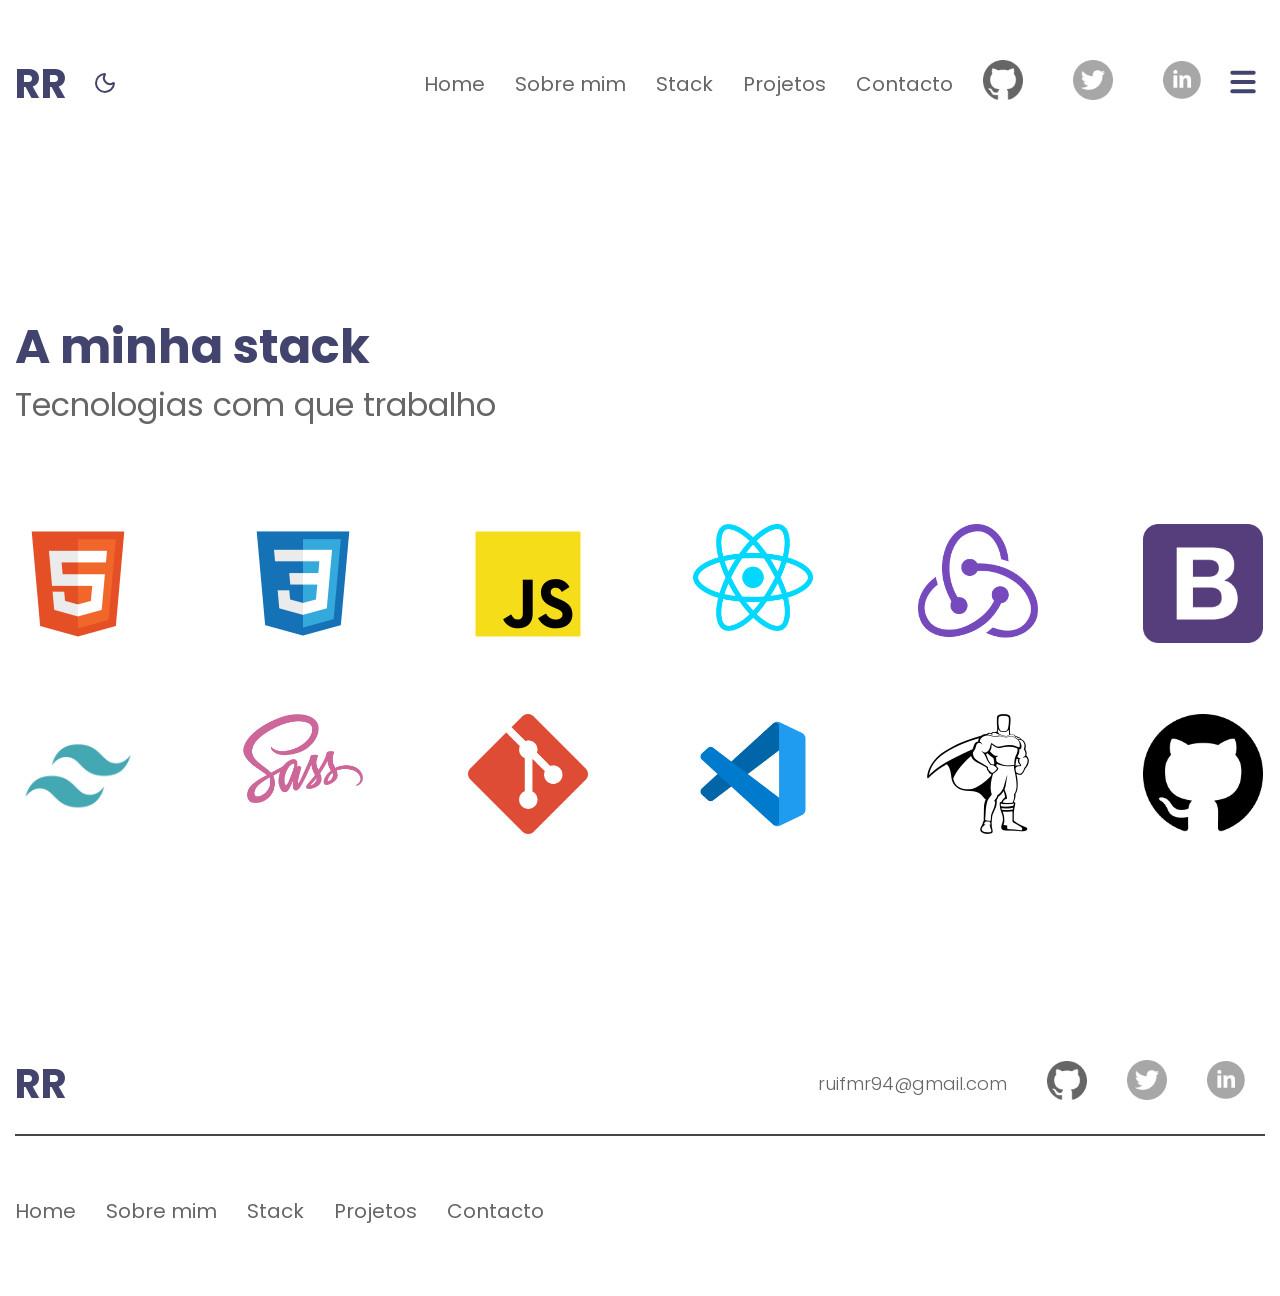
<file: src/stack.html>
<!DOCTYPE html>
<html lang="pt" data-theme="light">

<head>
    <title>Hello World</title>
    <meta charset="UTF-8" />
    <link rel="preconnect" href="https://fonts.googleapis.com">
    <link rel="preconnect" href="https://fonts.gstatic.com" crossorigin>
    <link
        href="https://fonts.googleapis.com/css2?family=Poppins:ital,wght@0,100;0,200;0,300;0,400;0,500;0,600;0,700;0,800;0,900;1,100;1,200;1,300;1,400;1,500;1,600;1,700;1,800;1,900&family=Roboto:ital,wght@0,100..900;1,100..900&display=swap"
        rel="stylesheet">
    <link rel="stylesheet" href="css/main.css" />
    <meta name="viewport" content="width=device-width, initial-scale=1.0" />
</head>

<body class="stack-page">
    <div class="container">
        <header class="primaryHeader">
            <div class="columnLeft">
                <a href="index.html">RR</a>
                <button id="toggleDarkMode" onclick="toggleDarkMode()">
                    <svg xmlns="http://www.w3.org/2000/svg" width="24" height="24" viewBox="0 0 24 24" fill="none"
                        stroke="currentColor" stroke-width="2" stroke-linecap="round" stroke-linejoin="round"
                        class="lucide lucide-moon-icon lucide-moon">
                        <path
                            d="M20.985 12.486a9 9 0 1 1-9.473-9.472c.405-.022.617.46.402.803a6 6 0 0 0 8.268 8.268c.344-.215.825-.004.803.401" />
                    </svg>
                </button>
            </div>
            <div class="columnRight">
                <nav>
                    <ul>
                        <li>
                            <a href="index.html">Home</a>
                        </li>
                        <li>
                            <a href="about.html">Sobre mim</a>
                        </li>
                        <li>
                            <a href="stack.html">Stack</a>
                        </li>
                        <li>
                            <a href="projects.html">Projetos</a>
                        </li>
                        <li>
                            <a href="contact.html">Contacto</a>
                        </li>
                        <li>
                            <a href="https://github.com/ruiribeiroo" target="_blank">
                                <img src="assets/images/logos_github.png" alt="icon github" width="30" height="30" />
                            </a>
                        </li>
                        <li>
                            <a href="https://x.com/ruiribeirooo" target="_blank">
                                <img src="assets/images/icon-twitter.png" alt="icon twitter" width="30" height="30" />
                            </a>
                        </li>
                        <li>
                            <a href="https://www.linkedin.com/in/rui-ribeiro-93a347181/" target="_blank">
                                <img src="assets/images/icon-linkedin.png" alt="icon linkedin" width="30" height="30" />
                            </a>
                        </li>
                    </ul>
                </nav>
            </div>
            <div class="menuMobileWrapper">
                <button onclick="openMenuMobile()" class="btnOpenMenuMobile">
                    <svg width="32" height="32" viewBox="0 0 32 32" fill="none" xmlns="http://www.w3.org/2000/svg">
                        <path d="M5.33337 6.66667H26.6667" stroke="white" stroke-width="4" stroke-linecap="round"
                            stroke-linejoin="round" />
                        <path d="M5.33337 16H26.6667" stroke="white" stroke-width="4" stroke-linecap="round"
                            stroke-linejoin="round" />
                        <path d="M5.33337 25.3333H26.6667" stroke="white" stroke-width="4" stroke-linecap="round"
                            stroke-linejoin="round" />
                    </svg>
                </button>
                <div class="drawerMenu">
                    <div>
                        <button onclick="closeMenuMobile()" class="btnCloseMenuMobile">
                            <svg width="37" height="37" viewBox="0 0 37 37" fill="none"
                                xmlns="http://www.w3.org/2000/svg">
                                <path
                                    d="M29.2917 4.625H7.70833C6.00546 4.625 4.625 6.00546 4.625 7.70833V29.2917C4.625 30.9945 6.00546 32.375 7.70833 32.375H29.2917C30.9945 32.375 32.375 30.9945 32.375 29.2917V7.70833C32.375 6.00546 30.9945 4.625 29.2917 4.625Z"
                                    stroke="#42446E" stroke-width="3" stroke-linecap="round" stroke-linejoin="round" />
                                <path d="M23.125 4.625V32.375" stroke="#42446E" stroke-width="3" stroke-linecap="round"
                                    stroke-linejoin="round" />
                                <path d="M12.3334 13.875L16.9584 18.5L12.3334 23.125" stroke="#42446E" stroke-width="3"
                                    stroke-linecap="round" stroke-linejoin="round" />
                            </svg>
                        </button>
                        <nav>
                            <ul>
                                <li>
                                    <a href="index.html">Home</a>
                                </li>
                                <li>
                                    <a href="about.html">Sobre mim</a>
                                </li>
                                <li>
                                    <a href="stack.html">Stack</a>
                                </li>
                                <li>
                                    <a href="projects.html">Projetos</a>
                                </li>
                                <li>
                                    <a href="contact.html">Contacto</a>
                                </li>
                            </ul>
                        </nav>
                    </div>
                    <div class="footerWrapper">
                        <div class="mainFooter">
                            <div class="mainFooterColumn left">
                                <h2>RR</h2>
                            </div>
                            <div class="mainFooterColumn right">
                                <div>
                                    <a href="mailto:">ruifmr94@gmail.com</a>
                                </div>
                                <div>
                                    <ul>
                                        <li>
                                            <a href="https://github.com/FilipeCovas" target="_blank">
                                                <img src="assets/images/logos_github.png" alt="icon github" width="30"
                                                    height="30" />
                                            </a>
                                        </li>
                                        <li>
                                            <a href="https://x.com/ruiribeirooo" target="_blank">
                                                <img src="assets/images/icon-twitter.png" alt="icon twitter" width="30"
                                                    height="30" />
                                            </a>
                                        </li>
                                        <li>
                                            <a href="https://www.linkedin.com/in/rui-ribeiro-93a347181/"
                                                target="_blank">
                                                <img src="assets/images/icon-linkedin.png" alt="icon linkedin"
                                                    width="30" height="30" />
                                            </a>
                                        </li>
                                    </ul>
                                </div>
                            </div>
                        </div>
                        </footer>
                    </div>
                </div>
            </div>
        </header>
        <main>
            <!--CONTEÚDO-->
            <section class="sectionStack">
                <header>
                    <h2>A minha stack</h2>
                    <h3>Tecnologias com que trabalho</h3>
                </header>
                <div class="stackImagesContainer">
                    <img src="assets/images/vscode-icons_file-type-html.png" alt="html" width="120" />
                    <img src="assets/images/vscode-icons_file-type-css.png" alt="css" width="120" />
                    <img src="assets/images/vscode-icons_file-type-js-official.png" alt="javascript" width="120" />
                    <img src="assets/images/logos_react.png" alt="react" width="120" />
                    <img src="assets/images/electron.png" alt="electron" width="120" />
                    <img src="assets/images/logos_bootstrap.png" alt="bootstrap" width="120" />
                    <img src="assets/images/vscode-icons_file-type-tailwind.png" alt="tailwind" width="120" />
                    <img src="assets/images/logos_sass.png" alt="sass" width="120" />
                    <img src="assets/images/logos_git-icon.png" alt="git" width="120" />
                    <img src="assets/images/vscode-icons_file-type-vscode.png" alt="vscode" width="120" />
                    <img src="assets/images/cib_greensock (1).png" alt="greensock" width="120" class="imageDark" />
                    <img src="assets/images/cib_greensock_black.png" alt="greensock" width="120" class="imageLight" />
                    <img src="assets/images/akar-icons_github-fill (1).png" alt="github" width="120"
                        class="imageDark" />
                    <img src="assets/images/akar-icons_github-fill_black.png" alt="github" width="120"
                        class="imageLight" />
                </div>
            </section>
            <footer class="footerWrapper">
                <div class="mainFooter">
                    <div class="mainFooterColumn left">
                        <h2>RR</h2>
                    </div>
                    <div class="mainFooterColumn right">
                        <div>
                            <a href="mailto:">ruifmr94@gmail.com</a>
                        </div>
                        <div>
                            <ul>
                                <li>
                                    <a href="https://github.com/FilipeCovas" target="_blank">
                                        <img src="assets/images/logos_github.png" alt="icon github" width="30"
                                            height="30" />
                                    </a>
                                </li>
                                <li>
                                    <a href="https://x.com/ruiribeirooo" target="_blank">
                                        <img src="assets/images/icon-twitter.png" alt="icon twitter" width="30"
                                            height="30" />
                                    </a>
                                </li>
                                <li>
                                    <a href="https://www.linkedin.com/in/rui-ribeiro-93a347181/" target="_blank">
                                        <img src="assets/images/icon-linkedin.png" alt="icon linkedin" width="30"
                                            height="30" />
                                    </a>
                                </li>
                            </ul>
                        </div>
                    </div>
                </div>
                <div class="miniFooter">
                    <nav>
                        <ul>
                            <li>
                                <a href="index.html">Home</a>
                            </li>
                            <li>
                                <a href="about.html">Sobre mim</a>
                            </li>
                            <li>
                                <a href="stack.html">Stack</a>
                            </li>
                            <li>
                                <a href="projects.html">Projetos</a>
                            </li>
                            <li>
                                <a href="contact.html">Contacto</a>
                            </li>
                        </ul>
                    </nav>
                </div>

            </footer>
        </main>
    </div>
    <script src="js/main.js"></script>
</body>

</html>
</file>
<file: assets/css/main.css>
/*
* MAIN
* - CSS principal do projeto
*/

@import url("_variables.css");

html {
  font-size: 62.5%;
  font-family: "Poppins", sans-serif;
}

body {
  background-color: var(--background);
  color: #fff;
}

/*
*
* TIPOGRAFIA
*
*/

h1,
h2 {
  font-weight: var(--fontWeightBold);
}

h1 {
  color: var(--colorH1);
  font-size: 5.8rem;
}

h2 {
  color: var(--colorH2);
  font-size: 4.8rem;
}

h3 {
  color: var(--colorH3);
  font-weight: var(--fontWeightRegular);
  font-size: 3.2rem;
}

h4 {
  color: var(--colorH4);
  font-weight: var(--fontWeightMedium);
  font-size: 2.8rem;
}

p {
  color: var(--colorP);
  font-weight: var(--fontWeightLight);
  font-size: 1.8rem;
}

small{
  color: var(--colorP);
  font-weight: var(--fontWeightLight);
  font-size: 1.4rem;
}

strong{
  color: var(--colorP);
  font-weight: var(--fontWeightRegular);
  font-size: 1.6rem;
}

section{
  margin: 200px 0;
}

.primaryHeader {
  display: flex;
  justify-content: space-between;
  align-items: center;
}

.primaryHeader .columnLeft {
  width: 20%;
  display: flex;
  justify-content: flex-start;
  align-items: center;
  gap: 20px;
}

.primaryHeader .columnLeft button{
    background-color: transparent;
    border: none;
    cursor: pointer;
}

.primaryHeader .columnLeft button svg {
    stroke: var(--colorText);
}

.primaryHeader .columnRight {
  width: 80%;
}

.primaryHeader .columnLeft h2 {
  font-size: 4rem;
  font-weight: var(--fontWeightBold);
}

.primaryHeader .columnRight nav ul {
  display: flex;
  justify-content: flex-end;
  align-items: center;
  gap: 30px;
}

.primaryHeader .columnRight nav ul li a {
  font-size: 2rem;
  color: var(--colorPrimaryMenu);
  text-decoration: none;
}

.primaryHeader .columnRight nav ul {
  list-style: none;
}

.container {
  width: 1280px;
  margin: 0 auto;
}

/*
*
* SECTION BANNER
*
*/

.sectionBanner{
  display: flex;
  justify-content: space-between;
  align-items: center;
  width: 1200;
  margin-left: auto;
  margin-right: auto;
}

.sectionBanner .columnLeft h1{
  font-size: 5.8rem;
  line-height: 7rem;
}

.sectionBanner .columnLeft h1 span{
  background: var(--primaryGradient);
  background-clip: text;
  -webkit-text-fill-color: transparent;
}

.sectionBanner .columnRight img{
  width: calc(100% - 20px);
  height: calc(100% - 20px);
  border-radius: 100%;
}

.sectionBanner .columnRight{
  position: relative;
  border-radius: 100%;
  overflow: hidden;
  display: flex;
  justify-content: center;
  align-items: center;
  width: 349px;
  height: 349px;
}

.sectionBanner .columnRight::before{
  content: "";
  width: 100%;
  height: 100%;
  background: var(--primaryGradient);
  left: 0;
  top: 0;
  position: absolute;
  z-index: -1;
  transform: rotate(-90deg);
}


/*
*
* SECTION STACK
*
*/

.sectionStack header{
  text-align: center;
}

.sectionStack header h2{
  margin-bottom: 10px;
}

.sectionStack header h3{
  margin-top: 0;
}

.sectionStack .stackImagesContainer{
  display: flex;
  justify-content: space-around;
  align-items: flex-start;
  column-gap: 100px;
  row-gap: 70px;
  flex-wrap: wrap;
  margin-top: 100px;
  
  margin: 100px auto 0 auto;
}

.imageLight, 
.imageDark{
  display: none;
}

html[data-theme="light"] .imageLight{
  display: inline-block !important;
}

html[data-theme="dark"] .imageDark{
  display: inline-block !important;
}


/*
*
* SECTION PROJECTS
*
*/

.sectionProjects header{
  text-align: center;
}

.sectionProjects header h2{
  margin-bottom: 10px;
}

.sectionProjects header h3{
  margin-top: 0;
}

.sectionProjects .projectsContainer{
  display: flex;
  justify-content: flex-start;
  align-items: flex-start;
  column-gap: 40px;
  row-gap: 60px;
  flex-wrap: wrap;
  margin-top: 100px;
}

.projectBox{
  max-width: 375px;
  width: 100%;
  border-radius: 20px;
  overflow: hidden;
  box-shadow: rgba(000, 000, 000, 0.2) 0px 8px 24px;
  background-color: var(--backgroundProjectBox);
}
 
.projectContent {
  padding: 30px;
}

.projectContent h4{
  margin: 0;
  line-height: 2.8rem;
}

.projectActions{
  display: flex;
  justify-content: space-between;
  align-items: center;
  width: 100%;
  margin-top: 20px;
}

.projectActions .linkWithIcon{
  display: flex;
  align-items: center;
  gap: 10px;
}

.projectActions .linkWithIcon a{
  color: var(--colorAnchor);
  text-decoration: underline;
  font-size: 1.6rem;
}

.projectActions .linkWithIcon:first-child svg path{
  stroke: var(--colorAnchor);
}

.projectActions .linkWithIcon:last-child svg path{
  fill: var(--colorAnchor);
}

/*
footerWrapper
mainFooter
mainFooterColumn*/

/*
*
* FOOTER
*
*/

.footerWrapper .mainFooter{
  display: flex;
  justify-content: space-between;
  align-items: center;
  border-bottom: 2px solid var(--grey03);
  height: 100px;
}

.footerWrapper .mainFooter .mainFooterColumn{
  display: flex;
  align-items: center;
}

.footerWrapper .mainFooter .mainFooterColumn.left{
  justify-content: flex-start;
}

.footerWrapper .mainFooter .mainFooterColumn.right{
  justify-content: flex-end;
}


/*
*
* MAIN FOOTER
*
*/

.mainFooterColumn.right ul{
  list-style: none;
  display: flex;
  justify-content: center;
  align-items: center;
  gap: 20px;
}

.mainFooterColumn.right a {
  color: var(--colorP);
  font-weight: var(--fontWeightLight);
  font-size: 1.8rem;
  text-decoration: none;
}


/*
*
* MINI FOOTER
*
*/

.miniFooter{
  padding: 60px 0;
}

.miniFooter nav ul {
  display: flex;
  justify-content: flex-start;
  align-items: center;
  gap: 30px;
  padding-left: 0;
  margin-top: 0;
}

.miniFooter nav ul li a {
  font-size: 2rem;
  color: var(--colorPrimaryMenu);
  text-decoration: none;
}

.miniFooter nav ul {
  list-style: none;
}

/*
*
*PAGES
*
*/

.about-page section{
  width: 100%;
  max-width: 700px;
  margin: 30px 0;
}

.about-page section header h2{
  margin-bottom: 10px;
}

.about-page section.sectionAbout h1{
  font-size: 4.2rem;
}

/*expList
expListitem
expFirstLine
expSecondLine*/

.about-page .expList {
  color: var(--colorP);
  list-style: none;
  padding-left: 0;
  margin: 0;
}

.about-page .expList .expListItem {
  padding-bottom: 20px;
  border-bottom: 2px solid var(--colorBorder);
}

.about-page .expList .expFirstLine {
  display: flex;
  justify-content: space-between;
  align-items: center;
}

.about-page .expList .expFirstLine h3{
  font-size: 2rem;
  font-family: var(--fontWeightRegular);
}

.about-page .expBadge{
  background-color: var(--green02);
  color: var(--green01);
  padding: 7px 15px;
  border-radius: 100px;
  cursor: default;
  font-size: 0.9rem;
  font-weight: var(--fontWeightMedium);
}

.about-page .expList .expSecondLine{
  display: flex;
  justify-content: space-between;
  align-items: center;
}

.about-page .expList .expSecondLine > div{
  display: flex;
  align-items: center;
  gap: 5px;
}

.about-page .expList .expSecondLine{
  font-size: 1.2rem;
  font-weight: var(--fontWeightMedium);
  color: var(--colorP);
}

.stack-page .sectionStack header{
  text-align: left;
}

.projects-page .sectionProjects header{
  text-align: left;
}

.contact-page .sectionContact{
  margin: 200px 0;
  text-align: center;
}

.contact-page .sectionContact h1{
  margin-bottom:  0;
}

.contact-page .sectionContact .contentEmail {
  background: var(--primaryGradient);
  background-clip: text;
  -webkit-text-fill-color: transparent;
  font-size: 5.8rem;
  font-weight: var(--fontWeightBold);
}
</file>
<file: src/css/main.css>
/*
* MAIN
* - CSS principal do projeto
*/

@import url("_variables.css");

html {
  font-size: 62.5%;
  font-family: "Poppins", sans-serif;
}

body {
  background-color: var(--background);
  color: #fff;
  margin: 0;
}

/*
*
* TIPOGRAFIA
*
*/
h1,
h2,
h3,
h4 {
  margin: 0;
  line-height: 1.2;
}

h1,
h2 {
  font-weight: var(--fontWeightBold);
}

h1 {
  color: var(--colorH1);
  font-size: 5.8rem;
}

h2 {
  color: var(--colorH2);
  font-size: 2.4rem;
}

h3 {
  color: var(--colorH3);
  font-weight: var(--fontWeightRegular);
  font-size: 2rem;
}

h4 {
  color: var(--colorH4);
  font-weight: var(--fontWeightMedium);
  font-size: 2.8rem;
}

p {
  color: var(--colorP);
  font-weight: var(--fontWeightLight);
  font-size: 1.8rem;
}

small {
  color: var(--colorP);
  font-weight: var(--fontWeightLight);
  font-size: 1.4rem;
}

strong {
  color: var(--colorP);
  font-weight: var(--fontWeightRegular);
  font-size: 1.6rem;
}

section {
  margin: 100px 0;
}


/*MOBILE*/
.primaryHeader .columnRight>nav {
  display: none;
}

.primaryHeader .columnLeft {
  width: 20%;
  display: flex;
  justify-content: flex-start;
  align-items: center;
  gap: 20px;
}

.primaryHeader .columnLeft button {
  background-color: transparent;
  border: none;
  cursor: pointer;
}

.primaryHeader .columnLeft button svg {
  stroke: var(--colorText);
}

.primaryHeader .columnLeft a {
  font-size: 4rem;
  font-weight: var(--fontWeightBold);
  color: var(--colorText);
  text-decoration: none;
}

.primaryHeader {
  display: flex;
  justify-content: space-between;
  align-items: center;
  margin-top: 10px;
}

.btnOpenMenuMobile,
.btnCloseMenuMobile {
  background-color: transparent;
  border: none;
  cursor: pointer;
}

.btnOpenMenuMobile svg path,
.btnCloseMenuMobile svg path {
  stroke: var(--colorbtnOpenMenuMobile);
  padding: 0;
}

/*
*
* SECTION BANNER MOBILE
*
*/

.sectionBanner {
  display: flex;
  justify-content: space-between;
  align-items: center;
  width: 100%;
  max-width: 1200px;
  margin-left: auto;
  margin-right: auto;
  gap: 30px;
}

.sectionBanner .columnLeft {
  min-width: 50%;
}


.sectionBanner .columnLeft h1 {
  font-size: clamp(2rem, 5vw, 5.8rem);
  line-height: clamp(2.5rem, 5vw, 6.5rem);
}

.sectionBanner .columnLeft h1 span {
  background: var(--primaryGradient);
  background-clip: text;
  -webkit-text-fill-color: transparent;
}

.sectionBanner .columnRight img {
  width: calc(100% - 10px);
  height: calc(100% - 10px);
  border-radius: 100%;
}

.sectionBanner .columnRight {
  position: relative;
  border-radius: 100%;
  overflow: hidden;
  display: flex;
  justify-content: center;
  align-items: center;
  max-width: 349px;
  max-height: 349px;
  width: 100%;
  height: 100%;
  aspect-ratio: 1 / 1;
}

.sectionBanner .columnRight::before {
  content: "";
  width: 100%;
  height: 100%;
  background: var(--primaryGradient);
  left: 0;
  top: 0;
  position: absolute;
  z-index: -1;
  transform: rotate(-90deg);
}

.container {
  width: calc(100% - 30px);
  max-width: 1280px;
  margin: 0 auto;
  padding: 0 15px;
}

.sectionStack header {
  text-align: left;
}

.sectionStack header h2 {
  margin-bottom: 10px;
}

.sectionStack header h3 {
  margin-top: 0;
}

.sectionStack .stackImagesContainer {
  display: flex;
  justify-content: space-around;
  align-items: flex-start;
  column-gap: 50px;
  row-gap: 70px;
  flex-wrap: wrap;
  margin-top: 100px;
  margin: 50px auto 0 auto;
}

.sectionStack .stackImagesContainer img {
  width: 60px;
}

/*
*
* SECTION PROJECTS MOBILE
*
*/

.sectionProjects header {
  text-align: left;
}

.sectionProjects header h2 {
  margin-bottom: 10px;
}

.sectionProjects header h3 {
  margin-top: 0;
}

.sectionProjects .projectsContainer {
  display: flex;
  justify-content: flex-start;
  align-items: flex-start;
  gap: 30px;
  flex-wrap: wrap;
  margin-top: 50px;
}

.projectBox {
  width: 100%;
  border-radius: 20px;
  overflow: hidden;
  box-shadow: rgba(000, 000, 000, 0.2) 0px 8px 24px;
  background-color: var(--backgroundProjectBox);
}

.projectBox header img {
  width: 100%;
}

.projectContent {
  padding: 30px;
}

.projectContent h4 {
  display: -webkit-box;
  -webkit-line-clamp: 2;
  /* propriedade padrão */
  line-clamp: 2;
  /* propriedade padrão */
  -webkit-box-orient: vertical;
  overflow: hidden;
  margin: 0;
  line-height: 2.8rem;
}

.projectContent p {
  display: -webkit-box;
  -webkit-line-clamp: 5;
  /* propriedade padrão */
  line-clamp: 5;
  /* propriedade padrão */
  -webkit-box-orient: vertical;
  overflow: hidden;
}

.projectActions {
  display: flex;
  justify-content: space-between;
  align-items: center;
  flex-wrap: wrap;
  width: 100%;
  margin-top: 20px;
  gap: 10px;
}

.projectActions .linkWithIcon {
  display: flex;
  align-items: center;
  gap: 10px;
}

.projectActions .linkWithIcon a {
  color: var(--colorAnchor);
  text-decoration: underline;
  font-size: 1.6rem;
}

.projectActions .linkWithIcon:first-child svg path {
  stroke: var(--colorAnchor);
}

.projectActions .linkWithIcon:last-child svg path {
  fill: var(--colorAnchor);
}

/*
*
* FOOTER MOBILE
*
*/

.footerWrapper .mainFooter {
  display: flex;
  justify-content: center;
  align-items: center;
  flex-wrap: wrap;
  border-top: 2px solid var(--colorBorder);
  border-bottom: none;
  gap: 10px;
  padding: 40px 0;
}

.footerWrapper .mainFooter .mainFooterColumn {
  display: flex;
  align-items: center;
  justify-content: center;
  flex-wrap: wrap;
  width: 100%;
  gap: 10px;
}

.footerWrapper .mainFooter .mainFooterColumn>div {
  width: 100%;
  text-align: center;
}

.footerWrapper .mainFooter .mainFooterColumn.left h2 {
  font-size: 4rem;
}

.footerWrapper .mainFooter .mainFooterColumn.left {
  justify-content: center;
}


/*
*
* MAIN FOOTER MOBILE
*
*/

.mainFooterColumn.right ul {
  list-style: none;
  display: flex;
  justify-content: center;
  align-items: center;
  gap: 20px;
  padding-left: 0;
}

.mainFooterColumn.right a {
  color: var(--colorP);
  font-weight: var(--fontWeightLight);
  font-size: 1.8rem;
  text-decoration: none;
}


/*
*
* MINI FOOTER MOBILE
*
*/

.miniFooter {
  display: none;
}

.viewMoreContainer {
  display: flex;
  justify-content: center;
  align-items: center;
  margin-top: 60px;
  margin-bottom: 100px;
}

.viewMoreContainer a {
  font-weight: var(--fontWeightBold);
  text-decoration: underline;
  font-size: 2.4rem;
  line-height: 2, 6rem;
  color: var(--grey05) !important;
}

/*
*
* MENU MOBILE
*
*/

.drawerMenu {
  right: -300px;
  top: 0;
  position: fixed;
  background-color: var(--background);
  width: 100%;
  max-width: calc(300px - 60px);
  height: calc(100vh - 60px);
  z-index: 100;
  padding: 30px;
  display: flex;
  transition: all 0.3s ease;
  visibility: hidden;
  justify-content: space-between;
  flex-direction: column;
  box-shadow: 0px 0px 25px 0px rgba(0, 0, 0, 0.5);
}

.drawerMenu.opened {
  right: 0;
  visibility: visible;
}


.drawerMenu nav ul li a {
  font-size: 2.4rem;
  line-height: 5rem;
  color: var(--colorPrimaryMenu);
  text-decoration: none;
  width: 100%;
  display: block;
  border-bottom: 2px solid var(--colorBorder);
}

.drawerMenu nav ul li:last-child a {
  border-bottom: none;
}

.drawerMenu nav ul {
  list-style: none;
  padding-left: 0;
}

/*
* START - MEDIA QUERIES FOR SECTON PROJECTS
*/
@media (min-width: 576px) {


  .projectBox {
    width: calc(50% - 20px);
  }

  .projectContent h4 {
    font-size: clamp(2rem, 3vw, 2.8rem);
  }

  .projectContent p {
    font-size: clamp(1.4rem, 5vw, 1.8rem);
  }

}

@media (min-width: 769px) {
  .projectBox {
    width: calc(33.333% - 20px);
  }

  .projectContent h4 {
    font-size: clamp(1.9rem, 2.5vw, 2.8rem);
  }

  .sectionProjects .projectsContainer {
    margin-top: 100px;
  }

  .sectionProjects header {
    text-align: center;
  }
}

/*
* END - MEDIA QUERIES FOR SECTON PROJECTS
*/


/*DESKTOP*/
@media (min-width: 769px) {

  /*
*
* ABOUT PAGE
*
*/

  .expList.secondList {
    border-bottom: 2px solid var(--colorBorder);
  }


  /*
*
* MENU MOBILE
*
*/

  .drawerMenu {
    display: none;
  }


  /*
*
* MAIN FOOTER DESKTOP
*
*/

  .footerWrapper .mainFooter {
    justify-content: space-between;
    border-bottom: 2px solid var(--colorBorder);
    border-top: none;
    height: 100px;
    gap: initial;
    padding: initial;
  }

  .footerWrapper .mainFooter .mainFooterColumn {
    flex-wrap: initial;
    width: initial;
    justify-content: space-between;
    gap: initial;
  }

  .footerWrapper .mainFooter .mainFooterColumn>div {
    width: initial;
    text-align: initial;
  }

  .mainFooterColumn.right ul {
    padding-left: 40px;
  }


  /*
*
* MINI FOOTER DESKTOP
*
*/

  .miniFooter {
    display: block;
    padding: 60px 0;
  }

  .miniFooter nav ul {
    display: flex;
    justify-content: flex-start;
    align-items: center;
    gap: 30px;
    padding-left: 0;
    margin-top: 0;
  }

  .miniFooter nav ul li a {
    font-size: 2rem;
    color: var(--colorPrimaryMenu);
    text-decoration: none;
  }

  .miniFooter nav ul {
    list-style: none;
  }

  /*
*
* TIPOGRAFIA DESKTOP
*
*/

  h1 {
    font-size: 5.8rem;
  }

  h2 {
    font-size: 4.8rem;
  }

  h3 {
    font-size: 3.2rem;
  }

  h4 {
    font-size: 2.8rem;
  }

  p {
    font-size: 1.8rem;
  }

  small {
    font-size: 1.4rem;
  }

  strong {
    font-size: 1.6rem;
  }

  section {
    margin: 200px 0;
  }

  .primaryHeader {
    margin-top: 50px;

  }

  .primaryHeader .columnRight .btnOpenMenuMobile {
    display: none;
  }


  .primaryHeader .columnRight {
    width: 80%;
  }

  .primaryHeader .columnRight nav {
    display: flex;
    justify-content: flex-end;
    align-items: flex-start;
  }

  .primaryHeader .columnRight nav ul {
    display: flex;
    justify-content: flex-end;
    align-items: center;
    gap: 30px;
  }

  .primaryHeader .columnRight nav ul li a {
    font-size: 2rem;
    color: var(--colorPrimaryMenu);
    text-decoration: none;
  }

  .primaryHeader .columnRight nav ul {
    list-style: none;
  }

  /*
*
* SECTION BANNER DESKTOP
*
*/

  img {
    width: calc(100% - 20px);
    height: calc(100% - 20px);
  }


  /*
*
* SECTION STACK DESKTOP
*
*/

  .sectionStack header {
    text-align: center;
  }

  .sectionStack .stackImagesContainer {
    column-gap: 100px;
    margin: 100px auto 0 auto;
  }

  .sectionStack .stackImagesContainer img {
    width: 120px;
  }

  .imageLight,
  .imageDark {
    display: none;
  }

  html[data-theme="light"] .imageLight {
    display: inline-block !important;
  }

  html[data-theme="dark"] .imageDark {
    display: inline-block !important;
  }


  /*
footerWrapper
mainFooter
mainFooterColumn*/


  /*
*
*PAGES
*
*/

  .about-page section {
    width: 100%;
    max-width: 700px;
    margin: 30px 0;
  }

  .about-page section header h2 {
    margin-bottom: 10px;
  }

  .about-page section.sectionAbout h1 {
    font-size: 4.2rem;
  }

  /*expList
expListitem
expFirstLine
expSecondLine*/

  .about-page .expList {
    color: var(--colorP);
    list-style: none;
    padding-left: 0;
    margin: 0;
  }

  .about-page .expList .expListItem {
    padding-bottom: 20px;
    border-bottom: 2px solid var(--colorBorder);
    margin-bottom: 30px;
  }

  .about-page .expList .expFirstLine {
    display: flex;
    justify-content: space-between;
    align-items: center;
    margin-bottom: 10px;
  }

  .about-page .expList .expFirstLine h3 {
    font-size: 2rem;
    font-family: var(--fontWeightRegular);
  }

  .about-page .expBadge {
    background-color: var(--green02);
    color: var(--green01);
    padding: 7px 15px;
    border-radius: 100px;
    cursor: default;
    font-size: 0.9rem;
    font-weight: var(--fontWeightMedium);
  }

  .about-page .expList .expSecondLine {
    display: flex;
    justify-content: space-between;
    align-items: center;
  }

  .about-page .expList .expSecondLine>div {
    display: flex;
    align-items: center;
    gap: 5px;
  }

  .about-page .expList .expSecondLine {
    font-size: 1.2rem;
    font-weight: var(--fontWeightMedium);
    color: var(--colorP);
  }

  .stack-page .sectionStack header {
    text-align: left;
  }

  .projects-page .sectionProjects header {
    text-align: left;
  }
}




.imageLight,
.imageDark {
  display: none;
}

html[data-theme="light"] .imageLight {
  display: inline-block !important;
}

html[data-theme="dark"] .imageDark {
  display: inline-block !important;
}

/*
footerWrapper
mainFooter
mainFooterColumn*/

/*
*
* FOOTER
*
*/



/*
*
* MAIN FOOTER
*
*/

.mainFooterColumn.right a {
  color: var(--colorP);
  font-weight: var(--fontWeightLight);
  font-size: 1.8rem;
  text-decoration: none;
}


/*
*
* MINI FOOTER
*
*/

.miniFooter {
  padding: 60px 0;
}

.miniFooter nav ul {
  display: flex;
  justify-content: flex-start;
  align-items: center;
  gap: 30px;
  padding-left: 0;
  margin-top: 0;
}

.miniFooter nav ul li a {
  font-size: 2rem;
  color: var(--colorPrimaryMenu);
  text-decoration: none;
}

.miniFooter nav ul {
  list-style: none;
}

/*
*
*PAGES
*
*/

.about-page section {
  width: 100%;
  max-width: 700px;
  margin: 30px 0;
}

.about-page section header h2 {
  margin-bottom: 10px;
}

.about-page section.sectionAbout h1 {
  font-size: 4.2rem;
}

/*expList
expListitem
expFirstLine
expSecondLine*/

.about-page .expList {
  color: var(--colorP);
  list-style: none;
  padding-left: 0;
  margin: 0;
}

.expList.secondList .expListItem {
  border-bottom: none;
}

.about-page .expList .expListItem {
  padding-bottom: 20px;
  margin-bottom: 30px;
}

.about-page .expList .expFirstLine {
  display: flex;
  justify-content: space-between;
  align-items: center;
}

.about-page .expList .expFirstLine h3 {
  font-size: 2rem;
  font-family: var(--fontWeightRegular);
}

.about-page .expBadge {
  background-color: var(--green02);
  color: var(--green01);
  padding: 7px 15px;
  border-radius: 100px;
  cursor: default;
  font-size: 0.9rem;
  font-weight: var(--fontWeightMedium);
}

.about-page .expList .expSecondLine {
  display: grid;
  justify-content: space-between;
  align-items: center;
}

.about-page .expList .expSecondLine>div {
  display: flex;
  align-items: center;
  gap: 5px;
}

.about-page .expList .expSecondLine {
  font-size: 1.2rem;
  font-weight: var(--fontWeightMedium);
  color: var(--colorP);
}

.projects-page .sectionProjects header {
  text-align: left;
}

.contact-page .sectionContact {
  margin: 200px 0;
  text-align: center;
}

.contact-page .sectionContact h1 {
  margin-bottom: 0;
  font-size: clamp(2.8rem, 5vw, 5.8rem);
}

.contact-page .sectionContact .contentEmail {
  background: var(--primaryGradient);
  background-clip: text;
  -webkit-text-fill-color: transparent;
  font-size: clamp(2.8rem, 5vw, 5.8rem);
  font-weight: var(--fontWeightBold);
}
</file>
